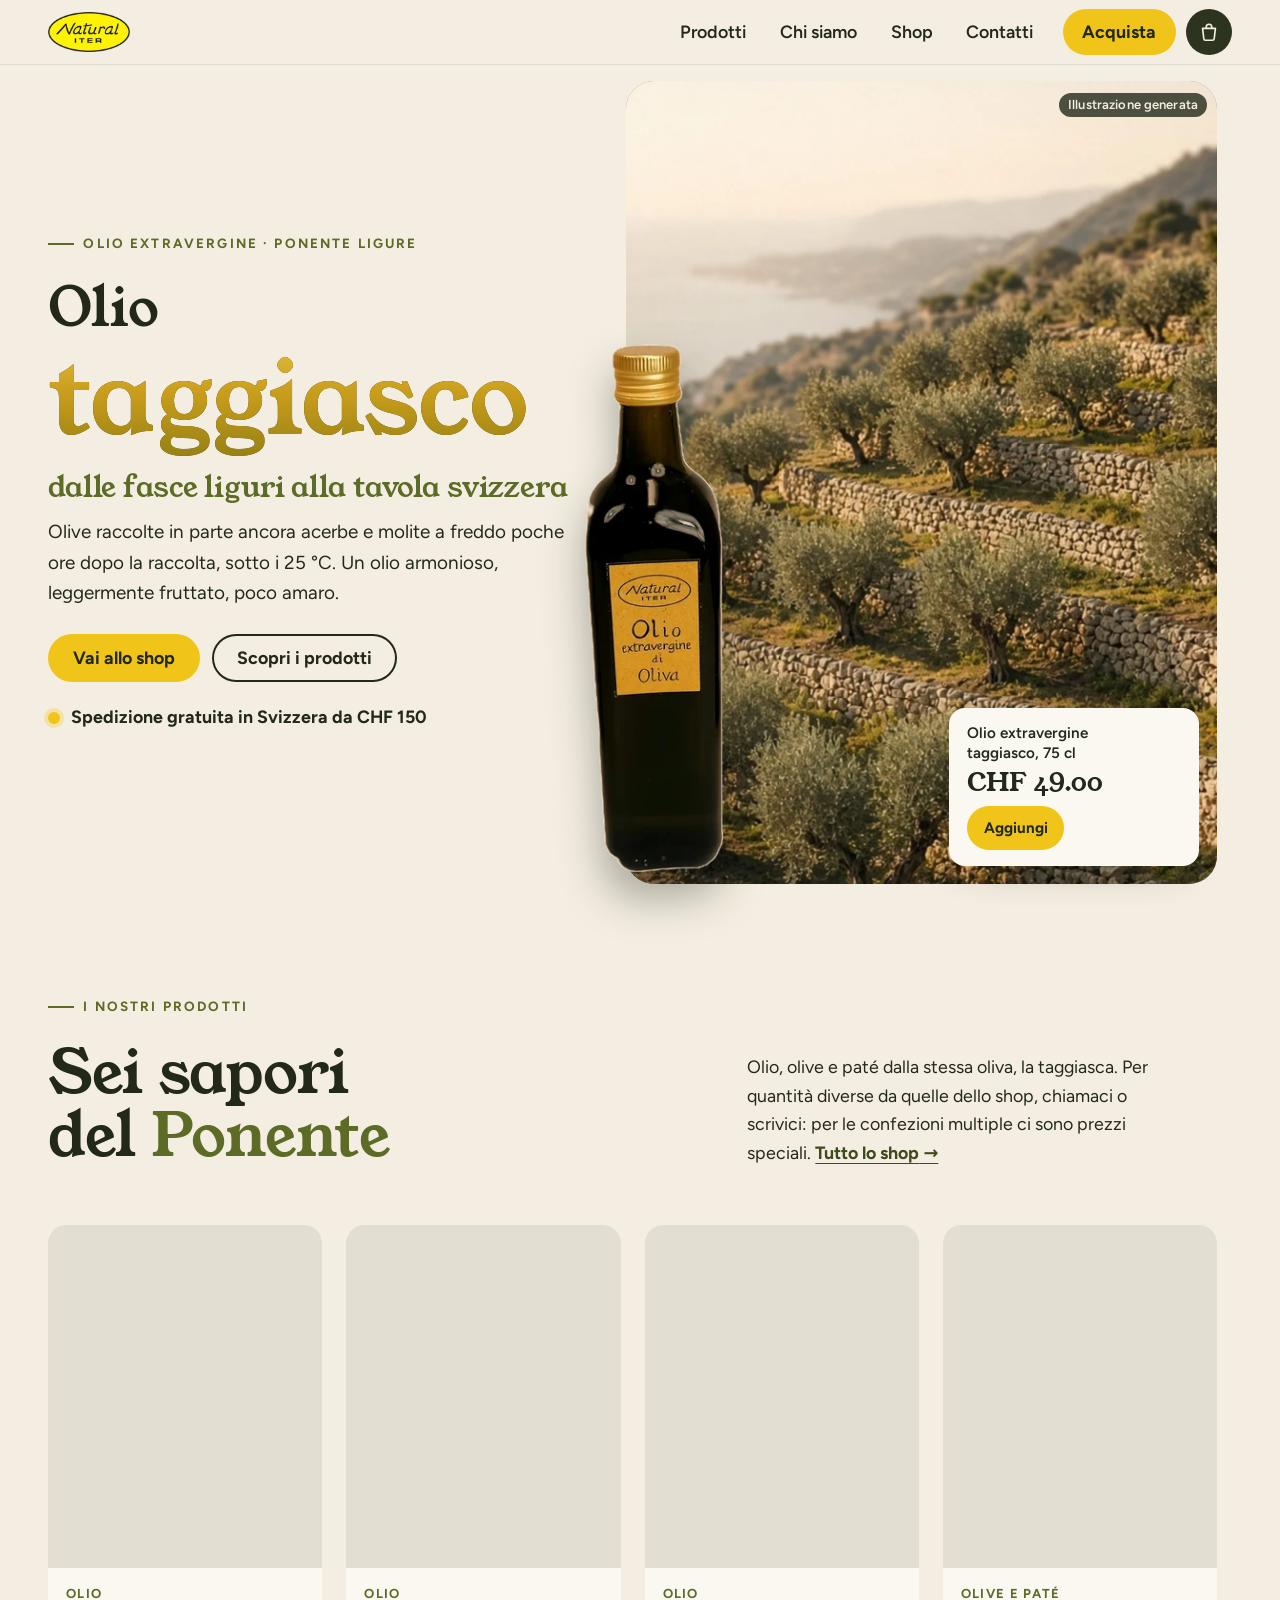
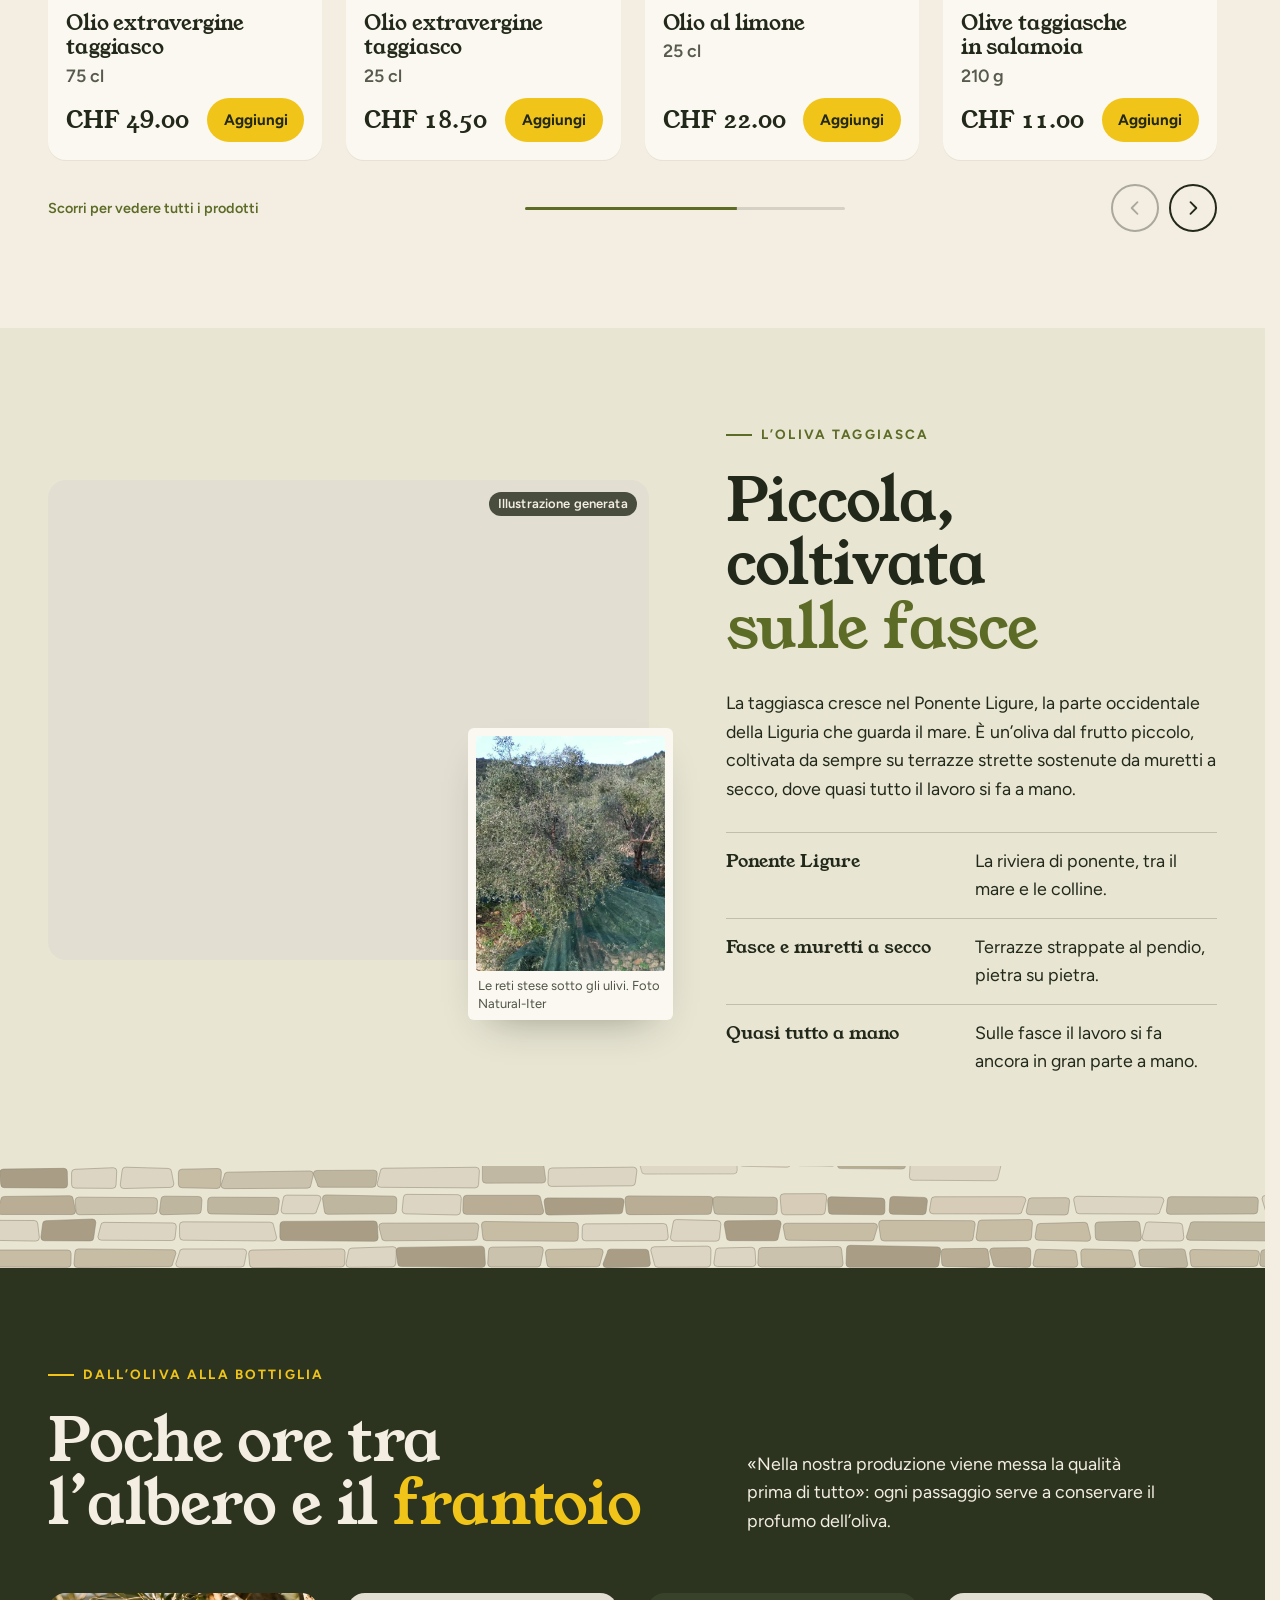
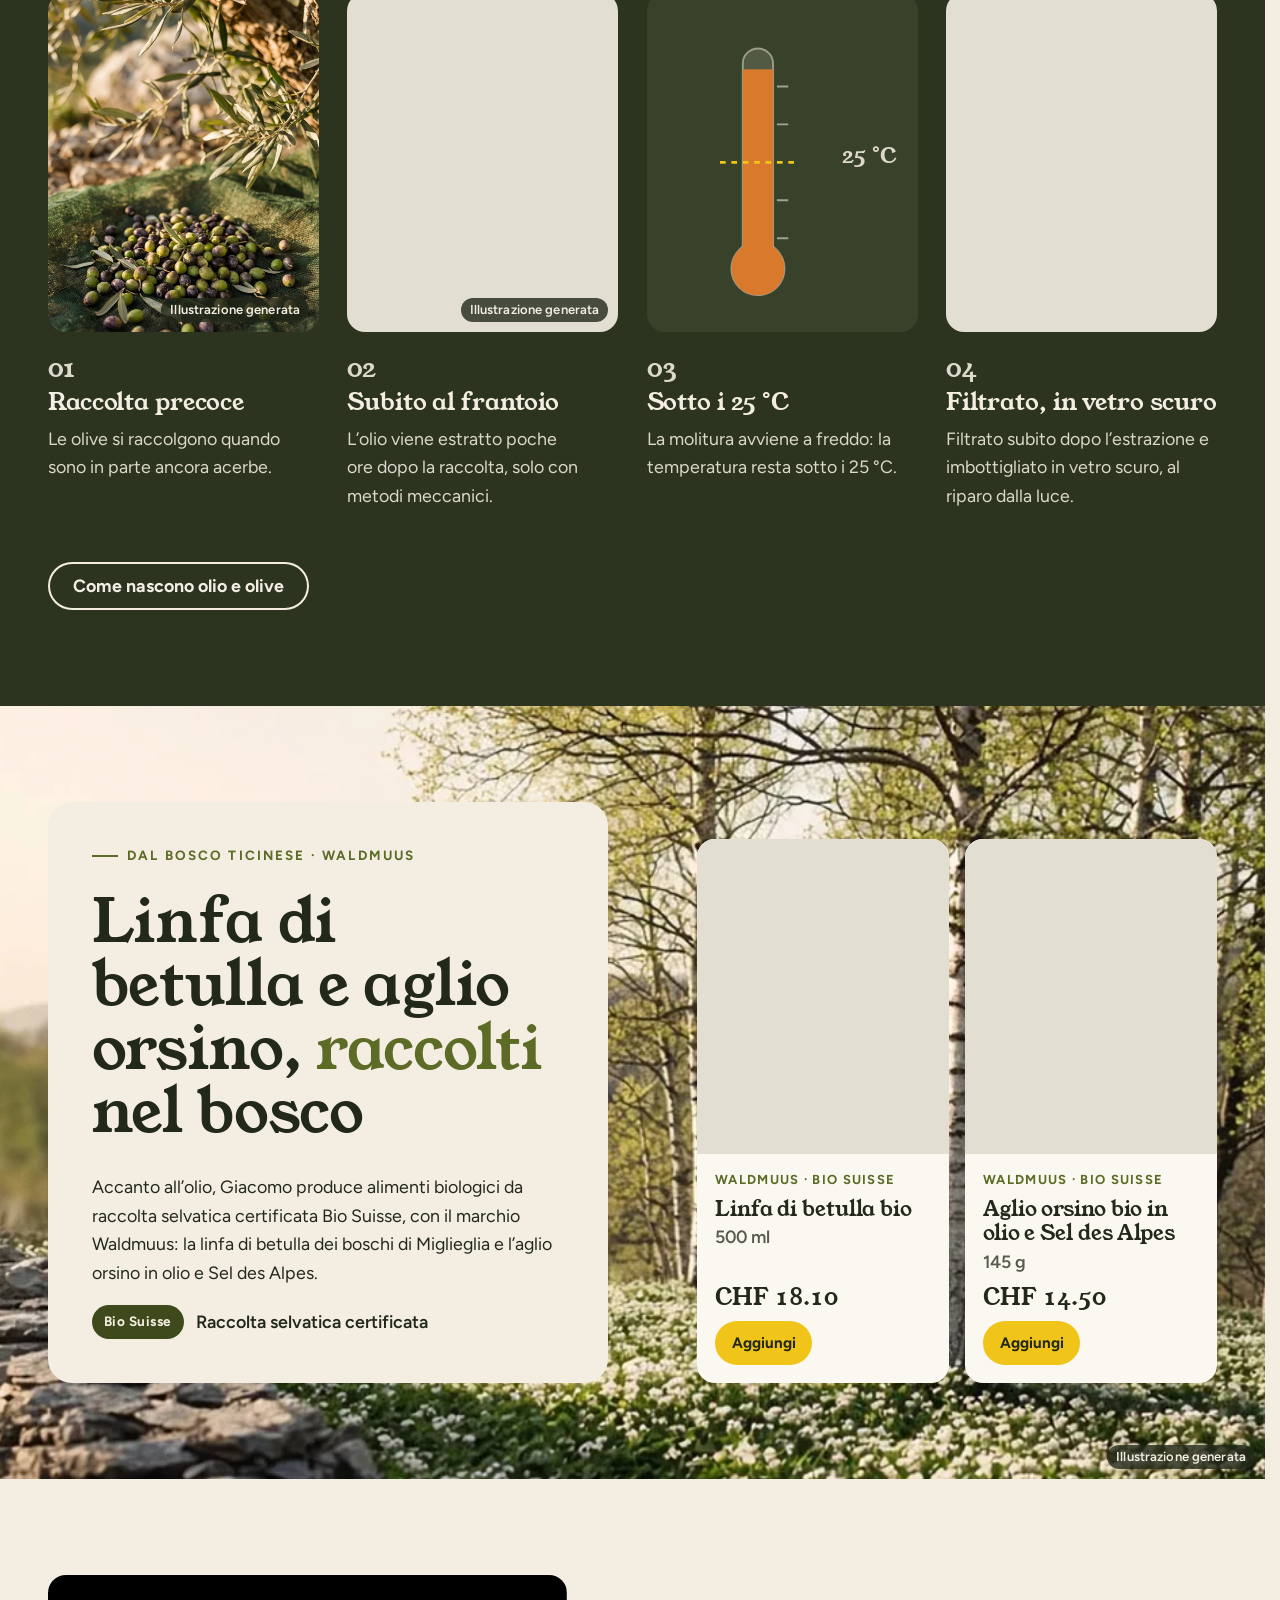
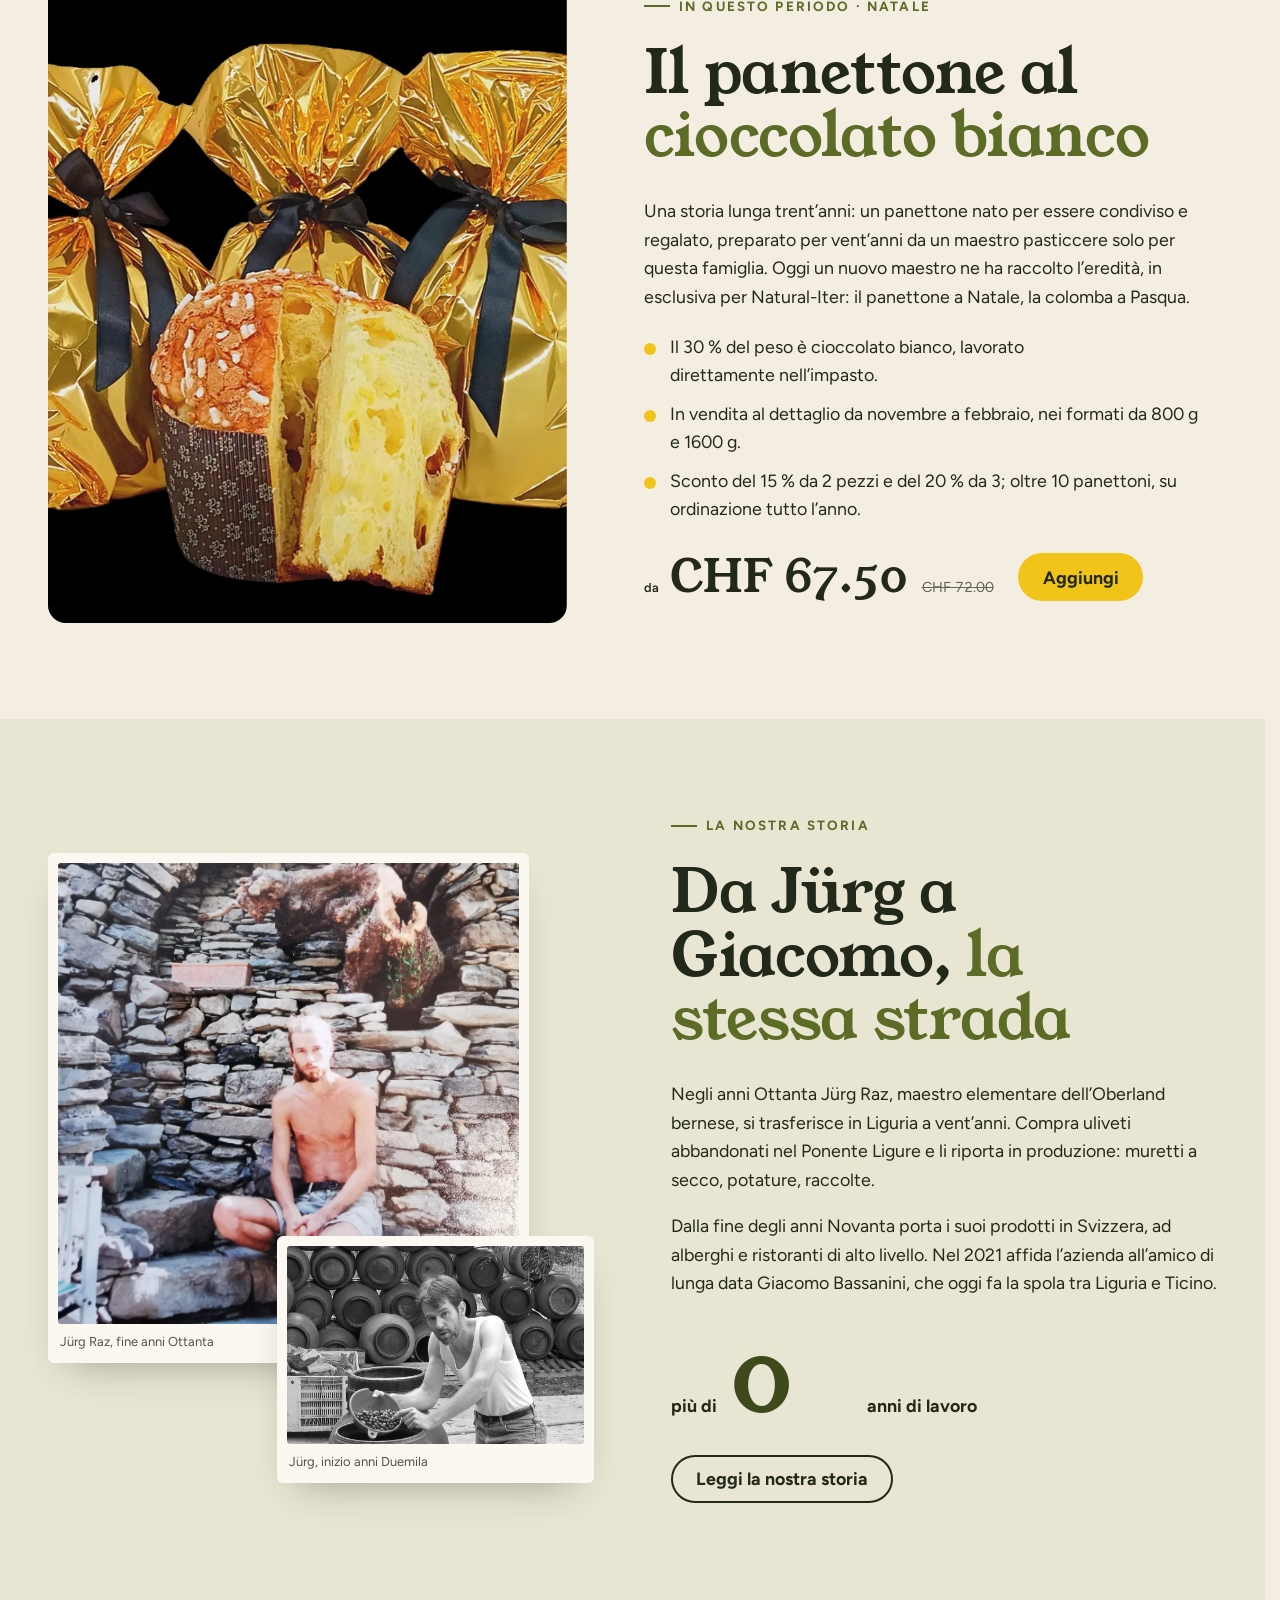
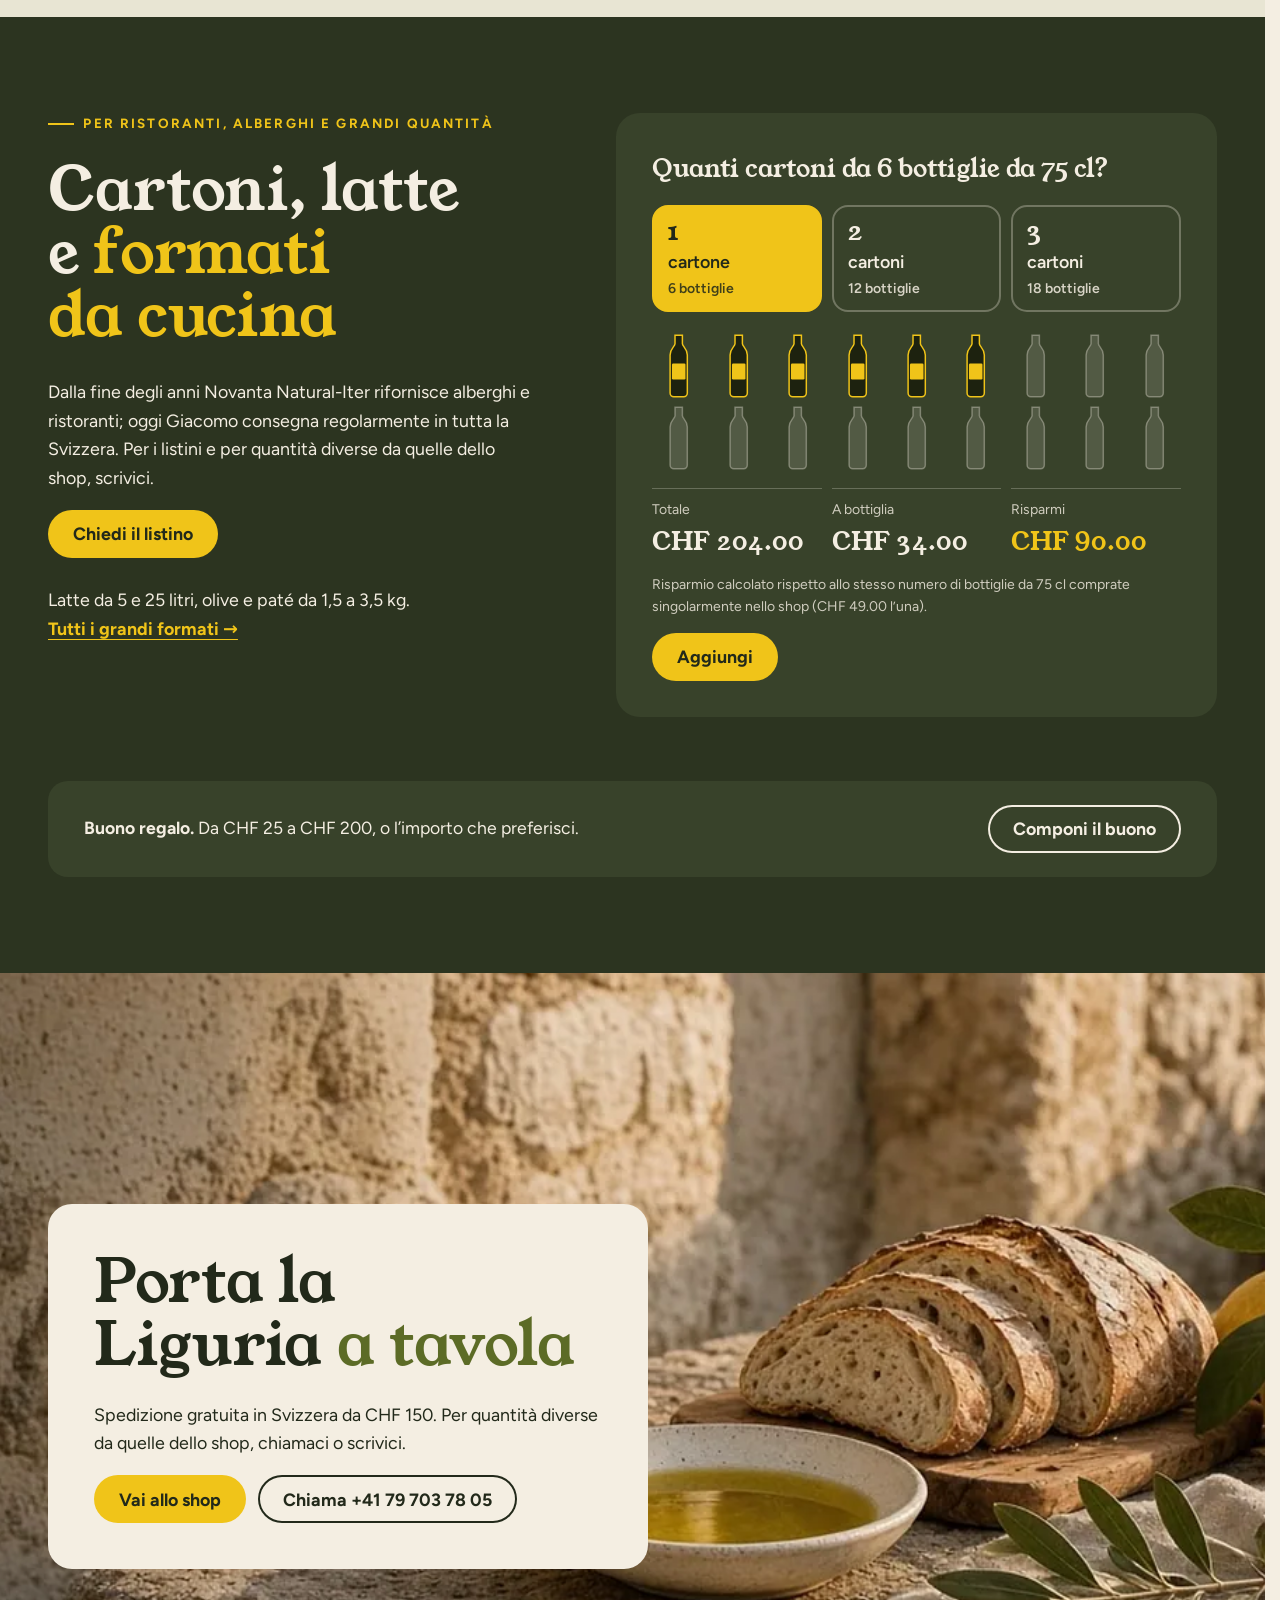
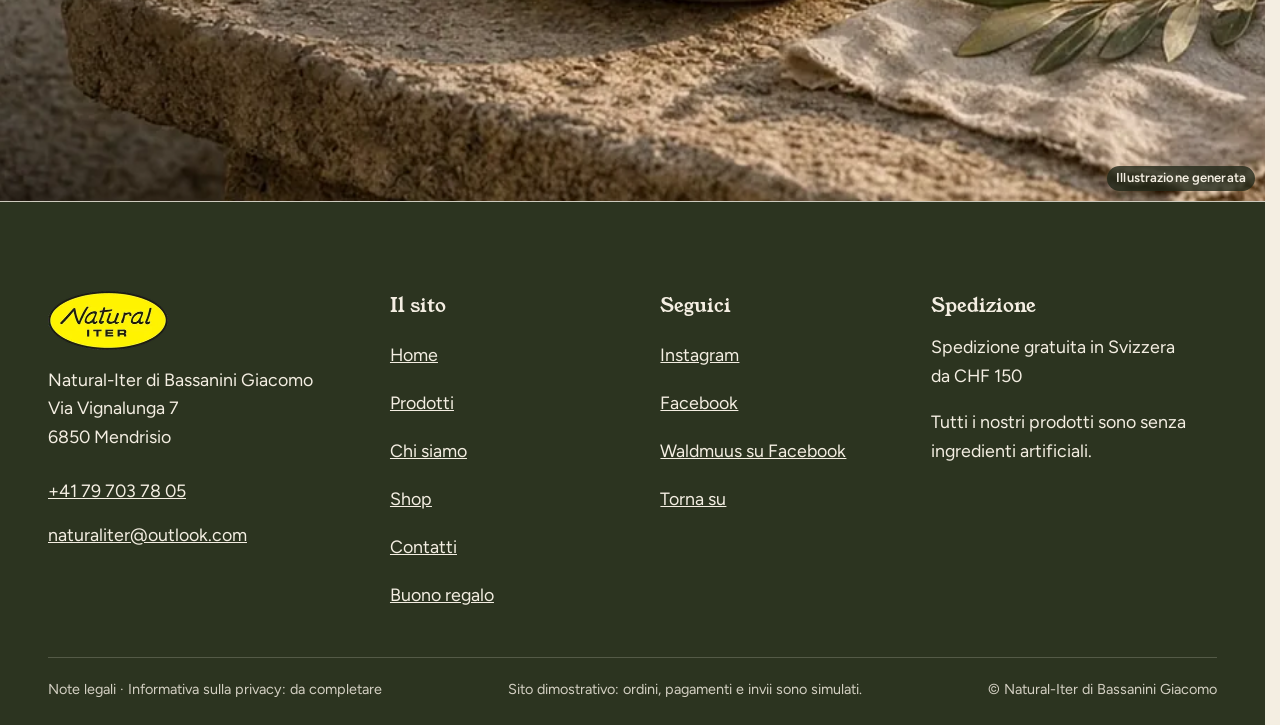
<file: index.html>
<!doctype html>
<html lang="it" data-v="2" data-pagina="accueil">
<head>
<meta charset="utf-8">
<meta name="viewport" content="width=device-width, initial-scale=1, viewport-fit=cover">
<title>Natural-Iter · Olio extravergine e olive taggiasche, Mendrisio</title>
<meta name="description" content="Olio extravergine taggiasco del Ponente Ligure, olive, paté e prodotti bio del bosco ticinese. Spedizione gratuita in Svizzera da CHF 150.">
<meta name="robots" content="noindex, nofollow">
<link rel="canonical" href="https://natural-iter-maquette.vercel.app/">
<style>:root{--fond:#f4eee2;--texte:#22291a;--voile-fond:#2c3420;--ouverture-fond:#2c3420;--menu-fond:#2c3420}:root { --entete-h: 72px; --barres-h: 0px; } html { background: var(--fond); color: var(--texte); scrollbar-gutter: stable; } body { margin: 0; background: var(--fond); } html.js:not(.secours):not([data-arrivee="retour"]) [data-anime] { opacity: 0; } html.js:not(.secours):not([data-arrivee="retour"]) [data-anime].vu { opacity: 1; } [data-voile] { position: fixed; inset: 0; z-index: 900; background: var(--voile-fond); transform: translateY(100%); visibility: hidden; pointer-events: none; } html[data-arrivee="voile"]:not(.voile-leve):not(.secours) [data-voile] { transform: none; visibility: visible; } html.secours [data-voile] { visibility: hidden !important; } .ouverture-panneau { position: fixed; inset: 0; z-index: 850; display: none; place-content: center; justify-items: center; background: var(--ouverture-fond, var(--voile-fond)); color: var(--fond); text-align: center; } html.js[data-arrivee="intro"]:not(.secours):not(.intro-finie) .ouverture-panneau { display: grid; } html.defilement-bloque, html.defilement-bloque body, html.js[data-arrivee="intro"]:not(.secours):not(.intro-finie), html.js[data-arrivee="intro"]:not(.secours):not(.intro-finie) body, html[data-arrivee="voile"]:not(.voile-leve):not(.secours), html[data-arrivee="voile"]:not(.voile-leve):not(.secours) body { overflow: hidden; } html.js[data-arrivee="intro"]:not(.secours):not(.intro-finie) { background-color: var(--ouverture-fond, var(--voile-fond)); } html[data-arrivee="voile"]:not(.voile-leve):not(.secours) { background-color: var(--voile-fond); }</style>
<script>(function () {
var d = document.documentElement, ss = null, ls = null;
try { ss = window.sessionStorage; ls = window.localStorage; } catch (e) {}
d.classList.add('js');
var nav = performance.getEntriesByType ? performance.getEntriesByType('navigation')[0] : null;
var type = nav ? nav.type : 'navigate';
var depart = null;
try { depart = JSON.parse(ss.getItem('socle:depart') || 'null'); ss.removeItem('socle:depart'); } catch (e) {}
if (depart && !(Date.now() - depart.t < 15000)) depart = null;
var mode = type === 'back_forward' ? 'retour' : type === 'reload' ? 'intro' : depart ? 'voile' : 'intro';
d.setAttribute('data-arrivee', mode);
if (mode === 'voile' && depart.couleur) d.style.setProperty('--voile-fond', depart.couleur);
if (type === 'reload' && 'scrollRestoration' in history) {
history.scrollRestoration = 'manual';
}
try {
var choisie = ls && ls.getItem('socle:langue');
var langue = (d.lang || '').slice(0, 2);
if (choisie && choisie !== langue && type === 'navigate' && !depart) {
var alt = document.querySelector('link[rel="alternate"][hreflang="' + choisie + '"]');
if (alt) location.replace(new URL(alt.href).pathname + location.search + location.hash);
}
} catch (e) {}
setTimeout(function () { if (!d.classList.contains('demarre')) d.classList.add('secours'); }, 2000);
})();</script>
<link rel="preload" href="/assets/fonts/young-serif-400.woff2" as="font" type="font/woff2" crossorigin>
<link rel="preload" href="/assets/fonts/figtree-400.woff2" as="font" type="font/woff2" crossorigin>
<link rel="stylesheet" href="/assets/css/socle.css?v=2">
<link rel="stylesheet" href="/assets/css/modules.css?v=2">
<link rel="stylesheet" href="/assets/css/site.css?v=2">
<link rel="modulepreload" href="/assets/js/site.js?v=2">
<link rel="modulepreload" href="/assets/js/socle/index.js?v=2">
<script src="/assets/vendor/gsap.min.js" defer></script>
<script src="/assets/vendor/ScrollTrigger.min.js" defer></script>
<script src="/assets/vendor/SplitText.min.js" defer></script>
<script type="module" src="/assets/js/site.js?v=2"></script>
<meta name="theme-color" content="#f4eee2">
<link rel="icon" href="/assets/images/favicon.png" type="image/png">
<link rel="apple-touch-icon" href="/assets/images/apple-touch-icon.png">
<meta property="og:type" content="website">
<meta property="og:site_name" content="Natural-Iter">
<meta property="og:locale" content="it_CH">
<meta property="og:title" content="Natural-Iter · Olio extravergine e olive taggiasche, Mendrisio">
<meta property="og:description" content="Olio extravergine taggiasco del Ponente Ligure, olive, paté e prodotti bio del bosco ticinese. Spedizione gratuita in Svizzera da CHF 150.">
<meta property="og:url" content="https://natural-iter-maquette.vercel.app/">
<meta property="og:image" content="https://natural-iter-maquette.vercel.app/assets/partage/accueil-it.jpg">
<meta property="og:image:width" content="1200">
<meta property="og:image:height" content="630">
<meta property="og:image:alt" content="Natural-Iter, olio taggiasco dalle fasce liguri alla tavola svizzera">
<meta name="twitter:card" content="summary_large_image">
<script type="application/ld+json">{"@context":"https://schema.org","@type":"Store","name":"Natural-Iter di Bassanini Giacomo","url":"https://natural-iter-maquette.vercel.app/","telephone":"+41797037805","email":"naturaliter@outlook.com","address":{"@type":"PostalAddress","streetAddress":"Via Vignalunga 7","postalCode":"6850","addressLocality":"Mendrisio","addressRegion":"TI","addressCountry":"CH"},"founder":"Jürg Raz","employee":{"@type":"Person","name":"Giacomo Bassanini"},"sameAs":["https://www.instagram.com/natural_iter/","https://www.facebook.com/profile.php?id=61551024487038"],"description":"Olio extravergine e olive taggiasche del Ponente Ligure; linfa di betulla e aglio orsino bio da raccolta selvatica certificata Bio Suisse (Waldmuus)."}</script>
</head>
<body id="haut">
<div data-voile data-forme="vague" aria-hidden="true"><svg class="voile-vague voile-vague--haut" viewBox="0 0 1440 120" preserveAspectRatio="none" aria-hidden="true"><path d="M0 120 C 240 20 480 20 720 70 S 1200 130 1440 40 V 120 H 0 Z"/></svg><svg class="voile-vague voile-vague--bas" viewBox="0 0 1440 120" preserveAspectRatio="none" aria-hidden="true"><path d="M0 0 C 240 100 480 100 720 50 S 1200 -10 1440 80 V 0 H 0 Z"/></svg><div class="voile-contenu"><img src="/assets/images/logo-240.webp" alt="" width="100" height="49"><span data-voile-libelle>Home</span></div></div>
<div class="ouverture-panneau" data-ouverture aria-hidden="true">
  <img class="ouverture-logo" src="/assets/images/logo-480.webp" alt="" width="180" height="88">
  <p class="ouverture-ligne">Olio e olive taggiasche · Mendrisio</p>
  <span class="goccia" data-ouverture-objet></span>
</div>
<a class="evitement" href="#contenu">Vai al contenuto</a>
<header data-entete>
  <div class="entete-rangee">
    <a class="entete-logo" href="/" data-libelle="Home" aria-label="Natural-Iter, Home" aria-current="page">
      <img src="/assets/images/logo-240.webp" alt="" width="82" height="40">
    </a>
    <nav data-nav aria-label="Navigazione principale">
      <ul><li><a href="/prodotti" data-libelle="Prodotti">Prodotti</a></li><li><a href="/chi-siamo" data-libelle="Chi siamo">Chi siamo</a></li><li><a href="/shop" data-libelle="Shop">Shop</a></li><li><a href="/contatti" data-libelle="Contatti">Contatti</a></li></ul>
    </nav>
    <div class="entete-actions">
      <a class="bouton bouton--entete" href="/shop" data-libelle="Shop">Acquista</a>
      <button type="button" class="carrello-bottone" data-panier-ouvrir data-envol-cible aria-label="Carrello"><span class="carrello-vaso" aria-hidden="true"><span class="carrello-olio"></span></span><svg viewBox="0 0 24 24" aria-hidden="true"><path d="M5 8h14l-1.3 11.1a2 2 0 0 1-2 1.9H8.3a2 2 0 0 1-2-1.9Z"/><path d="M9 8V6.5a3 3 0 0 1 6 0V8"/></svg><span class="pet-compte est-vide" data-panier-compte>0</span></button>
      <button type="button" data-menu-bouton aria-controls="menu" aria-expanded="false" data-libelle-ouvrir="Menu" data-libelle-fermer="Chiudi"><span data-libelle-bouton>Menu</span></button>
      <a class="menu-sansjs" href="#menu" data-menu-lien>Menu</a>
    </div>
  </div>
</header>
<script>/* Avant le premier affichage : rangées de la navigation (même règle que ajusterNav dans assets/js/socle/entete.js)
   et hauteur réelle de l'en-tête, pour que rien ne saute quand le JavaScript du site prend la main. */
(function () {
  var h = document.documentElement, u = document.querySelector('[data-nav] ul'), e = document.querySelector('[data-entete]');
  if (u) {
    var deborde = function () { return u.scrollWidth > u.clientWidth + 1; }, c = deborde();
    if (c && window.matchMedia('(min-width: 900px)').matches) {
      h.classList.add('nav-deux-rangees'); c = deborde();
      if (c) { h.classList.add('nav-deux-lignes'); var a = u.querySelector('a'); c = !a || u.getBoundingClientRect().height > a.getBoundingClientRect().height * 2.5; }
      if (c) h.classList.remove('nav-deux-rangees', 'nav-deux-lignes');
    }
    if (c) h.classList.add('nav-compacte');
  }
  if (e) h.style.setProperty('--entete-h', Math.round(e.getBoundingClientRect().height) + 'px');
})();</script>
<span id="menu-ferme" aria-hidden="true"></span>
<div id="menu" data-menu role="dialog" aria-modal="true" aria-label="Menu">
  <p class="menu-sansjs-fermer"><a href="#menu-ferme">Chiudi</a></p>
  <ul><li style="--i:0"><a href="/" class="menu-lien" data-libelle="Home" aria-current="page">Home</a></li><li style="--i:1"><a href="/prodotti" class="menu-lien" data-libelle="Prodotti">Prodotti</a></li><li style="--i:2"><a href="/chi-siamo" class="menu-lien" data-libelle="Chi siamo">Chi siamo</a></li><li style="--i:3"><a href="/shop" class="menu-lien" data-libelle="Shop">Shop</a></li><li style="--i:4"><a href="/contatti" class="menu-lien" data-libelle="Contatti">Contatti</a></li><li style="--i:5"><a href="/shop#buono-regalo" class="menu-lien menu-lien--piccolo" data-libelle="Shop">Buono regalo</a></li></ul>
  <p class="menu-contatti"><a class="bouton" href="tel:+41797037805">Chiama +41 79 703 78 05</a></p>
  <p class="menu-nota">Spedizione gratuita in Svizzera da CHF 150</p>
</div>
<main id="contenu" tabindex="-1">
<section class="apertura" id="inizio">
  <div class="apertura-testo">
    <p class="sopra" data-anime="gsap">Olio extravergine · Ponente Ligure</p>
    <h1 class="apertura-titolo">
      <span class="apertura-riga">Olio</span>
      <span class="olio-parola" data-iris-centre data-effet="olio-titolo" data-grille="typo fil" data-testo="taggiasco">taggiasco</span>
      <span class="apertura-sotto">dalle fasce liguri alla tavola svizzera</span>
    </h1>
    <p class="apertura-intro" data-anime="gsap">Olive raccolte in parte ancora acerbe e molite a freddo poche ore dopo la raccolta, sotto i 25 °C. Un olio armonioso, leggermente fruttato, poco amaro.</p>
    <div class="apertura-azioni" data-anime="gsap">
      <a href="/shop" class="bouton" data-libelle="Shop" data-action-principale data-survol="magnetique">Vai allo shop</a>
      <a href="/prodotti" class="bouton bouton--contour" data-libelle="Prodotti">Scopri i prodotti</a>
    </div>
    <p class="apertura-info" data-info-cle data-anime="gsap"><span class="punto-giallo" aria-hidden="true"></span>Spedizione gratuita in Svizzera da CHF 150</p>
  </div>
  <div class="apertura-scena">
    <figure class="media apertura-media" data-grok data-fx="parallaxe" data-fx-force="8" style="--cadrage:50% 50%">
  <picture><source media="(max-width: 760px) and (orientation: portrait)" srcset="/assets/images/grok/fasce-mobile-640.webp 640w, /assets/images/grok/fasce-mobile-1080.webp 1080w" sizes="(max-width: 760px) 100vw, 52vw">
    <img src="/assets/images/grok/fasce-1280.webp" srcset="/assets/images/grok/fasce-640.webp 640w, /assets/images/grok/fasce-1280.webp 1280w, /assets/images/grok/fasce-1920.webp 1920w" sizes="(max-width: 760px) 100vw, 52vw" alt="Fasce di ulivi sostenute da muretti a secco nel Ponente Ligure, il mare sullo sfondo" width="1280" height="1600" fetchpriority="high" loading="eager" decoding="async">
  </picture><figcaption class="mention-ia">Illustrazione generata</figcaption>
</figure>
    <figure class="apertura-bottiglia" data-superpose data-anime="gsap">
      <img src="/assets/images/bottiglia-75-900.webp" srcset="/assets/images/bottiglia-75-560.webp 243w, /assets/images/bottiglia-75-900.webp 389w, /assets/images/bottiglia-75-1300.webp 562w" sizes="(max-width: 760px) 30vw, 13vw" alt="Bottiglia da 75 cl di olio extravergine Natural-Iter" width="389" height="1440" fetchpriority="high" decoding="async">
    </figure>
    <div class="cartellino" data-superpose data-anime="gsap" data-panier-produit>
      <p class="cartellino-nome">Olio extravergine taggiasco, 75 cl</p>
      <p class="cartellino-prezzo" data-prix>CHF 49.00</p>
      <button type="button" class="bouton bouton--piccolo" data-panier-ajouter="olio-75" data-nom="Olio extravergine taggiasco 75 cl" data-prix="49" data-image="/assets/images/olio-75-800.webp" aria-label="Aggiungi Olio extravergine taggiasco 75 cl">Aggiungi</button>
    </div>
  </div>
</section>
<section class="sezione vetrina" id="prodotti">
  <div class="conteneur sezione-testa">
    <div>
      <p class="sopra" data-anime>I nostri prodotti</p>
      <h2 data-anime="lignes">Sei sapori del <em>Ponente</em></h2>
    </div>
    <p class="sezione-testa-lato" data-anime>Olio, olive e paté dalla stessa oliva, la taggiasca. Per quantità diverse da quelle dello shop, chiamaci o scrivici: per le confezioni multiple ci sono prezzi speciali. <a href="/shop" class="freccia" data-libelle="Shop">Tutto lo shop</a></p>
  </div>
  <div class="conteneur vetrina-griglia" data-anime="cascade" data-scorri data-vetrina tabindex="0" role="region" aria-label="Prodotti in evidenza, scorrimento orizzontale">
    <article class="prodotto " id="p-olio-75" data-panier-produit data-categoria="olio" data-prezzo="49" data-nome="Olio extravergine taggiasco 75 cl">
  <figure class="media prodotto-media" style="--cadrage:50% 50%">
  <picture>
    <img src="/assets/images/olio-75-1600.webp" srcset="/assets/images/olio-75-800.webp 800w, /assets/images/olio-75-1600.webp 1600w" sizes="(max-width: 760px) 76vw, 24vw" alt="Bottiglia di olio extravergine taggiasco da 75 cl" width="1600" height="2001" loading="lazy" decoding="async">
  </picture>
</figure>
  <div class="prodotto-testo">
    <p class="prodotto-sopra"><span>Olio</span></p>
    <h3 class="prodotto-nome">Olio extravergine taggiasco</h3>
    <p class="prodotto-formato">75 cl</p>
    <div class="prodotto-riga">
      <p class="prodotto-prezzo" data-prix>CHF 49.00</p>
      <button type="button" class="bouton bouton--aggiungi" data-panier-ajouter="olio-75" data-nom="Olio extravergine taggiasco 75 cl" data-prix="49" aria-label="Aggiungi Olio extravergine taggiasco 75 cl">Aggiungi</button>
    </div>
  </div>
</article><article class="prodotto " id="p-olio-25" data-panier-produit data-categoria="olio" data-prezzo="18.5" data-nome="Olio extravergine taggiasco 25 cl">
  <figure class="media prodotto-media" style="--cadrage:50% 50%">
  <picture>
    <img src="/assets/images/olio-25-1600.webp" srcset="/assets/images/olio-25-800.webp 800w, /assets/images/olio-25-1600.webp 1600w" sizes="(max-width: 760px) 76vw, 24vw" alt="Bottiglia di olio extravergine taggiasco da 25 cl" width="1600" height="2001" loading="lazy" decoding="async">
  </picture>
</figure>
  <div class="prodotto-testo">
    <p class="prodotto-sopra"><span>Olio</span></p>
    <h3 class="prodotto-nome">Olio extravergine taggiasco</h3>
    <p class="prodotto-formato">25 cl</p>
    <div class="prodotto-riga">
      <p class="prodotto-prezzo" data-prix>CHF 18.50</p>
      <button type="button" class="bouton bouton--aggiungi" data-panier-ajouter="olio-25" data-nom="Olio extravergine taggiasco 25 cl" data-prix="18.5" aria-label="Aggiungi Olio extravergine taggiasco 25 cl">Aggiungi</button>
    </div>
  </div>
</article><article class="prodotto " id="p-olio-limone" data-panier-produit data-categoria="olio" data-prezzo="22" data-nome="Olio al limone 25 cl">
  <figure class="media prodotto-media" style="--cadrage:50% 50%">
  <picture>
    <img src="/assets/images/olio-limone-800.webp" srcset="/assets/images/olio-limone-800.webp 800w" sizes="(max-width: 760px) 76vw, 24vw" alt="Olio al limone da 25 cl con limoni freschi" width="800" height="1000" loading="lazy" decoding="async">
  </picture>
</figure>
  <div class="prodotto-testo">
    <p class="prodotto-sopra"><span>Olio</span></p>
    <h3 class="prodotto-nome">Olio al limone</h3>
    <p class="prodotto-formato">25 cl</p>
    <div class="prodotto-riga">
      <p class="prodotto-prezzo" data-prix>CHF 22.00</p>
      <button type="button" class="bouton bouton--aggiungi" data-panier-ajouter="olio-limone" data-nom="Olio al limone 25 cl" data-prix="22" aria-label="Aggiungi Olio al limone 25 cl">Aggiungi</button>
    </div>
  </div>
</article><article class="prodotto " id="p-olive-salamoia" data-panier-produit data-categoria="olive" data-prezzo="11" data-nome="Olive taggiasche in salamoia 210 g">
  <figure class="media prodotto-media" style="--cadrage:50% 50%">
  <picture>
    <img src="/assets/images/olive-salamoia-800.webp" srcset="/assets/images/olive-salamoia-800.webp 800w" sizes="(max-width: 760px) 76vw, 24vw" alt="Vasetto di olive taggiasche in salamoia" width="800" height="1000" loading="lazy" decoding="async">
  </picture>
</figure>
  <div class="prodotto-testo">
    <p class="prodotto-sopra"><span>Olive e paté</span></p>
    <h3 class="prodotto-nome">Olive taggiasche in salamoia</h3>
    <p class="prodotto-formato">210 g</p>
    <div class="prodotto-riga">
      <p class="prodotto-prezzo" data-prix>CHF 11.00</p>
      <button type="button" class="bouton bouton--aggiungi" data-panier-ajouter="olive-salamoia" data-nom="Olive taggiasche in salamoia 210 g" data-prix="11" aria-label="Aggiungi Olive taggiasche in salamoia 210 g">Aggiungi</button>
    </div>
  </div>
</article><article class="prodotto " id="p-olive-snocciolate" data-panier-produit data-categoria="olive" data-prezzo="15" data-nome="Olive taggiasche snocciolate in olio 180 g">
  <figure class="media prodotto-media" style="--cadrage:50% 50%">
  <picture>
    <img src="/assets/images/olive-snocciolate-800.webp" srcset="/assets/images/olive-snocciolate-800.webp 800w" sizes="(max-width: 760px) 76vw, 24vw" alt="Vasetto di olive taggiasche snocciolate in olio" width="800" height="1000" loading="lazy" decoding="async">
  </picture>
</figure>
  <div class="prodotto-testo">
    <p class="prodotto-sopra"><span>Olive e paté</span></p>
    <h3 class="prodotto-nome">Olive taggiasche snocciolate in olio</h3>
    <p class="prodotto-formato">180 g</p>
    <div class="prodotto-riga">
      <p class="prodotto-prezzo" data-prix>CHF 15.00</p>
      <button type="button" class="bouton bouton--aggiungi" data-panier-ajouter="olive-snocciolate" data-nom="Olive taggiasche snocciolate in olio 180 g" data-prix="15" aria-label="Aggiungi Olive taggiasche snocciolate in olio 180 g">Aggiungi</button>
    </div>
  </div>
</article><article class="prodotto " id="p-pate" data-panier-produit data-categoria="olive" data-prezzo="8.5" data-nome="Paté di olive taggiasche 90 g">
  <figure class="media prodotto-media" style="--cadrage:50% 50%">
  <picture>
    <img src="/assets/images/pate-800.webp" srcset="/assets/images/pate-800.webp 800w" sizes="(max-width: 760px) 76vw, 24vw" alt="Paté di olive taggiasche spalmato sul pane" width="800" height="1000" loading="lazy" decoding="async">
  </picture>
</figure>
  <div class="prodotto-testo">
    <p class="prodotto-sopra"><span>Olive e paté</span></p>
    <h3 class="prodotto-nome">Paté di olive taggiasche</h3>
    <p class="prodotto-formato">90 g</p>
    <div class="prodotto-riga">
      <p class="prodotto-prezzo" data-prix>CHF 8.50</p>
      <button type="button" class="bouton bouton--aggiungi" data-panier-ajouter="pate" data-nom="Paté di olive taggiasche 90 g" data-prix="8.5" aria-label="Aggiungi Paté di olive taggiasche 90 g">Aggiungi</button>
    </div>
  </div>
</article>
  </div>
  <div class="conteneur vetrina-comandi">
    <p class="scorri-nota" aria-hidden="true">Scorri per vedere tutti i prodotti</p>
    <div class="vetrina-avanzamento" aria-hidden="true"><span></span></div>
    <div class="vetrina-frecce">
      <button type="button" data-vetrina-prec aria-label="Prodotti precedenti"><svg viewBox="0 0 24 24" aria-hidden="true"><path d="M15 5l-7 7 7 7"/></svg></button>
      <button type="button" data-vetrina-succ aria-label="Prodotti successivi"><svg viewBox="0 0 24 24" aria-hidden="true"><path d="M9 5l7 7-7 7"/></svg></button>
    </div>
  </div>
</section>
<section class="sezione taggiasca fondo-salvia" id="taggiasca">
  <div class="conteneur taggiasca-griglia">
    <div class="taggiasca-immagini">
      <figure class="media taggiasca-media" data-grok data-fx="zoom" style="--cadrage:50% 50%">
  <picture><source media="(max-width: 760px) and (orientation: portrait)" srcset="/assets/images/grok/muretto-mobile-640.webp 640w, /assets/images/grok/muretto-mobile-1080.webp 1080w" sizes="(max-width: 760px) 100vw, 55vw">
    <img src="/assets/images/grok/muretto-1280.webp" srcset="/assets/images/grok/muretto-640.webp 640w, /assets/images/grok/muretto-1280.webp 1280w, /assets/images/grok/muretto-1920.webp 1920w" sizes="(max-width: 760px) 100vw, 55vw" alt="Muretto a secco e vecchio ulivo su una fascia ligure" width="1280" height="720" loading="lazy" decoding="async">
  </picture><figcaption class="mention-ia">Illustrazione generata</figcaption>
</figure>
      <figure class="media taggiasca-reale" data-superpose data-fx="vitesse" data-fx-force="2" style="--cadrage:50% 50%">
  <picture>
    <img src="/assets/images/uliveto-reti-800.webp" srcset="/assets/images/uliveto-reti-640.webp 640w, /assets/images/uliveto-reti-800.webp 800w" sizes="(max-width: 760px) 40vw, 16vw" alt="Uliveto con le reti di raccolta stese sotto gli alberi" width="800" height="1000" loading="lazy" decoding="async">
  </picture><figcaption class="media-legende">Le reti stese sotto gli ulivi. Foto Natural-Iter</figcaption>
</figure>
    </div>
    <div class="taggiasca-testo">
      <p class="sopra" data-anime>L’oliva taggiasca</p>
      <h2 data-anime="lignes">Piccola, coltivata <em>sulle fasce</em></h2>
      <p data-anime>La taggiasca cresce nel Ponente Ligure, la parte occidentale della Liguria che guarda il mare. È un’oliva dal frutto piccolo, coltivata da sempre su terrazze strette sostenute da muretti a secco, dove quasi tutto il lavoro si fa a mano.</p>
      <ul class="fatti" data-anime="cascade">
        <li><strong>Ponente Ligure</strong><span>La riviera di ponente, tra il mare e le colline.</span></li>
        <li><strong>Fasce e muretti a secco</strong><span>Terrazze strappate al pendio, pietra su pietra.</span></li>
        <li><strong>Quasi tutto a mano</strong><span>Sulle fasce il lavoro si fa ancora in gran parte a mano.</span></li>
      </ul>
    </div>
  </div>
  <div class="muretto-fascia" data-effet="muretto"><svg class="muretto" viewBox="0 0 1440 120" preserveAspectRatio="xMidYMax slice" aria-hidden="true" focusable="false"><path class="pietra" d="M3.7 7.0 L72.6 6.1 Q76.6 6.1 76.6 10.1 L76.9 24.5 Q76.9 28.5 72.9 28.5 L4.9 28.1 Q0.9 28.1 0.9 24.1 L-0.3 11.0 Q-0.3 7.0 3.7 7.0 Z" fill="#a99e85" style="--x:0.027;--r:3"/><path class="pietra" d="M85.5 7.2 L128.9 5.4 Q132.9 5.4 132.9 9.4 L132.1 24.9 Q132.1 28.9 128.1 28.9 L85.5 28.6 Q81.5 28.6 81.5 24.6 L81.5 11.2 Q81.5 7.2 85.5 7.2 Z" fill="#ddd5c3" style="--x:0.074;--r:3"/><path class="pietra" d="M143.0 4.8 L191.3 6.2 Q195.3 6.2 195.3 10.2 L197.9 23.8 Q197.9 27.8 193.9 27.8 L140.9 29.1 Q136.9 29.1 136.9 25.1 L139.0 8.8 Q139.0 4.8 143.0 4.8 Z" fill="#ddd5c3" style="--x:0.116;--r:3"/><path class="pietra" d="M207.1 7.1 L248.0 6.3 Q252.0 6.3 252.0 10.3 L251.1 25.0 Q251.1 29.0 247.1 29.0 L207.1 28.2 Q203.1 28.2 203.1 24.2 L203.1 11.1 Q203.1 7.1 207.1 7.1 Z" fill="#c7bca4" style="--x:0.157;--r:3"/><path class="pietra" d="M259.2 10.5 L352.7 9.1 Q356.7 9.1 356.7 13.1 L354.0 24.7 Q354.0 28.7 350.0 28.7 L255.6 29.2 Q251.6 29.2 251.6 25.2 L255.2 14.5 Q255.2 10.5 259.2 10.5 Z" fill="#cbc2ad" style="--x:0.212;--r:3"/><path class="pietra" d="M360.7 9.3 L425.5 9.0 Q429.5 9.0 429.5 13.0 L428.1 24.5 Q428.1 28.5 424.1 28.5 L365.0 28.4 Q361.0 28.4 361.0 24.4 L356.7 13.3 Q356.7 9.3 360.7 9.3 Z" fill="#bfb6a0" style="--x:0.273;--r:3"/><path class="pietra" d="M436.8 6.6 L541.7 5.5 Q545.7 5.5 545.7 9.5 L544.8 25.0 Q544.8 29.0 540.8 29.0 L433.3 28.3 Q429.3 28.3 429.3 24.3 L432.8 10.6 Q432.8 6.6 436.8 6.6 Z" fill="#ddd5c3" style="--x:0.340;--r:3"/><path class="pietra" d="M553.1 6.6 L615.3 7.0 Q619.3 7.0 619.3 11.0 L621.2 25.1 Q621.2 29.1 617.2 29.1 L553.1 29.2 Q549.1 29.2 549.1 25.2 L549.1 10.6 Q549.1 6.6 553.1 6.6 Z" fill="#bfb6a0" style="--x:0.407;--r:3"/><path class="pietra" d="M628.3 8.2 L721.0 7.3 Q725.0 7.3 725.0 11.3 L723.3 24.5 Q723.3 28.5 719.3 28.5 L627.7 29.2 Q623.7 29.2 623.7 25.2 L624.3 12.2 Q624.3 8.2 628.3 8.2 Z" fill="#ddd5c3" style="--x:0.468;--r:3"/><path class="pietra" d="M730.5 6.4 L834.6 4.7 Q838.6 4.7 838.6 8.7 L839.2 24.3 Q839.2 28.3 835.2 28.3 L734.1 28.5 Q730.1 28.5 730.1 24.5 L726.5 10.4 Q726.5 6.4 730.5 6.4 Z" fill="#ddd5c3" style="--x:0.544;--r:3"/><path class="pietra" d="M847.1 5.9 L895.5 5.6 Q899.5 5.6 899.5 9.6 L899.9 25.0 Q899.9 29.0 895.9 29.0 L845.3 27.8 Q841.3 27.8 841.3 23.8 L843.1 9.9 Q843.1 5.9 847.1 5.9 Z" fill="#d6ccb7" style="--x:0.605;--r:3"/><path class="pietra" d="M907.7 8.1 L944.2 7.6 Q948.2 7.6 948.2 11.6 L951.6 24.5 Q951.6 28.5 947.6 28.5 L910.0 28.0 Q906.0 28.0 906.0 24.0 L903.7 12.1 Q903.7 8.1 907.7 8.1 Z" fill="#a99e85" style="--x:0.644;--r:3"/><path class="pietra" d="M956.0 5.7 L1028.4 5.6 Q1032.4 5.6 1032.4 9.6 L1030.8 24.5 Q1030.8 28.5 1026.8 28.5 L957.2 27.9 Q953.2 27.9 953.2 23.9 L952.0 9.7 Q952.0 5.7 956.0 5.7 Z" fill="#a99e85" style="--x:0.689;--r:3"/><path class="pietra" d="M1040.1 6.3 L1135.6 6.7 Q1139.6 6.7 1139.6 10.7 L1136.2 24.6 Q1136.2 28.6 1132.2 28.6 L1039.2 28.0 Q1035.2 28.0 1035.2 24.0 L1036.1 10.3 Q1036.1 6.3 1040.1 6.3 Z" fill="#ddd5c3" style="--x:0.755;--r:3"/><path class="pietra" d="M1144.5 7.3 L1250.1 7.0 Q1254.1 7.0 1254.1 11.0 L1251.1 24.2 Q1251.1 28.2 1247.1 28.2 L1144.9 28.2 Q1140.9 28.2 1140.9 24.2 L1140.5 11.3 Q1140.5 7.3 1144.5 7.3 Z" fill="#bfb6a0" style="--x:0.831;--r:3"/><path class="pietra" d="M1260.0 7.3 L1345.3 7.9 Q1349.3 7.9 1349.3 11.9 L1347.1 24.9 Q1347.1 28.9 1343.1 28.9 L1261.8 27.8 Q1257.8 27.8 1257.8 23.8 L1256.0 11.3 Q1256.0 7.3 1260.0 7.3 Z" fill="#cbc2ad" style="--x:0.905;--r:3"/><path class="pietra" d="M1355.1 8.4 L1429.9 8.6 Q1433.9 8.6 1433.9 12.6 L1430.3 24.0 Q1430.3 28.0 1426.3 28.0 L1356.9 28.5 Q1352.9 28.5 1352.9 24.5 L1351.1 12.4 Q1351.1 8.4 1355.1 8.4 Z" fill="#bfb6a0" style="--x:0.967;--r:3"/><path class="pietra" d="M1438.0 7.0 L1529.7 8.1 Q1533.7 8.1 1533.7 12.1 L1532.2 23.9 Q1532.2 27.9 1528.2 27.9 L1439.4 29.2 Q1435.4 29.2 1435.4 25.2 L1434.0 11.0 Q1434.0 7.0 1438.0 7.0 Z" fill="#cbc2ad" style="--x:1.031;--r:3"/><path class="pietra" d="M4.9 38.1 L79.3 37.3 Q83.3 37.3 83.3 41.3 L86.0 54.7 Q86.0 58.7 82.0 58.7 L1.3 58.6 Q-2.7 58.6 -2.7 54.6 L0.9 42.1 Q0.9 38.1 4.9 38.1 Z" fill="#b9ae95" style="--x:0.029;--r:2"/><path class="pietra" d="M89.6 38.9 L175.3 39.5 Q179.3 39.5 179.3 43.5 L178.8 54.0 Q178.8 58.0 174.8 58.0 L90.5 58.9 Q86.5 58.9 86.5 54.9 L85.6 42.9 Q85.6 38.9 89.6 38.9 Z" fill="#cbc2ad" style="--x:0.092;--r:2"/><path class="pietra" d="M187.2 37.8 L225.9 38.1 Q229.9 38.1 229.9 42.1 L229.1 53.9 Q229.1 57.9 225.1 57.9 L185.6 58.9 Q181.6 58.9 181.6 54.9 L183.2 41.8 Q183.2 37.8 187.2 37.8 Z" fill="#bfb6a0" style="--x:0.143;--r:2"/><path class="pietra" d="M240.5 38.9 L314.0 39.2 Q318.0 39.2 318.0 43.2 L316.7 54.8 Q316.7 58.8 312.7 58.8 L240.3 58.0 Q236.3 58.0 236.3 54.0 L236.5 42.9 Q236.5 38.9 240.5 38.9 Z" fill="#bfb6a0" style="--x:0.191;--r:2"/><path class="pietra" d="M326.4 36.6 L361.4 36.8 Q365.4 36.8 365.4 40.8 L360.7 53.8 Q360.7 57.8 356.7 57.8 L324.0 57.8 Q320.0 57.8 320.0 53.8 L322.4 40.6 Q322.4 36.6 326.4 36.6 Z" fill="#ddd5c3" style="--x:0.237;--r:2"/><path class="pietra" d="M371.1 36.4 L447.7 37.8 Q451.7 37.8 451.7 41.8 L451.3 53.8 Q451.3 57.8 447.3 57.8 L373.2 58.4 Q369.2 58.4 369.2 54.4 L367.1 40.4 Q367.1 36.4 371.1 36.4 Z" fill="#bfb6a0" style="--x:0.285;--r:2"/><path class="pietra" d="M463.2 35.7 L521.1 36.1 Q525.1 36.1 525.1 40.1 L524.2 55.2 Q524.2 59.2 520.2 59.2 L461.8 57.9 Q457.8 57.9 457.8 53.9 L459.2 39.7 Q459.2 35.7 463.2 35.7 Z" fill="#ddd5c3" style="--x:0.341;--r:2"/><path class="pietra" d="M531.3 36.8 L611.5 36.8 Q615.5 36.8 615.5 40.8 L618.9 54.8 Q618.9 58.8 614.9 58.8 L530.9 58.5 Q526.9 58.5 526.9 54.5 L527.3 40.8 Q527.3 36.8 531.3 36.8 Z" fill="#b9ae95" style="--x:0.398;--r:2"/><path class="pietra" d="M623.4 39.8 L706.4 40.1 Q710.4 40.1 710.4 44.1 L708.9 53.9 Q708.9 57.9 704.9 57.9 L624.9 59.2 Q620.9 59.2 620.9 55.2 L619.4 43.8 Q619.4 39.8 623.4 39.8 Z" fill="#a99e85" style="--x:0.462;--r:2"/><path class="pietra" d="M715.5 37.5 L807.8 38.1 Q811.8 38.1 811.8 42.1 L809.9 54.5 Q809.9 58.5 805.9 58.5 L716.6 58.8 Q712.6 58.8 712.6 54.8 L711.5 41.5 Q711.5 37.5 715.5 37.5 Z" fill="#b9ae95" style="--x:0.528;--r:2"/><path class="pietra" d="M815.5 38.4 L880.9 39.0 Q884.9 39.0 884.9 43.0 L884.6 54.9 Q884.6 58.9 880.6 58.9 L816.7 58.4 Q812.7 58.4 812.7 54.4 L811.5 42.4 Q811.5 38.4 815.5 38.4 Z" fill="#bfb6a0" style="--x:0.589;--r:2"/><path class="pietra" d="M892.1 35.1 L937.1 34.9 Q941.1 34.9 941.1 38.9 L939.4 54.8 Q939.4 58.8 935.4 58.8 L893.4 59.0 Q889.4 59.0 889.4 55.0 L888.1 39.1 Q888.1 35.1 892.1 35.1 Z" fill="#d6ccb7" style="--x:0.635;--r:2"/><path class="pietra" d="M946.2 38.5 L1003.3 40.0 Q1007.3 40.0 1007.3 44.0 L1007.3 54.9 Q1007.3 58.9 1003.3 58.9 L947.0 58.4 Q943.0 58.4 943.0 54.4 L942.2 42.5 Q942.2 38.5 946.2 38.5 Z" fill="#a99e85" style="--x:0.678;--r:2"/><path class="pietra" d="M1016.9 38.1 L1051.7 39.2 Q1055.7 39.2 1055.7 43.2 L1054.3 54.8 Q1054.3 58.8 1050.3 58.8 L1016.3 58.4 Q1012.3 58.4 1012.3 54.4 L1012.9 42.1 Q1012.9 38.1 1016.9 38.1 Z" fill="#a99e85" style="--x:0.719;--r:2"/><path class="pietra" d="M1063.9 38.5 L1163.8 38.4 Q1167.8 38.4 1167.8 42.4 L1163.6 54.0 Q1163.6 58.0 1159.6 58.0 L1062.1 57.9 Q1058.1 57.9 1058.1 53.9 L1059.9 42.5 Q1059.9 38.5 1063.9 38.5 Z" fill="#d6ccb7" style="--x:0.773;--r:2"/><path class="pietra" d="M1174.4 39.7 L1213.6 39.5 Q1217.6 39.5 1217.6 43.5 L1216.2 55.2 Q1216.2 59.2 1212.2 59.2 L1172.2 58.9 Q1168.2 58.9 1168.2 54.9 L1170.4 43.7 Q1170.4 39.7 1174.4 39.7 Z" fill="#cbc2ad" style="--x:0.829;--r:2"/><path class="pietra" d="M1226.2 37.9 L1320.9 38.9 Q1324.9 38.9 1324.9 42.9 L1320.7 54.2 Q1320.7 58.2 1316.7 58.2 L1228.6 57.8 Q1224.6 57.8 1224.6 53.8 L1222.2 41.9 Q1222.2 37.9 1226.2 37.9 Z" fill="#ddd5c3" style="--x:0.884;--r:2"/><path class="pietra" d="M1333.0 38.8 L1428.4 39.2 Q1432.4 39.2 1432.4 43.2 L1431.7 54.4 Q1431.7 58.4 1427.7 58.4 L1331.8 58.9 Q1327.8 58.9 1327.8 54.9 L1329.0 42.8 Q1329.0 38.8 1333.0 38.8 Z" fill="#bfb6a0" style="--x:0.959;--r:2"/><path class="pietra" d="M1440.6 37.4 L1495.9 37.1 Q1499.9 37.1 1499.9 41.1 L1503.2 53.9 Q1503.2 57.9 1499.2 57.9 L1444.3 57.9 Q1440.3 57.9 1440.3 53.9 L1436.6 41.4 Q1436.6 37.4 1440.6 37.4 Z" fill="#ddd5c3" style="--x:1.020;--r:2"/><path class="pietra" d="M-1.1 65.3 L39.0 65.5 Q43.0 65.5 43.0 69.5 L44.8 84.9 Q44.8 88.9 40.8 88.9 L0.1 88.2 Q-3.9 88.2 -3.9 84.2 L-5.1 69.3 Q-5.1 65.3 -1.1 65.3 Z" fill="#ddd5c3" style="--x:0.013;--r:1"/><path class="pietra" d="M52.5 65.7 L105.1 63.8 Q109.1 63.8 109.1 67.8 L106.7 84.7 Q106.7 88.7 102.7 88.7 L50.6 88.5 Q46.6 88.5 46.6 84.5 L48.5 69.7 Q48.5 65.7 52.5 65.7 Z" fill="#a99e85" style="--x:0.054;--r:1"/><path class="pietra" d="M118.6 67.6 L196.7 68.3 Q200.7 68.3 200.7 72.3 L199.4 84.3 Q199.4 88.3 195.4 88.3 L115.5 87.9 Q111.5 87.9 111.5 83.9 L114.6 71.6 Q114.6 67.6 118.6 67.6 Z" fill="#ddd5c3" style="--x:0.109;--r:1"/><path class="pietra" d="M208.3 67.0 L307.5 67.4 Q311.5 67.4 311.5 71.4 L314.9 84.8 Q314.9 88.8 310.9 88.8 L208.5 87.9 Q204.5 87.9 204.5 83.9 L204.3 71.0 Q204.3 67.0 208.3 67.0 Z" fill="#ddd5c3" style="--x:0.180;--r:1"/><path class="pietra" d="M322.7 66.5 L425.5 66.0 Q429.5 66.0 429.5 70.0 L430.4 85.1 Q430.4 89.1 426.4 89.1 L322.6 88.3 Q318.6 88.3 318.6 84.3 L318.7 70.5 Q318.7 66.5 322.7 66.5 Z" fill="#a99e85" style="--x:0.259;--r:1"/><path class="pietra" d="M435.3 68.5 L541.0 68.4 Q545.0 68.4 545.0 72.4 L543.5 83.9 Q543.5 87.9 539.5 87.9 L438.3 88.6 Q434.3 88.6 434.3 84.6 L431.3 72.5 Q431.3 68.5 435.3 68.5 Z" fill="#cbc2ad" style="--x:0.340;--r:1"/><path class="pietra" d="M552.1 66.6 L654.4 67.8 Q658.4 67.8 658.4 71.8 L658.2 85.1 Q658.2 89.1 654.2 89.1 L553.6 88.4 Q549.6 88.4 549.6 84.4 L548.1 70.6 Q548.1 66.6 552.1 66.6 Z" fill="#c7bca4" style="--x:0.420;--r:1"/><path class="pietra" d="M666.9 69.3 L755.4 69.0 Q759.4 69.0 759.4 73.0 L760.7 84.2 Q760.7 88.2 756.7 88.2 L666.6 88.6 Q662.6 88.6 662.6 84.6 L662.9 73.3 Q662.9 69.3 666.9 69.3 Z" fill="#ddd5c3" style="--x:0.494;--r:1"/><path class="pietra" d="M770.2 64.4 L816.6 65.6 Q820.6 65.6 820.6 69.6 L819.1 85.0 Q819.1 89.0 815.1 89.0 L767.2 88.9 Q763.2 88.9 763.2 84.9 L766.2 68.4 Q766.2 64.4 770.2 64.4 Z" fill="#ddd5c3" style="--x:0.551;--r:1"/><path class="pietra" d="M828.4 65.9 L885.2 65.3 Q889.2 65.3 889.2 69.3 L886.0 84.5 Q886.0 88.5 882.0 88.5 L830.9 88.4 Q826.9 88.4 826.9 84.4 L824.4 69.9 Q824.4 65.9 828.4 65.9 Z" fill="#a99e85" style="--x:0.595;--r:1"/><path class="pietra" d="M895.5 68.6 L994.9 68.7 Q998.9 68.7 998.9 72.7 L995.3 84.7 Q995.3 88.7 991.3 88.7 L897.6 88.0 Q893.6 88.0 893.6 84.0 L891.5 72.6 Q891.5 68.6 895.5 68.6 Z" fill="#c7bca4" style="--x:0.656;--r:1"/><path class="pietra" d="M1004.2 65.3 L1106.1 65.7 Q1110.1 65.7 1110.1 69.7 L1107.9 84.9 Q1107.9 88.9 1103.9 88.9 L1006.4 88.8 Q1002.4 88.8 1002.4 84.8 L1000.2 69.3 Q1000.2 65.3 1004.2 65.3 Z" fill="#c7bca4" style="--x:0.733;--r:1"/><path class="pietra" d="M1117.4 65.0 L1171.3 64.4 Q1175.3 64.4 1175.3 68.4 L1174.1 84.3 Q1174.1 88.3 1170.1 88.3 L1115.1 88.8 Q1111.1 88.8 1111.1 84.8 L1113.4 69.0 Q1113.4 65.0 1117.4 65.0 Z" fill="#c7bca4" style="--x:0.794;--r:1"/><path class="pietra" d="M1184.0 68.9 L1234.4 67.6 Q1238.4 67.6 1238.4 71.6 L1241.6 85.1 Q1241.6 89.1 1237.6 89.1 L1182.3 88.0 Q1178.3 88.0 1178.3 84.0 L1180.0 72.9 Q1180.0 68.9 1184.0 68.9 Z" fill="#c7bca4" style="--x:0.840;--r:1"/><path class="pietra" d="M1250.5 67.2 L1293.6 66.4 Q1297.6 66.4 1297.6 70.4 L1299.2 85.0 Q1299.2 89.0 1295.2 89.0 L1250.9 88.1 Q1246.9 88.1 1246.9 84.1 L1246.5 71.2 Q1246.5 67.2 1250.5 67.2 Z" fill="#bfb6a0" style="--x:0.883;--r:1"/><path class="pietra" d="M1307.6 67.1 L1342.3 68.4 Q1346.3 68.4 1346.3 72.4 L1347.6 84.8 Q1347.6 88.8 1343.6 88.8 L1304.1 88.6 Q1300.1 88.6 1300.1 84.6 L1303.6 71.1 Q1303.6 67.1 1307.6 67.1 Z" fill="#ddd5c3" style="--x:0.920;--r:1"/><path class="pietra" d="M1358.5 66.9 L1447.4 67.3 Q1451.4 67.3 1451.4 71.3 L1449.0 84.7 Q1449.0 88.7 1445.0 88.7 L1354.5 88.0 Q1350.5 88.0 1350.5 84.0 L1354.5 70.9 Q1354.5 66.9 1358.5 66.9 Z" fill="#bfb6a0" style="--x:0.973;--r:1"/><path class="pietra" d="M-19.0 99.1 L76.9 99.1 Q80.9 99.1 80.9 103.1 L80.8 114.8 Q80.8 118.8 76.8 118.8 L-20.3 118.4 Q-24.3 118.4 -24.3 114.4 L-23.0 103.1 Q-23.0 99.1 -19.0 99.1 Z" fill="#c7bca4" style="--x:0.020;--r:0"/><path class="pietra" d="M89.3 97.8 L196.3 98.8 Q200.3 98.8 200.3 102.8 L196.7 114.1 Q196.7 118.1 192.7 118.1 L88.2 118.9 Q84.2 118.9 84.2 114.9 L85.3 101.8 Q85.3 97.8 89.3 97.8 Z" fill="#c7bca4" style="--x:0.098;--r:0"/><path class="pietra" d="M208.3 97.9 L276.7 97.9 Q280.7 97.9 280.7 101.9 L278.3 114.5 Q278.3 118.5 274.3 118.5 L204.1 118.7 Q200.1 118.7 200.1 114.7 L204.3 101.9 Q204.3 97.9 208.3 97.9 Z" fill="#ddd5c3" style="--x:0.167;--r:0"/><path class="pietra" d="M287.1 99.1 L388.8 97.8 Q392.8 97.8 392.8 101.8 L392.3 114.4 Q392.3 118.4 388.3 118.4 L288.1 119.2 Q284.1 119.2 284.1 115.2 L283.1 103.1 Q283.1 99.1 287.1 99.1 Z" fill="#d6ccb7" style="--x:0.235;--r:0"/><path class="pietra" d="M400.6 96.9 L447.4 95.3 Q451.4 95.3 451.4 99.3 L450.4 114.3 Q450.4 118.3 446.4 118.3 L397.8 118.8 Q393.8 118.8 393.8 114.8 L396.6 100.9 Q396.6 96.9 400.6 96.9 Z" fill="#ddd5c3" style="--x:0.293;--r:0"/><path class="pietra" d="M454.9 96.1 L547.6 94.7 Q551.6 94.7 551.6 98.7 L552.5 114.8 Q552.5 118.8 548.5 118.8 L456.7 117.9 Q452.7 117.9 452.7 113.9 L450.9 100.1 Q450.9 96.1 454.9 96.1 Z" fill="#a99e85" style="--x:0.349;--r:0"/><path class="pietra" d="M560.2 95.8 L614.5 95.2 Q618.5 95.2 618.5 99.2 L615.6 114.4 Q615.6 118.4 611.6 118.4 L559.2 118.4 Q555.2 118.4 555.2 114.4 L556.2 99.8 Q556.2 95.8 560.2 95.8 Z" fill="#cbc2ad" style="--x:0.408;--r:0"/><path class="pietra" d="M624.8 98.4 L682.6 97.5 Q686.6 97.5 686.6 101.5 L683.2 114.1 Q683.2 118.1 679.2 118.1 L626.6 118.6 Q622.6 118.6 622.6 114.6 L620.8 102.4 Q620.8 98.4 624.8 98.4 Z" fill="#c7bca4" style="--x:0.454;--r:0"/><path class="pietra" d="M695.2 98.1 L734.6 98.3 Q738.6 98.3 738.6 102.3 L740.3 114.2 Q740.3 118.2 736.3 118.2 L690.4 119.0 Q686.4 119.0 686.4 115.0 L691.2 102.1 Q691.2 98.1 695.2 98.1 Z" fill="#a99e85" style="--x:0.496;--r:0"/><path class="pietra" d="M744.8 95.4 L805.3 94.7 Q809.3 94.7 809.3 98.7 L809.0 114.5 Q809.0 118.5 805.0 118.5 L748.9 118.7 Q744.9 118.7 744.9 114.7 L740.8 99.4 Q740.8 95.4 744.8 95.4 Z" fill="#ddd5c3" style="--x:0.539;--r:0"/><path class="pietra" d="M818.4 96.8 L855.5 96.0 Q859.5 96.0 859.5 100.0 L860.4 114.0 Q860.4 118.0 856.4 118.0 L816.6 117.9 Q812.6 117.9 812.6 113.9 L814.4 100.8 Q814.4 96.8 818.4 96.8 Z" fill="#ddd5c3" style="--x:0.581;--r:0"/><path class="pietra" d="M867.4 96.3 L954.1 95.1 Q958.1 95.1 958.1 99.1 L959.7 114.5 Q959.7 118.5 955.7 118.5 L866.7 118.2 Q862.7 118.2 862.7 114.2 L863.4 100.3 Q863.4 96.3 867.4 96.3 Z" fill="#cbc2ad" style="--x:0.633;--r:0"/><path class="pietra" d="M967.7 93.7 L1066.9 95.6 Q1070.9 95.6 1070.9 99.6 L1068.8 114.6 Q1068.8 118.6 1064.8 118.6 L967.1 118.6 Q963.1 118.6 963.1 114.6 L963.7 97.7 Q963.7 93.7 967.7 93.7 Z" fill="#a99e85" style="--x:0.706;--r:0"/><path class="pietra" d="M1075.4 97.7 L1120.9 97.2 Q1124.9 97.2 1124.9 101.2 L1126.7 114.9 Q1126.7 118.9 1122.7 118.9 L1076.0 117.8 Q1072.0 117.8 1072.0 113.8 L1071.4 101.7 Q1071.4 97.7 1075.4 97.7 Z" fill="#b9ae95" style="--x:0.763;--r:0"/><path class="pietra" d="M1130.6 96.7 L1169.3 96.4 Q1173.3 96.4 1173.3 100.4 L1173.3 114.8 Q1173.3 118.8 1169.3 118.8 L1134.3 118.0 Q1130.3 118.0 1130.3 114.0 L1126.6 100.7 Q1126.6 96.7 1130.6 96.7 Z" fill="#b9ae95" style="--x:0.799;--r:0"/><path class="pietra" d="M1182.4 98.2 L1221.4 99.3 Q1225.4 99.3 1225.4 103.3 L1226.9 114.7 Q1226.9 118.7 1222.9 118.7 L1179.9 118.3 Q1175.9 118.3 1175.9 114.3 L1178.4 102.2 Q1178.4 98.2 1182.4 98.2 Z" fill="#c7bca4" style="--x:0.834;--r:0"/><path class="pietra" d="M1234.3 97.9 L1285.1 99.0 Q1289.1 99.0 1289.1 103.0 L1292.8 114.9 Q1292.8 118.9 1288.8 118.9 L1234.9 118.7 Q1230.9 118.7 1230.9 114.7 L1230.3 101.9 Q1230.3 97.9 1234.3 97.9 Z" fill="#c7bca4" style="--x:0.876;--r:0"/><path class="pietra" d="M1300.2 98.2 L1345.5 97.8 Q1349.5 97.8 1349.5 101.8 L1352.0 115.2 Q1352.0 119.2 1348.0 119.2 L1301.3 117.9 Q1297.3 117.9 1297.3 113.9 L1296.2 102.2 Q1296.2 98.2 1300.2 98.2 Z" fill="#bfb6a0" style="--x:0.919;--r:0"/><path class="pietra" d="M1358.2 98.5 L1429.7 99.5 Q1433.7 99.5 1433.7 103.5 L1431.9 113.8 Q1431.9 117.8 1427.9 117.8 L1359.5 118.4 Q1355.5 118.4 1355.5 114.4 L1354.2 102.5 Q1354.2 98.5 1358.2 98.5 Z" fill="#c7bca4" style="--x:0.968;--r:0"/><path class="pietra" d="M1439.2 98.7 L1542.3 97.8 Q1546.3 97.8 1546.3 101.8 L1547.8 114.8 Q1547.8 118.8 1543.8 118.8 L1437.9 118.0 Q1433.9 118.0 1433.9 114.0 L1435.2 102.7 Q1435.2 98.7 1439.2 98.7 Z" fill="#bfb6a0" style="--x:1.036;--r:0"/></svg></div>
</section>
<section class="sezione filiera fondo-oliva" id="filiera">
  <div class="conteneur sezione-testa">
    <div>
      <p class="sopra" data-anime>Dall’oliva alla bottiglia</p>
      <h2 data-anime="lignes">Poche ore tra l’albero e il <em>frantoio</em></h2>
    </div>
    <p class="sezione-testa-lato" data-anime>«Nella nostra produzione viene messa la qualità prima di tutto»: ogni passaggio serve a conservare il profumo dell’oliva.</p>
  </div>
  <ol class="conteneur passi" data-anime="cascade" tabindex="0" aria-label="Dall’oliva alla bottiglia">
    <li class="passo">
      <figure class="media passo-media" data-grok style="--cadrage:50% 50%">
  <picture>
    <img src="/assets/images/grok/raccolta-1600.webp" srcset="/assets/images/grok/raccolta-1024.webp 1024w, /assets/images/grok/raccolta-1168.webp 1168w, /assets/images/grok/raccolta-1600.webp 1600w" sizes="(max-width: 760px) 80vw, 24vw" alt="Olive taggiasche appena cadute sulla rete di raccolta" width="1600" height="2000" loading="lazy" decoding="async">
  </picture><figcaption class="mention-ia">Illustrazione generata</figcaption>
</figure>
      <p class="passo-numero">01</p><h3>Raccolta precoce</h3><p>Le olive si raccolgono quando sono in parte ancora acerbe.</p>
    </li>
    <li class="passo">
      <figure class="media passo-media" data-grok style="--cadrage:50% 50%">
  <picture>
    <img src="/assets/images/grok/frantoio-1600.webp" srcset="/assets/images/grok/frantoio-1024.webp 1024w, /assets/images/grok/frantoio-1168.webp 1168w, /assets/images/grok/frantoio-1600.webp 1600w" sizes="(max-width: 760px) 80vw, 24vw" alt="Olio appena estratto che scende in una vasca d’acciaio" width="1600" height="2000" loading="lazy" decoding="async">
  </picture><figcaption class="mention-ia">Illustrazione generata</figcaption>
</figure>
      <p class="passo-numero">02</p><h3>Subito al frantoio</h3><p>L’olio viene estratto poche ore dopo la raccolta, solo con metodi meccanici.</p>
    </li>
    <li class="passo passo--termometro">
      <div class="passo-media passo-disegno" data-visuel data-effet="termometro"><svg class="termometro" viewBox="0 0 120 300" aria-hidden="true" focusable="false">
  <defs><clipPath id="tubo"><rect x="44" y="30" width="32" height="225" rx="16"/><circle cx="60" cy="262" r="28"/></clipPath></defs>
  <rect class="termometro-vetro" x="44" y="30" width="32" height="225" rx="16"/>
  <circle class="termometro-vetro" cx="60" cy="262" r="28"/>
  <g clip-path="url(#tubo)">
    <rect class="termometro-colonna" x="40" y="60" width="40" height="240"/>
    <circle class="termometro-colonna" cx="60" cy="262" r="30"/>
  </g>
  <g class="termometro-scala">
    <line x1="80" y1="70" x2="92" y2="70"/><line x1="80" y1="110" x2="92" y2="110"/>
    <line class="termometro-soglia" x1="20" y1="150" x2="100" y2="150"/>
    <line x1="80" y1="190" x2="92" y2="190"/><line x1="80" y1="230" x2="92" y2="230"/>
  </g>
</svg><p class="termometro-etichetta">25 °C</p></div>
      <p class="passo-numero">03</p><h3>Sotto i 25 °C</h3><p>La molitura avviene a freddo: la temperatura resta sotto i 25 °C.</p>
    </li>
    <li class="passo">
      <figure class="media passo-media" style="--cadrage:50% 50%">
  <picture>
    <img src="/assets/images/olio-25-1600.webp" srcset="/assets/images/olio-25-800.webp 800w, /assets/images/olio-25-1600.webp 1600w" sizes="(max-width: 760px) 80vw, 24vw" alt="Bottiglia da 25 cl di olio extravergine taggiasco" width="1600" height="2001" loading="lazy" decoding="async">
  </picture>
</figure>
      <p class="passo-numero">04</p><h3>Filtrato, in vetro scuro</h3><p>Filtrato subito dopo l’estrazione e imbottigliato in vetro scuro, al riparo dalla luce.</p>
    </li>
  </ol>
  <p class="conteneur filiera-link" data-anime><a href="/prodotti" class="bouton bouton--contour-chiaro" data-libelle="Prodotti">Come nascono olio e olive</a></p>
</section>
<section class="sezione bosco" id="bosco">
  <figure class="media bosco-fondo" data-grok data-fx="parallaxe" data-fx-force="12" style="--cadrage:50% 50%">
  <picture><source media="(max-width: 760px) and (orientation: portrait)" srcset="/assets/images/grok/bosco-mobile-640.webp 640w, /assets/images/grok/bosco-mobile-1080.webp 1080w" sizes="100vw">
    <img src="/assets/images/grok/bosco-1280.webp" srcset="/assets/images/grok/bosco-640.webp 640w, /assets/images/grok/bosco-1280.webp 1280w, /assets/images/grok/bosco-1920.webp 1920w" sizes="100vw" alt="Bosco di betulle in Ticino all’inizio della primavera, aglio orsino in fiore" width="1280" height="720" loading="lazy" decoding="async">
  </picture><figcaption class="mention-ia">Illustrazione generata</figcaption>
</figure>
  <div class="conteneur bosco-griglia">
    <div class="bosco-pannello">
      <p class="sopra" data-anime>Dal bosco ticinese · Waldmuus</p>
      <h2 data-anime="lignes">Linfa di betulla e aglio orsino, <em>raccolti</em> nel bosco</h2>
      <p data-anime>Accanto all’olio, Giacomo produce alimenti biologici da raccolta selvatica certificata Bio Suisse, con il marchio Waldmuus: la linfa di betulla dei boschi di Miglieglia e l’aglio orsino in olio e Sel des Alpes.</p>
      <p class="bio-bollino" data-anime><span>Bio Suisse</span>Raccolta selvatica certificata</p>
    </div>
    <div class="bosco-prodotti" data-anime="cascade">
      <article class="prodotto prodotto--chiaro" id="p-linfa" data-panier-produit data-categoria="bosco" data-prezzo="18.1" data-nome="Linfa di betulla bio 500 ml">
  <figure class="media prodotto-media" style="--cadrage:50% 50%">
  <picture>
    <img src="/assets/images/linfa-1600.webp" srcset="/assets/images/linfa-800.webp 800w, /assets/images/linfa-1600.webp 1600w" sizes="(max-width: 760px) 72vw, 30vw" alt="Bottiglia di linfa di betulla bio in un bosco di betulle" width="1600" height="2000" loading="lazy" decoding="async">
  </picture>
</figure>
  <div class="prodotto-testo">
    <p class="prodotto-sopra"><span class="prodotto-marchio">Waldmuus · Bio Suisse</span></p>
    <h3 class="prodotto-nome">Linfa di betulla bio</h3>
    <p class="prodotto-formato">500 ml</p>
    <div class="prodotto-riga">
      <p class="prodotto-prezzo" data-prix>CHF 18.10</p>
      <button type="button" class="bouton bouton--aggiungi" data-panier-ajouter="linfa" data-nom="Linfa di betulla bio 500 ml" data-prix="18.1" aria-label="Aggiungi Linfa di betulla bio 500 ml">Aggiungi</button>
    </div>
  </div>
</article>
      <article class="prodotto prodotto--chiaro" id="p-aglio-orsino" data-panier-produit data-categoria="bosco" data-prezzo="14.5" data-nome="Aglio orsino bio in olio e Sel des Alpes 145 g">
  <figure class="media prodotto-media" style="--cadrage:50% 50%">
  <picture>
    <img src="/assets/images/aglio-orsino-1600.webp" srcset="/assets/images/aglio-orsino-800.webp 800w, /assets/images/aglio-orsino-1600.webp 1600w" sizes="(max-width: 760px) 72vw, 30vw" alt="Vasetto di aglio orsino bio in olio" width="1600" height="2001" loading="lazy" decoding="async">
  </picture>
</figure>
  <div class="prodotto-testo">
    <p class="prodotto-sopra"><span class="prodotto-marchio">Waldmuus · Bio Suisse</span></p>
    <h3 class="prodotto-nome">Aglio orsino bio in olio e Sel des Alpes</h3>
    <p class="prodotto-formato">145 g</p>
    <div class="prodotto-riga">
      <p class="prodotto-prezzo" data-prix>CHF 14.50</p>
      <button type="button" class="bouton bouton--aggiungi" data-panier-ajouter="aglio-orsino" data-nom="Aglio orsino bio in olio e Sel des Alpes 145 g" data-prix="14.5" aria-label="Aggiungi Aglio orsino bio in olio e Sel des Alpes 145 g">Aggiungi</button>
    </div>
  </div>
</article>
    </div>
  </div>
</section>
<section class="sezione stagione" id="panettone">
  <div class="conteneur stagione-griglia">
    <figure class="media stagione-media" data-anime="rideau" style="--cadrage:50% 50%">
  <picture>
    <img src="/assets/images/panettone-1600.webp" srcset="/assets/images/panettone-800.webp 800w, /assets/images/panettone-1600.webp 1600w" sizes="(max-width: 760px) 100vw, 44vw" alt="Panettone al cioccolato bianco tagliato, con le confezioni dorate" width="1600" height="2000" loading="lazy" decoding="async">
  </picture>
</figure>
    <div class="stagione-testo" data-panier-produit>
      <p class="sopra" data-anime>In questo periodo · Natale</p>
      <h2 data-anime="lignes">Il panettone al <em>cioccolato bianco</em></h2>
      <p data-anime>Una storia lunga trent’anni: un panettone nato per essere condiviso e regalato, preparato per vent’anni da un maestro pasticcere solo per questa famiglia. Oggi un nuovo maestro ne ha raccolto l’eredità, in esclusiva per Natural-Iter: il panettone a Natale, la colomba a Pasqua.</p>
      <ul class="stagione-punti" data-anime="cascade">
        <li>Il 30 % del peso è cioccolato bianco, lavorato direttamente nell’impasto.</li>
        <li>In vendita al dettaglio da novembre a febbraio, nei formati da 800 g e 1600 g.</li>
        <li>Sconto del 15 % da 2 pezzi e del 20 % da 3; oltre 10 panettoni, su ordinazione tutto l’anno.</li>
      </ul>
      <div class="stagione-acquisto" data-anime>
        <p class="prodotto-prezzo prodotto-prezzo--grande" data-prix><small>da</small> CHF 67.50 <s aria-label="invece di CHF 72.00">CHF 72.00</s></p>
        <button type="button" class="bouton" data-panier-ajouter="panettone" data-nom="Panettone al cioccolato bianco 30 %" data-prix="67.50" data-image="/assets/images/panettone-800.webp" aria-label="Aggiungi Panettone al cioccolato bianco 30 %">Aggiungi</button>
      </div>
    </div>
  </div>
</section>
<section class="sezione storia fondo-salvia" id="storia">
  <div class="conteneur storia-griglia">
    <div class="storia-foto">
      <figure class="media storia-foto-1" data-fx="vitesse" data-fx-force="3" style="--cadrage:50% 50%">
  <picture>
    <img src="/assets/images/jurg-anni-80-1600.webp" srcset="/assets/images/jurg-anni-80-1024.webp 1024w, /assets/images/jurg-anni-80-1168.webp 1168w, /assets/images/jurg-anni-80-1600.webp 1600w" sizes="(max-width: 760px) 62vw, 26vw" alt="Jürg Raz alla fine degli anni Ottanta, seduto davanti a un muretto a secco" width="1600" height="1600" loading="lazy" decoding="async">
  </picture><figcaption class="media-legende">Jürg Raz, fine anni Ottanta</figcaption>
</figure>
      <figure class="media storia-foto-2" data-superpose data-fx="vitesse" data-fx-force="4" style="--cadrage:50% 50%">
  <picture>
    <img src="/assets/images/jurg-2000-1600.webp" srcset="/assets/images/jurg-2000-1024.webp 1024w, /assets/images/jurg-2000-1168.webp 1168w, /assets/images/jurg-2000-1600.webp 1600w" sizes="(max-width: 760px) 56vw, 22vw" alt="Jürg all’inizio degli anni Duemila, accanto ai fusti" width="1600" height="1067" loading="lazy" decoding="async">
  </picture><figcaption class="media-legende">Jürg, inizio anni Duemila</figcaption>
</figure>
    </div>
    <div class="storia-testo">
      <p class="sopra" data-anime>La nostra storia</p>
      <h2 data-anime="lignes">Da Jürg a Giacomo, <em>la stessa strada</em></h2>
      <p data-anime>Negli anni Ottanta Jürg Raz, maestro elementare dell’Oberland bernese, si trasferisce in Liguria a vent’anni. Compra uliveti abbandonati nel Ponente Ligure e li riporta in produzione: muretti a secco, potature, raccolte.</p>
      <p data-anime>Dalla fine degli anni Novanta porta i suoi prodotti in Svizzera, ad alberghi e ristoranti di alto livello. Nel 2021 affida l’azienda all’amico di lunga data Giacomo Bassanini, che oggi fa la spola tra Liguria e Ticino.</p>
      <p class="numero-grande" data-anime><span>più di</span><strong data-compteur="40">40</strong><span>anni di lavoro</span></p>
      <p data-anime><a href="/chi-siamo" class="bouton bouton--contour" data-libelle="Chi siamo">Leggi la nostra storia</a></p>
    </div>
  </div>
</section>
<section class="sezione pro fondo-oliva" id="professionisti">
  <div class="conteneur pro-griglia">
    <div class="pro-testo">
      <p class="sopra" data-anime>Per ristoranti, alberghi e grandi quantità</p>
      <h2 data-anime="lignes">Cartoni, latte e <em>formati da cucina</em></h2>
      <p data-anime>Dalla fine degli anni Novanta Natural-Iter rifornisce alberghi e ristoranti; oggi Giacomo consegna regolarmente in tutta la Svizzera. Per i listini e per quantità diverse da quelle dello shop, scrivici.</p>
      <p data-anime><a href="/contatti?sujet=professionisti#scrivici" class="bouton" data-libelle="Contatti">Chiedi il listino</a></p>
      <p class="pro-altri" data-anime>Latte da 5 e 25 litri, olive e paté da 1,5 a 3,5 kg. <a href="/shop?categoria=grandi#catalogo" class="freccia freccia--chiara" data-libelle="Shop">Tutti i grandi formati</a></p>
    </div>
    <div class="calcolo" data-cartoni data-singola="49" data-grille="manipuler" data-panier-produit>
      <p class="calcolo-domanda" id="calcolo-domanda">Quanti cartoni da 6 bottiglie da 75 cl?</p>
      <div class="calcolo-scelte" role="group" aria-labelledby="calcolo-domanda">
        <button type="button" class="calcolo-scelta" data-cartoni-scelta data-id="cartone-6" data-bottiglie="6" data-prezzo="204" data-nome="Cartone di olio taggiasco 6 × 75 cl" aria-pressed="true"><strong>1</strong> cartone<small>6 bottiglie</small></button><button type="button" class="calcolo-scelta" data-cartoni-scelta data-id="cartone-12" data-bottiglie="12" data-prezzo="396" data-nome="Due cartoni di olio taggiasco 12 × 75 cl" aria-pressed="false"><strong>2</strong> cartoni<small>12 bottiglie</small></button><button type="button" class="calcolo-scelta" data-cartoni-scelta data-id="cartone-18" data-bottiglie="18" data-prezzo="576" data-nome="Tre cartoni di olio taggiasco 18 × 75 cl" aria-pressed="false"><strong>3</strong> cartoni<small>18 bottiglie</small></button>
      </div>
      <div class="calcolo-bottiglie" data-effet="cartoni" data-visuel aria-hidden="true">
        <span class="calcolo-bottiglia accesa"><svg viewBox="0 0 20 52"><path d="M7 1h6v7c0 2 4 4 4 9v31a3 3 0 0 1-3 3H6a3 3 0 0 1-3-3V17c0-5 4-7 4-9Z"/><rect x="4.5" y="24" width="11" height="13" rx="1"/></svg></span><span class="calcolo-bottiglia accesa"><svg viewBox="0 0 20 52"><path d="M7 1h6v7c0 2 4 4 4 9v31a3 3 0 0 1-3 3H6a3 3 0 0 1-3-3V17c0-5 4-7 4-9Z"/><rect x="4.5" y="24" width="11" height="13" rx="1"/></svg></span><span class="calcolo-bottiglia accesa"><svg viewBox="0 0 20 52"><path d="M7 1h6v7c0 2 4 4 4 9v31a3 3 0 0 1-3 3H6a3 3 0 0 1-3-3V17c0-5 4-7 4-9Z"/><rect x="4.5" y="24" width="11" height="13" rx="1"/></svg></span><span class="calcolo-bottiglia accesa"><svg viewBox="0 0 20 52"><path d="M7 1h6v7c0 2 4 4 4 9v31a3 3 0 0 1-3 3H6a3 3 0 0 1-3-3V17c0-5 4-7 4-9Z"/><rect x="4.5" y="24" width="11" height="13" rx="1"/></svg></span><span class="calcolo-bottiglia accesa"><svg viewBox="0 0 20 52"><path d="M7 1h6v7c0 2 4 4 4 9v31a3 3 0 0 1-3 3H6a3 3 0 0 1-3-3V17c0-5 4-7 4-9Z"/><rect x="4.5" y="24" width="11" height="13" rx="1"/></svg></span><span class="calcolo-bottiglia accesa"><svg viewBox="0 0 20 52"><path d="M7 1h6v7c0 2 4 4 4 9v31a3 3 0 0 1-3 3H6a3 3 0 0 1-3-3V17c0-5 4-7 4-9Z"/><rect x="4.5" y="24" width="11" height="13" rx="1"/></svg></span><span class="calcolo-bottiglia"><svg viewBox="0 0 20 52"><path d="M7 1h6v7c0 2 4 4 4 9v31a3 3 0 0 1-3 3H6a3 3 0 0 1-3-3V17c0-5 4-7 4-9Z"/><rect x="4.5" y="24" width="11" height="13" rx="1"/></svg></span><span class="calcolo-bottiglia"><svg viewBox="0 0 20 52"><path d="M7 1h6v7c0 2 4 4 4 9v31a3 3 0 0 1-3 3H6a3 3 0 0 1-3-3V17c0-5 4-7 4-9Z"/><rect x="4.5" y="24" width="11" height="13" rx="1"/></svg></span><span class="calcolo-bottiglia"><svg viewBox="0 0 20 52"><path d="M7 1h6v7c0 2 4 4 4 9v31a3 3 0 0 1-3 3H6a3 3 0 0 1-3-3V17c0-5 4-7 4-9Z"/><rect x="4.5" y="24" width="11" height="13" rx="1"/></svg></span><span class="calcolo-bottiglia"><svg viewBox="0 0 20 52"><path d="M7 1h6v7c0 2 4 4 4 9v31a3 3 0 0 1-3 3H6a3 3 0 0 1-3-3V17c0-5 4-7 4-9Z"/><rect x="4.5" y="24" width="11" height="13" rx="1"/></svg></span><span class="calcolo-bottiglia"><svg viewBox="0 0 20 52"><path d="M7 1h6v7c0 2 4 4 4 9v31a3 3 0 0 1-3 3H6a3 3 0 0 1-3-3V17c0-5 4-7 4-9Z"/><rect x="4.5" y="24" width="11" height="13" rx="1"/></svg></span><span class="calcolo-bottiglia"><svg viewBox="0 0 20 52"><path d="M7 1h6v7c0 2 4 4 4 9v31a3 3 0 0 1-3 3H6a3 3 0 0 1-3-3V17c0-5 4-7 4-9Z"/><rect x="4.5" y="24" width="11" height="13" rx="1"/></svg></span><span class="calcolo-bottiglia"><svg viewBox="0 0 20 52"><path d="M7 1h6v7c0 2 4 4 4 9v31a3 3 0 0 1-3 3H6a3 3 0 0 1-3-3V17c0-5 4-7 4-9Z"/><rect x="4.5" y="24" width="11" height="13" rx="1"/></svg></span><span class="calcolo-bottiglia"><svg viewBox="0 0 20 52"><path d="M7 1h6v7c0 2 4 4 4 9v31a3 3 0 0 1-3 3H6a3 3 0 0 1-3-3V17c0-5 4-7 4-9Z"/><rect x="4.5" y="24" width="11" height="13" rx="1"/></svg></span><span class="calcolo-bottiglia"><svg viewBox="0 0 20 52"><path d="M7 1h6v7c0 2 4 4 4 9v31a3 3 0 0 1-3 3H6a3 3 0 0 1-3-3V17c0-5 4-7 4-9Z"/><rect x="4.5" y="24" width="11" height="13" rx="1"/></svg></span><span class="calcolo-bottiglia"><svg viewBox="0 0 20 52"><path d="M7 1h6v7c0 2 4 4 4 9v31a3 3 0 0 1-3 3H6a3 3 0 0 1-3-3V17c0-5 4-7 4-9Z"/><rect x="4.5" y="24" width="11" height="13" rx="1"/></svg></span><span class="calcolo-bottiglia"><svg viewBox="0 0 20 52"><path d="M7 1h6v7c0 2 4 4 4 9v31a3 3 0 0 1-3 3H6a3 3 0 0 1-3-3V17c0-5 4-7 4-9Z"/><rect x="4.5" y="24" width="11" height="13" rx="1"/></svg></span><span class="calcolo-bottiglia"><svg viewBox="0 0 20 52"><path d="M7 1h6v7c0 2 4 4 4 9v31a3 3 0 0 1-3 3H6a3 3 0 0 1-3-3V17c0-5 4-7 4-9Z"/><rect x="4.5" y="24" width="11" height="13" rx="1"/></svg></span>
      </div>
      <dl class="calcolo-risultato" aria-live="polite">
        <div><dt>Totale</dt><dd data-cartoni-prezzo data-prix>CHF 204.00</dd></div>
        <div><dt>A bottiglia</dt><dd data-cartoni-unita>CHF 34.00</dd></div>
        <div><dt>Risparmi</dt><dd data-cartoni-risparmio>CHF 90.00</dd></div>
      </dl>
      <p class="calcolo-nota">Risparmio calcolato rispetto allo stesso numero di bottiglie da 75 cl comprate singolarmente nello shop (CHF 49.00 l’una).</p>
      <button type="button" class="bouton" data-panier-ajouter="cartone-6" data-nom="Cartone di olio taggiasco 6 × 75 cl" data-prix="204" data-image="/assets/images/cartone-6-800.webp" data-grille="retour" aria-label="Aggiungi Cartone di olio taggiasco 6 × 75 cl">Aggiungi</button>
    </div>
  </div>
  <div class="conteneur buono-striscia" data-anime>
    <p><strong>Buono regalo.</strong> Da CHF 25 a CHF 200, o l’importo che preferisci.</p>
    <a href="/shop#buono-regalo" class="bouton bouton--contour-chiaro" data-libelle="Shop">Componi il buono</a>
  </div>
</section>
<section class="sezione finale" id="finale">
  <figure class="media finale-fondo" data-grok data-fx="parallaxe" data-fx-force="10" style="--cadrage:50% 50%">
  <picture><source media="(max-width: 760px) and (orientation: portrait)" srcset="/assets/images/grok/tavola-mobile-640.webp 640w, /assets/images/grok/tavola-mobile-1080.webp 1080w" sizes="100vw">
    <img src="/assets/images/grok/tavola-1280.webp" srcset="/assets/images/grok/tavola-640.webp 640w, /assets/images/grok/tavola-1280.webp 1280w, /assets/images/grok/tavola-1920.webp 1920w" sizes="100vw" alt="Tavola in pietra con pane, una ciotola d’olio e limoni" width="1280" height="720" loading="lazy" decoding="async">
  </picture><figcaption class="mention-ia">Illustrazione generata</figcaption>
</figure>
  <div class="conteneur finale-pannello"><div class="finale-carta">
    <h2 data-anime="lignes">Porta la Liguria <em>a tavola</em></h2>
    <p data-anime>Spedizione gratuita in Svizzera da CHF 150. Per quantità diverse da quelle dello shop, chiamaci o scrivici.</p>
    <p class="finale-azioni" data-anime>
      <a href="/shop" class="bouton" data-libelle="Shop" data-survol="magnetique">Vai allo shop</a>
      <a class="bouton bouton--contour" href="tel:+41797037805">Chiama +41 79 703 78 05</a>
    </p>
  </div></div>
</section>
</main>
<footer class="pied" id="pied">
  <div class="conteneur pied-grille">
    <div class="pied-marca">
      <img src="/assets/images/logo-240.webp" alt="Natural-Iter" width="123" height="60" loading="lazy">
      <p>Natural-Iter di Bassanini Giacomo<br>Via Vignalunga 7<br>6850 Mendrisio</p>
      <p><a href="tel:+41797037805">+41 79 703 78 05</a><br><a href="mailto:naturaliter@outlook.com">naturaliter@outlook.com</a></p>
    </div>
    <nav aria-label="Il sito">
      <p class="pied-titolo">Il sito</p>
      <ul><li><a href="/" data-libelle="Home" aria-current="page">Home</a></li><li><a href="/prodotti" data-libelle="Prodotti">Prodotti</a></li><li><a href="/chi-siamo" data-libelle="Chi siamo">Chi siamo</a></li><li><a href="/shop" data-libelle="Shop">Shop</a></li><li><a href="/contatti" data-libelle="Contatti">Contatti</a></li><li><a href="/shop#buono-regalo" data-libelle="Shop">Buono regalo</a></li></ul>
    </nav>
    <div>
      <p class="pied-titolo">Seguici</p>
      <ul>
        <li><a href="https://www.instagram.com/natural_iter/" target="_blank" rel="noopener">Instagram</a></li>
        <li><a href="https://www.facebook.com/profile.php?id=61551024487038" target="_blank" rel="noopener">Facebook</a></li>
        <li><a href="https://www.facebook.com/Linfa-di-betulla-Waldmuus-2101944556770735/" target="_blank" rel="noopener">Waldmuus su Facebook</a></li>
        <li><a href="#haut" data-sans-transition>Torna su</a></li>
      </ul>
    </div>
    <div>
      <p class="pied-titolo">Spedizione</p>
      <p>Spedizione gratuita in Svizzera da CHF 150</p>
      <p>Tutti i nostri prodotti sono senza ingredienti artificiali.</p>
    </div>
  </div>
  <div class="conteneur pied-bas"><p>Note legali · Informativa sulla privacy: da completare</p><p>Sito dimostrativo: ordini, pagamenti e invii sono simulati.</p><p>© Natural-Iter di Bassanini Giacomo</p></div>
</footer>
<div data-barre-fixe>
  <a class="bouton bouton--contour" href="tel:+41797037805">Chiama</a>
  <a class="bouton" href="/shop" data-libelle="Shop">Shop</a>
</div>
<div data-module="panier-en-tiroir" data-panier-tiroir>
  <script type="application/json" data-panier-reglages>{"devise":"CHF","seuil_livraison":150,"frais_livraison":null,"tva":null,"cle":"natural-iter-carrello","prefixe":"NI"}</script>
</div>
</body>
</html>
</file>
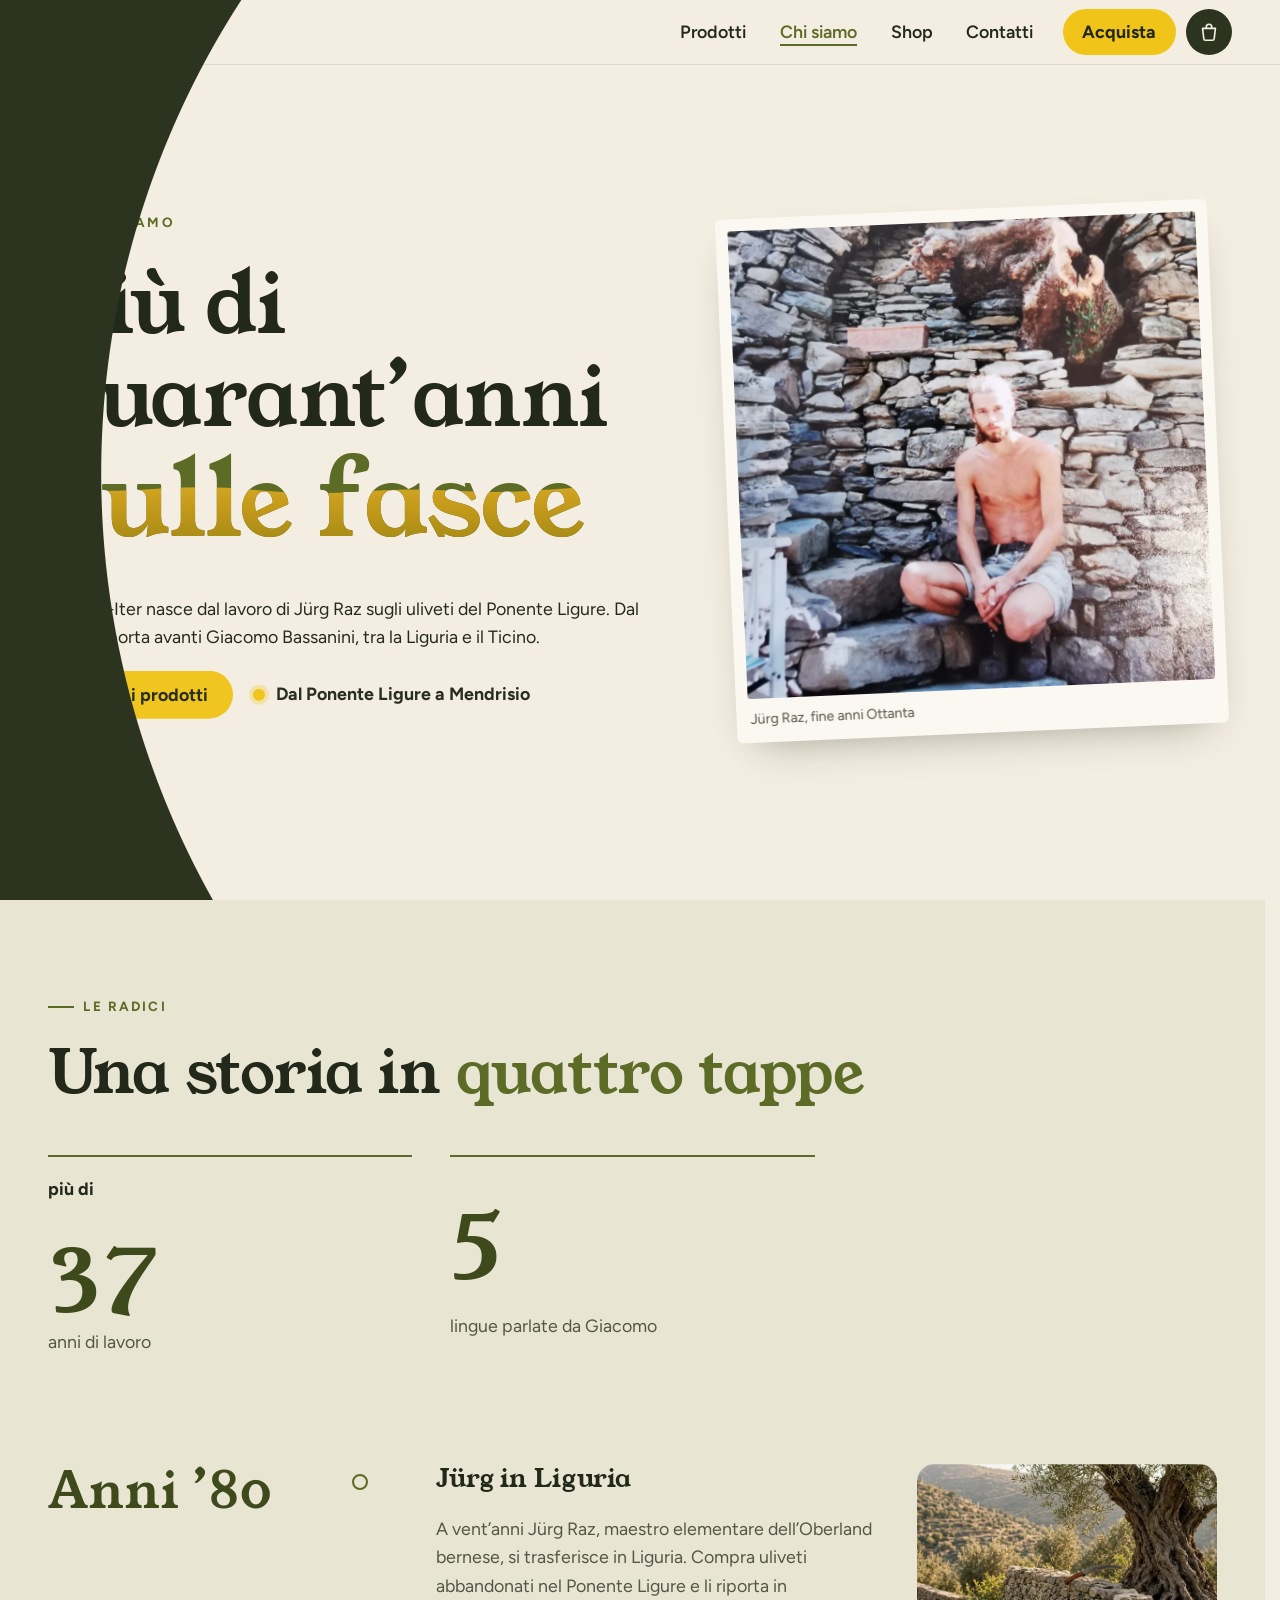
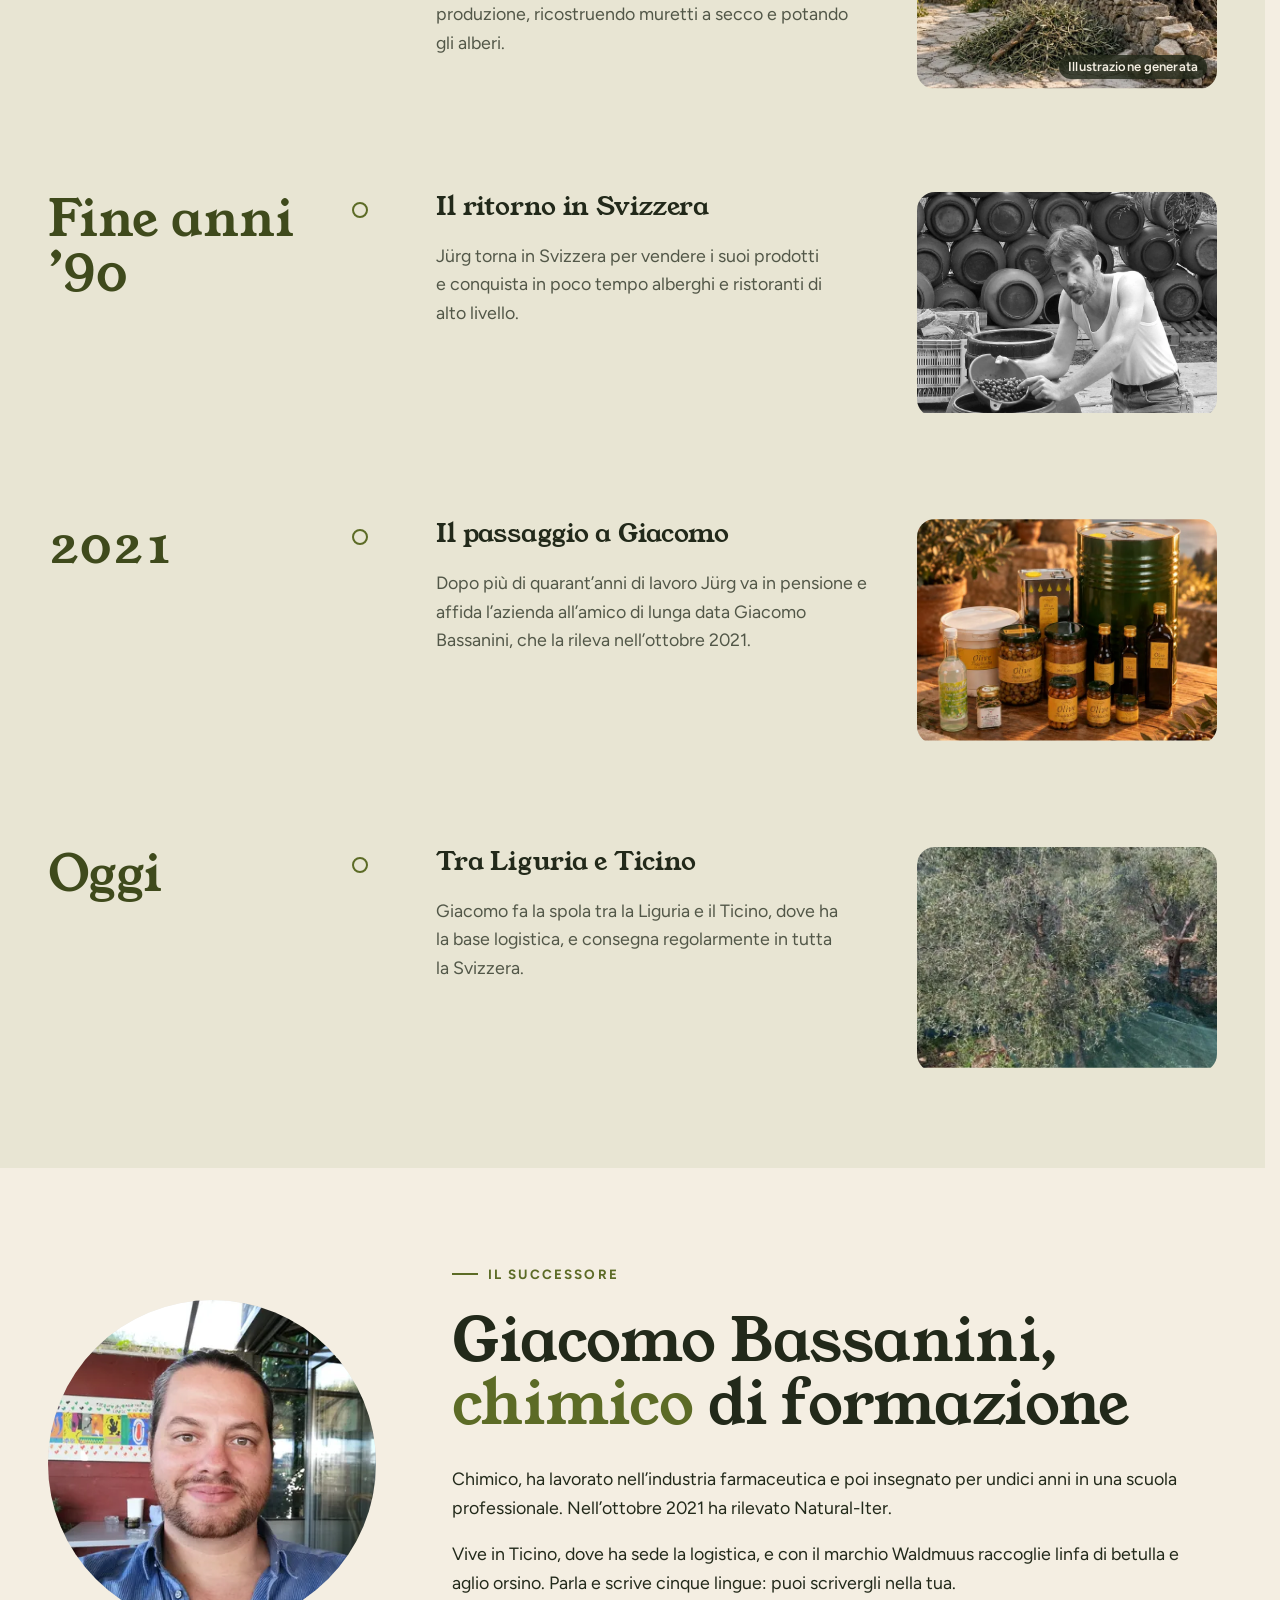
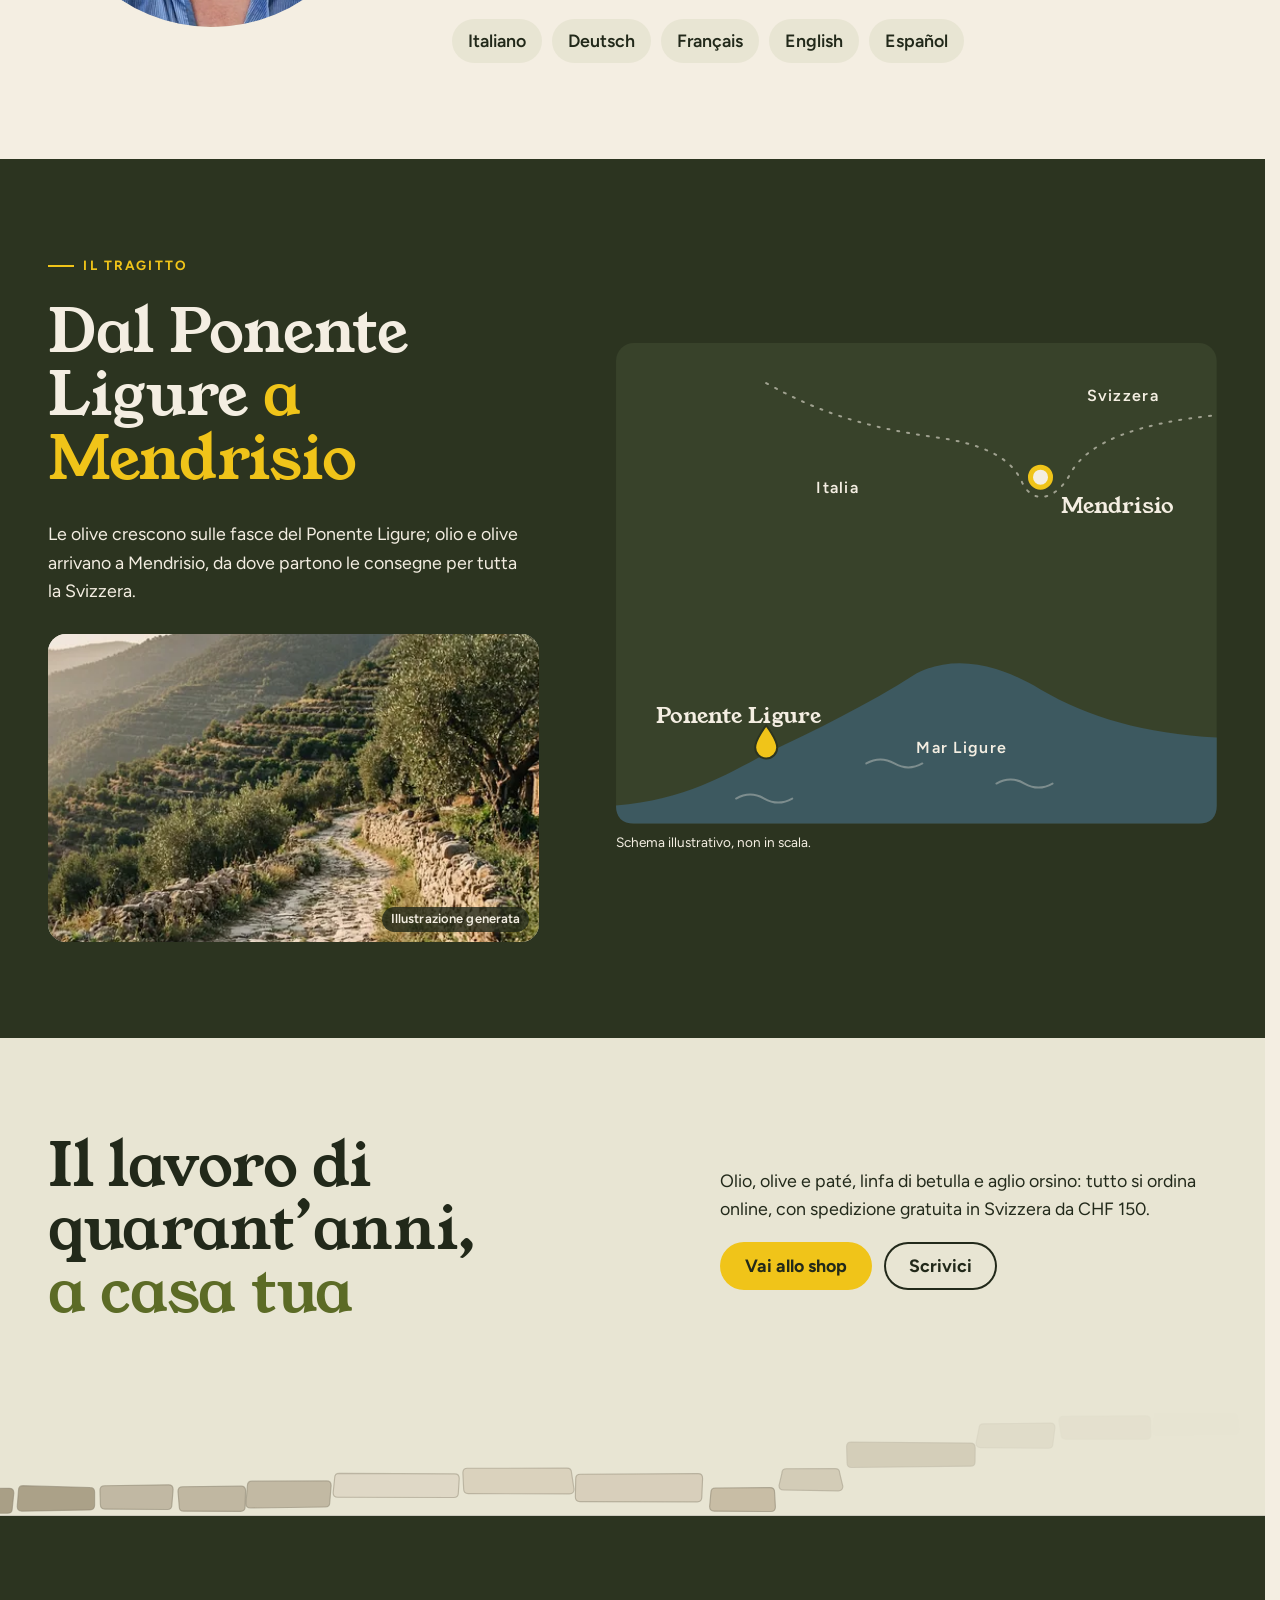
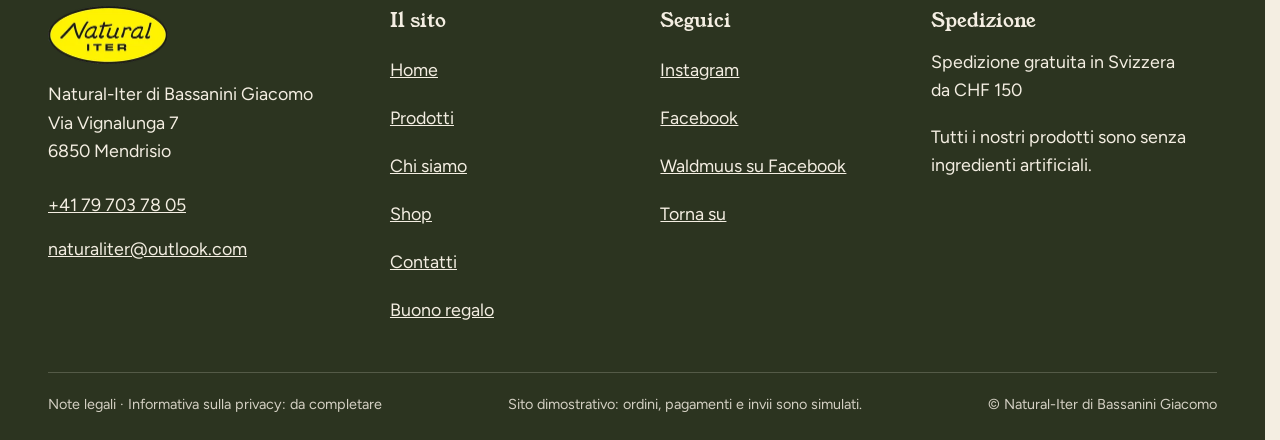
<file: chi-siamo.html>
<!doctype html>
<html lang="it" data-v="2" data-pagina="chi-siamo">
<head>
<meta charset="utf-8">
<meta name="viewport" content="width=device-width, initial-scale=1, viewport-fit=cover">
<title>Chi siamo · Natural-Iter</title>
<meta name="description" content="Da Jürg Raz, che negli anni Ottanta riportò in vita uliveti abbandonati in Liguria, a Giacomo Bassanini, tra Liguria e Ticino.">
<meta name="robots" content="noindex, nofollow">
<link rel="canonical" href="https://natural-iter-maquette.vercel.app/chi-siamo">
<style>:root{--fond:#f4eee2;--texte:#22291a;--voile-fond:#2c3420;--ouverture-fond:#2c3420;--menu-fond:#2c3420}:root { --entete-h: 72px; --barres-h: 0px; } html { background: var(--fond); color: var(--texte); scrollbar-gutter: stable; } body { margin: 0; background: var(--fond); } html.js:not(.secours):not([data-arrivee="retour"]) [data-anime] { opacity: 0; } html.js:not(.secours):not([data-arrivee="retour"]) [data-anime].vu { opacity: 1; } [data-voile] { position: fixed; inset: 0; z-index: 900; background: var(--voile-fond); transform: translateY(100%); visibility: hidden; pointer-events: none; } html[data-arrivee="voile"]:not(.voile-leve):not(.secours) [data-voile] { transform: none; visibility: visible; } html.secours [data-voile] { visibility: hidden !important; } .ouverture-panneau { position: fixed; inset: 0; z-index: 850; display: none; place-content: center; justify-items: center; background: var(--ouverture-fond, var(--voile-fond)); color: var(--fond); text-align: center; } html.js[data-arrivee="intro"]:not(.secours):not(.intro-finie) .ouverture-panneau { display: grid; } html.defilement-bloque, html.defilement-bloque body, html.js[data-arrivee="intro"]:not(.secours):not(.intro-finie), html.js[data-arrivee="intro"]:not(.secours):not(.intro-finie) body, html[data-arrivee="voile"]:not(.voile-leve):not(.secours), html[data-arrivee="voile"]:not(.voile-leve):not(.secours) body { overflow: hidden; } html.js[data-arrivee="intro"]:not(.secours):not(.intro-finie) { background-color: var(--ouverture-fond, var(--voile-fond)); } html[data-arrivee="voile"]:not(.voile-leve):not(.secours) { background-color: var(--voile-fond); }</style>
<script>(function () {
var d = document.documentElement, ss = null, ls = null;
try { ss = window.sessionStorage; ls = window.localStorage; } catch (e) {}
d.classList.add('js');
var nav = performance.getEntriesByType ? performance.getEntriesByType('navigation')[0] : null;
var type = nav ? nav.type : 'navigate';
var depart = null;
try { depart = JSON.parse(ss.getItem('socle:depart') || 'null'); ss.removeItem('socle:depart'); } catch (e) {}
if (depart && !(Date.now() - depart.t < 15000)) depart = null;
var mode = type === 'back_forward' ? 'retour' : type === 'reload' ? 'intro' : depart ? 'voile' : 'intro';
d.setAttribute('data-arrivee', mode);
if (mode === 'voile' && depart.couleur) d.style.setProperty('--voile-fond', depart.couleur);
if (type === 'reload' && 'scrollRestoration' in history) {
history.scrollRestoration = 'manual';
}
try {
var choisie = ls && ls.getItem('socle:langue');
var langue = (d.lang || '').slice(0, 2);
if (choisie && choisie !== langue && type === 'navigate' && !depart) {
var alt = document.querySelector('link[rel="alternate"][hreflang="' + choisie + '"]');
if (alt) location.replace(new URL(alt.href).pathname + location.search + location.hash);
}
} catch (e) {}
setTimeout(function () { if (!d.classList.contains('demarre')) d.classList.add('secours'); }, 2000);
})();</script>
<link rel="preload" href="/assets/fonts/young-serif-400.woff2" as="font" type="font/woff2" crossorigin>
<link rel="preload" href="/assets/fonts/figtree-400.woff2" as="font" type="font/woff2" crossorigin>
<link rel="stylesheet" href="/assets/css/socle.css?v=2">
<link rel="stylesheet" href="/assets/css/modules.css?v=2">
<link rel="stylesheet" href="/assets/css/site.css?v=2">
<link rel="modulepreload" href="/assets/js/site.js?v=2">
<link rel="modulepreload" href="/assets/js/socle/index.js?v=2">
<script src="/assets/vendor/gsap.min.js" defer></script>
<script src="/assets/vendor/ScrollTrigger.min.js" defer></script>
<script src="/assets/vendor/SplitText.min.js" defer></script>
<script type="module" src="/assets/js/site.js?v=2"></script>
<meta name="theme-color" content="#f4eee2">
<link rel="icon" href="/assets/images/favicon.png" type="image/png">
<link rel="apple-touch-icon" href="/assets/images/apple-touch-icon.png">
<meta property="og:type" content="website">
<meta property="og:site_name" content="Natural-Iter">
<meta property="og:locale" content="it_CH">
<meta property="og:title" content="Chi siamo · Natural-Iter">
<meta property="og:description" content="Da Jürg Raz, che negli anni Ottanta riportò in vita uliveti abbandonati in Liguria, a Giacomo Bassanini, tra Liguria e Ticino.">
<meta property="og:url" content="https://natural-iter-maquette.vercel.app/chi-siamo">
<meta property="og:image" content="https://natural-iter-maquette.vercel.app/assets/partage/chi-siamo-it.jpg">
<meta property="og:image:width" content="1200">
<meta property="og:image:height" content="630">
<meta property="og:image:alt" content="Jürg Raz alla fine degli anni Ottanta davanti a un muretto a secco">
<meta name="twitter:card" content="summary_large_image">
<script type="application/ld+json">{"@context":"https://schema.org","@type":"Store","name":"Natural-Iter di Bassanini Giacomo","url":"https://natural-iter-maquette.vercel.app/","telephone":"+41797037805","email":"naturaliter@outlook.com","address":{"@type":"PostalAddress","streetAddress":"Via Vignalunga 7","postalCode":"6850","addressLocality":"Mendrisio","addressRegion":"TI","addressCountry":"CH"},"founder":"Jürg Raz","employee":{"@type":"Person","name":"Giacomo Bassanini"},"sameAs":["https://www.instagram.com/natural_iter/","https://www.facebook.com/profile.php?id=61551024487038"],"description":"Olio extravergine e olive taggiasche del Ponente Ligure; linfa di betulla e aglio orsino bio da raccolta selvatica certificata Bio Suisse (Waldmuus)."}</script>
</head>
<body id="haut">
<div data-voile data-forme="vague" aria-hidden="true"><svg class="voile-vague voile-vague--haut" viewBox="0 0 1440 120" preserveAspectRatio="none" aria-hidden="true"><path d="M0 120 C 240 20 480 20 720 70 S 1200 130 1440 40 V 120 H 0 Z"/></svg><svg class="voile-vague voile-vague--bas" viewBox="0 0 1440 120" preserveAspectRatio="none" aria-hidden="true"><path d="M0 0 C 240 100 480 100 720 50 S 1200 -10 1440 80 V 0 H 0 Z"/></svg><div class="voile-contenu"><img src="/assets/images/logo-240.webp" alt="" width="100" height="49"><span data-voile-libelle>Chi siamo</span></div></div>
<div class="ouverture-panneau" data-ouverture aria-hidden="true">
  <img class="ouverture-logo" src="/assets/images/logo-480.webp" alt="" width="180" height="88">
  <p class="ouverture-ligne">Olio e olive taggiasche · Mendrisio</p>
  <span class="goccia" data-ouverture-objet></span>
</div>
<a class="evitement" href="#contenu">Vai al contenuto</a>
<header data-entete>
  <div class="entete-rangee">
    <a class="entete-logo" href="/" data-libelle="Home" aria-label="Natural-Iter, Home">
      <img src="/assets/images/logo-240.webp" alt="" width="82" height="40">
    </a>
    <nav data-nav aria-label="Navigazione principale">
      <ul><li><a href="/prodotti" data-libelle="Prodotti">Prodotti</a></li><li><a href="/chi-siamo" data-libelle="Chi siamo" aria-current="page">Chi siamo</a></li><li><a href="/shop" data-libelle="Shop">Shop</a></li><li><a href="/contatti" data-libelle="Contatti">Contatti</a></li></ul>
    </nav>
    <div class="entete-actions">
      <a class="bouton bouton--entete" href="/shop" data-libelle="Shop">Acquista</a>
      <button type="button" class="carrello-bottone" data-panier-ouvrir data-envol-cible aria-label="Carrello"><span class="carrello-vaso" aria-hidden="true"><span class="carrello-olio"></span></span><svg viewBox="0 0 24 24" aria-hidden="true"><path d="M5 8h14l-1.3 11.1a2 2 0 0 1-2 1.9H8.3a2 2 0 0 1-2-1.9Z"/><path d="M9 8V6.5a3 3 0 0 1 6 0V8"/></svg><span class="pet-compte est-vide" data-panier-compte>0</span></button>
      <button type="button" data-menu-bouton aria-controls="menu" aria-expanded="false" data-libelle-ouvrir="Menu" data-libelle-fermer="Chiudi"><span data-libelle-bouton>Menu</span></button>
      <a class="menu-sansjs" href="#menu" data-menu-lien>Menu</a>
    </div>
  </div>
</header>
<script>/* Avant le premier affichage : rangées de la navigation (même règle que ajusterNav dans assets/js/socle/entete.js)
   et hauteur réelle de l'en-tête, pour que rien ne saute quand le JavaScript du site prend la main. */
(function () {
  var h = document.documentElement, u = document.querySelector('[data-nav] ul'), e = document.querySelector('[data-entete]');
  if (u) {
    var deborde = function () { return u.scrollWidth > u.clientWidth + 1; }, c = deborde();
    if (c && window.matchMedia('(min-width: 900px)').matches) {
      h.classList.add('nav-deux-rangees'); c = deborde();
      if (c) { h.classList.add('nav-deux-lignes'); var a = u.querySelector('a'); c = !a || u.getBoundingClientRect().height > a.getBoundingClientRect().height * 2.5; }
      if (c) h.classList.remove('nav-deux-rangees', 'nav-deux-lignes');
    }
    if (c) h.classList.add('nav-compacte');
  }
  if (e) h.style.setProperty('--entete-h', Math.round(e.getBoundingClientRect().height) + 'px');
})();</script>
<span id="menu-ferme" aria-hidden="true"></span>
<div id="menu" data-menu role="dialog" aria-modal="true" aria-label="Menu">
  <p class="menu-sansjs-fermer"><a href="#menu-ferme">Chiudi</a></p>
  <ul><li style="--i:0"><a href="/" class="menu-lien" data-libelle="Home">Home</a></li><li style="--i:1"><a href="/prodotti" class="menu-lien" data-libelle="Prodotti">Prodotti</a></li><li style="--i:2"><a href="/chi-siamo" class="menu-lien" data-libelle="Chi siamo" aria-current="page">Chi siamo</a></li><li style="--i:3"><a href="/shop" class="menu-lien" data-libelle="Shop">Shop</a></li><li style="--i:4"><a href="/contatti" class="menu-lien" data-libelle="Contatti">Contatti</a></li><li style="--i:5"><a href="/shop#buono-regalo" class="menu-lien menu-lien--piccolo" data-libelle="Shop">Buono regalo</a></li></ul>
  <p class="menu-contatti"><a class="bouton" href="tel:+41797037805">Chiama +41 79 703 78 05</a></p>
  <p class="menu-nota">Spedizione gratuita in Svizzera da CHF 150</p>
</div>
<main id="contenu" tabindex="-1">
<section class="apertura-archivio" id="inizio">
  <div class="conteneur archivio-griglia">
    <div class="archivio-testo">
      <p class="sopra" data-anime="gsap">Chi siamo</p>
      <h1 class="archivio-titolo" data-anime="gsap" data-grille="typo fil">Più di quarant’anni <em>sulle fasce</em></h1>
      <p data-anime="gsap">Natural-Iter nasce dal lavoro di Jürg Raz sugli uliveti del Ponente Ligure. Dal 2021 la porta avanti Giacomo Bassanini, tra la Liguria e il Ticino.</p>
      <p class="archivio-azioni" data-anime="gsap"><a href="/prodotti" class="bouton" data-libelle="Prodotti" data-action-principale>Scopri i prodotti</a><span class="apertura-info" data-info-cle><span class="punto-giallo" aria-hidden="true"></span>Dal Ponente Ligure a Mendrisio</span></p>
    </div>
    <div class="archivio-foto" data-iris-centre data-effet="archivio">
      <figure class="media archivio-media" data-anime="gsap" style="--cadrage:50% 50%">
  <picture>
    <img src="/assets/images/jurg-anni-80-1600.webp" srcset="/assets/images/jurg-anni-80-1024.webp 1024w, /assets/images/jurg-anni-80-1168.webp 1168w, /assets/images/jurg-anni-80-1600.webp 1600w" sizes="(max-width: 760px) 86vw, 40vw" alt="Jürg Raz alla fine degli anni Ottanta, seduto davanti a un muretto a secco" width="1600" height="1600" fetchpriority="high" loading="eager" decoding="async">
  </picture><figcaption class="media-legende">Jürg Raz, fine anni Ottanta</figcaption>
</figure>
    </div>
  </div>
</section>
<section class="sezione frt fondo-salvia" id="radici" data-module="frise-tracee">
  <div class="conteneur frt__testa">
    <p class="sopra" data-anime>Le radici</p>
    <h2 data-anime="lignes">Una storia in <em>quattro tappe</em></h2>
    <div class="frt__chiffres">
      <p class="frt__chiffre"><span class="frt__prima">più di</span><span class="frt__n" data-compte="40">40</span><span class="frt__l">anni di lavoro</span></p>
      <p class="frt__chiffre"><span class="frt__n" data-compte="5">5</span><span class="frt__l">lingue parlate da Giacomo</span></p>
    </div>
  </div>
  <ol class="conteneur frt__frise">
    <svg class="frt__trait" viewBox="0 0 4 100" preserveAspectRatio="none" aria-hidden="true"><path d="M2 0 L2 100"/></svg>
    <li class="frt__etape">
      <p class="frt__annee">Anni ’80</p>
      <div class="frt__corps"><h3>Jürg in Liguria</h3><p>A vent’anni Jürg Raz, maestro elementare dell’Oberland bernese, si trasferisce in Liguria. Compra uliveti abbandonati nel Ponente Ligure e li riporta in produzione, ricostruendo muretti a secco e potando gli alberi.</p></div>
      <div class="frt__visuel"><figure class="media frt__media" data-grok style="--cadrage:50% 50%">
  <picture>
    <img src="/assets/images/grok/potatura-800.webp" srcset="/assets/images/grok/potatura-640.webp 640w, /assets/images/grok/potatura-800.webp 800w" sizes="(max-width: 760px) 80vw, 24vw" alt="Rami potati ai piedi di un vecchio ulivo, un muretto in ricostruzione" width="800" height="600" loading="lazy" decoding="async">
  </picture><figcaption class="mention-ia">Illustrazione generata</figcaption>
</figure></div>
    </li><li class="frt__etape">
      <p class="frt__annee">Fine anni ’90</p>
      <div class="frt__corps"><h3>Il ritorno in Svizzera</h3><p>Jürg torna in Svizzera per vendere i suoi prodotti e conquista in poco tempo alberghi e ristoranti di alto livello.</p></div>
      <div class="frt__visuel"><figure class="media frt__media" style="--cadrage:50% 50%">
  <picture>
    <img src="/assets/images/jurg-2000-1600.webp" srcset="/assets/images/jurg-2000-1024.webp 1024w, /assets/images/jurg-2000-1168.webp 1168w, /assets/images/jurg-2000-1600.webp 1600w" sizes="(max-width: 760px) 80vw, 24vw" alt="Jürg all’inizio degli anni Duemila, accanto ai fusti" width="1600" height="1067" loading="lazy" decoding="async">
  </picture>
</figure></div>
    </li><li class="frt__etape">
      <p class="frt__annee">2021</p>
      <div class="frt__corps"><h3>Il passaggio a Giacomo</h3><p>Dopo più di quarant’anni di lavoro Jürg va in pensione e affida l’azienda all’amico di lunga data Giacomo Bassanini, che la rileva nell’ottobre 2021.</p></div>
      <div class="frt__visuel"><figure class="media frt__media" style="--cadrage:50% 50%">
  <picture>
    <img src="/assets/images/gamma-800.webp" srcset="/assets/images/gamma-640.webp 640w, /assets/images/gamma-800.webp 800w" sizes="(max-width: 760px) 80vw, 24vw" alt="La gamma Natural-Iter su un tavolo al tramonto" width="800" height="600" loading="lazy" decoding="async">
  </picture>
</figure></div>
    </li><li class="frt__etape">
      <p class="frt__annee">Oggi</p>
      <div class="frt__corps"><h3>Tra Liguria e Ticino</h3><p>Giacomo fa la spola tra la Liguria e il Ticino, dove ha la base logistica, e consegna regolarmente in tutta la Svizzera.</p></div>
      <div class="frt__visuel"><figure class="media frt__media" style="--cadrage:50% 50%">
  <picture>
    <img src="/assets/images/uliveto-reti-800.webp" srcset="/assets/images/uliveto-reti-640.webp 640w, /assets/images/uliveto-reti-800.webp 800w" sizes="(max-width: 760px) 80vw, 24vw" alt="Uliveto con le reti di raccolta stese, foto Natural-Iter" width="800" height="1000" loading="lazy" decoding="async">
  </picture>
</figure></div>
    </li>
  </ol>
</section>
<section class="sezione giacomo" id="giacomo">
  <div class="conteneur giacomo-griglia">
    <div class="giacomo-ritratto">
      <figure class="media giacomo-media" data-fx="zoom" style="--cadrage:50% 50%">
  <picture>
    <img src="/assets/images/giacomo-480.webp" srcset="/assets/images/giacomo-480.webp 480w" sizes="(max-width: 760px) 50vw, 20vw" alt="Giacomo Bassanini" width="480" height="480" loading="lazy" decoding="async">
  </picture>
</figure>
    </div>
    <div class="giacomo-testo">
      <p class="sopra" data-anime>Il successore</p>
      <h2 data-anime="lignes">Giacomo Bassanini, <em>chimico</em> di formazione</h2>
      <p data-anime>Chimico, ha lavorato nell’industria farmaceutica e poi insegnato per undici anni in una scuola professionale. Nell’ottobre 2021 ha rilevato Natural-Iter.</p>
      <p data-anime>Vive in Ticino, dove ha sede la logistica, e con il marchio Waldmuus raccoglie linfa di betulla e aglio orsino. Parla e scrive cinque lingue: puoi scrivergli nella tua.</p>
      <ul class="lingue" data-anime="cascade" aria-label="Lingue parlate da Giacomo">
        <li lang="it">Italiano</li><li lang="de">Deutsch</li><li lang="fr">Français</li><li lang="en">English</li><li lang="es">Español</li>
      </ul>
    </div>
  </div>
</section>
<section class="sezione tragitto fondo-oliva" id="tragitto">
  <div class="conteneur tragitto-griglia">
    <div class="tragitto-testo">
      <p class="sopra" data-anime>Il tragitto</p>
      <h2 data-anime="lignes">Dal Ponente Ligure <em>a Mendrisio</em></h2>
      <p data-anime>Le olive crescono sulle fasce del Ponente Ligure; olio e olive arrivano a Mendrisio, da dove partono le consegne per tutta la Svizzera.</p>
      <figure class="media tragitto-media" data-grok data-fx="parallaxe" style="--cadrage:50% 50%">
  <picture><source media="(max-width: 760px) and (orientation: portrait)" srcset="/assets/images/grok/mulattiera-mobile-640.webp 640w, /assets/images/grok/mulattiera-mobile-1080.webp 1080w" sizes="(max-width: 760px) 100vw, 34vw">
    <img src="/assets/images/grok/mulattiera-1280.webp" srcset="/assets/images/grok/mulattiera-640.webp 640w, /assets/images/grok/mulattiera-1280.webp 1280w, /assets/images/grok/mulattiera-1920.webp 1920w" sizes="(max-width: 760px) 100vw, 34vw" alt="Una mulattiera in pietra che sale tra le fasce di ulivi" width="1280" height="720" loading="lazy" decoding="async">
  </picture><figcaption class="mention-ia">Illustrazione generata</figcaption>
</figure>
    </div>
    <figure class="tragitto-mappa">
      <svg class="mappa" viewBox="0 0 600 480" role="img" aria-label="Schema del tragitto dal Ponente Ligure a Mendrisio e delle consegne in Svizzera" data-fx="trace">
  <rect class="mappa-terra" x="0" y="0" width="600" height="480" rx="18"/>
  <path class="mappa-mare" d="M0 462 C 70 456 112 430 150 410 C 200 386 250 362 300 330 C 340 310 384 322 424 346 C 472 374 528 390 600 394 L600 462 Q600 480 582 480 L18 480 Q0 480 0 462 Z"/>
  <g class="mappa-onde"><path d="M250 420 q14 -8 28 0 t28 0"/><path d="M380 440 q14 -8 28 0 t28 0"/><path d="M120 455 q14 -8 28 0 t28 0"/></g>
  <path class="mappa-confine" d="M150 40 C 210 74 262 86 318 94 C 362 100 394 112 406 140 C 418 164 442 154 454 130 C 472 98 522 80 600 72"/>
  <path class="mappa-percorso" data-fx-trait d="M150 404 C 186 344 248 292 298 246 C 348 200 392 168 422 138"/>
  <g class="mappa-consegne">
    <path data-fx-trait d="M428 122 C 418 92 398 62 368 34"/><path data-fx-trait d="M436 120 C 462 84 502 56 548 36"/><path data-fx-trait d="M422 126 C 378 104 318 84 258 64"/>
  </g>
  <circle class="mappa-punto" cx="150" cy="404" r="9"/><circle class="mappa-punto mappa-punto--casa" cx="424" cy="134" r="10"/>
  <g class="mappa-goccia" transform="translate(150 404)"><path d="M0 -22 C 0 -22 -11 -8 -11 0 a11 11 0 0 0 22 0 C 11 -8 0 -22 0 -22 Z"/></g>
  <text class="mappa-testo" x="40" y="380">Ponente Ligure</text>
  <text class="mappa-testo mappa-testo--piccolo mappa-testo--mare" x="300" y="410">Mar Ligure</text>
  <text class="mappa-testo" x="444" y="170">Mendrisio</text>
  <text class="mappa-testo mappa-testo--piccolo" x="470" y="58">Svizzera</text>
  <text class="mappa-testo mappa-testo--piccolo" x="200" y="150">Italia</text>
</svg>
      <figcaption>Schema illustrativo, non in scala.</figcaption>
    </figure>
  </div>
</section>
<section class="sezione fine-pagina" id="fine">
  <div class="conteneur fine-griglia">
    <h2 data-anime="lignes">Il lavoro di quarant’anni, <em>a casa tua</em></h2>
    <div>
      <p data-anime>Olio, olive e paté, linfa di betulla e aglio orsino: tutto si ordina online, con spedizione gratuita in Svizzera da CHF 150.</p>
      <p class="finale-azioni" data-anime><a href="/shop" class="bouton" data-libelle="Shop">Vai allo shop</a><a href="/contatti" class="bouton bouton--contour" data-libelle="Contatti">Scrivici</a></p>
    </div>
  </div>
  <div class="muretto-fascia muretto-fascia--fine" data-effet="muretto"><svg class="muretto" viewBox="0 0 1440 90" preserveAspectRatio="xMidYMax slice" aria-hidden="true" focusable="false"><path class="pietra" d="M6.2 5.8 L39.6 5.3 Q43.6 5.3 43.6 9.3 L46.4 24.7 Q46.4 28.7 42.4 28.7 L6.0 29.0 Q2.0 29.0 2.0 25.0 L2.2 9.8 Q2.2 5.8 6.2 5.8 Z" fill="#bfb6a0" style="--x:0.017;--r:2"/><path class="pietra" d="M52.5 7.7 L95.9 7.7 Q99.9 7.7 99.9 11.7 L101.8 24.6 Q101.8 28.6 97.8 28.6 L54.4 28.9 Q50.4 28.9 50.4 24.9 L48.5 11.7 Q48.5 7.7 52.5 7.7 Z" fill="#ddd5c3" style="--x:0.052;--r:2"/><path class="pietra" d="M106.3 5.8 L169.5 7.0 Q173.5 7.0 173.5 11.0 L173.9 25.2 Q173.9 29.2 169.9 29.2 L108.3 27.8 Q104.3 27.8 104.3 23.8 L102.3 9.8 Q102.3 5.8 106.3 5.8 Z" fill="#d6ccb7" style="--x:0.097;--r:2"/><path class="pietra" d="M184.0 7.0 L288.1 7.0 Q292.1 7.0 292.1 11.0 L291.5 24.6 Q291.5 28.6 287.5 28.6 L184.4 28.2 Q180.4 28.2 180.4 24.2 L180.0 11.0 Q180.0 7.0 184.0 7.0 Z" fill="#bfb6a0" style="--x:0.163;--r:2"/><path class="pietra" d="M297.8 6.6 L380.0 7.5 Q384.0 7.5 384.0 11.5 L388.7 24.5 Q388.7 28.5 384.7 28.5 L297.7 28.1 Q293.7 28.1 293.7 24.1 L293.8 10.6 Q293.8 6.6 297.8 6.6 Z" fill="#cbc2ad" style="--x:0.236;--r:2"/><path class="pietra" d="M396.4 7.5 L443.9 8.0 Q447.9 8.0 447.9 12.0 L448.2 24.3 Q448.2 28.3 444.2 28.3 L395.3 28.3 Q391.3 28.3 391.3 24.3 L392.4 11.5 Q392.4 7.5 396.4 7.5 Z" fill="#d6ccb7" style="--x:0.291;--r:2"/><path class="pietra" d="M455.3 8.5 L496.5 8.2 Q500.5 8.2 500.5 12.2 L496.4 24.0 Q496.4 28.0 492.4 28.0 L455.3 28.7 Q451.3 28.7 451.3 24.7 L451.3 12.5 Q451.3 8.5 455.3 8.5 Z" fill="#c7bca4" style="--x:0.330;--r:2"/><path class="pietra" d="M504.5 9.0 L578.2 8.9 Q582.2 8.9 582.2 12.9 L585.2 24.5 Q585.2 28.5 581.2 28.5 L508.9 28.8 Q504.9 28.8 504.9 24.8 L500.5 13.0 Q500.5 9.0 504.5 9.0 Z" fill="#bfb6a0" style="--x:0.377;--r:2"/><path class="pietra" d="M588.6 5.3 L658.8 6.6 Q662.8 6.6 662.8 10.6 L661.0 24.5 Q661.0 28.5 657.0 28.5 L590.2 28.0 Q586.2 28.0 586.2 24.0 L584.6 9.3 Q584.6 5.3 588.6 5.3 Z" fill="#ddd5c3" style="--x:0.433;--r:2"/><path class="pietra" d="M669.8 7.3 L729.9 7.4 Q733.9 7.4 733.9 11.4 L733.5 24.9 Q733.5 28.9 729.5 28.9 L668.2 28.4 Q664.2 28.4 664.2 24.4 L665.8 11.3 Q665.8 7.3 669.8 7.3 Z" fill="#bfb6a0" style="--x:0.486;--r:2"/><path class="pietra" d="M741.7 8.0 L790.6 8.7 Q794.6 8.7 794.6 12.7 L797.3 24.4 Q797.3 28.4 793.3 28.4 L744.2 27.9 Q740.2 27.9 740.2 23.9 L737.7 12.0 Q737.7 8.0 741.7 8.0 Z" fill="#b9ae95" style="--x:0.532;--r:2"/><path class="pietra" d="M803.9 6.7 L842.8 7.2 Q846.8 7.2 846.8 11.2 L844.7 24.2 Q844.7 28.2 840.7 28.2 L802.8 29.2 Q798.8 29.2 798.8 25.2 L799.9 10.7 Q799.9 6.7 803.9 6.7 Z" fill="#ddd5c3" style="--x:0.571;--r:2"/><path class="pietra" d="M856.5 8.9 L937.5 8.9 Q941.5 8.9 941.5 12.9 L941.8 24.6 Q941.8 28.6 937.8 28.6 L856.8 28.9 Q852.8 28.9 852.8 24.9 L852.5 12.9 Q852.5 8.9 856.5 8.9 Z" fill="#b9ae95" style="--x:0.622;--r:2"/><path class="pietra" d="M948.9 7.7 L1031.2 5.8 Q1035.2 5.8 1035.2 9.8 L1034.5 23.9 Q1034.5 27.9 1030.5 27.9 L952.1 28.6 Q948.1 28.6 948.1 24.6 L944.9 11.7 Q944.9 7.7 948.9 7.7 Z" fill="#b9ae95" style="--x:0.687;--r:2"/><path class="pietra" d="M1044.1 8.6 L1110.5 9.6 Q1114.5 9.6 1114.5 13.6 L1117.0 25.2 Q1117.0 29.2 1113.0 29.2 L1042.5 28.7 Q1038.5 28.7 1038.5 24.7 L1040.1 12.6 Q1040.1 8.6 1044.1 8.6 Z" fill="#cbc2ad" style="--x:0.747;--r:2"/><path class="pietra" d="M1124.1 5.7 L1214.2 5.5 Q1218.2 5.5 1218.2 9.5 L1218.7 24.8 Q1218.7 28.8 1214.7 28.8 L1123.3 28.4 Q1119.3 28.4 1119.3 24.4 L1120.1 9.7 Q1120.1 5.7 1124.1 5.7 Z" fill="#cbc2ad" style="--x:0.812;--r:2"/><path class="pietra" d="M1228.4 3.4 L1270.0 4.8 Q1274.0 4.8 1274.0 8.8 L1274.2 25.2 Q1274.2 29.2 1270.2 29.2 L1230.8 28.7 Q1226.8 28.7 1226.8 24.7 L1224.4 7.4 Q1224.4 3.4 1228.4 3.4 Z" fill="#bfb6a0" style="--x:0.868;--r:2"/><path class="pietra" d="M1284.2 8.8 L1373.8 9.3 Q1377.8 9.3 1377.8 13.3 L1375.7 24.7 Q1375.7 28.7 1371.7 28.7 L1284.4 28.6 Q1280.4 28.6 1280.4 24.6 L1280.2 12.8 Q1280.2 8.8 1284.2 8.8 Z" fill="#d6ccb7" style="--x:0.922;--r:2"/><path class="pietra" d="M1382.5 9.2 L1492.1 8.9 Q1496.1 8.9 1496.1 12.9 L1494.6 24.3 Q1494.6 28.3 1490.6 28.3 L1385.9 28.3 Q1381.9 28.3 1381.9 24.3 L1378.5 13.2 Q1378.5 9.2 1382.5 9.2 Z" fill="#ddd5c3" style="--x:0.998;--r:2"/><path class="pietra" d="M-3.2 36.3 L41.1 34.9 Q45.1 34.9 45.1 38.9 L44.1 53.8 Q44.1 57.8 40.1 57.8 L-4.9 58.3 Q-8.9 58.3 -8.9 54.3 L-7.2 40.3 Q-7.2 36.3 -3.2 36.3 Z" fill="#d6ccb7" style="--x:0.013;--r:1"/><path class="pietra" d="M52.9 36.4 L135.2 37.5 Q139.2 37.5 139.2 41.5 L140.4 53.9 Q140.4 57.9 136.4 57.9 L55.4 58.5 Q51.4 58.5 51.4 54.5 L48.9 40.4 Q48.9 36.4 52.9 36.4 Z" fill="#ddd5c3" style="--x:0.066;--r:1"/><path class="pietra" d="M149.2 37.4 L195.6 35.7 Q199.6 35.7 199.6 39.7 L202.5 54.2 Q202.5 58.2 198.5 58.2 L146.0 58.9 Q142.0 58.9 142.0 54.9 L145.2 41.4 Q145.2 37.4 149.2 37.4 Z" fill="#ddd5c3" style="--x:0.120;--r:1"/><path class="pietra" d="M211.2 38.9 L272.3 38.0 Q276.3 38.0 276.3 42.0 L273.9 53.8 Q273.9 57.8 269.9 57.8 L210.3 58.8 Q206.3 58.8 206.3 54.8 L207.2 42.9 Q207.2 38.9 211.2 38.9 Z" fill="#b9ae95" style="--x:0.167;--r:1"/><path class="pietra" d="M285.1 38.5 L362.0 37.5 Q366.0 37.5 366.0 41.5 L365.1 54.0 Q365.1 58.0 361.1 58.0 L286.2 58.6 Q282.2 58.6 282.2 54.6 L281.1 42.5 Q281.1 38.5 285.1 38.5 Z" fill="#ddd5c3" style="--x:0.225;--r:1"/><path class="pietra" d="M377.1 40.2 L479.3 39.8 Q483.3 39.8 483.3 43.8 L483.6 54.0 Q483.6 58.0 479.6 58.0 L377.4 58.5 Q373.4 58.5 373.4 54.5 L373.1 44.2 Q373.1 40.2 377.1 40.2 Z" fill="#bfb6a0" style="--x:0.296;--r:1"/><path class="pietra" d="M489.2 38.0 L524.2 37.9 Q528.2 37.9 528.2 41.9 L530.0 54.7 Q530.0 58.7 526.0 58.7 L491.0 58.0 Q487.0 58.0 487.0 54.0 L485.2 42.0 Q485.2 38.0 489.2 38.0 Z" fill="#c7bca4" style="--x:0.352;--r:1"/><path class="pietra" d="M535.2 35.2 L633.4 35.9 Q637.4 35.9 637.4 39.9 L635.7 54.3 Q635.7 58.3 631.7 58.3 L535.1 58.6 Q531.1 58.6 531.1 54.6 L531.2 39.2 Q531.2 35.2 535.2 35.2 Z" fill="#d6ccb7" style="--x:0.406;--r:1"/><path class="pietra" d="M643.4 34.3 L699.4 34.1 Q703.4 34.1 703.4 38.1 L704.3 54.1 Q704.3 58.1 700.3 58.1 L643.5 57.9 Q639.5 57.9 639.5 53.9 L639.4 38.3 Q639.4 34.3 643.4 34.3 Z" fill="#a99e85" style="--x:0.466;--r:1"/><path class="pietra" d="M712.2 35.1 L785.3 34.2 Q789.3 34.2 789.3 38.2 L787.9 54.8 Q787.9 58.8 783.9 58.8 L709.3 58.9 Q705.3 58.9 705.3 54.9 L708.2 39.1 Q708.2 35.1 712.2 35.1 Z" fill="#a99e85" style="--x:0.519;--r:1"/><path class="pietra" d="M795.8 38.5 L888.9 38.6 Q892.9 38.6 892.9 42.6 L894.8 55.1 Q894.8 59.1 890.8 59.1 L799.0 59.2 Q795.0 59.2 795.0 55.2 L791.8 42.5 Q791.8 38.5 795.8 38.5 Z" fill="#ddd5c3" style="--x:0.586;--r:1"/><path class="pietra" d="M904.9 36.9 L939.2 36.6 Q943.2 36.6 943.2 40.6 L943.6 55.0 Q943.6 59.0 939.6 59.0 L902.4 58.6 Q898.4 58.6 898.4 54.6 L900.9 40.9 Q900.9 36.9 904.9 36.9 Z" fill="#cbc2ad" style="--x:0.640;--r:1"/><path class="pietra" d="M952.7 37.6 L1042.3 37.1 Q1046.3 37.1 1046.3 41.1 L1046.1 55.1 Q1046.1 59.1 1042.1 59.1 L950.1 58.1 Q946.1 58.1 946.1 54.1 L948.7 41.6 Q948.7 37.6 952.7 37.6 Z" fill="#bfb6a0" style="--x:0.692;--r:1"/><path class="pietra" d="M1053.2 37.8 L1138.5 35.6 Q1142.5 35.6 1142.5 39.6 L1140.5 54.3 Q1140.5 58.3 1136.5 58.3 L1052.7 58.9 Q1048.7 58.9 1048.7 54.9 L1049.2 41.8 Q1049.2 37.8 1053.2 37.8 Z" fill="#ddd5c3" style="--x:0.761;--r:1"/><path class="pietra" d="M1149.7 35.6 L1192.4 36.3 Q1196.4 36.3 1196.4 40.3 L1196.8 54.9 Q1196.8 58.9 1192.8 58.9 L1150.7 58.8 Q1146.7 58.8 1146.7 54.8 L1145.7 39.6 Q1145.7 35.6 1149.7 35.6 Z" fill="#c7bca4" style="--x:0.814;--r:1"/><path class="pietra" d="M1204.3 34.2 L1261.1 33.5 Q1265.1 33.5 1265.1 37.5 L1263.2 54.3 Q1263.2 58.3 1259.2 58.3 L1207.0 57.9 Q1203.0 57.9 1203.0 53.9 L1200.3 38.2 Q1200.3 34.2 1204.3 34.2 Z" fill="#b9ae95" style="--x:0.856;--r:1"/><path class="pietra" d="M1273.0 37.0 L1366.0 37.1 Q1370.0 37.1 1370.0 41.1 L1369.8 54.4 Q1369.8 58.4 1365.8 58.4 L1273.7 58.6 Q1269.7 58.6 1269.7 54.6 L1269.0 41.0 Q1269.0 37.0 1273.0 37.0 Z" fill="#ddd5c3" style="--x:0.916;--r:1"/><path class="pietra" d="M1381.5 39.1 L1483.2 38.9 Q1487.2 38.9 1487.2 42.9 L1488.4 54.4 Q1488.4 58.4 1484.4 58.4 L1380.9 58.6 Q1376.9 58.6 1376.9 54.6 L1377.5 43.1 Q1377.5 39.1 1381.5 39.1 Z" fill="#cbc2ad" style="--x:0.995;--r:1"/><path class="pietra" d="M5.7 67.3 L51.1 65.9 Q55.1 65.9 55.1 69.9 L57.9 84.8 Q57.9 88.8 53.9 88.8 L4.1 89.0 Q0.1 89.0 0.1 85.0 L1.7 71.3 Q1.7 67.3 5.7 67.3 Z" fill="#c7bca4" style="--x:0.020;--r:0"/><path class="pietra" d="M67.5 66.5 L172.2 67.3 Q176.2 67.3 176.2 71.3 L174.8 85.2 Q174.8 89.2 170.8 89.2 L64.2 88.8 Q60.2 88.8 60.2 84.8 L63.5 70.5 Q63.5 66.5 67.5 66.5 Z" fill="#a99e85" style="--x:0.083;--r:0"/><path class="pietra" d="M184.3 66.8 L243.2 68.4 Q247.2 68.4 247.2 72.4 L247.2 84.1 Q247.2 88.1 243.2 88.1 L183.2 89.2 Q179.2 89.2 179.2 85.2 L180.3 70.8 Q180.3 66.8 184.3 66.8 Z" fill="#a99e85" style="--x:0.148;--r:0"/><path class="pietra" d="M255.9 68.3 L312.2 67.5 Q316.2 67.5 316.2 71.5 L315.1 85.2 Q315.1 89.2 311.1 89.2 L256.3 88.8 Q252.3 88.8 252.3 84.8 L251.9 72.3 Q251.9 68.3 255.9 68.3 Z" fill="#bfb6a0" style="--x:0.197;--r:0"/><path class="pietra" d="M324.5 67.0 L375.9 66.5 Q379.9 66.5 379.9 70.5 L379.5 84.7 Q379.5 88.7 375.5 88.7 L325.6 88.5 Q321.6 88.5 321.6 84.5 L320.5 71.0 Q320.5 67.0 324.5 67.0 Z" fill="#bfb6a0" style="--x:0.243;--r:0"/><path class="pietra" d="M385.5 65.3 L451.1 65.1 Q455.1 65.1 455.1 69.1 L453.9 84.0 Q453.9 88.0 449.9 88.0 L384.2 88.9 Q380.2 88.9 380.2 84.9 L381.5 69.3 Q381.5 65.3 385.5 65.3 Z" fill="#bfb6a0" style="--x:0.290;--r:0"/><path class="pietra" d="M462.2 67.9 L563.7 68.3 Q567.7 68.3 567.7 72.3 L566.9 85.0 Q566.9 89.0 562.9 89.0 L460.9 88.8 Q456.9 88.8 456.9 84.8 L458.2 71.9 Q458.2 67.9 462.2 67.9 Z" fill="#ddd5c3" style="--x:0.355;--r:0"/><path class="pietra" d="M574.9 65.9 L662.4 65.7 Q666.4 65.7 666.4 69.7 L668.6 84.4 Q668.6 88.4 664.6 88.4 L575.6 88.2 Q571.6 88.2 571.6 84.2 L570.9 69.9 Q570.9 65.9 574.9 65.9 Z" fill="#d6ccb7" style="--x:0.430;--r:0"/><path class="pietra" d="M674.1 64.7 L777.6 64.2 Q781.6 64.2 781.6 68.2 L780.9 85.0 Q780.9 89.0 776.9 89.0 L673.8 88.8 Q669.8 88.8 669.8 84.8 L670.1 68.7 Q670.1 64.7 674.1 64.7 Z" fill="#d6ccb7" style="--x:0.505;--r:0"/><path class="pietra" d="M792.9 68.0 L840.9 67.7 Q844.9 67.7 844.9 71.7 L845.6 84.7 Q845.6 88.7 841.6 88.7 L791.8 88.4 Q787.8 88.4 787.8 84.4 L788.9 72.0 Q788.9 68.0 792.9 68.0 Z" fill="#c7bca4" style="--x:0.567;--r:0"/><path class="pietra" d="M855.3 69.2 L898.1 69.1 Q902.1 69.1 902.1 73.1 L904.9 84.6 Q904.9 88.6 900.9 88.6 L852.8 87.9 Q848.8 87.9 848.8 83.9 L851.3 73.2 Q851.3 69.2 855.3 69.2 Z" fill="#cbc2ad" style="--x:0.609;--r:0"/><path class="pietra" d="M912.2 66.6 L1017.2 67.6 Q1021.2 67.6 1021.2 71.6 L1021.1 83.9 Q1021.1 87.9 1017.1 87.9 L912.6 89.1 Q908.6 89.1 908.6 85.1 L908.2 70.6 Q908.2 66.6 912.2 66.6 Z" fill="#b9ae95" style="--x:0.669;--r:0"/><path class="pietra" d="M1028.6 67.0 L1087.3 66.3 Q1091.3 66.3 1091.3 70.3 L1089.5 84.4 Q1089.5 88.4 1085.5 88.4 L1026.0 87.9 Q1022.0 87.9 1022.0 83.9 L1024.6 71.0 Q1024.6 67.0 1028.6 67.0 Z" fill="#bfb6a0" style="--x:0.734;--r:0"/><path class="pietra" d="M1098.8 68.9 L1171.3 68.5 Q1175.3 68.5 1175.3 72.5 L1175.6 85.1 Q1175.6 89.1 1171.6 89.1 L1100.7 89.0 Q1096.7 89.0 1096.7 85.0 L1094.8 72.9 Q1094.8 68.9 1098.8 68.9 Z" fill="#a99e85" style="--x:0.789;--r:0"/><path class="pietra" d="M1183.2 68.5 L1247.6 70.3 Q1251.6 70.3 1251.6 74.3 L1252.7 84.3 Q1252.7 88.3 1248.7 88.3 L1181.3 89.0 Q1177.3 89.0 1177.3 85.0 L1179.2 72.5 Q1179.2 68.5 1183.2 68.5 Z" fill="#bfb6a0" style="--x:0.844;--r:0"/><path class="pietra" d="M1259.1 65.8 L1334.5 65.3 Q1338.5 65.3 1338.5 69.3 L1339.6 84.9 Q1339.6 88.9 1335.6 88.9 L1259.1 88.0 Q1255.1 88.0 1255.1 84.0 L1255.1 69.8 Q1255.1 65.8 1259.1 65.8 Z" fill="#d6ccb7" style="--x:0.902;--r:0"/><path class="pietra" d="M1350.8 69.4 L1405.0 69.5 Q1409.0 69.5 1409.0 73.5 L1410.3 84.8 Q1410.3 88.8 1406.3 88.8 L1351.1 88.0 Q1347.1 88.0 1347.1 84.0 L1346.8 73.4 Q1346.8 69.4 1350.8 69.4 Z" fill="#a99e85" style="--x:0.956;--r:0"/><path class="pietra" d="M1417.4 65.6 L1496.2 66.8 Q1500.2 66.8 1500.2 70.8 L1498.6 84.4 Q1498.6 88.4 1494.6 88.4 L1419.4 88.3 Q1415.4 88.3 1415.4 84.3 L1413.4 69.6 Q1413.4 65.6 1417.4 65.6 Z" fill="#d6ccb7" style="--x:1.011;--r:0"/></svg></div>
</section>
</main>
<footer class="pied" id="pied">
  <div class="conteneur pied-grille">
    <div class="pied-marca">
      <img src="/assets/images/logo-240.webp" alt="Natural-Iter" width="123" height="60" loading="lazy">
      <p>Natural-Iter di Bassanini Giacomo<br>Via Vignalunga 7<br>6850 Mendrisio</p>
      <p><a href="tel:+41797037805">+41 79 703 78 05</a><br><a href="mailto:naturaliter@outlook.com">naturaliter@outlook.com</a></p>
    </div>
    <nav aria-label="Il sito">
      <p class="pied-titolo">Il sito</p>
      <ul><li><a href="/" data-libelle="Home">Home</a></li><li><a href="/prodotti" data-libelle="Prodotti">Prodotti</a></li><li><a href="/chi-siamo" data-libelle="Chi siamo" aria-current="page">Chi siamo</a></li><li><a href="/shop" data-libelle="Shop">Shop</a></li><li><a href="/contatti" data-libelle="Contatti">Contatti</a></li><li><a href="/shop#buono-regalo" data-libelle="Shop">Buono regalo</a></li></ul>
    </nav>
    <div>
      <p class="pied-titolo">Seguici</p>
      <ul>
        <li><a href="https://www.instagram.com/natural_iter/" target="_blank" rel="noopener">Instagram</a></li>
        <li><a href="https://www.facebook.com/profile.php?id=61551024487038" target="_blank" rel="noopener">Facebook</a></li>
        <li><a href="https://www.facebook.com/Linfa-di-betulla-Waldmuus-2101944556770735/" target="_blank" rel="noopener">Waldmuus su Facebook</a></li>
        <li><a href="#haut" data-sans-transition>Torna su</a></li>
      </ul>
    </div>
    <div>
      <p class="pied-titolo">Spedizione</p>
      <p>Spedizione gratuita in Svizzera da CHF 150</p>
      <p>Tutti i nostri prodotti sono senza ingredienti artificiali.</p>
    </div>
  </div>
  <div class="conteneur pied-bas"><p>Note legali · Informativa sulla privacy: da completare</p><p>Sito dimostrativo: ordini, pagamenti e invii sono simulati.</p><p>© Natural-Iter di Bassanini Giacomo</p></div>
</footer>
<div data-barre-fixe>
  <a class="bouton bouton--contour" href="tel:+41797037805">Chiama</a>
  <a class="bouton" href="/shop" data-libelle="Shop">Shop</a>
</div>
<div data-module="panier-en-tiroir" data-panier-tiroir>
  <script type="application/json" data-panier-reglages>{"devise":"CHF","seuil_livraison":150,"frais_livraison":null,"tva":null,"cle":"natural-iter-carrello","prefixe":"NI"}</script>
</div>
</body>
</html>
</file>
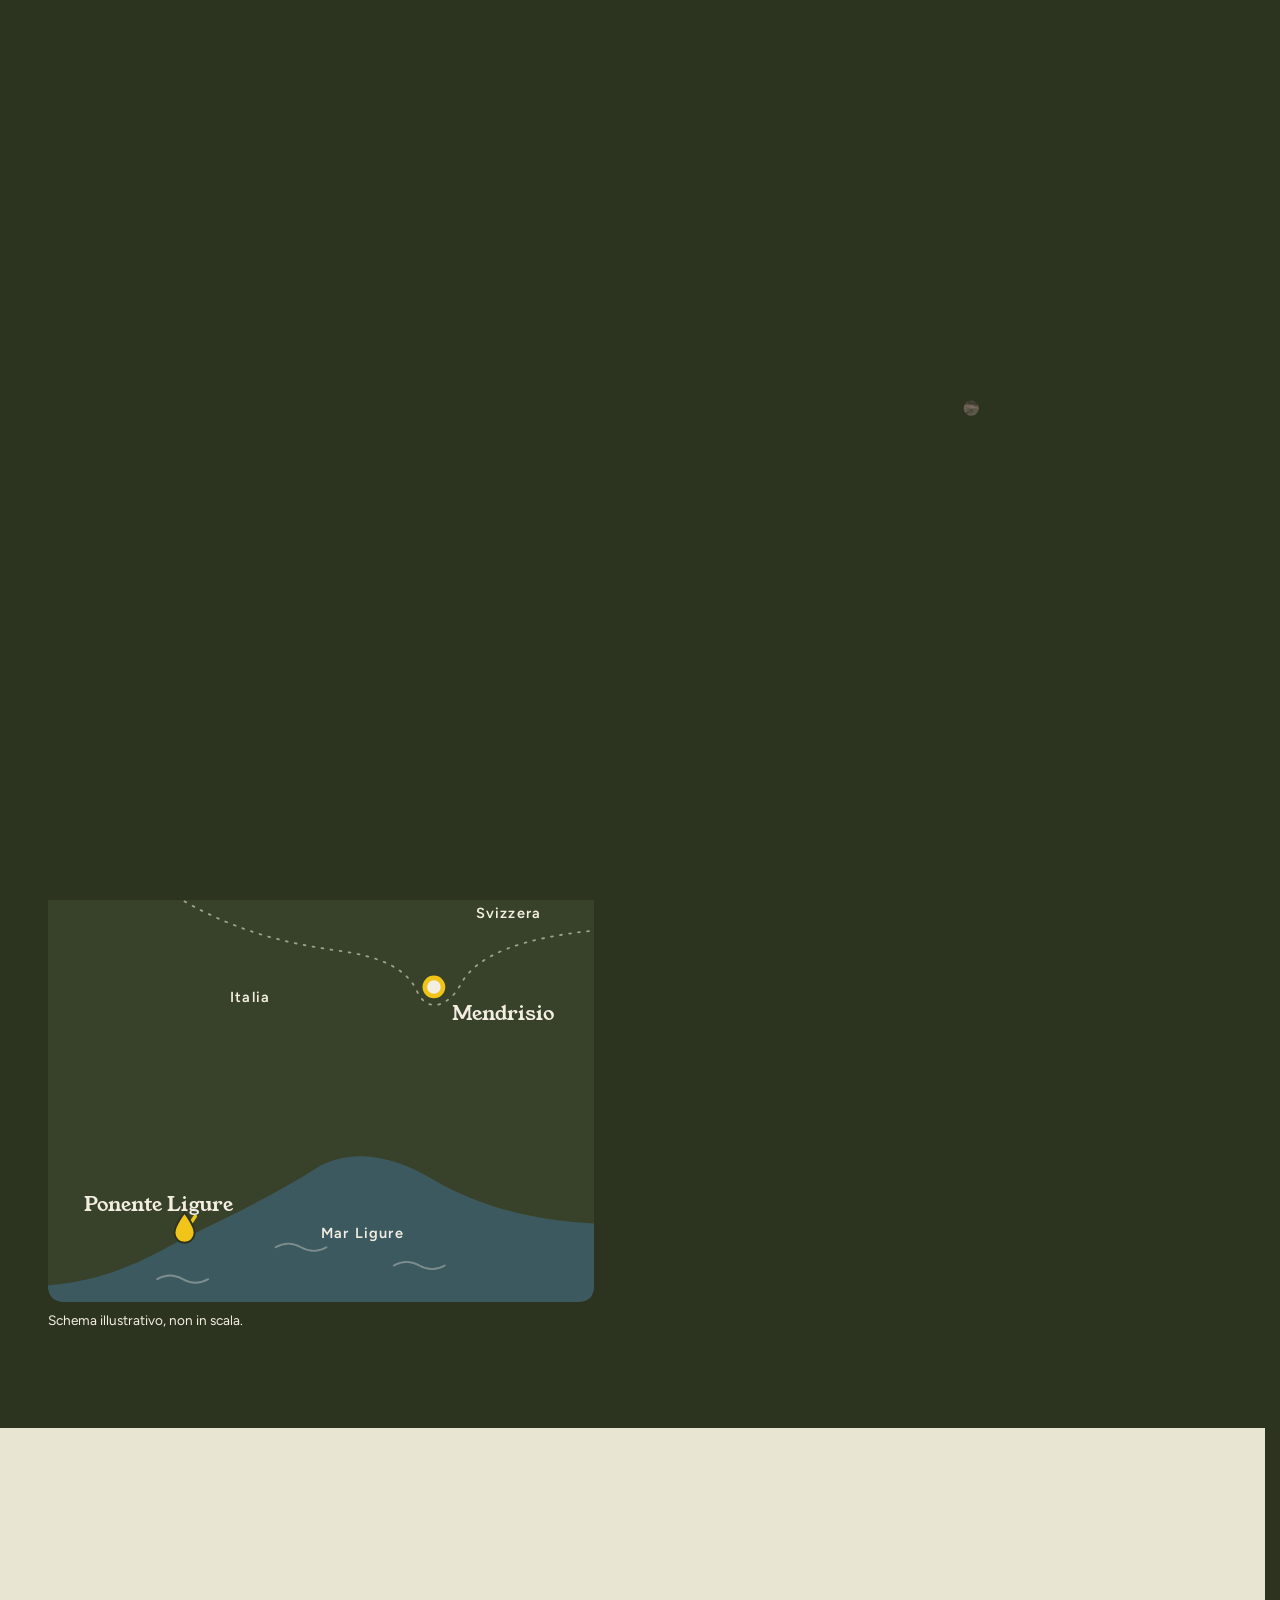
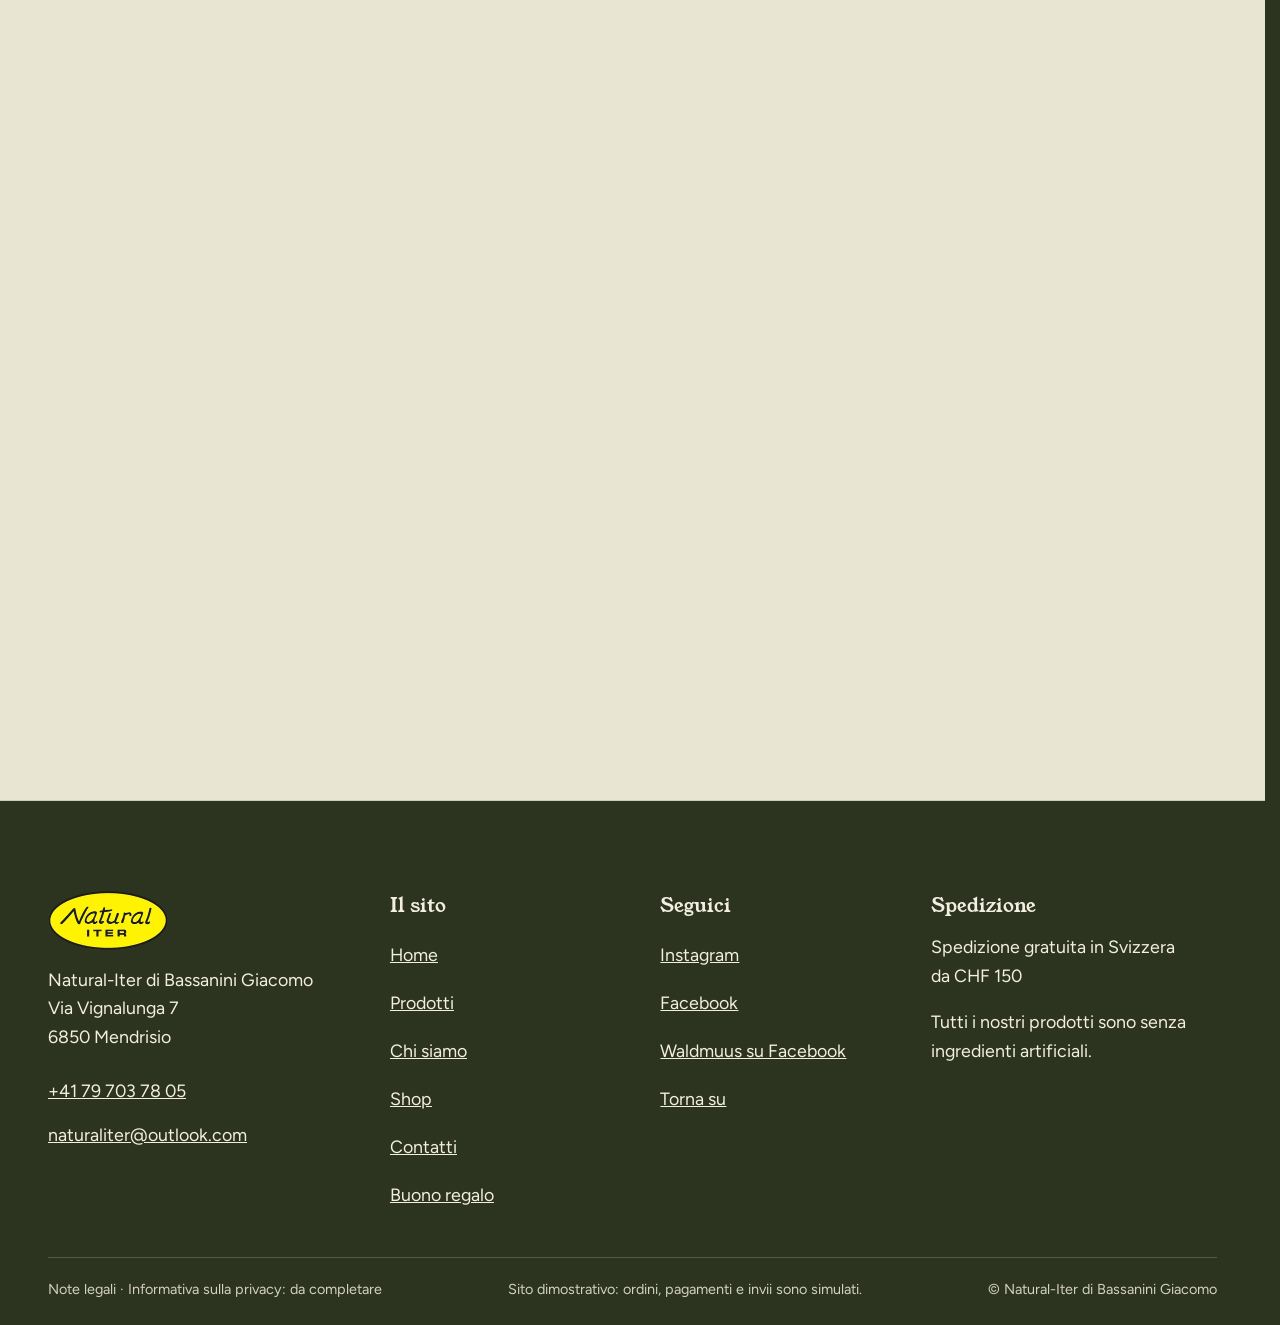
<file: contatti.html>
<!doctype html>
<html lang="it" data-v="2" data-pagina="contatti">
<head>
<meta charset="utf-8">
<meta name="viewport" content="width=device-width, initial-scale=1, viewport-fit=cover">
<title>Contatti · Natural-Iter, Mendrisio</title>
<meta name="description" content="Telefono, e-mail e indirizzo di Natural-Iter a Mendrisio. Listini per ristoranti e alberghi, quantità speciali, buoni regalo.">
<meta name="robots" content="noindex, nofollow">
<link rel="canonical" href="https://natural-iter-maquette.vercel.app/contatti">
<style>:root{--fond:#f4eee2;--texte:#22291a;--voile-fond:#2c3420;--ouverture-fond:#2c3420;--menu-fond:#2c3420}:root { --entete-h: 72px; --barres-h: 0px; } html { background: var(--fond); color: var(--texte); scrollbar-gutter: stable; } body { margin: 0; background: var(--fond); } html.js:not(.secours):not([data-arrivee="retour"]) [data-anime] { opacity: 0; } html.js:not(.secours):not([data-arrivee="retour"]) [data-anime].vu { opacity: 1; } [data-voile] { position: fixed; inset: 0; z-index: 900; background: var(--voile-fond); transform: translateY(100%); visibility: hidden; pointer-events: none; } html[data-arrivee="voile"]:not(.voile-leve):not(.secours) [data-voile] { transform: none; visibility: visible; } html.secours [data-voile] { visibility: hidden !important; } .ouverture-panneau { position: fixed; inset: 0; z-index: 850; display: none; place-content: center; justify-items: center; background: var(--ouverture-fond, var(--voile-fond)); color: var(--fond); text-align: center; } html.js[data-arrivee="intro"]:not(.secours):not(.intro-finie) .ouverture-panneau { display: grid; } html.defilement-bloque, html.defilement-bloque body, html.js[data-arrivee="intro"]:not(.secours):not(.intro-finie), html.js[data-arrivee="intro"]:not(.secours):not(.intro-finie) body, html[data-arrivee="voile"]:not(.voile-leve):not(.secours), html[data-arrivee="voile"]:not(.voile-leve):not(.secours) body { overflow: hidden; } html.js[data-arrivee="intro"]:not(.secours):not(.intro-finie) { background-color: var(--ouverture-fond, var(--voile-fond)); } html[data-arrivee="voile"]:not(.voile-leve):not(.secours) { background-color: var(--voile-fond); }</style>
<script>(function () {
var d = document.documentElement, ss = null, ls = null;
try { ss = window.sessionStorage; ls = window.localStorage; } catch (e) {}
d.classList.add('js');
var nav = performance.getEntriesByType ? performance.getEntriesByType('navigation')[0] : null;
var type = nav ? nav.type : 'navigate';
var depart = null;
try { depart = JSON.parse(ss.getItem('socle:depart') || 'null'); ss.removeItem('socle:depart'); } catch (e) {}
if (depart && !(Date.now() - depart.t < 15000)) depart = null;
var mode = type === 'back_forward' ? 'retour' : type === 'reload' ? 'intro' : depart ? 'voile' : 'intro';
d.setAttribute('data-arrivee', mode);
if (mode === 'voile' && depart.couleur) d.style.setProperty('--voile-fond', depart.couleur);
if (type === 'reload' && 'scrollRestoration' in history) {
history.scrollRestoration = 'manual';
}
try {
var choisie = ls && ls.getItem('socle:langue');
var langue = (d.lang || '').slice(0, 2);
if (choisie && choisie !== langue && type === 'navigate' && !depart) {
var alt = document.querySelector('link[rel="alternate"][hreflang="' + choisie + '"]');
if (alt) location.replace(new URL(alt.href).pathname + location.search + location.hash);
}
} catch (e) {}
setTimeout(function () { if (!d.classList.contains('demarre')) d.classList.add('secours'); }, 2000);
})();</script>
<link rel="preload" href="/assets/fonts/young-serif-400.woff2" as="font" type="font/woff2" crossorigin>
<link rel="preload" href="/assets/fonts/figtree-400.woff2" as="font" type="font/woff2" crossorigin>
<link rel="stylesheet" href="/assets/css/socle.css?v=2">
<link rel="stylesheet" href="/assets/css/modules.css?v=2">
<link rel="stylesheet" href="/assets/css/site.css?v=2">
<link rel="modulepreload" href="/assets/js/site.js?v=2">
<link rel="modulepreload" href="/assets/js/socle/index.js?v=2">
<script src="/assets/vendor/gsap.min.js" defer></script>
<script src="/assets/vendor/ScrollTrigger.min.js" defer></script>
<script src="/assets/vendor/SplitText.min.js" defer></script>
<script type="module" src="/assets/js/site.js?v=2"></script>
<meta name="theme-color" content="#f4eee2">
<link rel="icon" href="/assets/images/favicon.png" type="image/png">
<link rel="apple-touch-icon" href="/assets/images/apple-touch-icon.png">
<meta property="og:type" content="website">
<meta property="og:site_name" content="Natural-Iter">
<meta property="og:locale" content="it_CH">
<meta property="og:title" content="Contatti · Natural-Iter, Mendrisio">
<meta property="og:description" content="Telefono, e-mail e indirizzo di Natural-Iter a Mendrisio. Listini per ristoranti e alberghi, quantità speciali, buoni regalo.">
<meta property="og:url" content="https://natural-iter-maquette.vercel.app/contatti">
<meta property="og:image" content="https://natural-iter-maquette.vercel.app/assets/partage/contatti-it.jpg">
<meta property="og:image:width" content="1200">
<meta property="og:image:height" content="630">
<meta property="og:image:alt" content="Colline del Mendrisiotto al tramonto">
<meta name="twitter:card" content="summary_large_image">
<script type="application/ld+json">{"@context":"https://schema.org","@type":"Store","name":"Natural-Iter di Bassanini Giacomo","url":"https://natural-iter-maquette.vercel.app/","telephone":"+41797037805","email":"naturaliter@outlook.com","address":{"@type":"PostalAddress","streetAddress":"Via Vignalunga 7","postalCode":"6850","addressLocality":"Mendrisio","addressRegion":"TI","addressCountry":"CH"},"founder":"Jürg Raz","employee":{"@type":"Person","name":"Giacomo Bassanini"},"sameAs":["https://www.instagram.com/natural_iter/","https://www.facebook.com/profile.php?id=61551024487038"],"description":"Olio extravergine e olive taggiasche del Ponente Ligure; linfa di betulla e aglio orsino bio da raccolta selvatica certificata Bio Suisse (Waldmuus)."}</script>
</head>
<body id="haut">
<div data-voile data-forme="vague" aria-hidden="true"><svg class="voile-vague voile-vague--haut" viewBox="0 0 1440 120" preserveAspectRatio="none" aria-hidden="true"><path d="M0 120 C 240 20 480 20 720 70 S 1200 130 1440 40 V 120 H 0 Z"/></svg><svg class="voile-vague voile-vague--bas" viewBox="0 0 1440 120" preserveAspectRatio="none" aria-hidden="true"><path d="M0 0 C 240 100 480 100 720 50 S 1200 -10 1440 80 V 0 H 0 Z"/></svg><div class="voile-contenu"><img src="/assets/images/logo-240.webp" alt="" width="100" height="49"><span data-voile-libelle>Contatti</span></div></div>
<div class="ouverture-panneau" data-ouverture aria-hidden="true">
  <img class="ouverture-logo" src="/assets/images/logo-480.webp" alt="" width="180" height="88">
  <p class="ouverture-ligne">Olio e olive taggiasche · Mendrisio</p>
  <span class="goccia" data-ouverture-objet></span>
</div>
<a class="evitement" href="#contenu">Vai al contenuto</a>
<header data-entete>
  <div class="entete-rangee">
    <a class="entete-logo" href="/" data-libelle="Home" aria-label="Natural-Iter, Home">
      <img src="/assets/images/logo-240.webp" alt="" width="82" height="40">
    </a>
    <nav data-nav aria-label="Navigazione principale">
      <ul><li><a href="/prodotti" data-libelle="Prodotti">Prodotti</a></li><li><a href="/chi-siamo" data-libelle="Chi siamo">Chi siamo</a></li><li><a href="/shop" data-libelle="Shop">Shop</a></li><li><a href="/contatti" data-libelle="Contatti" aria-current="page">Contatti</a></li></ul>
    </nav>
    <div class="entete-actions">
      <a class="bouton bouton--entete" href="/shop" data-libelle="Shop">Acquista</a>
      <button type="button" class="carrello-bottone" data-panier-ouvrir data-envol-cible aria-label="Carrello"><span class="carrello-vaso" aria-hidden="true"><span class="carrello-olio"></span></span><svg viewBox="0 0 24 24" aria-hidden="true"><path d="M5 8h14l-1.3 11.1a2 2 0 0 1-2 1.9H8.3a2 2 0 0 1-2-1.9Z"/><path d="M9 8V6.5a3 3 0 0 1 6 0V8"/></svg><span class="pet-compte est-vide" data-panier-compte>0</span></button>
      <button type="button" data-menu-bouton aria-controls="menu" aria-expanded="false" data-libelle-ouvrir="Menu" data-libelle-fermer="Chiudi"><span data-libelle-bouton>Menu</span></button>
      <a class="menu-sansjs" href="#menu" data-menu-lien>Menu</a>
    </div>
  </div>
</header>
<script>/* Avant le premier affichage : rangées de la navigation (même règle que ajusterNav dans assets/js/socle/entete.js)
   et hauteur réelle de l'en-tête, pour que rien ne saute quand le JavaScript du site prend la main. */
(function () {
  var h = document.documentElement, u = document.querySelector('[data-nav] ul'), e = document.querySelector('[data-entete]');
  if (u) {
    var deborde = function () { return u.scrollWidth > u.clientWidth + 1; }, c = deborde();
    if (c && window.matchMedia('(min-width: 900px)').matches) {
      h.classList.add('nav-deux-rangees'); c = deborde();
      if (c) { h.classList.add('nav-deux-lignes'); var a = u.querySelector('a'); c = !a || u.getBoundingClientRect().height > a.getBoundingClientRect().height * 2.5; }
      if (c) h.classList.remove('nav-deux-rangees', 'nav-deux-lignes');
    }
    if (c) h.classList.add('nav-compacte');
  }
  if (e) h.style.setProperty('--entete-h', Math.round(e.getBoundingClientRect().height) + 'px');
})();</script>
<span id="menu-ferme" aria-hidden="true"></span>
<div id="menu" data-menu role="dialog" aria-modal="true" aria-label="Menu">
  <p class="menu-sansjs-fermer"><a href="#menu-ferme">Chiudi</a></p>
  <ul><li style="--i:0"><a href="/" class="menu-lien" data-libelle="Home">Home</a></li><li style="--i:1"><a href="/prodotti" class="menu-lien" data-libelle="Prodotti">Prodotti</a></li><li style="--i:2"><a href="/chi-siamo" class="menu-lien" data-libelle="Chi siamo">Chi siamo</a></li><li style="--i:3"><a href="/shop" class="menu-lien" data-libelle="Shop">Shop</a></li><li style="--i:4"><a href="/contatti" class="menu-lien" data-libelle="Contatti" aria-current="page">Contatti</a></li><li style="--i:5"><a href="/shop#buono-regalo" class="menu-lien menu-lien--piccolo" data-libelle="Shop">Buono regalo</a></li></ul>
  <p class="menu-contatti"><a class="bouton" href="tel:+41797037805">Chiama +41 79 703 78 05</a></p>
  <p class="menu-nota">Spedizione gratuita in Svizzera da CHF 150</p>
</div>
<main id="contenu" tabindex="-1">
<section class="apertura-contatti" id="inizio">
  <div class="conteneur contatti-griglia">
    <div class="contatti-testo">
      <p class="sopra" data-anime="gsap">Contatti</p>
      <h1 class="contatti-titolo" data-anime="gsap" data-grille="typo fil">Scrivici o <em>chiamaci</em></h1>
      <p data-anime="gsap">Per un ordine, una quantità speciale, un listino per la ristorazione o una semplice domanda.</p>
      <dl class="recapiti" data-anime="gsap">
        <div data-info-cle><dt>Telefono</dt><dd><a href="tel:+41797037805" data-action-principale>+41 79 703 78 05</a></dd></div>
        <div><dt>E-mail</dt><dd><a href="mailto:naturaliter@outlook.com">naturaliter@outlook.com</a></dd></div>
        <div><dt>Indirizzo</dt><dd>Natural-Iter di Bassanini Giacomo<br>Via Vignalunga 7, 6850 Mendrisio</dd></div>
      </dl>
    </div>
    <figure class="media contatti-media" data-grok data-iris-centre data-fx="parallaxe" data-fx-force="8" style="--cadrage:50% 50%">
  <picture><source media="(max-width: 760px) and (orientation: portrait)" srcset="/assets/images/grok/mendrisiotto-mobile-640.webp 640w, /assets/images/grok/mendrisiotto-mobile-1080.webp 1080w" sizes="(max-width: 760px) 100vw, 42vw">
    <img src="/assets/images/grok/mendrisiotto-1280.webp" srcset="/assets/images/grok/mendrisiotto-640.webp 640w, /assets/images/grok/mendrisiotto-1280.webp 1280w, /assets/images/grok/mendrisiotto-1920.webp 1920w" sizes="(max-width: 760px) 100vw, 42vw" alt="Colline del Mendrisiotto al tramonto" width="1280" height="1600" fetchpriority="high" loading="eager" decoding="async">
  </picture><figcaption class="mention-ia">Illustrazione generata</figcaption>
</figure>
  </div>
</section>
<section class="sezione dove" id="dove">
  <div class="conteneur dove-griglia">
    <figure class="dove-mappa">
      <svg class="mappa mappa--compatta" viewBox="0 0 600 480" role="img" aria-label="Schema del tragitto dal Ponente Ligure a Mendrisio e delle consegne in Svizzera" data-fx="trace">
  <rect class="mappa-terra" x="0" y="0" width="600" height="480" rx="18"/>
  <path class="mappa-mare" d="M0 462 C 70 456 112 430 150 410 C 200 386 250 362 300 330 C 340 310 384 322 424 346 C 472 374 528 390 600 394 L600 462 Q600 480 582 480 L18 480 Q0 480 0 462 Z"/>
  <g class="mappa-onde"><path d="M250 420 q14 -8 28 0 t28 0"/><path d="M380 440 q14 -8 28 0 t28 0"/><path d="M120 455 q14 -8 28 0 t28 0"/></g>
  <path class="mappa-confine" d="M150 40 C 210 74 262 86 318 94 C 362 100 394 112 406 140 C 418 164 442 154 454 130 C 472 98 522 80 600 72"/>
  <path class="mappa-percorso" data-fx-trait d="M150 404 C 186 344 248 292 298 246 C 348 200 392 168 422 138"/>
  <g class="mappa-consegne">
    <path data-fx-trait d="M428 122 C 418 92 398 62 368 34"/><path data-fx-trait d="M436 120 C 462 84 502 56 548 36"/><path data-fx-trait d="M422 126 C 378 104 318 84 258 64"/>
  </g>
  <circle class="mappa-punto" cx="150" cy="404" r="9"/><circle class="mappa-punto mappa-punto--casa" cx="424" cy="134" r="10"/>
  <g class="mappa-goccia" transform="translate(150 404)"><path d="M0 -22 C 0 -22 -11 -8 -11 0 a11 11 0 0 0 22 0 C 11 -8 0 -22 0 -22 Z"/></g>
  <text class="mappa-testo" x="40" y="380">Ponente Ligure</text>
  <text class="mappa-testo mappa-testo--piccolo mappa-testo--mare" x="300" y="410">Mar Ligure</text>
  <text class="mappa-testo" x="444" y="170">Mendrisio</text>
  <text class="mappa-testo mappa-testo--piccolo" x="470" y="58">Svizzera</text>
  <text class="mappa-testo mappa-testo--piccolo" x="200" y="150">Italia</text>
</svg>
      <figcaption>Schema illustrativo, non in scala.</figcaption>
    </figure>
    <div class="dove-testo">
      <h2 data-anime="lignes">La base è <em>a Mendrisio</em></h2>
      <p data-anime>Da Mendrisio, dove ha sede la logistica, partono le spedizioni e le consegne regolari in tutta la Svizzera.</p>
      <p class="partner" data-anime><strong>Partner di marketing</strong><br>Biofair - Naturapart GmbH, Via Vignalunga 7, 6850 Mendrisio<br><a href="tel:+41919666487">091 966 64 87</a> · <a href="mailto:info@naturapart.com">info@naturapart.com</a></p>
    </div>
  </div>
</section>
<section class="sezione scrivici fondo-salvia" id="scrivici">
  <div class="conteneur scrivici-griglia">
    <div class="scrivici-testo">
      <h2 data-anime="lignes">Il tuo <em>messaggio</em></h2>
      <p data-anime>Compila il modulo, oppure chiamaci o mandaci un’e-mail.</p>
      <div class="risponde" data-anime>
        <figure class="media risponde-foto" style="--cadrage:50% 50%">
  <picture>
    <img src="/assets/images/giacomo-480.webp" srcset="/assets/images/giacomo-480.webp 480w" sizes="96px" alt="Giacomo Bassanini" width="480" height="480" loading="lazy" decoding="async">
  </picture>
</figure>
        <p><strong>Ti risponde Giacomo</strong><br>In italiano, tedesco, francese, inglese o spagnolo.</p>
      </div>
      <div class="pro-riquadro" data-anime>
        <h3>Per ristoranti e alberghi</h3>
        <p>Listini prezzi e ordini di grandi quantità su richiesta: cartoni da 6 bottiglie, latte da 5 e 25 litri, olive e paté in formato da cucina.</p>
      </div>
    </div>
    <form data-formulaire class="formulaire" action="#" novalidate data-anime>
      <div class="champ"><label for="f-nome">Nome e cognome</label><input id="f-nome" name="nome" autocomplete="name" required></div>
      <div class="champ-duo">
        <div class="champ"><label for="f-email">E-mail</label><input id="f-email" name="email" type="email" autocomplete="email" required></div>
        <div class="champ"><label for="f-tel">Telefono (facoltativo)</label><input id="f-tel" name="tel" type="tel" autocomplete="tel"></div>
      </div>
      <div class="champ"><label for="f-sujet">Di che cosa si tratta?</label>
        <select id="f-sujet" name="sujet"><option value="privato" selected>Un ordine o una domanda</option><option value="professionisti">Ristorante, albergo o rivenditore</option><option value="quantita">Quantità speciali</option><option value="buono">Buono regalo</option><option value="altro">Altro</option></select></div>
      <div class="champ"><label for="f-messaggio">Messaggio</label><textarea id="f-messaggio" name="messaggio" rows="5" required></textarea></div>
      <p class="mention-donnees">I dati servono solo a rispondere al tuo messaggio (nLPD). Informativa sulla privacy: da completare.</p>
      <button type="submit" class="bouton">Invia</button>
      <p data-message-envoi role="status" tabindex="-1" hidden></p>
    </form>
  </div>
</section>
</main>
<footer class="pied" id="pied">
  <div class="conteneur pied-grille">
    <div class="pied-marca">
      <img src="/assets/images/logo-240.webp" alt="Natural-Iter" width="123" height="60" loading="lazy">
      <p>Natural-Iter di Bassanini Giacomo<br>Via Vignalunga 7<br>6850 Mendrisio</p>
      <p><a href="tel:+41797037805">+41 79 703 78 05</a><br><a href="mailto:naturaliter@outlook.com">naturaliter@outlook.com</a></p>
    </div>
    <nav aria-label="Il sito">
      <p class="pied-titolo">Il sito</p>
      <ul><li><a href="/" data-libelle="Home">Home</a></li><li><a href="/prodotti" data-libelle="Prodotti">Prodotti</a></li><li><a href="/chi-siamo" data-libelle="Chi siamo">Chi siamo</a></li><li><a href="/shop" data-libelle="Shop">Shop</a></li><li><a href="/contatti" data-libelle="Contatti" aria-current="page">Contatti</a></li><li><a href="/shop#buono-regalo" data-libelle="Shop">Buono regalo</a></li></ul>
    </nav>
    <div>
      <p class="pied-titolo">Seguici</p>
      <ul>
        <li><a href="https://www.instagram.com/natural_iter/" target="_blank" rel="noopener">Instagram</a></li>
        <li><a href="https://www.facebook.com/profile.php?id=61551024487038" target="_blank" rel="noopener">Facebook</a></li>
        <li><a href="https://www.facebook.com/Linfa-di-betulla-Waldmuus-2101944556770735/" target="_blank" rel="noopener">Waldmuus su Facebook</a></li>
        <li><a href="#haut" data-sans-transition>Torna su</a></li>
      </ul>
    </div>
    <div>
      <p class="pied-titolo">Spedizione</p>
      <p>Spedizione gratuita in Svizzera da CHF 150</p>
      <p>Tutti i nostri prodotti sono senza ingredienti artificiali.</p>
    </div>
  </div>
  <div class="conteneur pied-bas"><p>Note legali · Informativa sulla privacy: da completare</p><p>Sito dimostrativo: ordini, pagamenti e invii sono simulati.</p><p>© Natural-Iter di Bassanini Giacomo</p></div>
</footer>
<div data-barre-fixe>
  <a class="bouton bouton--contour" href="tel:+41797037805">Chiama</a>
  <a class="bouton" href="/shop" data-libelle="Shop">Shop</a>
</div>
<div data-module="panier-en-tiroir" data-panier-tiroir>
  <script type="application/json" data-panier-reglages>{"devise":"CHF","seuil_livraison":150,"frais_livraison":null,"tva":null,"cle":"natural-iter-carrello","prefixe":"NI"}</script>
</div>
</body>
</html>
</file>
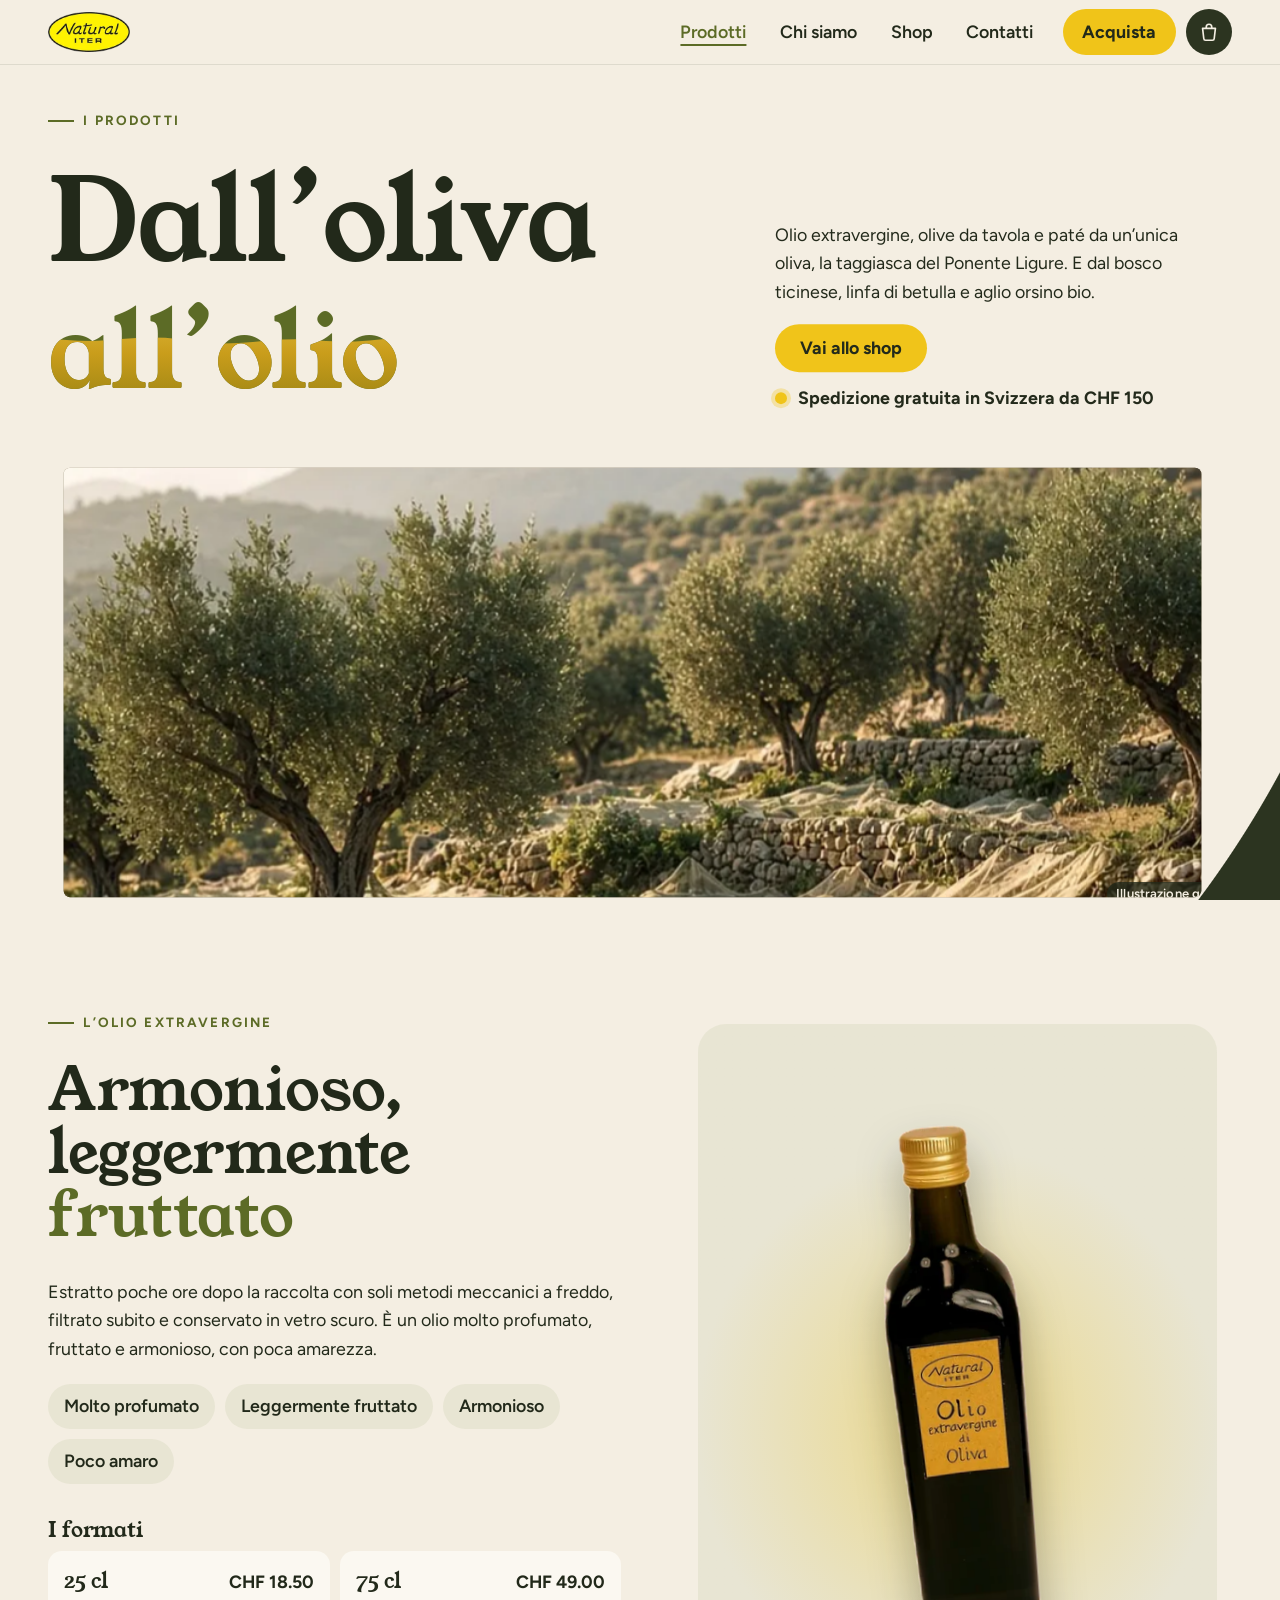
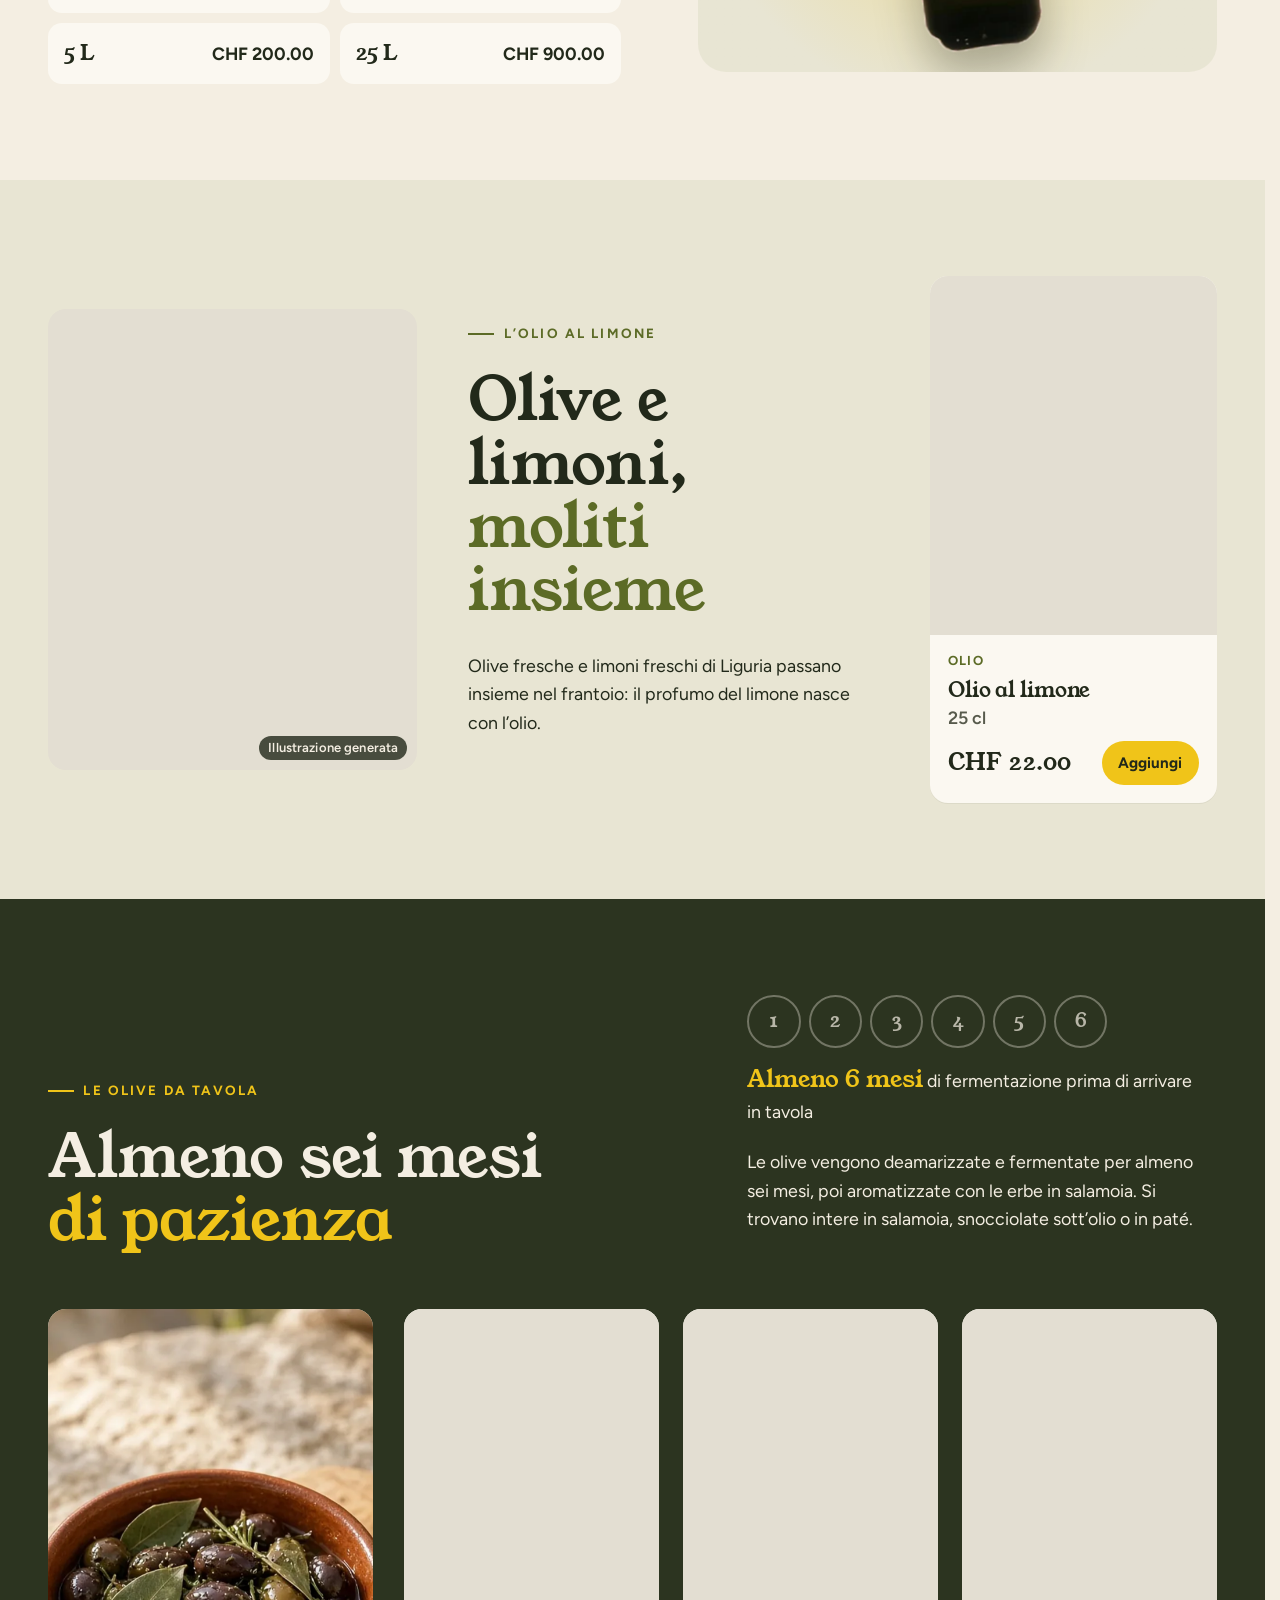
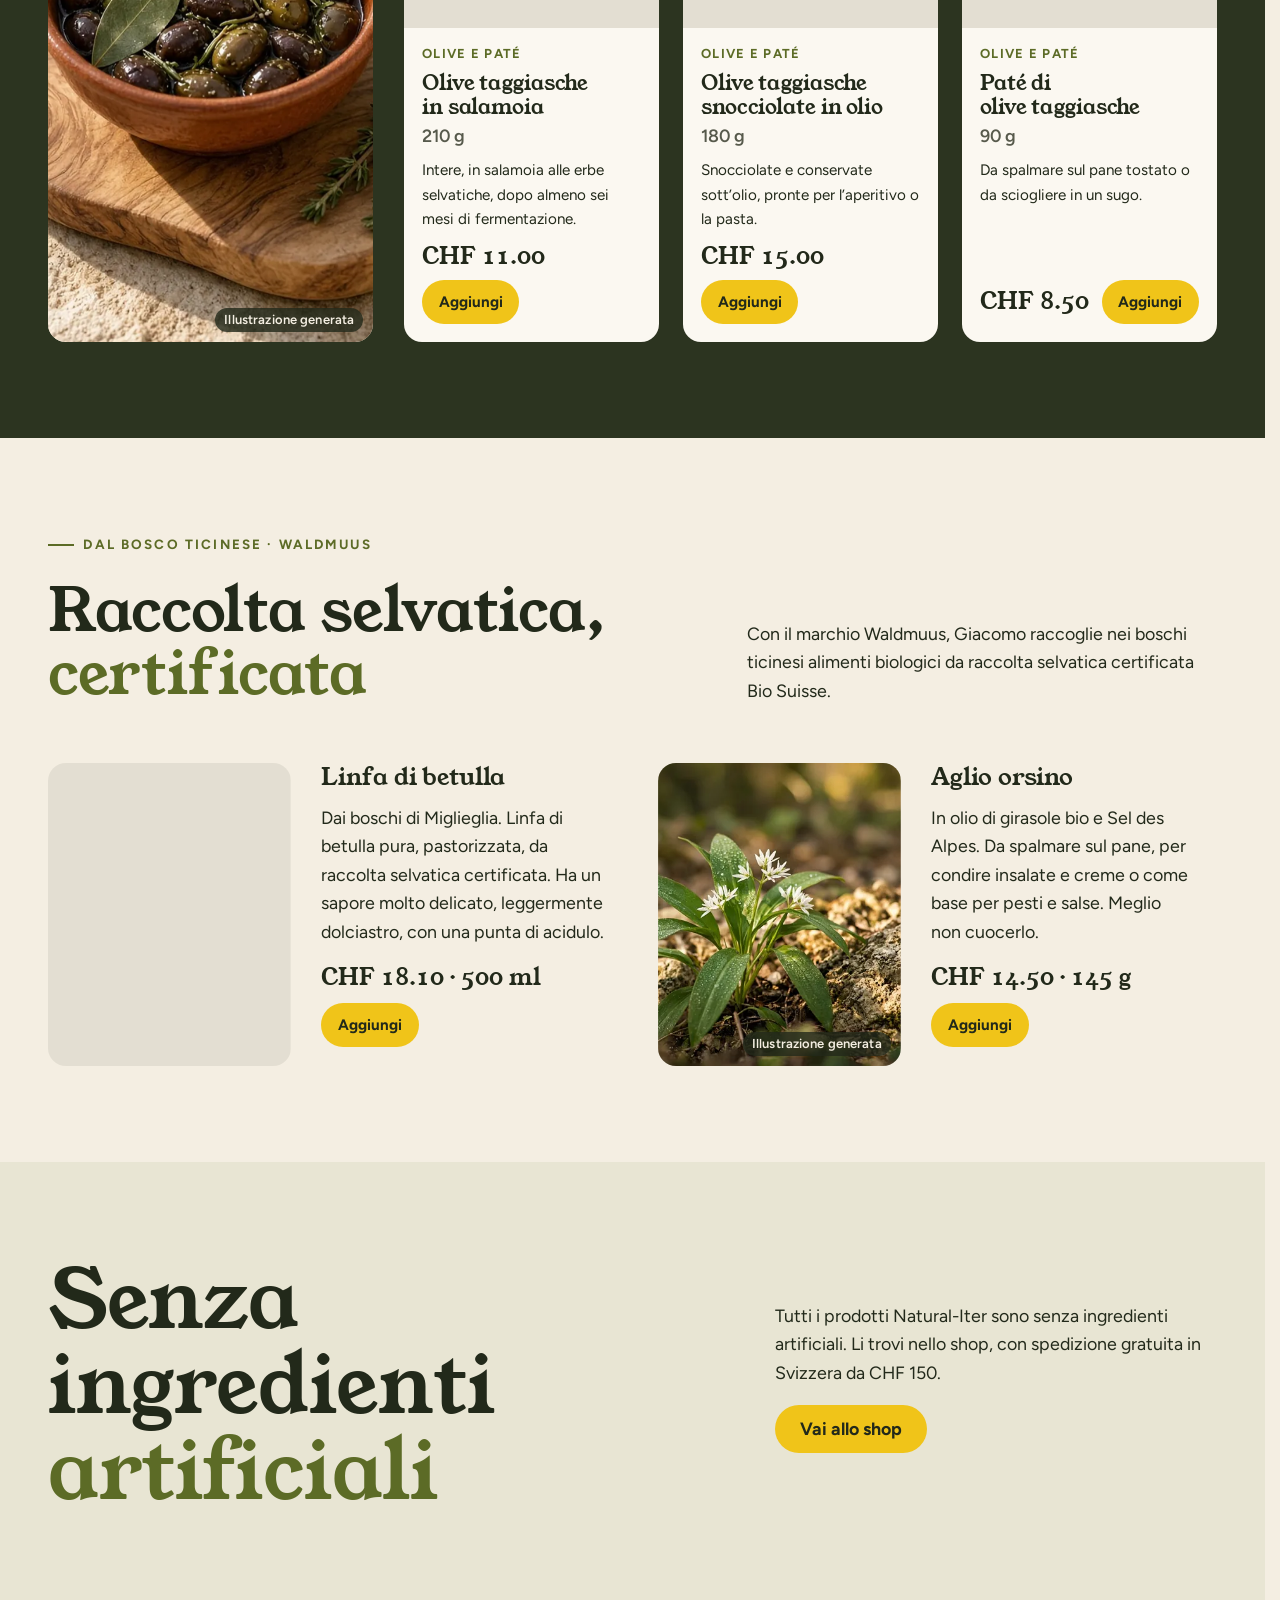
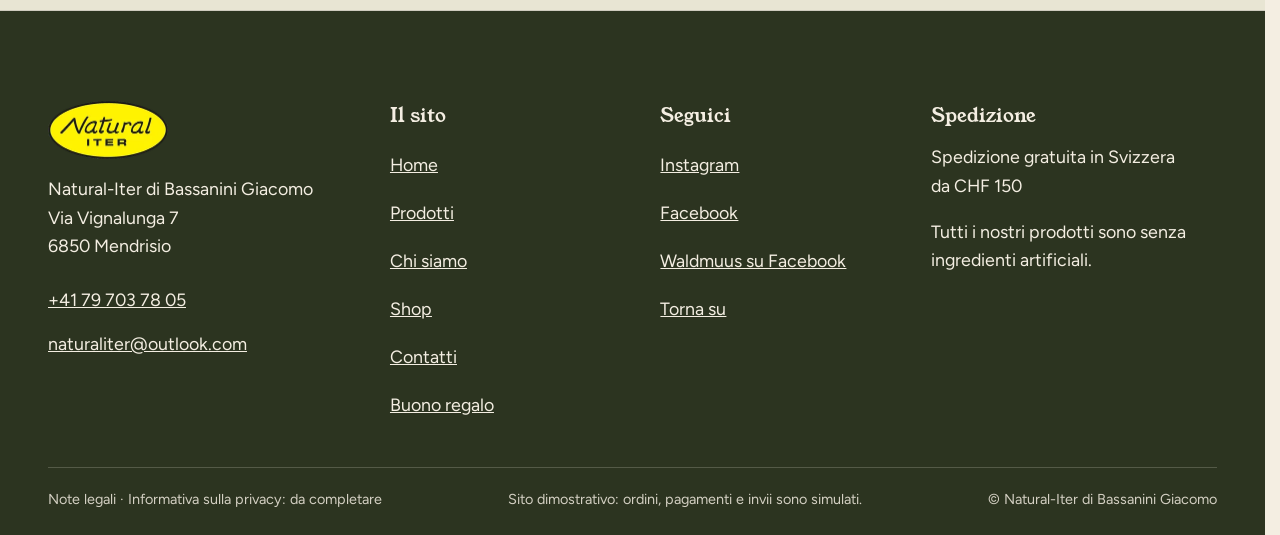
<file: prodotti.html>
<!doctype html>
<html lang="it" data-v="2" data-pagina="prodotti">
<head>
<meta charset="utf-8">
<meta name="viewport" content="width=device-width, initial-scale=1, viewport-fit=cover">
<title>I prodotti · Natural-Iter</title>
<meta name="description" content="Olio extravergine taggiasco, olio al limone, olive in salamoia, snocciolate e paté; linfa di betulla e aglio orsino bio Waldmuus.">
<meta name="robots" content="noindex, nofollow">
<link rel="canonical" href="https://natural-iter-maquette.vercel.app/prodotti">
<style>:root{--fond:#f4eee2;--texte:#22291a;--voile-fond:#2c3420;--ouverture-fond:#2c3420;--menu-fond:#2c3420}:root { --entete-h: 72px; --barres-h: 0px; } html { background: var(--fond); color: var(--texte); scrollbar-gutter: stable; } body { margin: 0; background: var(--fond); } html.js:not(.secours):not([data-arrivee="retour"]) [data-anime] { opacity: 0; } html.js:not(.secours):not([data-arrivee="retour"]) [data-anime].vu { opacity: 1; } [data-voile] { position: fixed; inset: 0; z-index: 900; background: var(--voile-fond); transform: translateY(100%); visibility: hidden; pointer-events: none; } html[data-arrivee="voile"]:not(.voile-leve):not(.secours) [data-voile] { transform: none; visibility: visible; } html.secours [data-voile] { visibility: hidden !important; } .ouverture-panneau { position: fixed; inset: 0; z-index: 850; display: none; place-content: center; justify-items: center; background: var(--ouverture-fond, var(--voile-fond)); color: var(--fond); text-align: center; } html.js[data-arrivee="intro"]:not(.secours):not(.intro-finie) .ouverture-panneau { display: grid; } html.defilement-bloque, html.defilement-bloque body, html.js[data-arrivee="intro"]:not(.secours):not(.intro-finie), html.js[data-arrivee="intro"]:not(.secours):not(.intro-finie) body, html[data-arrivee="voile"]:not(.voile-leve):not(.secours), html[data-arrivee="voile"]:not(.voile-leve):not(.secours) body { overflow: hidden; } html.js[data-arrivee="intro"]:not(.secours):not(.intro-finie) { background-color: var(--ouverture-fond, var(--voile-fond)); } html[data-arrivee="voile"]:not(.voile-leve):not(.secours) { background-color: var(--voile-fond); }</style>
<script>(function () {
var d = document.documentElement, ss = null, ls = null;
try { ss = window.sessionStorage; ls = window.localStorage; } catch (e) {}
d.classList.add('js');
var nav = performance.getEntriesByType ? performance.getEntriesByType('navigation')[0] : null;
var type = nav ? nav.type : 'navigate';
var depart = null;
try { depart = JSON.parse(ss.getItem('socle:depart') || 'null'); ss.removeItem('socle:depart'); } catch (e) {}
if (depart && !(Date.now() - depart.t < 15000)) depart = null;
var mode = type === 'back_forward' ? 'retour' : type === 'reload' ? 'intro' : depart ? 'voile' : 'intro';
d.setAttribute('data-arrivee', mode);
if (mode === 'voile' && depart.couleur) d.style.setProperty('--voile-fond', depart.couleur);
if (type === 'reload' && 'scrollRestoration' in history) {
history.scrollRestoration = 'manual';
}
try {
var choisie = ls && ls.getItem('socle:langue');
var langue = (d.lang || '').slice(0, 2);
if (choisie && choisie !== langue && type === 'navigate' && !depart) {
var alt = document.querySelector('link[rel="alternate"][hreflang="' + choisie + '"]');
if (alt) location.replace(new URL(alt.href).pathname + location.search + location.hash);
}
} catch (e) {}
setTimeout(function () { if (!d.classList.contains('demarre')) d.classList.add('secours'); }, 2000);
})();</script>
<link rel="preload" href="/assets/fonts/young-serif-400.woff2" as="font" type="font/woff2" crossorigin>
<link rel="preload" href="/assets/fonts/figtree-400.woff2" as="font" type="font/woff2" crossorigin>
<link rel="stylesheet" href="/assets/css/socle.css?v=2">
<link rel="stylesheet" href="/assets/css/modules.css?v=2">
<link rel="stylesheet" href="/assets/css/site.css?v=2">
<link rel="modulepreload" href="/assets/js/site.js?v=2">
<link rel="modulepreload" href="/assets/js/socle/index.js?v=2">
<script src="/assets/vendor/gsap.min.js" defer></script>
<script src="/assets/vendor/ScrollTrigger.min.js" defer></script>
<script src="/assets/vendor/SplitText.min.js" defer></script>
<script type="module" src="/assets/js/site.js?v=2"></script>
<meta name="theme-color" content="#f4eee2">
<link rel="icon" href="/assets/images/favicon.png" type="image/png">
<link rel="apple-touch-icon" href="/assets/images/apple-touch-icon.png">
<meta property="og:type" content="website">
<meta property="og:site_name" content="Natural-Iter">
<meta property="og:locale" content="it_CH">
<meta property="og:title" content="I prodotti · Natural-Iter">
<meta property="og:description" content="Olio extravergine taggiasco, olio al limone, olive in salamoia, snocciolate e paté; linfa di betulla e aglio orsino bio Waldmuus.">
<meta property="og:url" content="https://natural-iter-maquette.vercel.app/prodotti">
<meta property="og:image" content="https://natural-iter-maquette.vercel.app/assets/partage/prodotti-it.jpg">
<meta property="og:image:width" content="1200">
<meta property="og:image:height" content="630">
<meta property="og:image:alt" content="Reti di raccolta sotto gli ulivi del Ponente Ligure">
<meta name="twitter:card" content="summary_large_image">
<script type="application/ld+json">{"@context":"https://schema.org","@type":"Store","name":"Natural-Iter di Bassanini Giacomo","url":"https://natural-iter-maquette.vercel.app/","telephone":"+41797037805","email":"naturaliter@outlook.com","address":{"@type":"PostalAddress","streetAddress":"Via Vignalunga 7","postalCode":"6850","addressLocality":"Mendrisio","addressRegion":"TI","addressCountry":"CH"},"founder":"Jürg Raz","employee":{"@type":"Person","name":"Giacomo Bassanini"},"sameAs":["https://www.instagram.com/natural_iter/","https://www.facebook.com/profile.php?id=61551024487038"],"description":"Olio extravergine e olive taggiasche del Ponente Ligure; linfa di betulla e aglio orsino bio da raccolta selvatica certificata Bio Suisse (Waldmuus)."}</script>
</head>
<body id="haut">
<div data-voile data-forme="vague" aria-hidden="true"><svg class="voile-vague voile-vague--haut" viewBox="0 0 1440 120" preserveAspectRatio="none" aria-hidden="true"><path d="M0 120 C 240 20 480 20 720 70 S 1200 130 1440 40 V 120 H 0 Z"/></svg><svg class="voile-vague voile-vague--bas" viewBox="0 0 1440 120" preserveAspectRatio="none" aria-hidden="true"><path d="M0 0 C 240 100 480 100 720 50 S 1200 -10 1440 80 V 0 H 0 Z"/></svg><div class="voile-contenu"><img src="/assets/images/logo-240.webp" alt="" width="100" height="49"><span data-voile-libelle>Prodotti</span></div></div>
<div class="ouverture-panneau" data-ouverture aria-hidden="true">
  <img class="ouverture-logo" src="/assets/images/logo-480.webp" alt="" width="180" height="88">
  <p class="ouverture-ligne">Olio e olive taggiasche · Mendrisio</p>
  <span class="goccia" data-ouverture-objet></span>
</div>
<a class="evitement" href="#contenu">Vai al contenuto</a>
<header data-entete>
  <div class="entete-rangee">
    <a class="entete-logo" href="/" data-libelle="Home" aria-label="Natural-Iter, Home">
      <img src="/assets/images/logo-240.webp" alt="" width="82" height="40">
    </a>
    <nav data-nav aria-label="Navigazione principale">
      <ul><li><a href="/prodotti" data-libelle="Prodotti" aria-current="page">Prodotti</a></li><li><a href="/chi-siamo" data-libelle="Chi siamo">Chi siamo</a></li><li><a href="/shop" data-libelle="Shop">Shop</a></li><li><a href="/contatti" data-libelle="Contatti">Contatti</a></li></ul>
    </nav>
    <div class="entete-actions">
      <a class="bouton bouton--entete" href="/shop" data-libelle="Shop">Acquista</a>
      <button type="button" class="carrello-bottone" data-panier-ouvrir data-envol-cible aria-label="Carrello"><span class="carrello-vaso" aria-hidden="true"><span class="carrello-olio"></span></span><svg viewBox="0 0 24 24" aria-hidden="true"><path d="M5 8h14l-1.3 11.1a2 2 0 0 1-2 1.9H8.3a2 2 0 0 1-2-1.9Z"/><path d="M9 8V6.5a3 3 0 0 1 6 0V8"/></svg><span class="pet-compte est-vide" data-panier-compte>0</span></button>
      <button type="button" data-menu-bouton aria-controls="menu" aria-expanded="false" data-libelle-ouvrir="Menu" data-libelle-fermer="Chiudi"><span data-libelle-bouton>Menu</span></button>
      <a class="menu-sansjs" href="#menu" data-menu-lien>Menu</a>
    </div>
  </div>
</header>
<script>/* Avant le premier affichage : rangées de la navigation (même règle que ajusterNav dans assets/js/socle/entete.js)
   et hauteur réelle de l'en-tête, pour que rien ne saute quand le JavaScript du site prend la main. */
(function () {
  var h = document.documentElement, u = document.querySelector('[data-nav] ul'), e = document.querySelector('[data-entete]');
  if (u) {
    var deborde = function () { return u.scrollWidth > u.clientWidth + 1; }, c = deborde();
    if (c && window.matchMedia('(min-width: 900px)').matches) {
      h.classList.add('nav-deux-rangees'); c = deborde();
      if (c) { h.classList.add('nav-deux-lignes'); var a = u.querySelector('a'); c = !a || u.getBoundingClientRect().height > a.getBoundingClientRect().height * 2.5; }
      if (c) h.classList.remove('nav-deux-rangees', 'nav-deux-lignes');
    }
    if (c) h.classList.add('nav-compacte');
  }
  if (e) h.style.setProperty('--entete-h', Math.round(e.getBoundingClientRect().height) + 'px');
})();</script>
<span id="menu-ferme" aria-hidden="true"></span>
<div id="menu" data-menu role="dialog" aria-modal="true" aria-label="Menu">
  <p class="menu-sansjs-fermer"><a href="#menu-ferme">Chiudi</a></p>
  <ul><li style="--i:0"><a href="/" class="menu-lien" data-libelle="Home">Home</a></li><li style="--i:1"><a href="/prodotti" class="menu-lien" data-libelle="Prodotti" aria-current="page">Prodotti</a></li><li style="--i:2"><a href="/chi-siamo" class="menu-lien" data-libelle="Chi siamo">Chi siamo</a></li><li style="--i:3"><a href="/shop" class="menu-lien" data-libelle="Shop">Shop</a></li><li style="--i:4"><a href="/contatti" class="menu-lien" data-libelle="Contatti">Contatti</a></li><li style="--i:5"><a href="/shop#buono-regalo" class="menu-lien menu-lien--piccolo" data-libelle="Shop">Buono regalo</a></li></ul>
  <p class="menu-contatti"><a class="bouton" href="tel:+41797037805">Chiama +41 79 703 78 05</a></p>
  <p class="menu-nota">Spedizione gratuita in Svizzera da CHF 150</p>
</div>
<main id="contenu" tabindex="-1">
<section class="apertura-titolo-banda" id="inizio">
  <div class="conteneur banda-testa">
    <p class="sopra" data-anime="gsap">I prodotti</p>
    <h1 class="banda-titolo" data-anime="gsap" data-grille="typo fil"><span data-iris-centre>Dall’oliva <em>all’olio</em></span></h1>
    <div class="banda-lato" data-anime="gsap">
      <p>Olio extravergine, olive da tavola e paté da un’unica oliva, la taggiasca del Ponente Ligure. E dal bosco ticinese, linfa di betulla e aglio orsino bio.</p>
      <p class="banda-azioni"><a href="/shop" class="bouton" data-libelle="Shop" data-action-principale>Vai allo shop</a><span class="apertura-info" data-info-cle><span class="punto-giallo" aria-hidden="true"></span>Spedizione gratuita in Svizzera da CHF 150</span></p>
    </div>
  </div>
  <figure class="media banda-media" data-grok data-fx="parallaxe" data-fx-force="10" data-effet="banda" data-anime="gsap" style="--cadrage:50% 50%">
  <picture><source media="(max-width: 760px) and (orientation: portrait)" srcset="/assets/images/grok/reti-mobile-640.webp 640w, /assets/images/grok/reti-mobile-1080.webp 1080w" sizes="100vw">
    <img src="/assets/images/grok/reti-1280.webp" srcset="/assets/images/grok/reti-640.webp 640w, /assets/images/grok/reti-1280.webp 1280w, /assets/images/grok/reti-1920.webp 1920w" sizes="100vw" alt="Reti di raccolta stese sotto gli ulivi sulle fasce liguri" width="1280" height="549" fetchpriority="high" loading="eager" decoding="async">
  </picture><figcaption class="mention-ia">Illustrazione generata</figcaption>
</figure>
</section>
<section class="sezione olio-sezione" id="olio">
  <div class="conteneur olio-griglia">
    <div class="olio-testo">
      <p class="sopra" data-anime>L’olio extravergine</p>
      <h2 data-anime="lignes">Armonioso, leggermente <em>fruttato</em></h2>
      <p data-anime>Estratto poche ore dopo la raccolta con soli metodi meccanici a freddo, filtrato subito e conservato in vetro scuro. È un olio molto profumato, fruttato e armonioso, con poca amarezza.</p>
      <ul class="gusto" data-anime="cascade">
        <li>Molto profumato</li><li>Leggermente fruttato</li><li>Armonioso</li><li>Poco amaro</li>
      </ul>
      <h3 class="formati-titolo" data-anime>I formati</h3>
      <ul class="formati" data-anime="cascade">
        <li><span class="formati-f">25 cl</span><span class="formati-p">CHF 18.50</span></li><li><span class="formati-f">75 cl</span><span class="formati-p">CHF 49.00</span></li><li><span class="formati-f">5 L</span><span class="formati-p">CHF 200.00</span></li><li><span class="formati-f">25 L</span><span class="formati-p">CHF 900.00</span></li>
      </ul>
    </div>
    <div class="olio-foto">
      <figure class="olio-vetrina" data-effet="bottiglia-vetrina">
        <img src="/assets/images/bottiglia-75-1300.webp" srcset="/assets/images/bottiglia-75-560.webp 243w, /assets/images/bottiglia-75-900.webp 389w, /assets/images/bottiglia-75-1300.webp 562w" sizes="(max-width: 760px) 40vw, 16vw" alt="Bottiglia da 75 cl di olio extravergine taggiasco Natural-Iter" width="562" height="1300" loading="lazy" decoding="async">
      </figure>
    </div>
  </div>
</section>
<section class="sezione limone fondo-salvia" id="limone">
  <div class="conteneur limone-griglia">
    <figure class="media limone-media" data-grok data-anime="rideau" style="--cadrage:50% 50%">
  <picture>
    <img src="/assets/images/grok/limoni-1600.webp" srcset="/assets/images/grok/limoni-1024.webp 1024w, /assets/images/grok/limoni-1168.webp 1168w, /assets/images/grok/limoni-1600.webp 1600w" sizes="(max-width: 760px) 100vw, 36vw" alt="Limoni liguri freschi con foglie e rametti d’ulivo" width="1600" height="2000" loading="lazy" decoding="async">
  </picture><figcaption class="mention-ia">Illustrazione generata</figcaption>
</figure>
    <div class="limone-testo">
      <p class="sopra" data-anime>L’olio al limone</p>
      <h2 data-anime="lignes">Olive e limoni, <em>moliti insieme</em></h2>
      <p data-anime>Olive fresche e limoni freschi di Liguria passano insieme nel frantoio: il profumo del limone nasce con l’olio.</p>
    </div>
    <div data-anime="cascade" class="limone-prodotto"><article class="prodotto " id="p-olio-limone" data-panier-produit data-categoria="olio" data-prezzo="22" data-nome="Olio al limone 25 cl">
  <figure class="media prodotto-media" style="--cadrage:50% 50%">
  <picture>
    <img src="/assets/images/olio-limone-800.webp" srcset="/assets/images/olio-limone-800.webp 800w" sizes="(max-width: 760px) 72vw, 30vw" alt="Olio al limone da 25 cl con limoni freschi" width="800" height="1000" loading="lazy" decoding="async">
  </picture>
</figure>
  <div class="prodotto-testo">
    <p class="prodotto-sopra"><span>Olio</span></p>
    <h3 class="prodotto-nome">Olio al limone</h3>
    <p class="prodotto-formato">25 cl</p>
    <div class="prodotto-riga">
      <p class="prodotto-prezzo" data-prix>CHF 22.00</p>
      <button type="button" class="bouton bouton--aggiungi" data-panier-ajouter="olio-limone" data-nom="Olio al limone 25 cl" data-prix="22" aria-label="Aggiungi Olio al limone 25 cl">Aggiungi</button>
    </div>
  </div>
</article></div>
  </div>
</section>
<section class="sezione olive-sezione fondo-oliva" id="olive">
  <div class="conteneur sezione-testa">
    <div>
      <p class="sopra" data-anime>Le olive da tavola</p>
      <h2 data-anime="lignes">Almeno sei mesi <em>di pazienza</em></h2>
    </div>
    <div class="sezione-testa-lato">
      <div class="mesi" data-effet="mesi">
        <ol class="mesi-fila" aria-hidden="true"><li class="mese"><span>1</span></li><li class="mese"><span>2</span></li><li class="mese"><span>3</span></li><li class="mese"><span>4</span></li><li class="mese"><span>5</span></li><li class="mese"><span>6</span></li></ol>
        <p class="mesi-testo"><strong>Almeno 6 mesi</strong> di fermentazione prima di arrivare in tavola</p>
      </div>
      <p data-anime>Le olive vengono deamarizzate e fermentate per almeno sei mesi, poi aromatizzate con le erbe in salamoia. Si trovano intere in salamoia, snocciolate sott’olio o in paté.</p>
    </div>
  </div>
  <div class="conteneur olive-griglia">
    <figure class="media olive-media" data-grok data-fx="zoom" style="--cadrage:50% 50%">
  <picture>
    <img src="/assets/images/grok/salamoia-1600.webp" srcset="/assets/images/grok/salamoia-1024.webp 1024w, /assets/images/grok/salamoia-1168.webp 1168w, /assets/images/grok/salamoia-1600.webp 1600w" sizes="(max-width: 760px) 100vw, 30vw" alt="Olive taggiasche in salamoia con erbe selvatiche" width="1600" height="2000" loading="lazy" decoding="async">
  </picture><figcaption class="mention-ia">Illustrazione generata</figcaption>
</figure>
    <div class="olive-prodotti" data-anime="cascade" data-scorri>
      <article class="prodotto prodotto--chiaro" id="p-olive-salamoia" data-panier-produit data-categoria="olive" data-prezzo="11" data-nome="Olive taggiasche in salamoia 210 g">
  <figure class="media prodotto-media" style="--cadrage:50% 50%">
  <picture>
    <img src="/assets/images/olive-salamoia-800.webp" srcset="/assets/images/olive-salamoia-800.webp 800w" sizes="(max-width: 760px) 72vw, 20vw" alt="Vasetto di olive taggiasche in salamoia" width="800" height="1000" loading="lazy" decoding="async">
  </picture>
</figure>
  <div class="prodotto-testo">
    <p class="prodotto-sopra"><span>Olive e paté</span></p>
    <h3 class="prodotto-nome">Olive taggiasche in salamoia</h3>
    <p class="prodotto-formato">210 g</p>
    <p class="prodotto-descr">Intere, in salamoia alle erbe selvatiche, dopo almeno sei mesi di fermentazione.</p>
    <div class="prodotto-riga">
      <p class="prodotto-prezzo" data-prix>CHF 11.00</p>
      <button type="button" class="bouton bouton--aggiungi" data-panier-ajouter="olive-salamoia" data-nom="Olive taggiasche in salamoia 210 g" data-prix="11" aria-label="Aggiungi Olive taggiasche in salamoia 210 g">Aggiungi</button>
    </div>
  </div>
</article><article class="prodotto prodotto--chiaro" id="p-olive-snocciolate" data-panier-produit data-categoria="olive" data-prezzo="15" data-nome="Olive taggiasche snocciolate in olio 180 g">
  <figure class="media prodotto-media" style="--cadrage:50% 50%">
  <picture>
    <img src="/assets/images/olive-snocciolate-800.webp" srcset="/assets/images/olive-snocciolate-800.webp 800w" sizes="(max-width: 760px) 72vw, 20vw" alt="Vasetto di olive taggiasche snocciolate in olio" width="800" height="1000" loading="lazy" decoding="async">
  </picture>
</figure>
  <div class="prodotto-testo">
    <p class="prodotto-sopra"><span>Olive e paté</span></p>
    <h3 class="prodotto-nome">Olive taggiasche snocciolate in olio</h3>
    <p class="prodotto-formato">180 g</p>
    <p class="prodotto-descr">Snocciolate e conservate sott’olio, pronte per l’aperitivo o la pasta.</p>
    <div class="prodotto-riga">
      <p class="prodotto-prezzo" data-prix>CHF 15.00</p>
      <button type="button" class="bouton bouton--aggiungi" data-panier-ajouter="olive-snocciolate" data-nom="Olive taggiasche snocciolate in olio 180 g" data-prix="15" aria-label="Aggiungi Olive taggiasche snocciolate in olio 180 g">Aggiungi</button>
    </div>
  </div>
</article><article class="prodotto prodotto--chiaro" id="p-pate" data-panier-produit data-categoria="olive" data-prezzo="8.5" data-nome="Paté di olive taggiasche 90 g">
  <figure class="media prodotto-media" style="--cadrage:50% 50%">
  <picture>
    <img src="/assets/images/pate-800.webp" srcset="/assets/images/pate-800.webp 800w" sizes="(max-width: 760px) 72vw, 20vw" alt="Paté di olive taggiasche spalmato sul pane" width="800" height="1000" loading="lazy" decoding="async">
  </picture>
</figure>
  <div class="prodotto-testo">
    <p class="prodotto-sopra"><span>Olive e paté</span></p>
    <h3 class="prodotto-nome">Paté di olive taggiasche</h3>
    <p class="prodotto-formato">90 g</p>
    <p class="prodotto-descr">Da spalmare sul pane tostato o da sciogliere in un sugo.</p>
    <div class="prodotto-riga">
      <p class="prodotto-prezzo" data-prix>CHF 8.50</p>
      <button type="button" class="bouton bouton--aggiungi" data-panier-ajouter="pate" data-nom="Paté di olive taggiasche 90 g" data-prix="8.5" aria-label="Aggiungi Paté di olive taggiasche 90 g">Aggiungi</button>
    </div>
  </div>
</article>
    </div>
  </div>
</section>
<section class="sezione waldmuus" id="waldmuus">
  <div class="conteneur sezione-testa">
    <div>
      <p class="sopra" data-anime>Dal bosco ticinese · Waldmuus</p>
      <h2 data-anime="lignes">Raccolta selvatica, <em>certificata</em></h2>
    </div>
    <p class="sezione-testa-lato" data-anime>Con il marchio Waldmuus, Giacomo raccoglie nei boschi ticinesi alimenti biologici da raccolta selvatica certificata Bio Suisse.</p>
  </div>
  <div class="conteneur waldmuus-griglia">
    <article class="waldmuus-voce">
      <figure class="media waldmuus-media" data-anime="rideau" style="--cadrage:50% 50%">
  <picture>
    <img src="/assets/images/linfa-1600.webp" srcset="/assets/images/linfa-800.webp 800w, /assets/images/linfa-1600.webp 1600w" sizes="(max-width: 760px) 100vw, 26vw" alt="Bottiglia di linfa di betulla Waldmuus in un bosco di betulle" width="1600" height="2000" loading="lazy" decoding="async">
  </picture>
</figure>
      <div data-panier-produit>
        <h3 data-anime="lignes">Linfa di betulla</h3>
        <p data-anime>Dai boschi di Miglieglia. Linfa di betulla pura, pastorizzata, da raccolta selvatica certificata. Ha un sapore molto delicato, leggermente dolciastro, con una punta di acidulo.</p>
        <p class="waldmuus-acquisto" data-anime><span class="prodotto-prezzo" data-prix>CHF 18.10 · 500 ml</span> <button type="button" class="bouton bouton--aggiungi" data-panier-ajouter="linfa" data-nom="Linfa di betulla bio 500 ml" data-prix="18.10" data-image="/assets/images/linfa-800.webp" aria-label="Aggiungi Linfa di betulla bio 500 ml">Aggiungi</button></p>
      </div>
    </article>
    <article class="waldmuus-voce">
      <figure class="media waldmuus-media" data-grok data-anime="rideau" style="--cadrage:50% 50%">
  <picture>
    <img src="/assets/images/grok/aglio-bosco-800.webp" srcset="/assets/images/grok/aglio-bosco-640.webp 640w, /assets/images/grok/aglio-bosco-800.webp 800w" sizes="(max-width: 760px) 100vw, 26vw" alt="Foglie e fiori di aglio orsino nel bosco" width="800" height="600" loading="lazy" decoding="async">
  </picture><figcaption class="mention-ia">Illustrazione generata</figcaption>
</figure>
      <div data-panier-produit>
        <h3 data-anime="lignes">Aglio orsino</h3>
        <p data-anime>In olio di girasole bio e Sel des Alpes. Da spalmare sul pane, per condire insalate e creme o come base per pesti e salse. Meglio non cuocerlo.</p>
        <p class="waldmuus-acquisto" data-anime><span class="prodotto-prezzo" data-prix>CHF 14.50 · 145 g</span> <button type="button" class="bouton bouton--aggiungi" data-panier-ajouter="aglio-orsino" data-nom="Aglio orsino bio in olio e Sel des Alpes 145 g" data-prix="14.50" data-image="/assets/images/aglio-orsino-800.webp" aria-label="Aggiungi Aglio orsino bio 145 g">Aggiungi</button></p>
      </div>
    </article>
  </div>
</section>
<section class="sezione senza fondo-salvia" id="senza">
  <div class="conteneur senza-griglia">
    <h2 data-anime="lettres">Senza ingredienti <em>artificiali</em></h2>
    <div>
      <p data-anime>Tutti i prodotti Natural-Iter sono senza ingredienti artificiali. Li trovi nello shop, con spedizione gratuita in Svizzera da CHF 150.</p>
      <p data-anime><a href="/shop" class="bouton" data-libelle="Shop">Vai allo shop</a></p>
    </div>
  </div>
</section>
</main>
<footer class="pied" id="pied">
  <div class="conteneur pied-grille">
    <div class="pied-marca">
      <img src="/assets/images/logo-240.webp" alt="Natural-Iter" width="123" height="60" loading="lazy">
      <p>Natural-Iter di Bassanini Giacomo<br>Via Vignalunga 7<br>6850 Mendrisio</p>
      <p><a href="tel:+41797037805">+41 79 703 78 05</a><br><a href="mailto:naturaliter@outlook.com">naturaliter@outlook.com</a></p>
    </div>
    <nav aria-label="Il sito">
      <p class="pied-titolo">Il sito</p>
      <ul><li><a href="/" data-libelle="Home">Home</a></li><li><a href="/prodotti" data-libelle="Prodotti" aria-current="page">Prodotti</a></li><li><a href="/chi-siamo" data-libelle="Chi siamo">Chi siamo</a></li><li><a href="/shop" data-libelle="Shop">Shop</a></li><li><a href="/contatti" data-libelle="Contatti">Contatti</a></li><li><a href="/shop#buono-regalo" data-libelle="Shop">Buono regalo</a></li></ul>
    </nav>
    <div>
      <p class="pied-titolo">Seguici</p>
      <ul>
        <li><a href="https://www.instagram.com/natural_iter/" target="_blank" rel="noopener">Instagram</a></li>
        <li><a href="https://www.facebook.com/profile.php?id=61551024487038" target="_blank" rel="noopener">Facebook</a></li>
        <li><a href="https://www.facebook.com/Linfa-di-betulla-Waldmuus-2101944556770735/" target="_blank" rel="noopener">Waldmuus su Facebook</a></li>
        <li><a href="#haut" data-sans-transition>Torna su</a></li>
      </ul>
    </div>
    <div>
      <p class="pied-titolo">Spedizione</p>
      <p>Spedizione gratuita in Svizzera da CHF 150</p>
      <p>Tutti i nostri prodotti sono senza ingredienti artificiali.</p>
    </div>
  </div>
  <div class="conteneur pied-bas"><p>Note legali · Informativa sulla privacy: da completare</p><p>Sito dimostrativo: ordini, pagamenti e invii sono simulati.</p><p>© Natural-Iter di Bassanini Giacomo</p></div>
</footer>
<div data-barre-fixe>
  <a class="bouton bouton--contour" href="tel:+41797037805">Chiama</a>
  <a class="bouton" href="/shop" data-libelle="Shop">Shop</a>
</div>
<div data-module="panier-en-tiroir" data-panier-tiroir>
  <script type="application/json" data-panier-reglages>{"devise":"CHF","seuil_livraison":150,"frais_livraison":null,"tva":null,"cle":"natural-iter-carrello","prefixe":"NI"}</script>
</div>
</body>
</html>
</file>
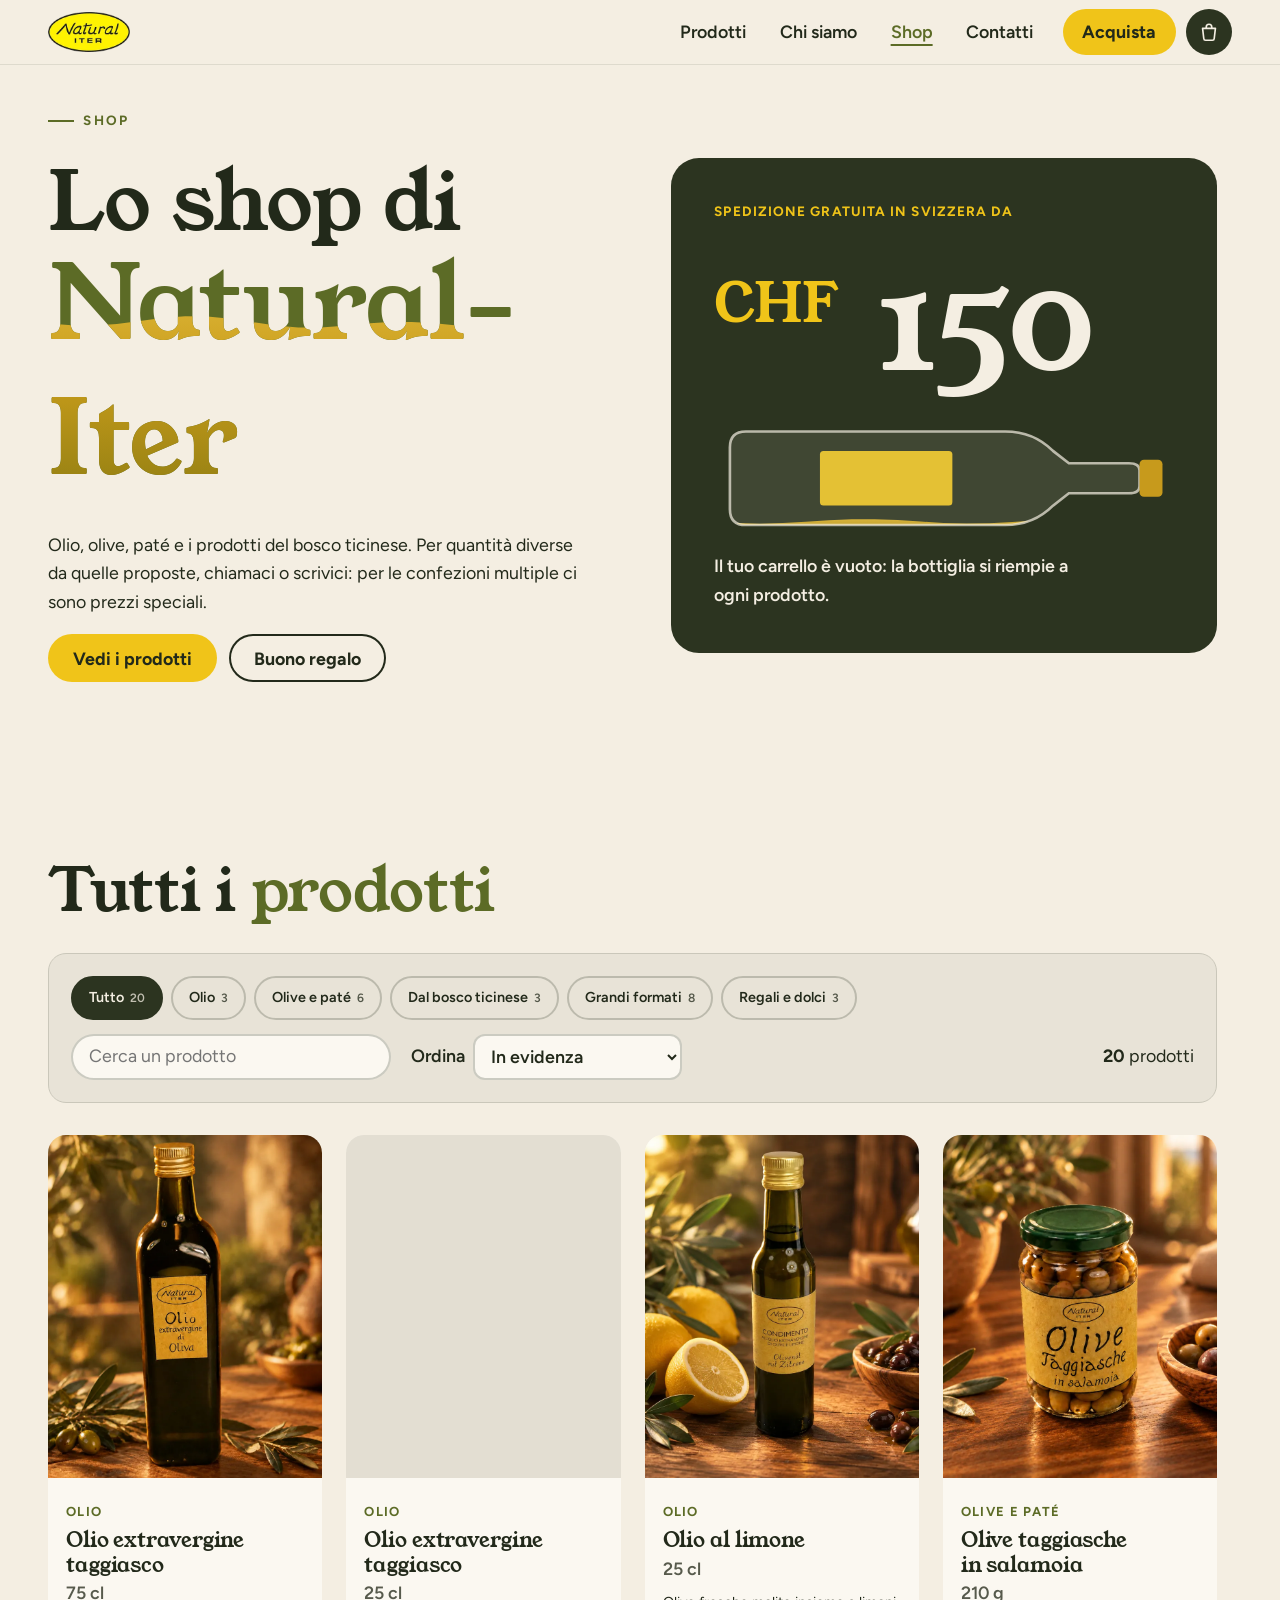
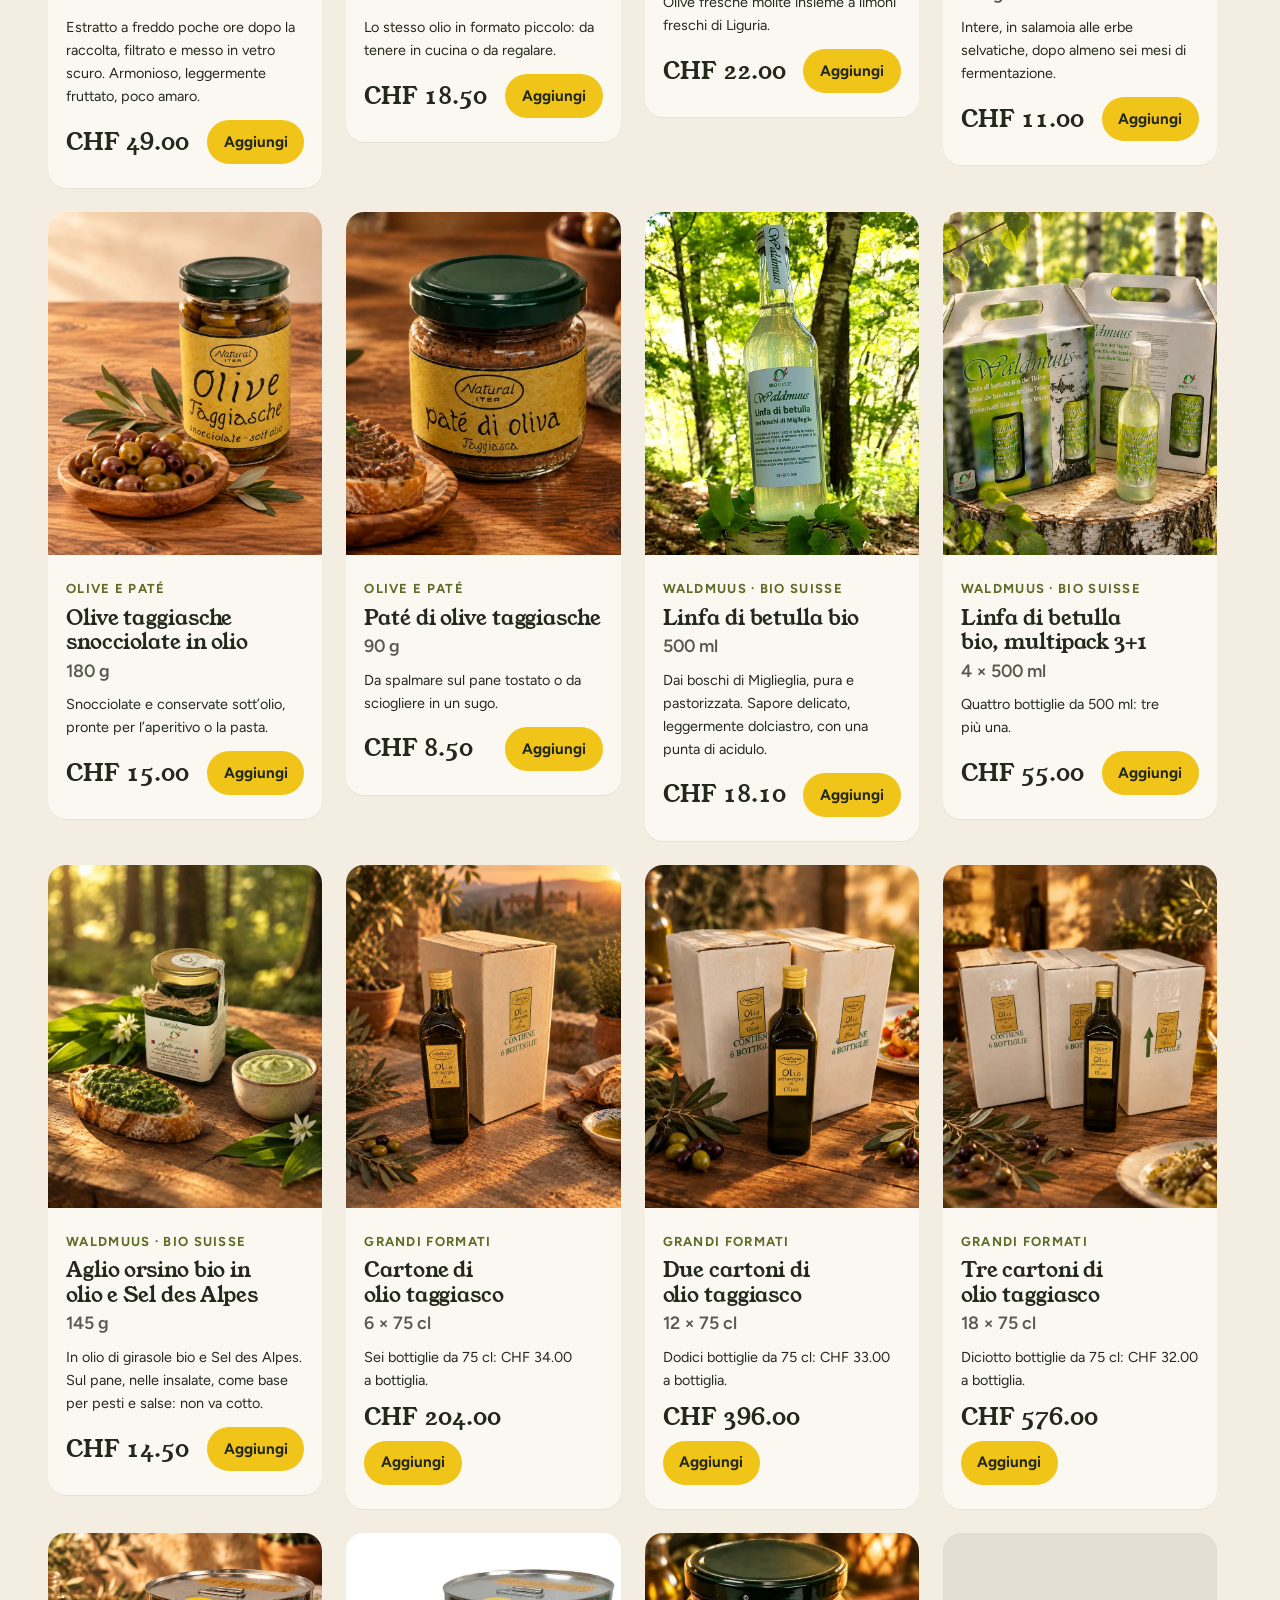
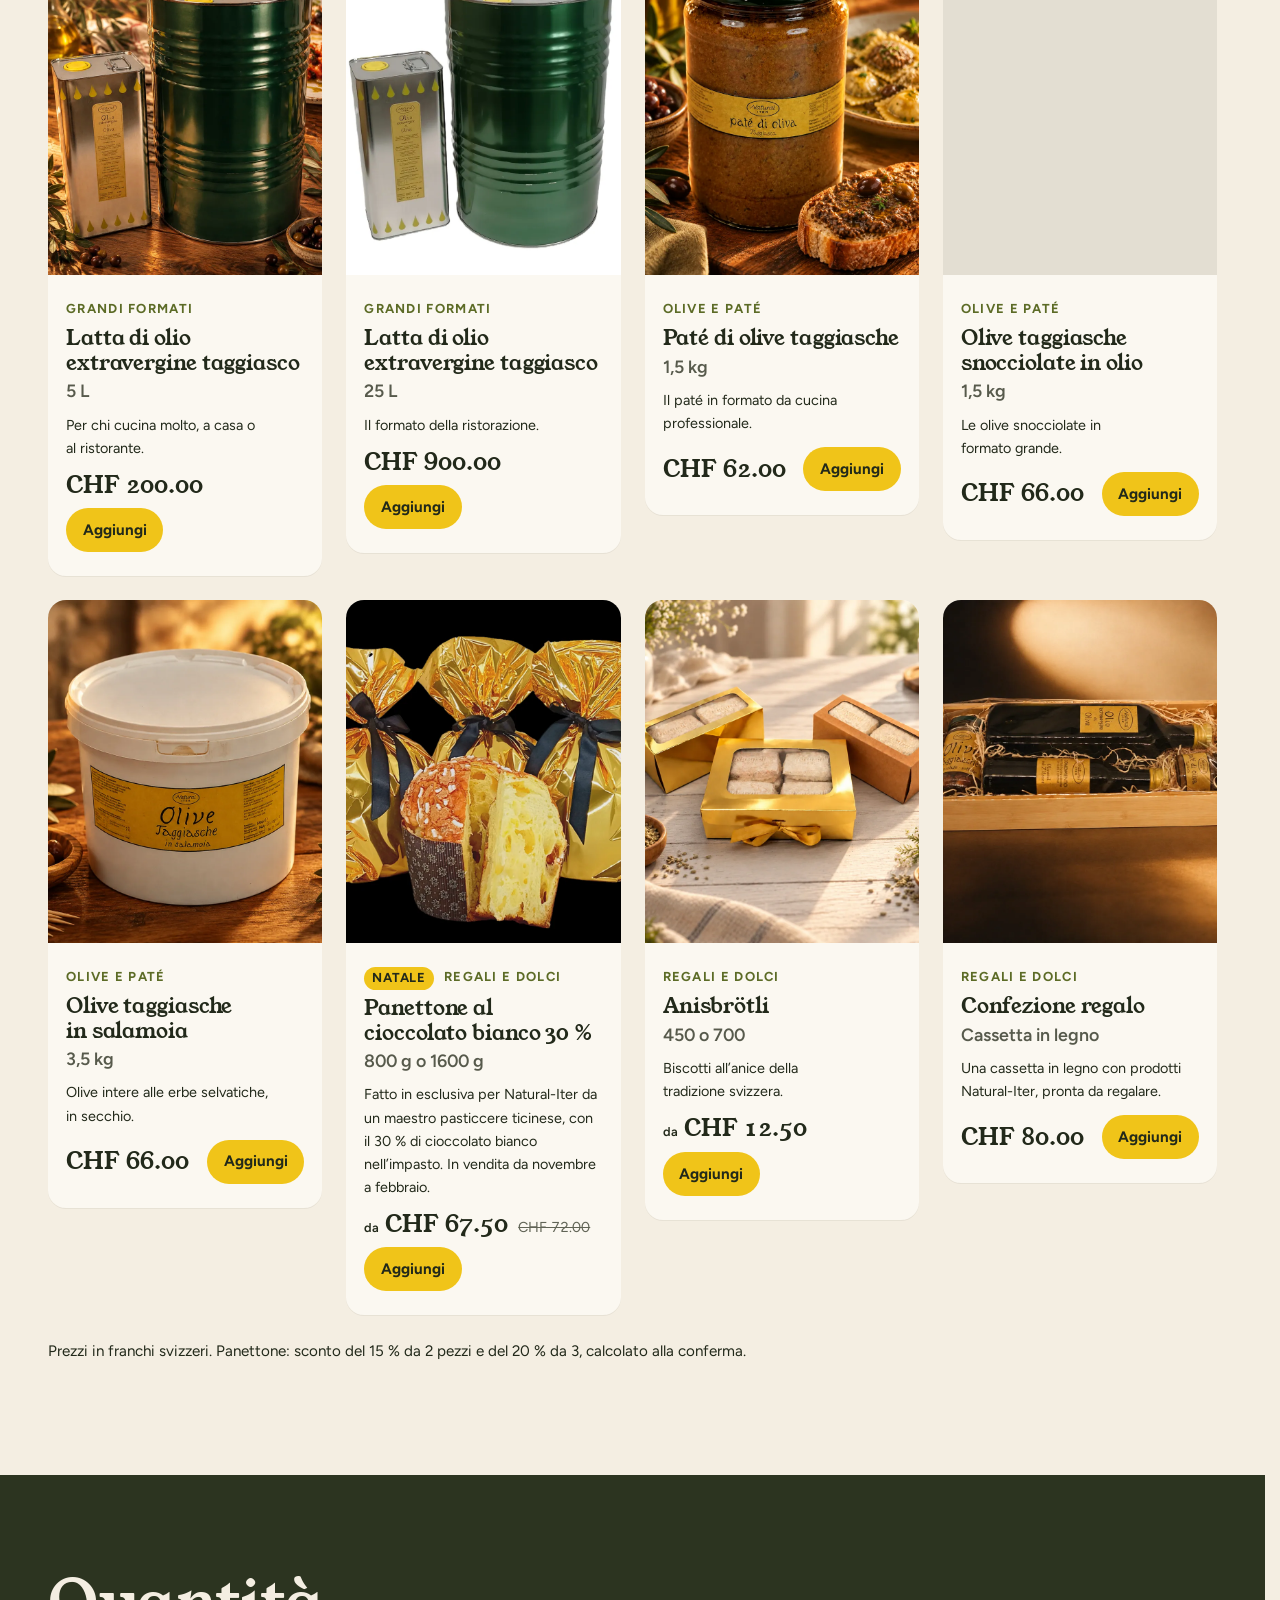
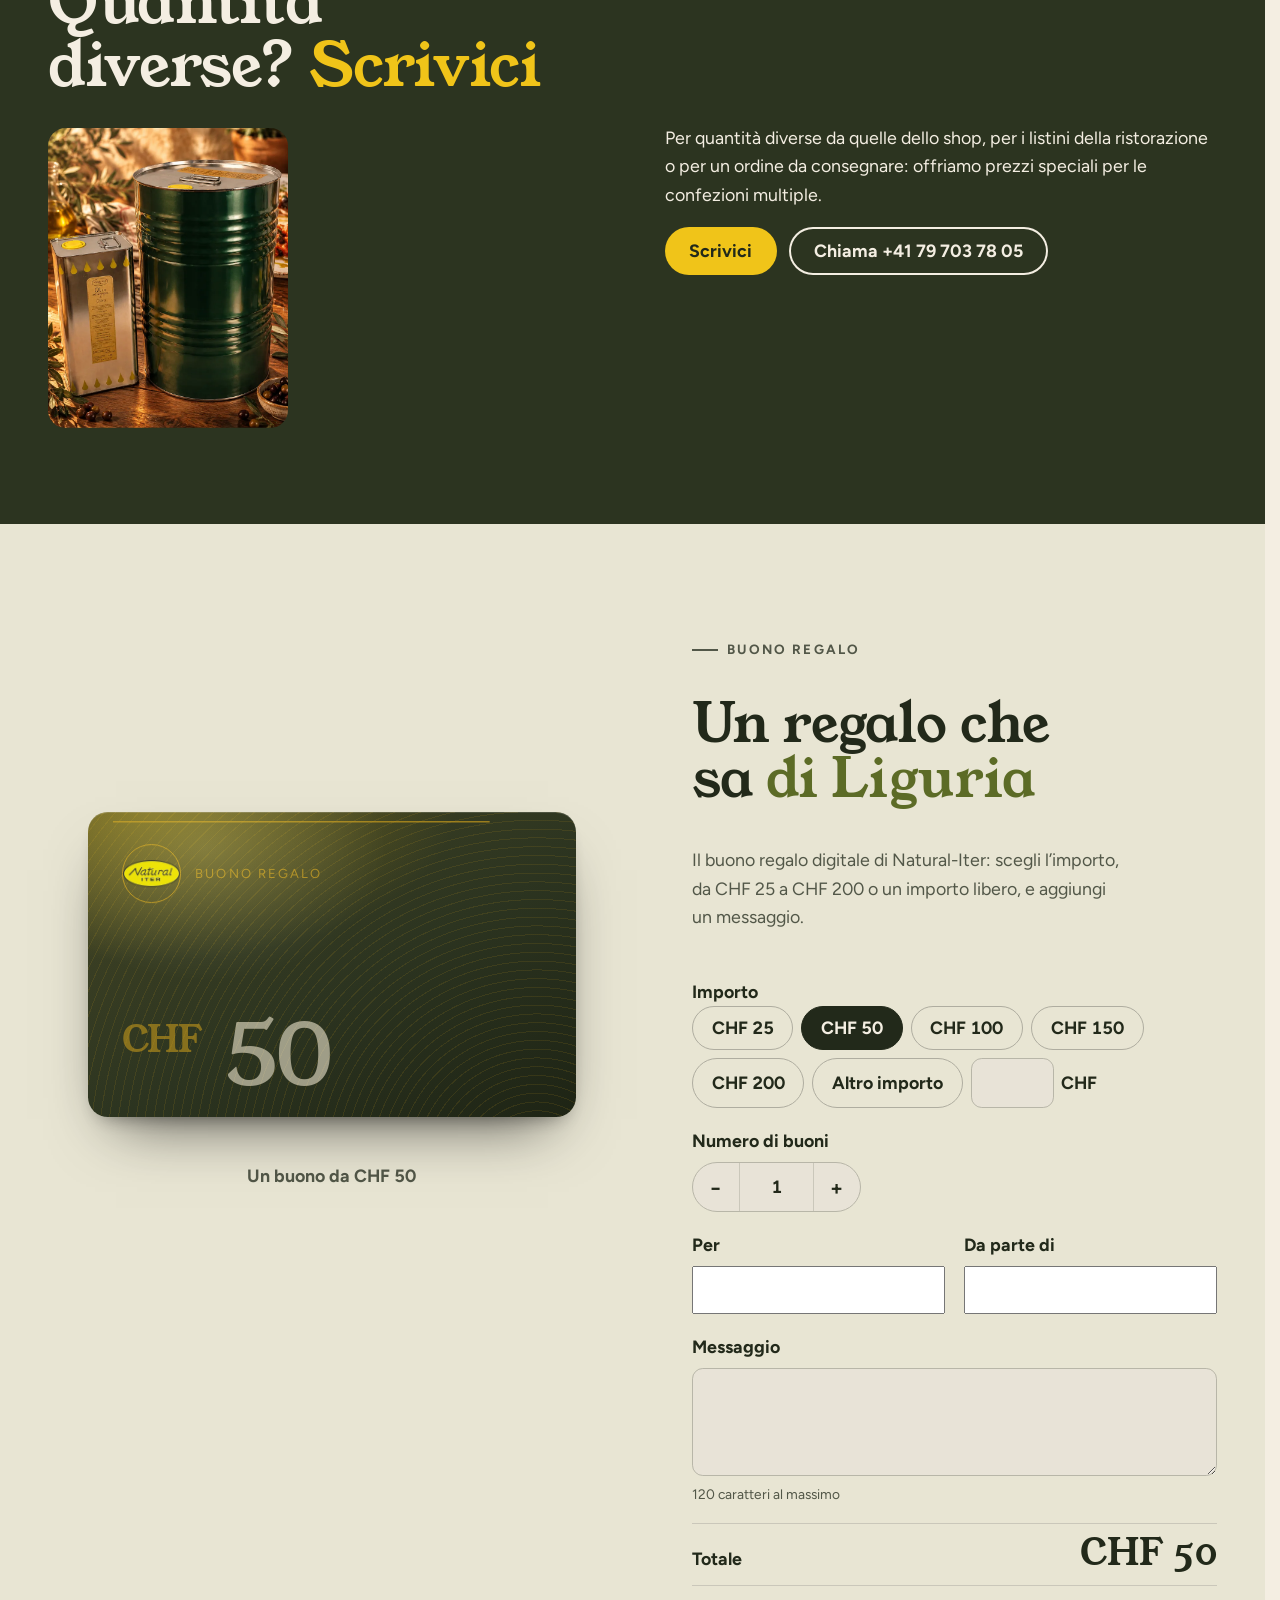
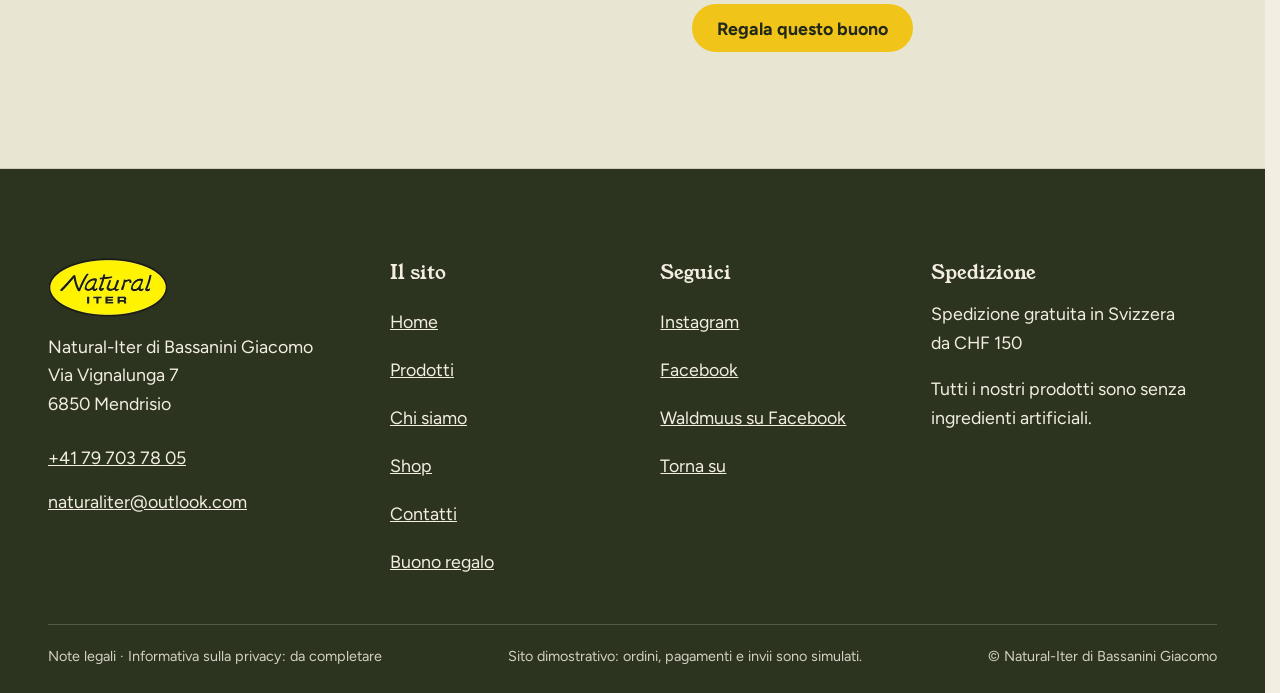
<file: shop.html>
<!doctype html>
<html lang="it" data-v="2" data-pagina="shop">
<head>
<meta charset="utf-8">
<meta name="viewport" content="width=device-width, initial-scale=1, viewport-fit=cover">
<title>Shop · Natural-Iter</title>
<meta name="description" content="Ordina olio taggiasco, olive, paté, linfa di betulla, aglio orsino, panettone e buoni regalo. Spedizione gratuita in Svizzera da CHF 150.">
<meta name="robots" content="noindex, nofollow">
<link rel="canonical" href="https://natural-iter-maquette.vercel.app/shop">
<style>:root{--fond:#f4eee2;--texte:#22291a;--voile-fond:#2c3420;--ouverture-fond:#2c3420;--menu-fond:#2c3420}:root { --entete-h: 72px; --barres-h: 0px; } html { background: var(--fond); color: var(--texte); scrollbar-gutter: stable; } body { margin: 0; background: var(--fond); } html.js:not(.secours):not([data-arrivee="retour"]) [data-anime] { opacity: 0; } html.js:not(.secours):not([data-arrivee="retour"]) [data-anime].vu { opacity: 1; } [data-voile] { position: fixed; inset: 0; z-index: 900; background: var(--voile-fond); transform: translateY(100%); visibility: hidden; pointer-events: none; } html[data-arrivee="voile"]:not(.voile-leve):not(.secours) [data-voile] { transform: none; visibility: visible; } html.secours [data-voile] { visibility: hidden !important; } .ouverture-panneau { position: fixed; inset: 0; z-index: 850; display: none; place-content: center; justify-items: center; background: var(--ouverture-fond, var(--voile-fond)); color: var(--fond); text-align: center; } html.js[data-arrivee="intro"]:not(.secours):not(.intro-finie) .ouverture-panneau { display: grid; } html.defilement-bloque, html.defilement-bloque body, html.js[data-arrivee="intro"]:not(.secours):not(.intro-finie), html.js[data-arrivee="intro"]:not(.secours):not(.intro-finie) body, html[data-arrivee="voile"]:not(.voile-leve):not(.secours), html[data-arrivee="voile"]:not(.voile-leve):not(.secours) body { overflow: hidden; } html.js[data-arrivee="intro"]:not(.secours):not(.intro-finie) { background-color: var(--ouverture-fond, var(--voile-fond)); } html[data-arrivee="voile"]:not(.voile-leve):not(.secours) { background-color: var(--voile-fond); }</style>
<script>(function () {
var d = document.documentElement, ss = null, ls = null;
try { ss = window.sessionStorage; ls = window.localStorage; } catch (e) {}
d.classList.add('js');
var nav = performance.getEntriesByType ? performance.getEntriesByType('navigation')[0] : null;
var type = nav ? nav.type : 'navigate';
var depart = null;
try { depart = JSON.parse(ss.getItem('socle:depart') || 'null'); ss.removeItem('socle:depart'); } catch (e) {}
if (depart && !(Date.now() - depart.t < 15000)) depart = null;
var mode = type === 'back_forward' ? 'retour' : type === 'reload' ? 'intro' : depart ? 'voile' : 'intro';
d.setAttribute('data-arrivee', mode);
if (mode === 'voile' && depart.couleur) d.style.setProperty('--voile-fond', depart.couleur);
if (type === 'reload' && 'scrollRestoration' in history) {
history.scrollRestoration = 'manual';
}
try {
var choisie = ls && ls.getItem('socle:langue');
var langue = (d.lang || '').slice(0, 2);
if (choisie && choisie !== langue && type === 'navigate' && !depart) {
var alt = document.querySelector('link[rel="alternate"][hreflang="' + choisie + '"]');
if (alt) location.replace(new URL(alt.href).pathname + location.search + location.hash);
}
} catch (e) {}
setTimeout(function () { if (!d.classList.contains('demarre')) d.classList.add('secours'); }, 2000);
})();</script>
<link rel="preload" href="/assets/fonts/young-serif-400.woff2" as="font" type="font/woff2" crossorigin>
<link rel="preload" href="/assets/fonts/figtree-400.woff2" as="font" type="font/woff2" crossorigin>
<link rel="stylesheet" href="/assets/css/socle.css?v=2">
<link rel="stylesheet" href="/assets/css/modules.css?v=2">
<link rel="stylesheet" href="/assets/css/site.css?v=2">
<link rel="modulepreload" href="/assets/js/site.js?v=2">
<link rel="modulepreload" href="/assets/js/socle/index.js?v=2">
<script src="/assets/vendor/gsap.min.js" defer></script>
<script src="/assets/vendor/ScrollTrigger.min.js" defer></script>
<script src="/assets/vendor/SplitText.min.js" defer></script>
<script type="module" src="/assets/js/site.js?v=2"></script>
<meta name="theme-color" content="#f4eee2">
<link rel="icon" href="/assets/images/favicon.png" type="image/png">
<link rel="apple-touch-icon" href="/assets/images/apple-touch-icon.png">
<meta property="og:type" content="website">
<meta property="og:site_name" content="Natural-Iter">
<meta property="og:locale" content="it_CH">
<meta property="og:title" content="Shop · Natural-Iter">
<meta property="og:description" content="Ordina olio taggiasco, olive, paté, linfa di betulla, aglio orsino, panettone e buoni regalo. Spedizione gratuita in Svizzera da CHF 150.">
<meta property="og:url" content="https://natural-iter-maquette.vercel.app/shop">
<meta property="og:image" content="https://natural-iter-maquette.vercel.app/assets/partage/shop-it.jpg">
<meta property="og:image:width" content="1200">
<meta property="og:image:height" content="630">
<meta property="og:image:alt" content="La gamma Natural-Iter su un tavolo al tramonto">
<meta name="twitter:card" content="summary_large_image">
<script type="application/ld+json">{"@context":"https://schema.org","@type":"Store","name":"Natural-Iter di Bassanini Giacomo","url":"https://natural-iter-maquette.vercel.app/","telephone":"+41797037805","email":"naturaliter@outlook.com","address":{"@type":"PostalAddress","streetAddress":"Via Vignalunga 7","postalCode":"6850","addressLocality":"Mendrisio","addressRegion":"TI","addressCountry":"CH"},"founder":"Jürg Raz","employee":{"@type":"Person","name":"Giacomo Bassanini"},"sameAs":["https://www.instagram.com/natural_iter/","https://www.facebook.com/profile.php?id=61551024487038"],"description":"Olio extravergine e olive taggiasche del Ponente Ligure; linfa di betulla e aglio orsino bio da raccolta selvatica certificata Bio Suisse (Waldmuus)."}</script>
</head>
<body id="haut">
<div data-voile data-forme="vague" aria-hidden="true"><svg class="voile-vague voile-vague--haut" viewBox="0 0 1440 120" preserveAspectRatio="none" aria-hidden="true"><path d="M0 120 C 240 20 480 20 720 70 S 1200 130 1440 40 V 120 H 0 Z"/></svg><svg class="voile-vague voile-vague--bas" viewBox="0 0 1440 120" preserveAspectRatio="none" aria-hidden="true"><path d="M0 0 C 240 100 480 100 720 50 S 1200 -10 1440 80 V 0 H 0 Z"/></svg><div class="voile-contenu"><img src="/assets/images/logo-240.webp" alt="" width="100" height="49"><span data-voile-libelle>Shop</span></div></div>
<div class="ouverture-panneau" data-ouverture aria-hidden="true">
  <img class="ouverture-logo" src="/assets/images/logo-480.webp" alt="" width="180" height="88">
  <p class="ouverture-ligne">Olio e olive taggiasche · Mendrisio</p>
  <span class="goccia" data-ouverture-objet></span>
</div>
<a class="evitement" href="#contenu">Vai al contenuto</a>
<header data-entete>
  <div class="entete-rangee">
    <a class="entete-logo" href="/" data-libelle="Home" aria-label="Natural-Iter, Home">
      <img src="/assets/images/logo-240.webp" alt="" width="82" height="40">
    </a>
    <nav data-nav aria-label="Navigazione principale">
      <ul><li><a href="/prodotti" data-libelle="Prodotti">Prodotti</a></li><li><a href="/chi-siamo" data-libelle="Chi siamo">Chi siamo</a></li><li><a href="/shop" data-libelle="Shop" aria-current="page">Shop</a></li><li><a href="/contatti" data-libelle="Contatti">Contatti</a></li></ul>
    </nav>
    <div class="entete-actions">
      <a class="bouton bouton--entete" href="/shop" data-libelle="Shop">Acquista</a>
      <button type="button" class="carrello-bottone" data-panier-ouvrir data-envol-cible aria-label="Carrello"><span class="carrello-vaso" aria-hidden="true"><span class="carrello-olio"></span></span><svg viewBox="0 0 24 24" aria-hidden="true"><path d="M5 8h14l-1.3 11.1a2 2 0 0 1-2 1.9H8.3a2 2 0 0 1-2-1.9Z"/><path d="M9 8V6.5a3 3 0 0 1 6 0V8"/></svg><span class="pet-compte est-vide" data-panier-compte>0</span></button>
      <button type="button" data-menu-bouton aria-controls="menu" aria-expanded="false" data-libelle-ouvrir="Menu" data-libelle-fermer="Chiudi"><span data-libelle-bouton>Menu</span></button>
      <a class="menu-sansjs" href="#menu" data-menu-lien>Menu</a>
    </div>
  </div>
</header>
<script>/* Avant le premier affichage : rangées de la navigation (même règle que ajusterNav dans assets/js/socle/entete.js)
   et hauteur réelle de l'en-tête, pour que rien ne saute quand le JavaScript du site prend la main. */
(function () {
  var h = document.documentElement, u = document.querySelector('[data-nav] ul'), e = document.querySelector('[data-entete]');
  if (u) {
    var deborde = function () { return u.scrollWidth > u.clientWidth + 1; }, c = deborde();
    if (c && window.matchMedia('(min-width: 900px)').matches) {
      h.classList.add('nav-deux-rangees'); c = deborde();
      if (c) { h.classList.add('nav-deux-lignes'); var a = u.querySelector('a'); c = !a || u.getBoundingClientRect().height > a.getBoundingClientRect().height * 2.5; }
      if (c) h.classList.remove('nav-deux-rangees', 'nav-deux-lignes');
    }
    if (c) h.classList.add('nav-compacte');
  }
  if (e) h.style.setProperty('--entete-h', Math.round(e.getBoundingClientRect().height) + 'px');
})();</script>
<span id="menu-ferme" aria-hidden="true"></span>
<div id="menu" data-menu role="dialog" aria-modal="true" aria-label="Menu">
  <p class="menu-sansjs-fermer"><a href="#menu-ferme">Chiudi</a></p>
  <ul><li style="--i:0"><a href="/" class="menu-lien" data-libelle="Home">Home</a></li><li style="--i:1"><a href="/prodotti" class="menu-lien" data-libelle="Prodotti">Prodotti</a></li><li style="--i:2"><a href="/chi-siamo" class="menu-lien" data-libelle="Chi siamo">Chi siamo</a></li><li style="--i:3"><a href="/shop" class="menu-lien" data-libelle="Shop" aria-current="page">Shop</a></li><li style="--i:4"><a href="/contatti" class="menu-lien" data-libelle="Contatti">Contatti</a></li><li style="--i:5"><a href="/shop#buono-regalo" class="menu-lien menu-lien--piccolo" data-libelle="Shop">Buono regalo</a></li></ul>
  <p class="menu-contatti"><a class="bouton" href="tel:+41797037805">Chiama +41 79 703 78 05</a></p>
  <p class="menu-nota">Spedizione gratuita in Svizzera da CHF 150</p>
</div>
<main id="contenu" tabindex="-1">
<section class="apertura-shop" id="inizio">
  <div class="conteneur shop-griglia">
    <div class="shop-testo">
      <p class="sopra" data-anime="gsap">Shop</p>
      <h1 class="shop-titolo" data-anime="gsap" data-grille="typo fil">Lo shop di <em>Natural-Iter</em></h1>
      <p data-anime="gsap">Olio, olive, paté e i prodotti del bosco ticinese. Per quantità diverse da quelle proposte, chiamaci o scrivici: per le confezioni multiple ci sono prezzi speciali.</p>
      <p class="shop-azioni" data-anime="gsap"><a class="bouton" href="#catalogo" data-action-principale data-sans-transition>Vedi i prodotti</a><a href="/shop#buono-regalo" class="bouton bouton--contour" data-libelle="Shop">Buono regalo</a></p>
    </div>
    <div class="soglia" data-anime="gsap">
      <p class="soglia-sopra">Spedizione gratuita in Svizzera da</p>
      <p class="soglia-cifra" data-info-cle><span class="soglia-valuta">CHF</span> 150</p>
      <div class="soglia-bottiglia" data-iris-centre data-effet="bottiglia-soglia" data-visuel role="img" aria-label="Bottiglia che si riempie con il totale del carrello, fino alla spedizione gratuita">
        <svg viewBox="0 0 520 150" aria-hidden="true" focusable="false">
          <defs>
            <clipPath id="sagoma"><path d="M18 40 Q18 22 36 22 L330 22 Q362 22 384 44 L402 58 L470 58 Q482 58 482 66 L482 84 Q482 92 470 92 L402 92 L384 106 Q362 128 330 128 L36 128 Q18 128 18 110 Z"/></clipPath>
            <linearGradient id="olio-g" x1="0" y1="0" x2="0" y2="1"><stop offset="0" stop-color="#d8b23a"/><stop offset="1" stop-color="#8a7a14"/></linearGradient>
          </defs>
          <g clip-path="url(#sagoma)">
            <rect class="soglia-vetro" x="0" y="0" width="520" height="150"/>
            <path class="soglia-olio" d="M0 150 L0 150 L520 150 L520 150 Z" fill="url(#olio-g)"/>
          </g>
          <path class="soglia-contorno" d="M18 40 Q18 22 36 22 L330 22 Q362 22 384 44 L402 58 L470 58 Q482 58 482 66 L482 84 Q482 92 470 92 L402 92 L384 106 Q362 128 330 128 L36 128 Q18 128 18 110 Z"/>
          <rect class="soglia-tappo" x="482" y="54" width="26" height="42" rx="5"/>
          <rect class="soglia-etichetta" x="120" y="44" width="150" height="62" rx="4"/>
        </svg>
      </div>
      <p class="soglia-stato" data-soglia-stato aria-live="polite">Il tuo carrello è vuoto: la bottiglia si riempie a ogni prodotto.</p>
    </div>
  </div>
</section>
<section class="sezione catalogo cff" id="catalogo" data-module="catalogue-filtres-flip">
  <div class="conteneur catalogo-testa">
    <h2 data-anime="lignes">Tutti i <em>prodotti</em></h2>
    <div class="cff__filtres">
      <div class="cff__groupe" role="group" aria-label="Categorie" data-filtre-groupe="categoria">
        <button type="button" data-valeur="tout" aria-pressed="true">Tutto</button>
        <button type="button" data-valeur="olio" aria-pressed="false">Olio</button><button type="button" data-valeur="olive" aria-pressed="false">Olive e paté</button><button type="button" data-valeur="bosco" aria-pressed="false">Dal bosco ticinese</button><button type="button" data-valeur="grandi" aria-pressed="false">Grandi formati</button><button type="button" data-valeur="regali" aria-pressed="false">Regali e dolci</button>
      </div>
      <div class="catalogo-strumenti">
        <label class="catalogo-cerca"><span class="visuellement-cache">Cerca un prodotto</span><input type="search" data-cerca placeholder="Cerca un prodotto" autocomplete="off"></label>
        <label class="catalogo-tri"><span>Ordina</span>
          <select data-tri><option value="ordre">In evidenza</option><option value="prezzo-asc">Prezzo crescente</option><option value="prezzo-desc">Prezzo decrescente</option></select></label>
        <p class="catalogo-conta" aria-live="polite"><b data-compte>20</b> <span data-compte-mot>prodotti</span></p>
      </div>
    </div>
  </div>
  <div class="conteneur cff__grille catalogo-griglia" data-grille>
    <article class="prodotto cff__fiche" id="p-olio-75" data-panier-produit data-categoria="olio" data-prezzo="49" data-nome="Olio extravergine taggiasco 75 cl">
  <figure class="media prodotto-media" style="--cadrage:50% 50%">
  <picture>
    <img src="/assets/images/olio-75-1600.webp" srcset="/assets/images/olio-75-800.webp 800w, /assets/images/olio-75-1600.webp 1600w" sizes="(max-width: 760px) 46vw, 24vw" alt="Bottiglia di olio extravergine taggiasco da 75 cl" width="1600" height="2001" loading="lazy" decoding="async">
  </picture>
</figure>
  <div class="prodotto-testo">
    <p class="prodotto-sopra"><span>Olio</span></p>
    <h3 class="prodotto-nome">Olio extravergine taggiasco</h3>
    <p class="prodotto-formato">75 cl</p>
    <p class="prodotto-descr">Estratto a freddo poche ore dopo la raccolta, filtrato e messo in vetro scuro. Armonioso, leggermente fruttato, poco amaro.</p>
    <div class="prodotto-riga">
      <p class="prodotto-prezzo" data-prix>CHF 49.00</p>
      <button type="button" class="bouton bouton--aggiungi" data-panier-ajouter="olio-75" data-nom="Olio extravergine taggiasco 75 cl" data-prix="49" aria-label="Aggiungi Olio extravergine taggiasco 75 cl">Aggiungi</button>
    </div>
  </div>
</article><article class="prodotto cff__fiche" id="p-olio-25" data-panier-produit data-categoria="olio" data-prezzo="18.5" data-nome="Olio extravergine taggiasco 25 cl">
  <figure class="media prodotto-media" style="--cadrage:50% 50%">
  <picture>
    <img src="/assets/images/olio-25-1600.webp" srcset="/assets/images/olio-25-800.webp 800w, /assets/images/olio-25-1600.webp 1600w" sizes="(max-width: 760px) 46vw, 24vw" alt="Bottiglia di olio extravergine taggiasco da 25 cl" width="1600" height="2001" loading="lazy" decoding="async">
  </picture>
</figure>
  <div class="prodotto-testo">
    <p class="prodotto-sopra"><span>Olio</span></p>
    <h3 class="prodotto-nome">Olio extravergine taggiasco</h3>
    <p class="prodotto-formato">25 cl</p>
    <p class="prodotto-descr">Lo stesso olio in formato piccolo: da tenere in cucina o da regalare.</p>
    <div class="prodotto-riga">
      <p class="prodotto-prezzo" data-prix>CHF 18.50</p>
      <button type="button" class="bouton bouton--aggiungi" data-panier-ajouter="olio-25" data-nom="Olio extravergine taggiasco 25 cl" data-prix="18.5" aria-label="Aggiungi Olio extravergine taggiasco 25 cl">Aggiungi</button>
    </div>
  </div>
</article><article class="prodotto cff__fiche" id="p-olio-limone" data-panier-produit data-categoria="olio" data-prezzo="22" data-nome="Olio al limone 25 cl">
  <figure class="media prodotto-media" style="--cadrage:50% 50%">
  <picture>
    <img src="/assets/images/olio-limone-800.webp" srcset="/assets/images/olio-limone-800.webp 800w" sizes="(max-width: 760px) 46vw, 24vw" alt="Olio al limone da 25 cl con limoni freschi" width="800" height="1000" loading="lazy" decoding="async">
  </picture>
</figure>
  <div class="prodotto-testo">
    <p class="prodotto-sopra"><span>Olio</span></p>
    <h3 class="prodotto-nome">Olio al limone</h3>
    <p class="prodotto-formato">25 cl</p>
    <p class="prodotto-descr">Olive fresche molite insieme a limoni freschi di Liguria.</p>
    <div class="prodotto-riga">
      <p class="prodotto-prezzo" data-prix>CHF 22.00</p>
      <button type="button" class="bouton bouton--aggiungi" data-panier-ajouter="olio-limone" data-nom="Olio al limone 25 cl" data-prix="22" aria-label="Aggiungi Olio al limone 25 cl">Aggiungi</button>
    </div>
  </div>
</article><article class="prodotto cff__fiche" id="p-olive-salamoia" data-panier-produit data-categoria="olive" data-prezzo="11" data-nome="Olive taggiasche in salamoia 210 g">
  <figure class="media prodotto-media" style="--cadrage:50% 50%">
  <picture>
    <img src="/assets/images/olive-salamoia-800.webp" srcset="/assets/images/olive-salamoia-800.webp 800w" sizes="(max-width: 760px) 46vw, 24vw" alt="Vasetto di olive taggiasche in salamoia" width="800" height="1000" loading="lazy" decoding="async">
  </picture>
</figure>
  <div class="prodotto-testo">
    <p class="prodotto-sopra"><span>Olive e paté</span></p>
    <h3 class="prodotto-nome">Olive taggiasche in salamoia</h3>
    <p class="prodotto-formato">210 g</p>
    <p class="prodotto-descr">Intere, in salamoia alle erbe selvatiche, dopo almeno sei mesi di fermentazione.</p>
    <div class="prodotto-riga">
      <p class="prodotto-prezzo" data-prix>CHF 11.00</p>
      <button type="button" class="bouton bouton--aggiungi" data-panier-ajouter="olive-salamoia" data-nom="Olive taggiasche in salamoia 210 g" data-prix="11" aria-label="Aggiungi Olive taggiasche in salamoia 210 g">Aggiungi</button>
    </div>
  </div>
</article><article class="prodotto cff__fiche" id="p-olive-snocciolate" data-panier-produit data-categoria="olive" data-prezzo="15" data-nome="Olive taggiasche snocciolate in olio 180 g">
  <figure class="media prodotto-media" style="--cadrage:50% 50%">
  <picture>
    <img src="/assets/images/olive-snocciolate-800.webp" srcset="/assets/images/olive-snocciolate-800.webp 800w" sizes="(max-width: 760px) 46vw, 24vw" alt="Vasetto di olive taggiasche snocciolate in olio" width="800" height="1000" loading="lazy" decoding="async">
  </picture>
</figure>
  <div class="prodotto-testo">
    <p class="prodotto-sopra"><span>Olive e paté</span></p>
    <h3 class="prodotto-nome">Olive taggiasche snocciolate in olio</h3>
    <p class="prodotto-formato">180 g</p>
    <p class="prodotto-descr">Snocciolate e conservate sott’olio, pronte per l’aperitivo o la pasta.</p>
    <div class="prodotto-riga">
      <p class="prodotto-prezzo" data-prix>CHF 15.00</p>
      <button type="button" class="bouton bouton--aggiungi" data-panier-ajouter="olive-snocciolate" data-nom="Olive taggiasche snocciolate in olio 180 g" data-prix="15" aria-label="Aggiungi Olive taggiasche snocciolate in olio 180 g">Aggiungi</button>
    </div>
  </div>
</article><article class="prodotto cff__fiche" id="p-pate" data-panier-produit data-categoria="olive" data-prezzo="8.5" data-nome="Paté di olive taggiasche 90 g">
  <figure class="media prodotto-media" style="--cadrage:50% 50%">
  <picture>
    <img src="/assets/images/pate-800.webp" srcset="/assets/images/pate-800.webp 800w" sizes="(max-width: 760px) 46vw, 24vw" alt="Paté di olive taggiasche spalmato sul pane" width="800" height="1000" loading="lazy" decoding="async">
  </picture>
</figure>
  <div class="prodotto-testo">
    <p class="prodotto-sopra"><span>Olive e paté</span></p>
    <h3 class="prodotto-nome">Paté di olive taggiasche</h3>
    <p class="prodotto-formato">90 g</p>
    <p class="prodotto-descr">Da spalmare sul pane tostato o da sciogliere in un sugo.</p>
    <div class="prodotto-riga">
      <p class="prodotto-prezzo" data-prix>CHF 8.50</p>
      <button type="button" class="bouton bouton--aggiungi" data-panier-ajouter="pate" data-nom="Paté di olive taggiasche 90 g" data-prix="8.5" aria-label="Aggiungi Paté di olive taggiasche 90 g">Aggiungi</button>
    </div>
  </div>
</article><article class="prodotto cff__fiche" id="p-linfa" data-panier-produit data-categoria="bosco" data-prezzo="18.1" data-nome="Linfa di betulla bio 500 ml">
  <figure class="media prodotto-media" style="--cadrage:50% 50%">
  <picture>
    <img src="/assets/images/linfa-1600.webp" srcset="/assets/images/linfa-800.webp 800w, /assets/images/linfa-1600.webp 1600w" sizes="(max-width: 760px) 46vw, 24vw" alt="Bottiglia di linfa di betulla bio in un bosco di betulle" width="1600" height="2000" loading="lazy" decoding="async">
  </picture>
</figure>
  <div class="prodotto-testo">
    <p class="prodotto-sopra"><span class="prodotto-marchio">Waldmuus · Bio Suisse</span></p>
    <h3 class="prodotto-nome">Linfa di betulla bio</h3>
    <p class="prodotto-formato">500 ml</p>
    <p class="prodotto-descr">Dai boschi di Miglieglia, pura e pastorizzata. Sapore delicato, leggermente dolciastro, con una punta di acidulo.</p>
    <div class="prodotto-riga">
      <p class="prodotto-prezzo" data-prix>CHF 18.10</p>
      <button type="button" class="bouton bouton--aggiungi" data-panier-ajouter="linfa" data-nom="Linfa di betulla bio 500 ml" data-prix="18.1" aria-label="Aggiungi Linfa di betulla bio 500 ml">Aggiungi</button>
    </div>
  </div>
</article><article class="prodotto cff__fiche" id="p-linfa-multipack" data-panier-produit data-categoria="bosco" data-prezzo="55" data-nome="Linfa di betulla bio, multipack 3+1 4 × 500 ml">
  <figure class="media prodotto-media" style="--cadrage:50% 50%">
  <picture>
    <img src="/assets/images/linfa-multipack-800.webp" srcset="/assets/images/linfa-multipack-800.webp 800w" sizes="(max-width: 760px) 46vw, 24vw" alt="Multipack di linfa di betulla bio" width="800" height="1000" loading="lazy" decoding="async">
  </picture>
</figure>
  <div class="prodotto-testo">
    <p class="prodotto-sopra"><span class="prodotto-marchio">Waldmuus · Bio Suisse</span></p>
    <h3 class="prodotto-nome">Linfa di betulla bio, multipack 3+1</h3>
    <p class="prodotto-formato">4 × 500 ml</p>
    <p class="prodotto-descr">Quattro bottiglie da 500 ml: tre più una.</p>
    <div class="prodotto-riga">
      <p class="prodotto-prezzo" data-prix>CHF 55.00</p>
      <button type="button" class="bouton bouton--aggiungi" data-panier-ajouter="linfa-multipack" data-nom="Linfa di betulla bio, multipack 3+1 4 × 500 ml" data-prix="55" aria-label="Aggiungi Linfa di betulla bio, multipack 3+1 4 × 500 ml">Aggiungi</button>
    </div>
  </div>
</article><article class="prodotto cff__fiche" id="p-aglio-orsino" data-panier-produit data-categoria="bosco" data-prezzo="14.5" data-nome="Aglio orsino bio in olio e Sel des Alpes 145 g">
  <figure class="media prodotto-media" style="--cadrage:50% 50%">
  <picture>
    <img src="/assets/images/aglio-orsino-1600.webp" srcset="/assets/images/aglio-orsino-800.webp 800w, /assets/images/aglio-orsino-1600.webp 1600w" sizes="(max-width: 760px) 46vw, 24vw" alt="Vasetto di aglio orsino bio in olio" width="1600" height="2001" loading="lazy" decoding="async">
  </picture>
</figure>
  <div class="prodotto-testo">
    <p class="prodotto-sopra"><span class="prodotto-marchio">Waldmuus · Bio Suisse</span></p>
    <h3 class="prodotto-nome">Aglio orsino bio in olio e Sel des Alpes</h3>
    <p class="prodotto-formato">145 g</p>
    <p class="prodotto-descr">In olio di girasole bio e Sel des Alpes. Sul pane, nelle insalate, come base per pesti e salse: non va cotto.</p>
    <div class="prodotto-riga">
      <p class="prodotto-prezzo" data-prix>CHF 14.50</p>
      <button type="button" class="bouton bouton--aggiungi" data-panier-ajouter="aglio-orsino" data-nom="Aglio orsino bio in olio e Sel des Alpes 145 g" data-prix="14.5" aria-label="Aggiungi Aglio orsino bio in olio e Sel des Alpes 145 g">Aggiungi</button>
    </div>
  </div>
</article><article class="prodotto cff__fiche" id="p-cartone-6" data-panier-produit data-categoria="grandi" data-prezzo="204" data-nome="Cartone di olio taggiasco 6 × 75 cl">
  <figure class="media prodotto-media" style="--cadrage:50% 50%">
  <picture>
    <img src="/assets/images/cartone-6-1600.webp" srcset="/assets/images/cartone-6-800.webp 800w, /assets/images/cartone-6-1600.webp 1600w" sizes="(max-width: 760px) 46vw, 24vw" alt="Cartone da sei bottiglie da 75 cl" width="1600" height="2001" loading="lazy" decoding="async">
  </picture>
</figure>
  <div class="prodotto-testo">
    <p class="prodotto-sopra"><span>Grandi formati</span></p>
    <h3 class="prodotto-nome">Cartone di olio taggiasco</h3>
    <p class="prodotto-formato">6 × 75 cl</p>
    <p class="prodotto-descr">Sei bottiglie da 75 cl: CHF 34.00 a bottiglia.</p>
    <div class="prodotto-riga">
      <p class="prodotto-prezzo" data-prix>CHF 204.00</p>
      <button type="button" class="bouton bouton--aggiungi" data-panier-ajouter="cartone-6" data-nom="Cartone di olio taggiasco 6 × 75 cl" data-prix="204" aria-label="Aggiungi Cartone di olio taggiasco 6 × 75 cl">Aggiungi</button>
    </div>
  </div>
</article><article class="prodotto cff__fiche" id="p-cartone-12" data-panier-produit data-categoria="grandi" data-prezzo="396" data-nome="Due cartoni di olio taggiasco 12 × 75 cl">
  <figure class="media prodotto-media" style="--cadrage:50% 50%">
  <picture>
    <img src="/assets/images/cartone-12-1600.webp" srcset="/assets/images/cartone-12-800.webp 800w, /assets/images/cartone-12-1600.webp 1600w" sizes="(max-width: 760px) 46vw, 24vw" alt="Due cartoni da sei bottiglie" width="1600" height="2001" loading="lazy" decoding="async">
  </picture>
</figure>
  <div class="prodotto-testo">
    <p class="prodotto-sopra"><span>Grandi formati</span></p>
    <h3 class="prodotto-nome">Due cartoni di olio taggiasco</h3>
    <p class="prodotto-formato">12 × 75 cl</p>
    <p class="prodotto-descr">Dodici bottiglie da 75 cl: CHF 33.00 a bottiglia.</p>
    <div class="prodotto-riga">
      <p class="prodotto-prezzo" data-prix>CHF 396.00</p>
      <button type="button" class="bouton bouton--aggiungi" data-panier-ajouter="cartone-12" data-nom="Due cartoni di olio taggiasco 12 × 75 cl" data-prix="396" aria-label="Aggiungi Due cartoni di olio taggiasco 12 × 75 cl">Aggiungi</button>
    </div>
  </div>
</article><article class="prodotto cff__fiche" id="p-cartone-18" data-panier-produit data-categoria="grandi" data-prezzo="576" data-nome="Tre cartoni di olio taggiasco 18 × 75 cl">
  <figure class="media prodotto-media" style="--cadrage:50% 50%">
  <picture>
    <img src="/assets/images/cartone-18-1600.webp" srcset="/assets/images/cartone-18-800.webp 800w, /assets/images/cartone-18-1600.webp 1600w" sizes="(max-width: 760px) 46vw, 24vw" alt="Tre cartoni da sei bottiglie" width="1600" height="2001" loading="lazy" decoding="async">
  </picture>
</figure>
  <div class="prodotto-testo">
    <p class="prodotto-sopra"><span>Grandi formati</span></p>
    <h3 class="prodotto-nome">Tre cartoni di olio taggiasco</h3>
    <p class="prodotto-formato">18 × 75 cl</p>
    <p class="prodotto-descr">Diciotto bottiglie da 75 cl: CHF 32.00 a bottiglia.</p>
    <div class="prodotto-riga">
      <p class="prodotto-prezzo" data-prix>CHF 576.00</p>
      <button type="button" class="bouton bouton--aggiungi" data-panier-ajouter="cartone-18" data-nom="Tre cartoni di olio taggiasco 18 × 75 cl" data-prix="576" aria-label="Aggiungi Tre cartoni di olio taggiasco 18 × 75 cl">Aggiungi</button>
    </div>
  </div>
</article><article class="prodotto cff__fiche" id="p-latta-5" data-panier-produit data-categoria="grandi" data-prezzo="200" data-nome="Latta di olio extravergine taggiasco 5 L">
  <figure class="media prodotto-media" style="--cadrage:50% 50%">
  <picture>
    <img src="/assets/images/latta-5-1600.webp" srcset="/assets/images/latta-5-800.webp 800w, /assets/images/latta-5-1600.webp 1600w" sizes="(max-width: 760px) 46vw, 24vw" alt="Latta da 5 litri di olio extravergine taggiasco" width="1600" height="2001" loading="lazy" decoding="async">
  </picture>
</figure>
  <div class="prodotto-testo">
    <p class="prodotto-sopra"><span>Grandi formati</span></p>
    <h3 class="prodotto-nome">Latta di olio extravergine taggiasco</h3>
    <p class="prodotto-formato">5 L</p>
    <p class="prodotto-descr">Per chi cucina molto, a casa o al ristorante.</p>
    <div class="prodotto-riga">
      <p class="prodotto-prezzo" data-prix>CHF 200.00</p>
      <button type="button" class="bouton bouton--aggiungi" data-panier-ajouter="latta-5" data-nom="Latta di olio extravergine taggiasco 5 L" data-prix="200" aria-label="Aggiungi Latta di olio extravergine taggiasco 5 L">Aggiungi</button>
    </div>
  </div>
</article><article class="prodotto cff__fiche" id="p-latta-25" data-panier-produit data-categoria="grandi" data-prezzo="900" data-nome="Latta di olio extravergine taggiasco 25 L">
  <figure class="media prodotto-media" style="--cadrage:50% 50%">
  <picture>
    <img src="/assets/images/latta-25-1600.webp" srcset="/assets/images/latta-25-800.webp 800w, /assets/images/latta-25-1600.webp 1600w" sizes="(max-width: 760px) 46vw, 24vw" alt="Fusto da 25 litri e latta da 5 litri di olio extravergine" width="1600" height="2000" loading="lazy" decoding="async">
  </picture>
</figure>
  <div class="prodotto-testo">
    <p class="prodotto-sopra"><span>Grandi formati</span></p>
    <h3 class="prodotto-nome">Latta di olio extravergine taggiasco</h3>
    <p class="prodotto-formato">25 L</p>
    <p class="prodotto-descr">Il formato della ristorazione.</p>
    <div class="prodotto-riga">
      <p class="prodotto-prezzo" data-prix>CHF 900.00</p>
      <button type="button" class="bouton bouton--aggiungi" data-panier-ajouter="latta-25" data-nom="Latta di olio extravergine taggiasco 25 L" data-prix="900" aria-label="Aggiungi Latta di olio extravergine taggiasco 25 L">Aggiungi</button>
    </div>
  </div>
</article><article class="prodotto cff__fiche" id="p-pate-1500" data-panier-produit data-categoria="grandi olive" data-prezzo="62" data-nome="Paté di olive taggiasche 1,5 kg">
  <figure class="media prodotto-media" style="--cadrage:50% 50%">
  <picture>
    <img src="/assets/images/pate-1500-1600.webp" srcset="/assets/images/pate-1500-800.webp 800w, /assets/images/pate-1500-1600.webp 1600w" sizes="(max-width: 760px) 46vw, 24vw" alt="Vaso da 1,5 kg di paté di olive taggiasche" width="1600" height="2001" loading="lazy" decoding="async">
  </picture>
</figure>
  <div class="prodotto-testo">
    <p class="prodotto-sopra"><span>Olive e paté</span></p>
    <h3 class="prodotto-nome">Paté di olive taggiasche</h3>
    <p class="prodotto-formato">1,5 kg</p>
    <p class="prodotto-descr">Il paté in formato da cucina professionale.</p>
    <div class="prodotto-riga">
      <p class="prodotto-prezzo" data-prix>CHF 62.00</p>
      <button type="button" class="bouton bouton--aggiungi" data-panier-ajouter="pate-1500" data-nom="Paté di olive taggiasche 1,5 kg" data-prix="62" aria-label="Aggiungi Paté di olive taggiasche 1,5 kg">Aggiungi</button>
    </div>
  </div>
</article><article class="prodotto cff__fiche" id="p-snocciolate-1500" data-panier-produit data-categoria="grandi olive" data-prezzo="66" data-nome="Olive taggiasche snocciolate in olio 1,5 kg">
  <figure class="media prodotto-media" style="--cadrage:50% 50%">
  <picture>
    <img src="/assets/images/snocciolate-1500-1600.webp" srcset="/assets/images/snocciolate-1500-800.webp 800w, /assets/images/snocciolate-1500-1600.webp 1600w" sizes="(max-width: 760px) 46vw, 24vw" alt="Vaso da 1,5 kg di olive taggiasche snocciolate" width="1600" height="2001" loading="lazy" decoding="async">
  </picture>
</figure>
  <div class="prodotto-testo">
    <p class="prodotto-sopra"><span>Olive e paté</span></p>
    <h3 class="prodotto-nome">Olive taggiasche snocciolate in olio</h3>
    <p class="prodotto-formato">1,5 kg</p>
    <p class="prodotto-descr">Le olive snocciolate in formato grande.</p>
    <div class="prodotto-riga">
      <p class="prodotto-prezzo" data-prix>CHF 66.00</p>
      <button type="button" class="bouton bouton--aggiungi" data-panier-ajouter="snocciolate-1500" data-nom="Olive taggiasche snocciolate in olio 1,5 kg" data-prix="66" aria-label="Aggiungi Olive taggiasche snocciolate in olio 1,5 kg">Aggiungi</button>
    </div>
  </div>
</article><article class="prodotto cff__fiche" id="p-salamoia-3500" data-panier-produit data-categoria="grandi olive" data-prezzo="66" data-nome="Olive taggiasche in salamoia 3,5 kg">
  <figure class="media prodotto-media" style="--cadrage:50% 50%">
  <picture>
    <img src="/assets/images/salamoia-3500-800.webp" srcset="/assets/images/salamoia-3500-800.webp 800w" sizes="(max-width: 760px) 46vw, 24vw" alt="Secchio da 3,5 kg di olive taggiasche in salamoia" width="800" height="1000" loading="lazy" decoding="async">
  </picture>
</figure>
  <div class="prodotto-testo">
    <p class="prodotto-sopra"><span>Olive e paté</span></p>
    <h3 class="prodotto-nome">Olive taggiasche in salamoia</h3>
    <p class="prodotto-formato">3,5 kg</p>
    <p class="prodotto-descr">Olive intere alle erbe selvatiche, in secchio.</p>
    <div class="prodotto-riga">
      <p class="prodotto-prezzo" data-prix>CHF 66.00</p>
      <button type="button" class="bouton bouton--aggiungi" data-panier-ajouter="salamoia-3500" data-nom="Olive taggiasche in salamoia 3,5 kg" data-prix="66" aria-label="Aggiungi Olive taggiasche in salamoia 3,5 kg">Aggiungi</button>
    </div>
  </div>
</article><article class="prodotto cff__fiche" id="p-panettone" data-panier-produit data-categoria="regali" data-prezzo="67.5" data-nome="Panettone al cioccolato bianco 30 % 800 g o 1600 g">
  <figure class="media prodotto-media" style="--cadrage:50% 50%">
  <picture>
    <img src="/assets/images/panettone-1600.webp" srcset="/assets/images/panettone-800.webp 800w, /assets/images/panettone-1600.webp 1600w" sizes="(max-width: 760px) 46vw, 24vw" alt="Panettone al cioccolato bianco tagliato, con le confezioni dorate" width="1600" height="2000" loading="lazy" decoding="async">
  </picture>
</figure>
  <div class="prodotto-testo">
    <p class="prodotto-sopra"><span class="prodotto-etichetta">Natale</span><span>Regali e dolci</span></p>
    <h3 class="prodotto-nome">Panettone al cioccolato bianco 30 %</h3>
    <p class="prodotto-formato">800 g o 1600 g</p>
    <p class="prodotto-descr">Fatto in esclusiva per Natural-Iter da un maestro pasticcere ticinese, con il 30 % di cioccolato bianco nell’impasto. In vendita da novembre a febbraio.</p>
    <div class="prodotto-riga">
      <p class="prodotto-prezzo" data-prix><small>da</small> CHF 67.50 <s aria-label="invece di CHF 72.00">CHF 72.00</s></p>
      <button type="button" class="bouton bouton--aggiungi" data-panier-ajouter="panettone" data-nom="Panettone al cioccolato bianco 30 % 800 g o 1600 g" data-prix="67.5" aria-label="Aggiungi Panettone al cioccolato bianco 30 % 800 g o 1600 g">Aggiungi</button>
    </div>
  </div>
</article><article class="prodotto cff__fiche" id="p-anisbrotli" data-panier-produit data-categoria="regali" data-prezzo="12.5" data-nome="Anisbrötli 450 o 700">
  <figure class="media prodotto-media" style="--cadrage:50% 50%">
  <picture>
    <img src="/assets/images/anisbrotli-800.webp" srcset="/assets/images/anisbrotli-800.webp 800w" sizes="(max-width: 760px) 46vw, 24vw" alt="Anisbrötli in una scatola dorata" width="800" height="1000" loading="lazy" decoding="async">
  </picture>
</figure>
  <div class="prodotto-testo">
    <p class="prodotto-sopra"><span>Regali e dolci</span></p>
    <h3 class="prodotto-nome">Anisbrötli</h3>
    <p class="prodotto-formato">450 o 700</p>
    <p class="prodotto-descr">Biscotti all’anice della tradizione svizzera.</p>
    <div class="prodotto-riga">
      <p class="prodotto-prezzo" data-prix><small>da</small> CHF 12.50</p>
      <button type="button" class="bouton bouton--aggiungi" data-panier-ajouter="anisbrotli" data-nom="Anisbrötli 450 o 700" data-prix="12.5" aria-label="Aggiungi Anisbrötli 450 o 700">Aggiungi</button>
    </div>
  </div>
</article><article class="prodotto cff__fiche" id="p-confezione-regalo" data-panier-produit data-categoria="regali" data-prezzo="80" data-nome="Confezione regalo Cassetta in legno">
  <figure class="media prodotto-media" style="--cadrage:50% 50%">
  <picture>
    <img src="/assets/images/confezione-regalo-800.webp" srcset="/assets/images/confezione-regalo-800.webp 800w" sizes="(max-width: 760px) 46vw, 24vw" alt="Confezione regalo in legno con bottiglia e vasetti" width="800" height="1000" loading="lazy" decoding="async">
  </picture>
</figure>
  <div class="prodotto-testo">
    <p class="prodotto-sopra"><span>Regali e dolci</span></p>
    <h3 class="prodotto-nome">Confezione regalo</h3>
    <p class="prodotto-formato">Cassetta in legno</p>
    <p class="prodotto-descr">Una cassetta in legno con prodotti Natural-Iter, pronta da regalare.</p>
    <div class="prodotto-riga">
      <p class="prodotto-prezzo" data-prix>CHF 80.00</p>
      <button type="button" class="bouton bouton--aggiungi" data-panier-ajouter="confezione-regalo" data-nom="Confezione regalo Cassetta in legno" data-prix="80" aria-label="Aggiungi Confezione regalo Cassetta in legno">Aggiungi</button>
    </div>
  </div>
</article>
    <p class="cff__vide" data-vide hidden>Nessun prodotto corrisponde alla ricerca. <button type="button" class="bouton bouton--piccolo" data-reinit>Mostra tutto</button></p>
  </div>
  <p class="conteneur catalogo-nota" data-anime>Prezzi in franchi svizzeri. Panettone: sconto del 15 % da 2 pezzi e del 20 % da 3, calcolato alla conferma.</p>
</section>
<section class="sezione quantita fondo-oliva" id="quantita">
  <div class="conteneur quantita-griglia">
    <div class="quantita-testa">
      <h2 data-anime="lignes">Quantità diverse? <em>Scrivici</em></h2>
      <figure class="media quantita-media" data-anime="rideau" style="--cadrage:50% 50%">
  <picture>
    <img src="/assets/images/latta-5-1600.webp" srcset="/assets/images/latta-5-800.webp 800w, /assets/images/latta-5-1600.webp 1600w" sizes="(max-width: 760px) 60vw, 22vw" alt="Latta da 5 litri e fusto da 25 litri di olio extravergine taggiasco" width="1600" height="2001" loading="lazy" decoding="async">
  </picture>
</figure>
    </div>
    <div>
      <p data-anime>Per quantità diverse da quelle dello shop, per i listini della ristorazione o per un ordine da consegnare: offriamo prezzi speciali per le confezioni multiple.</p>
      <p class="finale-azioni" data-anime><a href="/contatti?sujet=quantita#scrivici" class="bouton" data-libelle="Contatti">Scrivici</a><a class="bouton bouton--contour-chiaro" href="tel:+41797037805">Chiama +41 79 703 78 05</a></p>
    </div>
  </div>
</section>
<section class="sezione ccq buono" id="buono-regalo" data-module="carte-cadeau-qui-se-compose" data-cachet="NI" aria-labelledby="ccq-titre">
  <div class="ccq__grille conteneur">
    <div class="ccq__tete">
      <p class="sopra" data-anime>Buono regalo</p>
      <h2 id="ccq-titre" data-anime="lignes">Un regalo che sa <em>di Liguria</em></h2>
      <p data-anime>Il buono regalo digitale di Natural-Iter: scegli l’importo, da CHF 25 a CHF 200 o un importo libero, e aggiungi un messaggio.</p>
    </div>
    <div class="ccq__scene" aria-hidden="true" data-effet="buono">
      <div class="ccq__plateau"><div class="ccq__paquet"><div class="ccq__carte">
        <svg class="ccq__cadre" viewBox="0 0 160 100" preserveAspectRatio="none"><rect x="3.2" y="3.2" width="153.6" height="93.6" rx="5" ry="5" pathLength="1"/></svg>
        <div class="ccq__carte-haut">
          <span class="ccq__logo"><img src="/assets/images/logo-240.webp" alt="" width="82" height="40"></span>
          <span class="ccq__noms"><span class="ccq__type">Buono regalo</span></span>
          <span class="ccq__quantite" data-ccq-quantite hidden>× 1</span>
        </div>
        <div class="ccq__carte-bas">
          <p class="ccq__montant"><span class="ccq__devise">CHF</span> <span data-ccq-montant>50</span></p>
          <div class="ccq__dedicace"><p class="ccq__pour" data-ccq-pour></p><p class="ccq__mot" data-ccq-mot></p><p class="ccq__de" data-ccq-de></p></div>
        </div>
        <span class="ccq__reflet"></span>
      </div></div></div>
      <p class="ccq__ticket" data-ccq-ticket>Un buono da CHF 50</p>
    </div>
    <form class="ccq__form" action="/contatti?sujet=buono#scrivici" method="get" novalidate>
      <fieldset class="ccq__champ"><legend class="ccq__libelle">Importo</legend>
        <div class="ccq__puces">
          <label class="ccq__puce"><input type="radio" name="montant" value="25"><span>CHF 25</span></label><label class="ccq__puce"><input type="radio" name="montant" value="50" checked><span>CHF 50</span></label><label class="ccq__puce"><input type="radio" name="montant" value="100"><span>CHF 100</span></label><label class="ccq__puce"><input type="radio" name="montant" value="150"><span>CHF 150</span></label><label class="ccq__puce"><input type="radio" name="montant" value="200"><span>CHF 200</span></label>
          <label class="ccq__puce"><input type="radio" name="montant" value="libre"><span>Altro importo</span></label>
          <span class="ccq__libre"><input type="number" name="montant_libre" min="10" max="1000" aria-label="Importo libero, in franchi (da 10 a 1000)" aria-describedby="ccq-erreur-montant"><span aria-hidden="true">CHF</span></span>
        </div>
        <p class="ccq__erreur" id="ccq-erreur-montant" data-ccq-erreur="montant" aria-live="polite"></p>
      </fieldset>
      <div class="ccq__champ"><label class="ccq__libelle" for="ccq-qte">Numero di buoni</label>
        <div class="ccq__qte"><button type="button" data-ccq-moins aria-label="Un buono in meno">−</button><input type="number" id="ccq-qte" name="quantite" value="1" min="1" max="10"><button type="button" data-ccq-plus aria-label="Un buono in più">+</button></div></div>
      <div class="ccq__deux">
        <div class="ccq__champ"><label class="ccq__libelle" for="ccq-pour">Per</label><input id="ccq-pour" name="pour" autocomplete="off" maxlength="30"></div>
        <div class="ccq__champ"><label class="ccq__libelle" for="ccq-de">Da parte di</label><input id="ccq-de" name="de" autocomplete="name" maxlength="30"></div>
      </div>
      <div class="ccq__champ"><label class="ccq__libelle" for="ccq-mot">Messaggio</label><textarea id="ccq-mot" name="mot" rows="3" maxlength="120"></textarea><p class="ccq__aide"><span data-ccq-reste>120</span> caratteri al massimo</p></div>
      <p class="ccq__total"><span>Totale</span><output data-ccq-total>CHF 50</output></p>
      <p class="socle-sr" aria-live="polite" data-ccq-annonce></p>
      <div class="ccq__actions"><button type="submit" class="bouton ccq__offrir">Regala questo buono</button>
        <button type="button" class="bouton bouton--contour" data-ccq-reprendre hidden>Componi un altro buono</button></div>
      <p class="ccq__statut" role="status" data-ccq-statut hidden></p>
    </form>
  </div>
</section>
</main>
<footer class="pied" id="pied">
  <div class="conteneur pied-grille">
    <div class="pied-marca">
      <img src="/assets/images/logo-240.webp" alt="Natural-Iter" width="123" height="60" loading="lazy">
      <p>Natural-Iter di Bassanini Giacomo<br>Via Vignalunga 7<br>6850 Mendrisio</p>
      <p><a href="tel:+41797037805">+41 79 703 78 05</a><br><a href="mailto:naturaliter@outlook.com">naturaliter@outlook.com</a></p>
    </div>
    <nav aria-label="Il sito">
      <p class="pied-titolo">Il sito</p>
      <ul><li><a href="/" data-libelle="Home">Home</a></li><li><a href="/prodotti" data-libelle="Prodotti">Prodotti</a></li><li><a href="/chi-siamo" data-libelle="Chi siamo">Chi siamo</a></li><li><a href="/shop" data-libelle="Shop" aria-current="page">Shop</a></li><li><a href="/contatti" data-libelle="Contatti">Contatti</a></li><li><a href="/shop#buono-regalo" data-libelle="Shop">Buono regalo</a></li></ul>
    </nav>
    <div>
      <p class="pied-titolo">Seguici</p>
      <ul>
        <li><a href="https://www.instagram.com/natural_iter/" target="_blank" rel="noopener">Instagram</a></li>
        <li><a href="https://www.facebook.com/profile.php?id=61551024487038" target="_blank" rel="noopener">Facebook</a></li>
        <li><a href="https://www.facebook.com/Linfa-di-betulla-Waldmuus-2101944556770735/" target="_blank" rel="noopener">Waldmuus su Facebook</a></li>
        <li><a href="#haut" data-sans-transition>Torna su</a></li>
      </ul>
    </div>
    <div>
      <p class="pied-titolo">Spedizione</p>
      <p>Spedizione gratuita in Svizzera da CHF 150</p>
      <p>Tutti i nostri prodotti sono senza ingredienti artificiali.</p>
    </div>
  </div>
  <div class="conteneur pied-bas"><p>Note legali · Informativa sulla privacy: da completare</p><p>Sito dimostrativo: ordini, pagamenti e invii sono simulati.</p><p>© Natural-Iter di Bassanini Giacomo</p></div>
</footer>
<div data-barre-fixe>
  <a class="bouton bouton--contour" href="tel:+41797037805">Chiama</a>
  <button type="button" class="bouton" data-panier-ouvrir>Carrello</button>
</div>
<div data-module="panier-en-tiroir" data-panier-tiroir>
  <script type="application/json" data-panier-reglages>{"devise":"CHF","seuil_livraison":150,"frais_livraison":null,"tva":null,"cle":"natural-iter-carrello","prefixe":"NI"}</script>
</div>
</body>
</html>
</file>
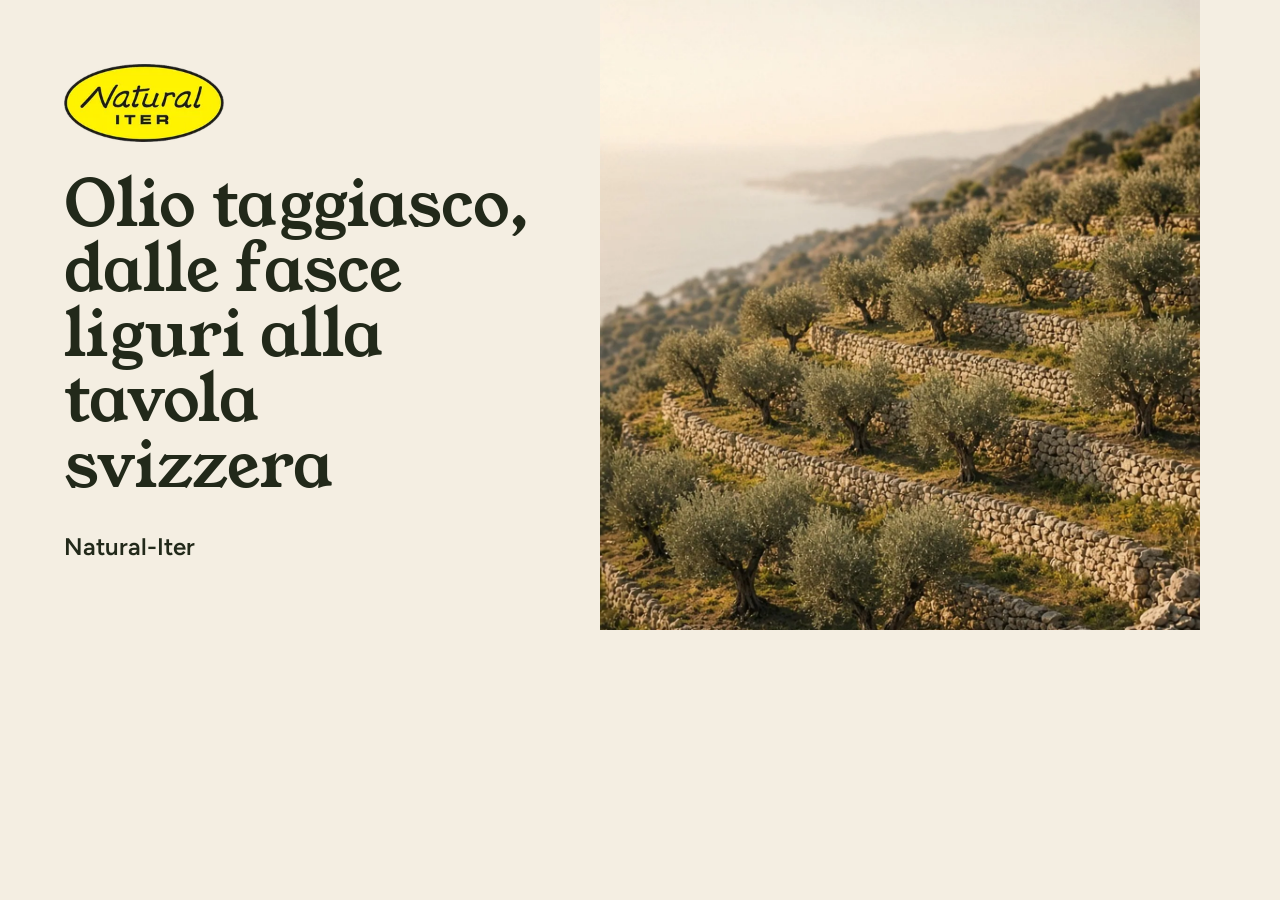
<file: _partage/accueil-it.html>
<!doctype html>
<html lang="it"><head><meta charset="utf-8">
<link rel="stylesheet" href="/assets/css/socle.css"><link rel="stylesheet" href="/assets/css/site.css">
<style>:root{--fond:#f4eee2;--texte:#22291a}
html,body{margin:0;width:1200px;height:630px;overflow:hidden;background:var(--fond);color:var(--texte)}
.carte{display:grid;grid-template-columns:1fr 1fr;width:1200px;height:630px}
.carte-texte{display:flex;flex-direction:column;justify-content:space-between;padding:64px}
.carte-texte img{width:160px;height:auto}
.carte-titre{font-family:var(--police-titres);font-size:64px;line-height:1.02;margin:0;text-wrap:balance}
.carte-nom{font-size:24px;font-weight:600;margin:0}
.carte-image{background:center/cover no-repeat}</style>
</head><body>
<div class="carte">
  <div class="carte-texte">
    <img src="/assets/images/logo-240.webp" alt="" style="width:160px;height:auto">
    <p class="carte-titre">Olio taggiasco, dalle fasce liguri alla tavola svizzera</p>
    <p class="carte-nom">Natural-Iter</p>
  </div>
  <div class="carte-image" style="background-image:url('/assets/images/grok/fasce-1280.webp')"></div>
</div>
</body></html>
</file>
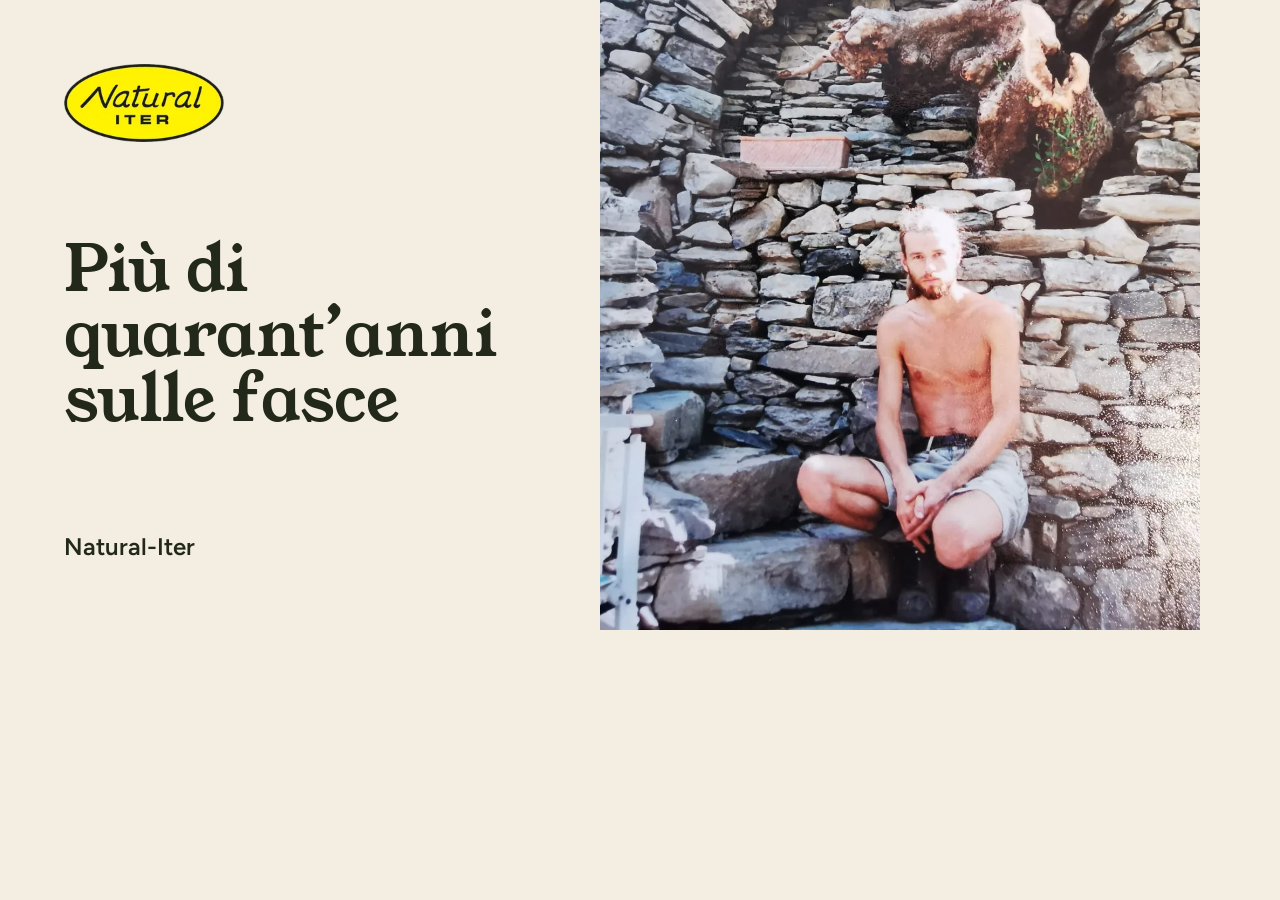
<file: _partage/chi-siamo-it.html>
<!doctype html>
<html lang="it"><head><meta charset="utf-8">
<link rel="stylesheet" href="/assets/css/socle.css"><link rel="stylesheet" href="/assets/css/site.css">
<style>:root{--fond:#f4eee2;--texte:#22291a}
html,body{margin:0;width:1200px;height:630px;overflow:hidden;background:var(--fond);color:var(--texte)}
.carte{display:grid;grid-template-columns:1fr 1fr;width:1200px;height:630px}
.carte-texte{display:flex;flex-direction:column;justify-content:space-between;padding:64px}
.carte-texte img{width:160px;height:auto}
.carte-titre{font-family:var(--police-titres);font-size:64px;line-height:1.02;margin:0;text-wrap:balance}
.carte-nom{font-size:24px;font-weight:600;margin:0}
.carte-image{background:center/cover no-repeat}</style>
</head><body>
<div class="carte">
  <div class="carte-texte">
    <img src="/assets/images/logo-240.webp" alt="" style="width:160px;height:auto">
    <p class="carte-titre">Più di quarant’anni sulle fasce</p>
    <p class="carte-nom">Natural-Iter</p>
  </div>
  <div class="carte-image" style="background-image:url('/assets/images/jurg-anni-80-1168.webp')"></div>
</div>
</body></html>
</file>
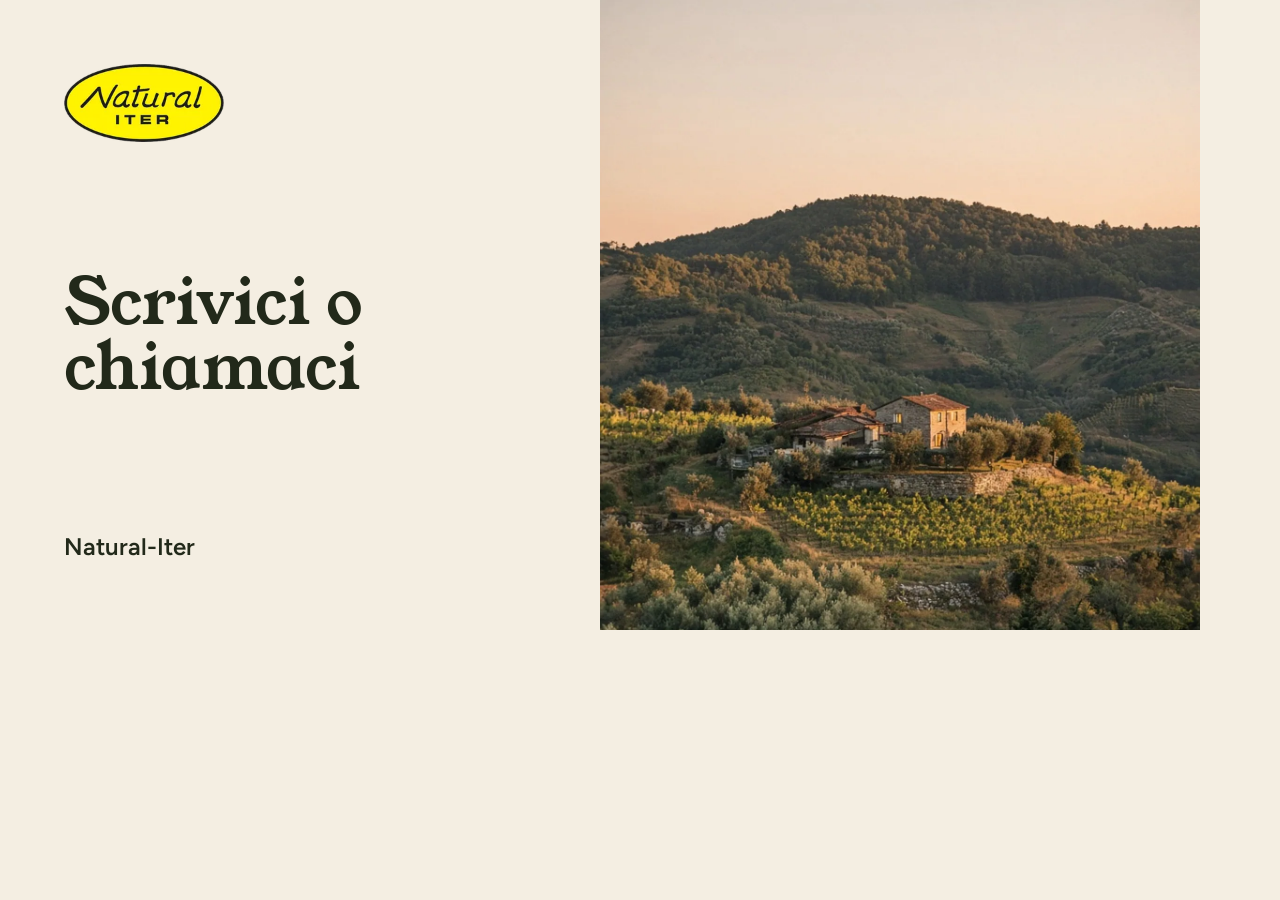
<file: _partage/contatti-it.html>
<!doctype html>
<html lang="it"><head><meta charset="utf-8">
<link rel="stylesheet" href="/assets/css/socle.css"><link rel="stylesheet" href="/assets/css/site.css">
<style>:root{--fond:#f4eee2;--texte:#22291a}
html,body{margin:0;width:1200px;height:630px;overflow:hidden;background:var(--fond);color:var(--texte)}
.carte{display:grid;grid-template-columns:1fr 1fr;width:1200px;height:630px}
.carte-texte{display:flex;flex-direction:column;justify-content:space-between;padding:64px}
.carte-texte img{width:160px;height:auto}
.carte-titre{font-family:var(--police-titres);font-size:64px;line-height:1.02;margin:0;text-wrap:balance}
.carte-nom{font-size:24px;font-weight:600;margin:0}
.carte-image{background:center/cover no-repeat}</style>
</head><body>
<div class="carte">
  <div class="carte-texte">
    <img src="/assets/images/logo-240.webp" alt="" style="width:160px;height:auto">
    <p class="carte-titre">Scrivici o chiamaci</p>
    <p class="carte-nom">Natural-Iter</p>
  </div>
  <div class="carte-image" style="background-image:url('/assets/images/grok/mendrisiotto-1280.webp')"></div>
</div>
</body></html>
</file>
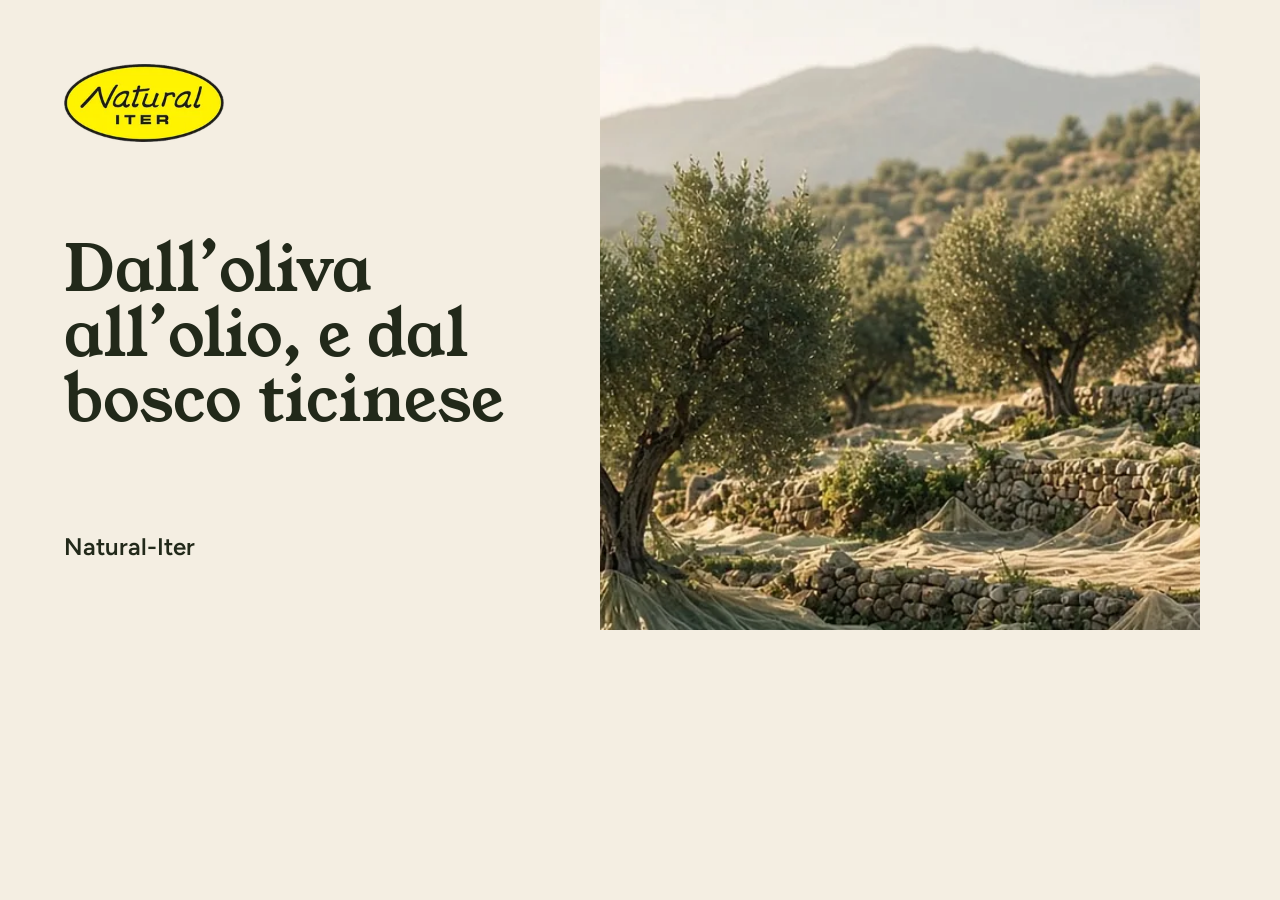
<file: _partage/prodotti-it.html>
<!doctype html>
<html lang="it"><head><meta charset="utf-8">
<link rel="stylesheet" href="/assets/css/socle.css"><link rel="stylesheet" href="/assets/css/site.css">
<style>:root{--fond:#f4eee2;--texte:#22291a}
html,body{margin:0;width:1200px;height:630px;overflow:hidden;background:var(--fond);color:var(--texte)}
.carte{display:grid;grid-template-columns:1fr 1fr;width:1200px;height:630px}
.carte-texte{display:flex;flex-direction:column;justify-content:space-between;padding:64px}
.carte-texte img{width:160px;height:auto}
.carte-titre{font-family:var(--police-titres);font-size:64px;line-height:1.02;margin:0;text-wrap:balance}
.carte-nom{font-size:24px;font-weight:600;margin:0}
.carte-image{background:center/cover no-repeat}</style>
</head><body>
<div class="carte">
  <div class="carte-texte">
    <img src="/assets/images/logo-240.webp" alt="" style="width:160px;height:auto">
    <p class="carte-titre">Dall’oliva all’olio, e dal bosco ticinese</p>
    <p class="carte-nom">Natural-Iter</p>
  </div>
  <div class="carte-image" style="background-image:url('/assets/images/grok/reti-1280.webp')"></div>
</div>
</body></html>
</file>
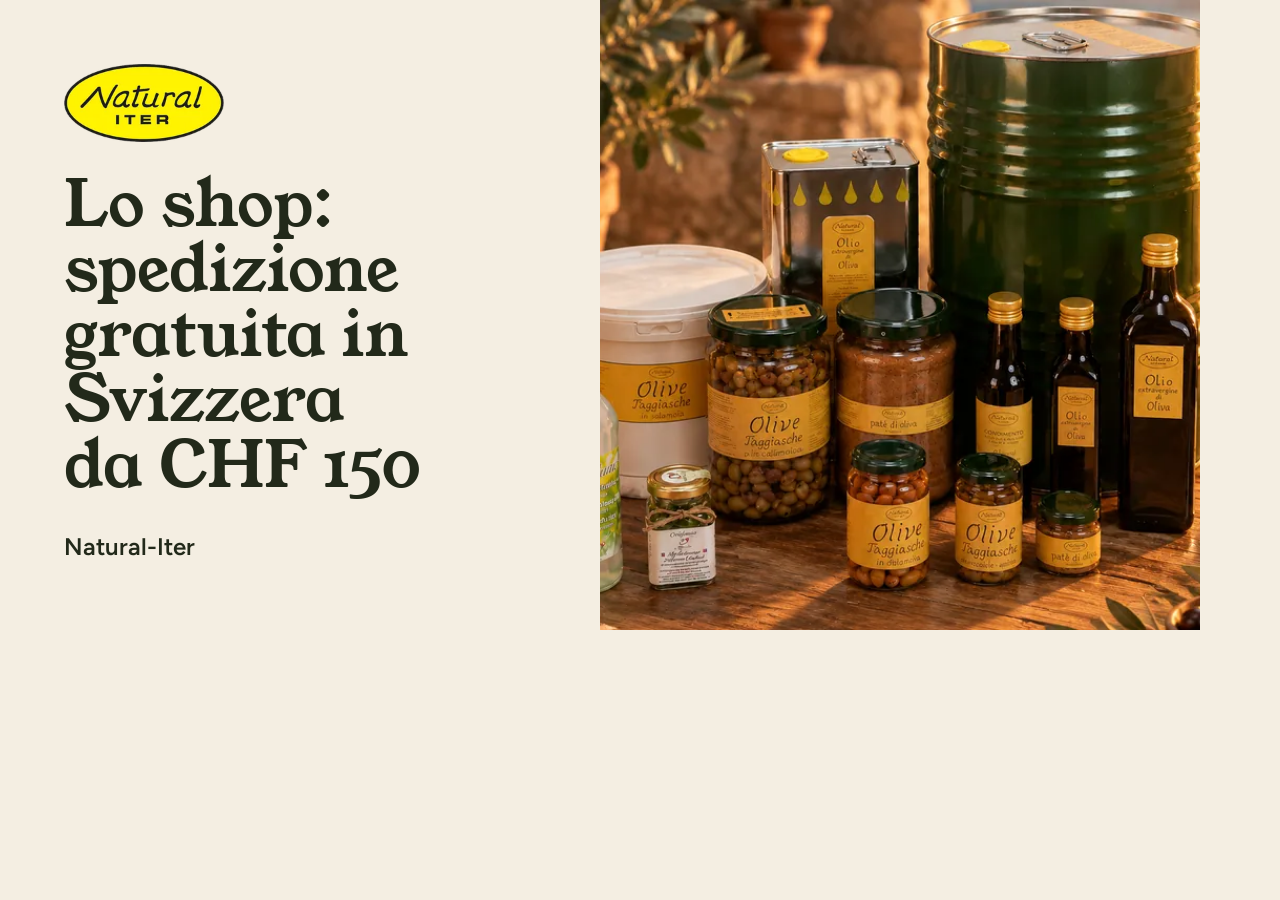
<file: _partage/shop-it.html>
<!doctype html>
<html lang="it"><head><meta charset="utf-8">
<link rel="stylesheet" href="/assets/css/socle.css"><link rel="stylesheet" href="/assets/css/site.css">
<style>:root{--fond:#f4eee2;--texte:#22291a}
html,body{margin:0;width:1200px;height:630px;overflow:hidden;background:var(--fond);color:var(--texte)}
.carte{display:grid;grid-template-columns:1fr 1fr;width:1200px;height:630px}
.carte-texte{display:flex;flex-direction:column;justify-content:space-between;padding:64px}
.carte-texte img{width:160px;height:auto}
.carte-titre{font-family:var(--police-titres);font-size:64px;line-height:1.02;margin:0;text-wrap:balance}
.carte-nom{font-size:24px;font-weight:600;margin:0}
.carte-image{background:center/cover no-repeat}</style>
</head><body>
<div class="carte">
  <div class="carte-texte">
    <img src="/assets/images/logo-240.webp" alt="" style="width:160px;height:auto">
    <p class="carte-titre">Lo shop: spedizione gratuita in Svizzera da CHF 150</p>
    <p class="carte-nom">Natural-Iter</p>
  </div>
  <div class="carte-image" style="background-image:url('/assets/images/gamma-800.webp')"></div>
</div>
</body></html>
</file>
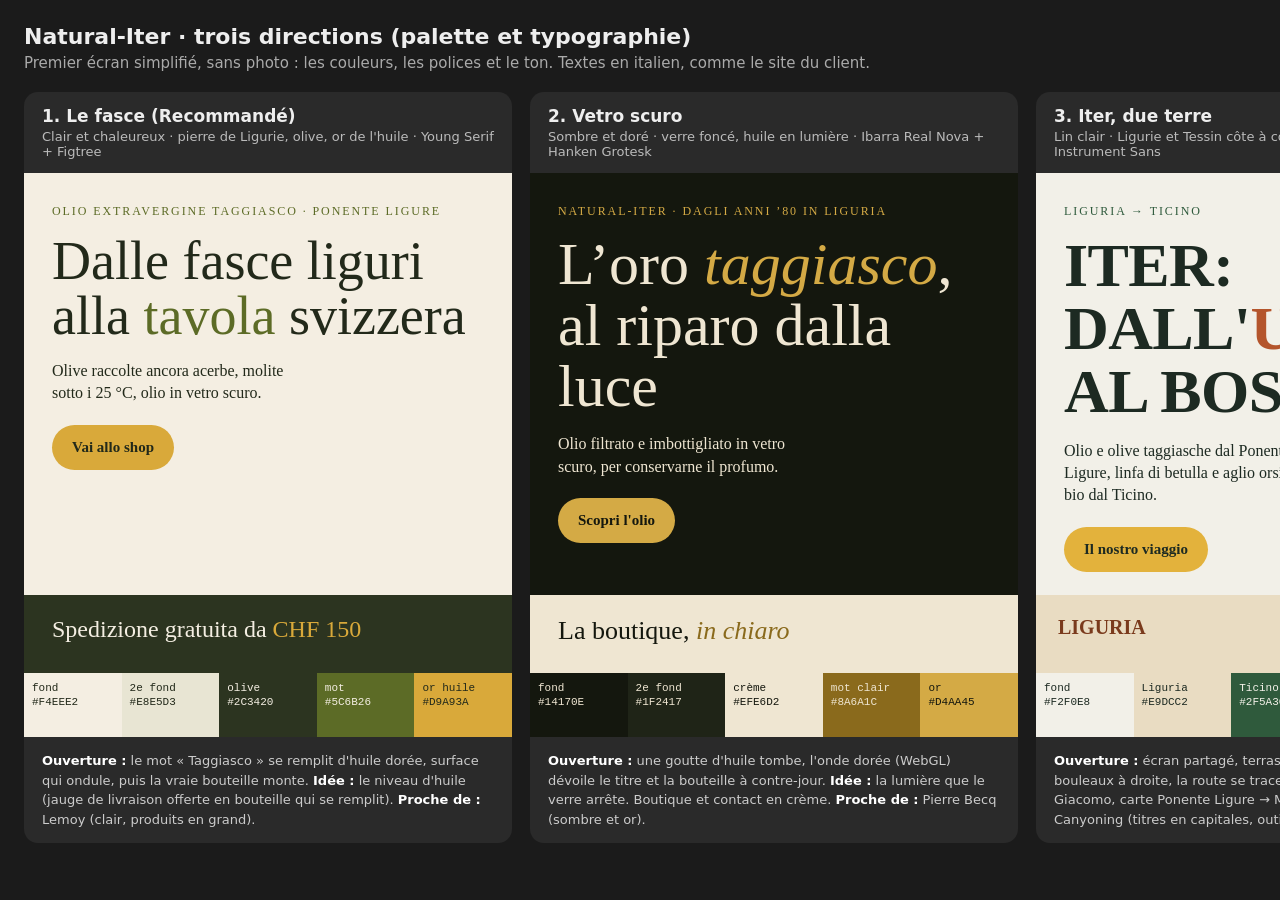
<file: _suivi/directions.html>
<!doctype html>
<html lang="fr">
<head>
<meta charset="utf-8">
<style>
@font-face{font-family:"Young Serif";src:url(file:///tmp/polices/fontsource-young-serif-5.3.0/package/files/young-serif-latin-400-normal.woff2)}
@font-face{font-family:"Figtree";font-weight:400;src:url(file:///tmp/polices/fontsource-figtree-5.3.0/package/files/figtree-latin-400-normal.woff2)}
@font-face{font-family:"Figtree";font-weight:600;src:url(file:///tmp/polices/fontsource-figtree-5.3.0/package/files/figtree-latin-600-normal.woff2)}
@font-face{font-family:"Ibarra";font-weight:500;src:url(file:///tmp/polices/fontsource-ibarra-real-nova-5.3.0/package/files/ibarra-real-nova-latin-500-normal.woff2)}
@font-face{font-family:"Ibarra";font-weight:500;font-style:italic;src:url(file:///tmp/polices/fontsource-ibarra-real-nova-5.3.0/package/files/ibarra-real-nova-latin-500-italic.woff2)}
@font-face{font-family:"Hanken";font-weight:400;src:url(file:///tmp/polices/fontsource-hanken-grotesk-5.3.0/package/files/hanken-grotesk-latin-400-normal.woff2)}
@font-face{font-family:"Hanken";font-weight:600;src:url(file:///tmp/polices/fontsource-hanken-grotesk-5.3.0/package/files/hanken-grotesk-latin-600-normal.woff2)}
@font-face{font-family:"Bricolage";font-weight:800;src:url(file:///tmp/polices/fontsource-bricolage-grotesque-5.3.0/package/files/bricolage-grotesque-latin-800-normal.woff2)}
@font-face{font-family:"Instrument Sans";font-weight:400;src:url(file:///tmp/polices/fontsource-instrument-sans-5.3.0/package/files/instrument-sans-latin-400-normal.woff2)}
@font-face{font-family:"Instrument Sans";font-weight:600;src:url(file:///tmp/polices/fontsource-instrument-sans-5.3.0/package/files/instrument-sans-latin-600-normal.woff2)}
*{box-sizing:border-box;margin:0}
body{width:1548px;background:#1b1b1b;color:#eee;font:15px/1.4 system-ui,sans-serif;padding:24px}
h1{font:600 22px system-ui;margin:0 0 4px}
.sous{color:#aaa;margin-bottom:18px}
.grille{display:grid;grid-template-columns:repeat(3,1fr);gap:18px}
.dir{border-radius:14px;overflow:hidden;background:#2a2a2a}
.tete{padding:14px 18px;font:600 17px system-ui}
.tete small{display:block;font-weight:400;color:#bbb;font-size:13px;margin-top:3px}
.ecran{height:500px;padding:30px 28px;position:relative;overflow:hidden}
.sur{font-size:12px;letter-spacing:.16em;text-transform:uppercase;margin-bottom:14px}
.titre{font-size:54px;line-height:1.02;margin-bottom:16px}
.texte{font-size:16px;max-width:30ch;margin-bottom:20px}
.btn{display:inline-block;padding:12px 20px;border-radius:999px;font-weight:600;font-size:15px}
.nuancier{display:flex}
.nuancier div{flex:1;height:64px;padding:8px;font:11px/1.3 ui-monospace,monospace}
.notes{padding:14px 18px;font-size:13px;color:#ccc;line-height:1.5}
.notes b{color:#fff}
/* D1 */
.d1 .ecran{background:#F4EEE2;color:#22291A;font-family:Figtree}
.d1 .titre{font-family:"Young Serif"} .d1 .titre em{font-style:normal;color:#5C6B26}
.d1 .sur{color:#5C6B26}
.d1 .btn{background:#D9A93A;color:#22291A}
.d1 .bande{position:absolute;left:0;right:0;bottom:0;height:78px;background:#2C3420;color:#F4EEE2;padding:18px 28px;font-family:"Young Serif";font-size:24px}
.d1 .bande span{color:#D9A93A}
/* D2 */
.d2 .ecran{background:#14170E;color:#EFE6D2;font-family:Hanken}
.d2 .titre{font-family:Ibarra;font-weight:500;font-size:60px} .d2 .titre em{color:#D4AA45}
.d2 .sur{color:#D4AA45}
.d2 .btn{background:#D4AA45;color:#14170E}
.d2 .bande{position:absolute;left:0;right:0;bottom:0;height:78px;background:#EFE6D2;color:#14170E;padding:18px 28px;font-family:Ibarra;font-size:26px}
.d2 .bande em{color:#8A6A1C}
/* D3 */
.d3 .ecran{background:#F2F0E8;color:#1D2A22;font-family:"Instrument Sans"}
.d3 .titre{font-family:Bricolage;font-weight:800;font-size:62px;text-transform:uppercase;letter-spacing:-.01em} .d3 .titre em{font-style:normal;color:#B4552C}
.d3 .sur{color:#2F5A3C}
.d3 .btn{background:#E3B23C;color:#1D2A22}
.d3 .bande{position:absolute;left:0;right:0;bottom:0;height:78px;display:grid;grid-template-columns:1fr 1fr;font-family:Bricolage;font-weight:800;font-size:20px;text-transform:uppercase}
.d3 .bande div{padding:18px 22px}
.d3 .bande div:first-child{background:#E9DCC2;color:#7A3A1C}
.d3 .bande div:last-child{background:#2F5A3C;color:#F2F0E8}
</style>
</head>
<body>
<h1>Natural-Iter · trois directions (palette et typographie)</h1>
<p class="sous">Premier écran simplifié, sans photo : les couleurs, les polices et le ton. Textes en italien, comme le site du client.</p>
<div class="grille">

<section class="dir d1">
  <div class="tete">1. Le fasce (Recommandé)<small>Clair et chaleureux · pierre de Ligurie, olive, or de l'huile · Young Serif + Figtree</small></div>
  <div class="ecran">
    <p class="sur">Olio extravergine taggiasco · Ponente Ligure</p>
    <p class="titre">Dalle fasce liguri alla <em>tavola</em> svizzera</p>
    <p class="texte">Olive raccolte ancora acerbe, molite sotto i 25 °C, olio in vetro scuro.</p>
    <span class="btn">Vai allo shop</span>
    <div class="bande">Spedizione gratuita da <span>CHF 150</span></div>
  </div>
  <div class="nuancier">
    <div style="background:#F4EEE2;color:#22291A">fond<br>#F4EEE2</div>
    <div style="background:#E8E5D3;color:#22291A">2e fond<br>#E8E5D3</div>
    <div style="background:#2C3420;color:#F4EEE2">olive<br>#2C3420</div>
    <div style="background:#5C6B26;color:#F4EEE2">mot<br>#5C6B26</div>
    <div style="background:#D9A93A;color:#22291A">or huile<br>#D9A93A</div>
  </div>
  <div class="notes"><b>Ouverture :</b> le mot « Taggiasco » se remplit d'huile dorée, surface qui ondule, puis la vraie bouteille monte. <b>Idée :</b> le niveau d'huile (jauge de livraison offerte en bouteille qui se remplit). <b>Proche de :</b> Lemoy (clair, produits en grand).</div>
</section>

<section class="dir d2">
  <div class="tete">2. Vetro scuro<small>Sombre et doré · verre foncé, huile en lumière · Ibarra Real Nova + Hanken Grotesk</small></div>
  <div class="ecran">
    <p class="sur">Natural-Iter · dagli anni ’80 in Liguria</p>
    <p class="titre">L’oro <em>taggiasco</em>, al riparo dalla luce</p>
    <p class="texte">Olio filtrato e imbottigliato in vetro scuro, per conservarne il profumo.</p>
    <span class="btn">Scopri l'olio</span>
    <div class="bande">La boutique, <em>in chiaro</em></div>
  </div>
  <div class="nuancier">
    <div style="background:#14170E;color:#EFE6D2">fond<br>#14170E</div>
    <div style="background:#1F2417;color:#EFE6D2">2e fond<br>#1F2417</div>
    <div style="background:#EFE6D2;color:#14170E">crème<br>#EFE6D2</div>
    <div style="background:#8A6A1C;color:#EFE6D2">mot clair<br>#8A6A1C</div>
    <div style="background:#D4AA45;color:#14170E">or<br>#D4AA45</div>
  </div>
  <div class="notes"><b>Ouverture :</b> une goutte d'huile tombe, l'onde dorée (WebGL) dévoile le titre et la bouteille à contre-jour. <b>Idée :</b> la lumière que le verre arrête. Boutique et contact en crème. <b>Proche de :</b> Pierre Becq (sombre et or).</div>
</section>

<section class="dir d3">
  <div class="tete">3. Iter, due terre<small>Lin clair · Ligurie et Tessin côte à côte · Bricolage Grotesque + Instrument Sans</small></div>
  <div class="ecran">
    <p class="sur">Liguria → Ticino</p>
    <p class="titre">Iter: dall'<em>uliveto</em> al bosco</p>
    <p class="texte">Olio e olive taggiasche dal Ponente Ligure, linfa di betulla e aglio orsino bio dal Ticino.</p>
    <span class="btn">Il nostro viaggio</span>
    <div class="bande"><div>Liguria</div><div>Ticino</div></div>
  </div>
  <div class="nuancier">
    <div style="background:#F2F0E8;color:#1D2A22">fond<br>#F2F0E8</div>
    <div style="background:#E9DCC2;color:#1D2A22">Liguria<br>#E9DCC2</div>
    <div style="background:#2F5A3C;color:#F2F0E8">Ticino<br>#2F5A3C</div>
    <div style="background:#B4552C;color:#F2F0E8">mot<br>#B4552C</div>
    <div style="background:#E3B23C;color:#1D2A22">jaune<br>#E3B23C</div>
  </div>
  <div class="notes"><b>Ouverture :</b> écran partagé, terrasses liguriennes à gauche, bois de bouleaux à droite, la route se trace entre les deux. <b>Idée :</b> le trajet de Giacomo, carte Ponente Ligure → Mendrisio. <b>Proche de :</b> Cool Canyoning (titres en capitales, outils).</div>
</section>

</div>
</body>
</html>
</file>
<file: assets/css/socle.css>
/* Socle : règles communes à toutes les maquettes. Le style du projet va dans site.css.
   Les couleurs et polices du projet se règlent par les variables ci-dessous (redéfinies dans site.css). */
:root {
  --police-titres: Georgia, 'Times New Roman', serif;
  --police-texte: system-ui, -apple-system, 'Segoe UI', Roboto, sans-serif;
  --accent: #b3361f;
  --texte-doux: color-mix(in srgb, var(--texte) 78%, var(--fond));
  --ligne: color-mix(in srgb, var(--texte) 18%, var(--fond));
  --gouttiere: clamp(16px, 4vw, 48px);
  --largeur: 1240px;
  --rayon: 6px;
  --duree: .7s;
  --courbe: cubic-bezier(.22, 1, .36, 1);
}

*, *::before, *::after { box-sizing: border-box; }
html { -webkit-text-size-adjust: 100%; text-size-adjust: 100%; }
body {
  font-family: var(--police-texte); font-size: clamp(1rem, .96rem + .2vw, 1.125rem); line-height: 1.6;
  padding-bottom: var(--barres-h); overflow-x: clip;
}
img, picture, video, canvas, svg { display: block; max-width: 100%; }
img, video { height: auto; }
h1, h2, h3, h4 { font-family: var(--police-titres); line-height: 1.08; margin: 0 0 .5em; text-wrap: balance; font-weight: 600; }
p, li, dd, figcaption { text-wrap: pretty; }
p { margin: 0 0 1em; }
a { color: inherit; }
a[href^="mailto:"] { overflow-wrap: anywhere; }
button, input, select, textarea { font: inherit; color: inherit; }
button { cursor: pointer; }
:where(a, button, input, select, textarea, summary, [tabindex]) { -webkit-tap-highlight-color: transparent; }
:focus { outline: none; }
:focus-visible { outline: 3px solid var(--accent); outline-offset: 3px; border-radius: 2px; }
[id] { scroll-margin-top: calc(var(--entete-h) + 12px); scroll-margin-bottom: calc(var(--barres-h) + 12px); }
/* Lien profond vers une scène qui cache l'en-tête : elle arrive tout en haut de l'écran (comme aller() du socle). */
html.js:not(.secours) :is([data-entete-cache], [data-entete-cache] [id], [data-fx="plein-ecran"], [data-fx="plein-ecran"] [id]) { scroll-margin-top: 0; }
[hidden] { display: none !important; }

.visuellement-cache {
  position: absolute !important; width: 1px; height: 1px; padding: 0; margin: -1px;
  overflow: hidden; clip: rect(0 0 0 0); white-space: nowrap; border: 0;
}
.evitement {
  position: fixed; left: 12px; top: 12px; z-index: 1000; padding: 12px 16px; background: var(--texte); color: var(--fond);
  transform: translateY(-160%); text-decoration: none;
}
.evitement:focus-visible { transform: none; }
.conteneur { width: min(100% - 2 * var(--gouttiere), var(--largeur)); margin-inline: auto; }
.chiffres { font-variant-numeric: tabular-nums; }

/* Boutons : zones tactiles d'au moins 44 px. */
.bouton {
  display: inline-flex; align-items: center; justify-content: center; gap: .5em;
  min-height: 48px; min-width: 44px; padding: .7em 1.4em; border-radius: 999px;
  background: var(--accent); color: var(--fond); text-decoration: none; font-weight: 600; border: 0;
  line-height: 1.2; text-align: center;
}
.bouton--contour { background: transparent; color: inherit; box-shadow: inset 0 0 0 2px currentColor; }
.bouton[disabled] { opacity: .55; cursor: not-allowed; }

/* Apparitions : cachées par le style critique jusqu'à .vu, jamais recachées. */
html.js:not(.secours):not([data-arrivee="retour"]) [data-anime]:not([data-anime="gsap"]) {
  transform: translate3d(0, 1.2rem, 0);
  transition: opacity var(--duree) var(--courbe) var(--delai, 0s), transform var(--duree) var(--courbe) var(--delai, 0s);
}
html.js:not(.secours):not([data-arrivee="retour"]) [data-anime]:not([data-anime="gsap"]).vu { transform: none; }

/* Bibliothèque d'effets (effets.js). Apparitions : le bloc lui-même ne glisse pas, ce sont ses parties qui arrivent.
   Mêmes conditions que les apparitions : en secours, au retour et sans JavaScript, état final direct.
   Les transitions ne valent que pendant l'arrivée (.fx-fini ensuite) : celles du projet reprennent la main. */
html.js:not(.secours):not([data-arrivee="retour"]) :is([data-anime="lignes"], [data-anime="mots"], [data-anime="lettres"], [data-anime="cascade"]):not([data-anime="gsap"]) {
  transform: none; transition: opacity .25s linear var(--delai, 0s);
}
/* Masques des lignes : découpe par clip-path, débordante en haut et sur les côtés (accents), un peu en bas (jambages),
   au lieu d'un overflow et de marges : la mise en page ne change pas d'un pixel pendant la découpe. La ligne part
   d'assez bas (135 %) pour rester invisible malgré le débord du bas. */
.fx-ligne-mask { overflow: visible !important; clip-path: inset(-.4em -.6em -.2em -.6em); }
html.js:not(.secours):not([data-arrivee="retour"]) [data-anime="lignes"] .fx-ligne {
  transform: translate3d(0, 135%, 0); transition: transform 1s var(--courbe) calc(var(--delai, 0s) + var(--i, 0) * 90ms);
}
html.js:not(.secours):not([data-arrivee="retour"]) [data-anime="lignes"].vu .fx-ligne { transform: none; }
html.js:not(.secours):not([data-arrivee="retour"]) [data-anime="mots"] .fx-mot {
  opacity: 0; transform: translate3d(0, .5em, 0);
  transition: opacity .6s var(--courbe) calc(var(--delai, 0s) + var(--i, 0) * 35ms), transform .7s var(--courbe) calc(var(--delai, 0s) + var(--i, 0) * 35ms);
}
html.js:not(.secours):not([data-arrivee="retour"]) [data-anime="mots"].vu .fx-mot { opacity: 1; transform: none; }
/* Lettres : chaque mot reste d'un bloc (jamais coupé en fin de ligne), les lettres basculent en place. */
[data-anime="lettres"] :is(.fx-mot-l, .fx-lettre) { display: inline-block; }
html.js:not(.secours):not([data-arrivee="retour"]) [data-anime="lettres"] .fx-lettre {
  opacity: 0; transform: translate3d(0, .55em, 0) rotate(12deg); transform-origin: 0 100%;
  transition: opacity .5s var(--courbe) calc(var(--delai, 0s) + var(--i, 0) * 18ms), transform .8s var(--courbe) calc(var(--delai, 0s) + var(--i, 0) * 18ms);
}
html.js:not(.secours):not([data-arrivee="retour"]) [data-anime="lettres"].vu .fx-lettre { opacity: 1; transform: none; }
html.js:not(.secours):not([data-arrivee="retour"]) [data-anime="cascade"] > * { opacity: 0; transform: translate3d(0, 1.8rem, 0); }
html.js:not(.secours):not([data-arrivee="retour"]) [data-anime="cascade"]:not(.fx-fini) > * {
  transition: opacity .7s var(--courbe) calc(var(--delai, 0s) + var(--i, 0) * 80ms), transform .9s var(--courbe) calc(var(--delai, 0s) + var(--i, 0) * 80ms);
}
html.js:not(.secours):not([data-arrivee="retour"]) [data-anime="cascade"].vu > * { opacity: 1; transform: none; }
/* Rideau : règle aussi précise que celle des apparitions (sinon sa transition de découpe serait écrasée). */
html.js:not(.secours):not([data-arrivee="retour"]) [data-anime="rideau"]:not([data-anime="gsap"]) {
  transform: none; clip-path: inset(0 0 100% 0);
}
html.js:not(.secours):not([data-arrivee="retour"]) [data-anime="rideau"]:not([data-anime="gsap"]):not(.fx-fini) {
  transition: opacity .25s linear var(--delai, 0s), clip-path 1.2s cubic-bezier(.77, 0, .18, 1) var(--delai, 0s);
}
html.js:not(.secours):not([data-arrivee="retour"]) [data-anime="rideau"]:not([data-anime="gsap"]).vu { clip-path: inset(0 0 0 0); }
html.js:not(.secours):not([data-arrivee="retour"]) [data-anime="rideau"]:not([data-fx]) > :is(picture, video) { transform: scale(1.14); }
html.js:not(.secours):not([data-arrivee="retour"]) [data-anime="rideau"]:not([data-fx]):not(.fx-fini) > :is(picture, video) { transition: transform 1.6s var(--courbe) var(--delai, 0s); }
html.js:not(.secours):not([data-arrivee="retour"]) [data-anime="rideau"].vu:not([data-fx]) > :is(picture, video) { transform: none; }
/* Effets liés au défilement : l'image déplacée par GSAP n'a aucune transition CSS (une seule source par propriété). */
[data-fx="parallaxe"] > :is(picture, video, img), [data-fx="zoom"] > :is(picture, video, img) { transition: none; }
/* WebGL « onde » : le canvas, calé sur l'image, n'est visible que pendant le mouvement ; au repos, l'image d'origine, nette. */
[data-fx="onde"] { position: relative; }
.fx-onde { position: absolute; left: 0; top: 0; width: 100%; height: 100%; pointer-events: none; opacity: 0; transition: opacity .3s linear; }
.fx-onde--actif { opacity: 1; transition-duration: .12s; }
/* Image qui s'ouvre en plein écran : section haute, cadre collant en haut de l'écran (sticky, pas d'épinglage GSAP).
   En secours et sans JavaScript : image entière dans une section normale (règles [data-collant]). */
html.js:not(.secours) [data-fx="plein-ecran"] { position: relative; height: var(--fx-longueur, 260svh); }
html.js:not(.secours) [data-fx="plein-ecran"] > [data-collant] { position: sticky; top: 0; height: 100vh; height: 100svh; overflow: hidden; }
[data-fx="plein-ecran"] > [data-collant] > .media, [data-fx="plein-ecran"] [data-fx-cible] { width: 100%; height: 100%; border-radius: 0; }
:is(html.secours, html:not(.js)) [data-fx="plein-ecran"] [data-fx-cible] { height: 100svh; }
/* Mots géants : la rangée garde sa largeur (mots répétés au besoin) et ne sort jamais de son bandeau.
   En secours et sans JavaScript, les mots passent à la ligne : rien n'est coupé. */
[data-fx="mots-geants"] { overflow: hidden; overflow: clip; }
[data-fx="mots-geants"] [data-fx-rangee] { width: max-content; white-space: nowrap; margin: 0; }
:is(html.secours, html:not(.js)) [data-fx="mots-geants"] { overflow: visible; }
:is(html.secours, html:not(.js)) [data-fx="mots-geants"] [data-fx-rangee] { width: auto; white-space: normal; line-height: 1.2; }
/* Inclinaison selon la vitesse : GSAP seul tient la transformation (pas de transition CSS sur transform). */
[data-fx="vitesse"], [data-fx="mots-geants"] [data-fx-rangee] { transition-property: opacity, color, background-color, border-color, box-shadow !important; }

/* Effets au survol : au premier survol, GSAP prend la main sur la transformation (classe fx-survol) :
   plus aucune transition CSS sur transform pour cet élément. */
.fx-survol { transition-property: opacity, color, background-color, border-color, box-shadow !important; }

[data-boucle-css].hors-ecran, [data-boucle-css].hors-ecran *, [data-boucle-css].en-pause, [data-boucle-css].en-pause * { animation-play-state: paused !important; }

/* En-tête : opaque, jamais coupé, se cache en descendant. */
[data-entete] {
  position: fixed; inset: 0 0 auto; z-index: 800; background: var(--fond);
  border-bottom: 1px solid var(--ligne); transition: transform .35s var(--courbe);
}
html.entete-cache [data-entete], html.scene-sans-entete:not(.menu-ouvert) [data-entete] { transform: translateY(-100%); }
.entete-rangee {
  display: flex; align-items: center; gap: clamp(8px, 2vw, 28px);
  min-height: 64px; padding: 8px var(--gouttiere); max-width: calc(var(--largeur) + 2 * var(--gouttiere)); margin-inline: auto;
}
.entete-logo { display: inline-flex; align-items: center; gap: .6em; min-height: 44px; text-decoration: none; font-weight: 700; flex: none; }
.entete-logo img { width: 36px; height: 36px; }
[data-nav] { flex: 1 1 auto; min-width: 0; display: flex; justify-content: flex-end; }
[data-nav] ul { display: flex; gap: clamp(12px, 2vw, 28px); list-style: none; margin: 0; padding: 0; min-width: 0; overflow: hidden; white-space: nowrap; }
/* Un lien de navigation ne passe jamais à la ligne : sinon il « tient » sur deux lignes et le relais
   (deuxième rangée, bouton Menu) ne se déclenche pas. */
[data-nav] a { display: inline-flex; align-items: center; min-height: 44px; text-decoration: none; white-space: nowrap; }
[data-nav] a[aria-current] { text-decoration: underline; text-underline-offset: .35em; text-decoration-thickness: 2px; }
.entete-actions { display: flex; align-items: center; gap: 8px; flex: none; }
.entete-actions .bouton { min-height: 44px; padding-inline: 1.1em; }
.entete-langue { display: inline-flex; align-items: center; justify-content: center; min-width: 44px; min-height: 44px; text-decoration: none; font-weight: 600; text-transform: uppercase; }
[data-menu-bouton] { display: none; min-height: 44px; min-width: 44px; padding: 0 14px; border: 0; border-radius: 999px; background: var(--texte); color: var(--fond); font-weight: 600; }
html.nav-compacte [data-nav] { display: none; }
html.nav-compacte [data-menu-bouton] { display: inline-flex; align-items: center; }
html.nav-compacte .entete-actions { margin-left: auto; }
/* Dès 900 px, les liens qui ne tiennent pas à côté du logo passent sur une deuxième rangée (entete.js) :
   jamais le bouton Menu seul sur ordinateur. L'en-tête est plus haut : --entete-h suit (mesures.js). */
html.nav-deux-rangees .entete-rangee { flex-wrap: wrap; row-gap: 0; }
html.nav-deux-rangees [data-nav] { order: 3; flex: 1 0 100%; justify-content: flex-start; border-top: 1px solid var(--ligne); }
html.nav-deux-rangees .entete-actions { margin-left: auto; }
html.nav-deux-lignes [data-nav] ul { flex-wrap: wrap; row-gap: 0; column-gap: clamp(12px, 1.6vw, 24px); }
@media (max-width: 520px) { .entete-actions .bouton { display: none; } }

/* Sans JavaScript : l'en-tête reste dans le flux (sa hauteur n'est pas mesurée, rien ne passe dessous).
   Dès 900 px, les liens passent à la ligne sous le logo ; en dessous, un lien Menu ouvre le menu plein écran
   par son ancre (#menu:target) et un lien Fermer le referme. */
.menu-sansjs, .menu-sansjs-fermer { display: none; }
html:not(.js) { --entete-h: 0px; }
html:not(.js) [data-entete] { position: relative; }
@media (min-width: 900px) {
  html:not(.js) .entete-rangee { flex-wrap: wrap; row-gap: 0; }
  html:not(.js) [data-nav] { order: 3; flex: 1 0 100%; justify-content: flex-start; }
  html:not(.js) [data-nav] ul { flex-wrap: wrap; column-gap: clamp(12px, 2vw, 28px); row-gap: 0; }
  html:not(.js) .entete-actions { margin-left: auto; }
}
@media (max-width: 899px) {
  html:not(.js) [data-nav] { display: none; }
  html:not(.js) .entete-actions { margin-left: auto; }
  html:not(.js) .menu-sansjs {
    display: inline-flex; align-items: center; min-height: 44px; min-width: 44px; padding: 0 14px; border-radius: 999px;
    background: var(--texte); color: var(--fond); font-weight: 600; text-decoration: none;
  }
}
html:not(.js) #menu:target { z-index: 810; visibility: visible; opacity: 1; transition: none; padding-top: 24px; }
html:not(.js) #menu:target li { opacity: 1; transform: none; transition: none; }
html:not(.js) #menu:target .menu-sansjs-fermer { display: block; margin: 0 0 16px; }
html:not(.js) .menu-sansjs-fermer a { display: inline-flex; align-items: center; min-height: 44px; font-weight: 600; }
/* Cible du lien Fermer : fixe, elle ne fait pas défiler la page quand le menu se referme. */
#menu-ferme { position: fixed; top: 0; left: 0; width: 1px; height: 1px; pointer-events: none; }
/* Sans JavaScript, la barre fixe du téléphone n'est pas mesurée : sa hauteur est réservée d'office. */
@media (max-width: 760px) { html:not(.js) { --barres-h: calc(65px + env(safe-area-inset-bottom)); } }

/* Menu : plein écran, liens qui arrivent l'un après l'autre. */
[data-menu] {
  position: fixed; inset: 0; z-index: 790; background: var(--menu-fond, var(--fond)); overflow-y: auto; overscroll-behavior: contain;
  padding: calc(var(--entete-h) + 24px) var(--gouttiere) calc(32px + var(--barres-h));
  visibility: hidden; opacity: 0; transition: opacity .3s var(--courbe), visibility 0s .3s;
}
html.menu-ouvert [data-menu] { visibility: visible; opacity: 1; transition: opacity .3s var(--courbe); }
html.menu-ouvert [data-entete] { transform: none; }
[data-menu] ul { list-style: none; margin: 0 0 32px; padding: 0; }
[data-menu] li { opacity: 0; transform: translateY(12px); transition: opacity .4s var(--courbe), transform .4s var(--courbe); transition-delay: calc(var(--i, 0) * 50ms + 80ms); }
html.menu-ouvert [data-menu] li { opacity: 1; transform: none; }
[data-menu] .menu-lien { display: flex; align-items: center; min-height: 52px; font-family: var(--police-titres); font-size: clamp(1.6rem, 7vw, 2.6rem); text-decoration: none; }
[data-menu] .menu-lien[aria-current] { color: var(--accent); }

/* Voile de transition (état de départ dans le style critique). */
[data-voile] { display: grid; place-items: center; color: var(--fond); }
.voile-contenu { display: grid; justify-items: center; gap: 12px; text-align: center; padding: var(--gouttiere); }
.voile-contenu img { width: 56px; height: 56px; }
[data-voile-libelle] { font-family: var(--police-titres); font-size: clamp(1.6rem, 5vw, 3rem); }
/* Forme « vague » : bords ondulés du voile (en haut à la montée, en bas au retrait), posés par le gabarit. */
[data-voile] .voile-vague { position: absolute; left: 0; width: 100%; height: clamp(60px, 12vh, 120px); fill: var(--voile-fond); pointer-events: none; }
[data-voile] .voile-vague--haut { bottom: calc(100% - 1px); transform-origin: 50% 100%; }
[data-voile] .voile-vague--bas { top: calc(100% - 1px); transform-origin: 50% 0; }
/* Trou qui s'ouvre dans le voile (forme « iris ») ou dans le panneau de l'intro (versObjet) :
   variables --cx, --cy (centre) et --trou (rayon), posées image par image par le socle. */
[data-voile].avec-trou, .ouverture-panneau.avec-trou {
  -webkit-mask: radial-gradient(circle at var(--cx, 50%) var(--cy, 50%), transparent var(--trou, -2px), #000 calc(var(--trou, -2px) + 1px));
          mask: radial-gradient(circle at var(--cx, 50%) var(--cy, 50%), transparent var(--trou, -2px), #000 calc(var(--trou, -2px) + 1px));
}

/* Barre fixe du téléphone : action principale et contact rapide. */
[data-barre-fixe] {
  position: fixed; inset: auto 0 0; z-index: 780; display: none; gap: 8px;
  padding: 8px var(--gouttiere) calc(8px + env(safe-area-inset-bottom)); background: var(--fond); border-top: 1px solid var(--ligne);
  transition: transform .3s var(--courbe);
}
[data-barre-fixe] .bouton { flex: 1; min-height: 48px; }
[data-barre-fixe].barre-masquee { transform: translateY(110%); }
@media (max-width: 760px) { [data-barre-fixe] { display: flex; } }

/* Écrans plein cadre et sections épinglées : tout tient dans la partie visible. */
.ecran {
  min-height: 100vh; min-height: 100svh; display: flex; flex-direction: column;
  padding-top: calc(var(--entete-h) + 16px); padding-bottom: calc(var(--barres-h) + 16px);
}
.ecran.epingle { height: 100vh; height: 100svh; min-height: 0; }
.ecran .piste { flex: 1 1 auto; min-height: 0; max-height: 820px; }

/* Scènes épinglées ou collantes du projet ([data-scene], .ecran.epingle) : en secours et sans
   JavaScript, plus rien n'est épinglé, la scène prend la hauteur de son contenu (au moins un écran) au lieu
   d'être coupée. Son cadre collant [data-collant] redevient un bloc normal. */
:is(html.secours, html:not(.js)) :is([data-scene], .ecran.epingle) { height: auto !important; min-height: 100svh; }
:is(html.secours, html:not(.js)) [data-collant] { position: relative !important; top: auto !important; height: auto !important; min-height: 100svh; }

/* Faces arrière d'un objet en 3D (verso d'une carte, dos d'un volet) : jamais visibles de dos ;
   en secours et sans JavaScript, l'objet est posé ouvert et son dos est retiré (sinon il recouvre le texte). */
[data-face="dos"] { backface-visibility: hidden; -webkit-backface-visibility: hidden; }
:is(html.secours, html:not(.js)) [data-face="dos"] { display: none !important; }

/* Écrans bas. 1366×768 et moins de 820 px de haut sur ordinateur : .masque-ecran-bas se retire (phrase
   d'introduction, surtitre, légende), pour que le premier écran et les scènes épinglées tiennent.
   Téléphone à l'horizontale et moins de 500 px de haut : .masque-ecran-tres-bas se retire aussi, et les
   écrans plein cadre se resserrent. Les tailles des titres d'ouverture se règlent dans site.css, dans les
   mêmes requêtes (@media (max-height: 820px) and (min-width: 761px), puis (max-height: 500px)). */
@media (max-height: 820px) and (min-width: 761px) { .masque-ecran-bas { display: none !important; } }
@media (max-height: 500px) {
  .masque-ecran-bas, .masque-ecran-tres-bas { display: none !important; }
  .ecran { padding-top: calc(var(--entete-h) + 8px); padding-bottom: calc(var(--barres-h) + 8px); }
}

/* Médias : cadrage réglé par --cadrage (object-position), mention des illustrations générées. */
.media { position: relative; margin: 0; overflow: hidden; border-radius: var(--rayon); background: color-mix(in srgb, var(--texte) 8%, var(--fond)); } /* jamais de case vide pendant le chargement */
.media picture { display: block; width: 100%; height: 100%; }
.media img, .media video { width: 100%; height: 100%; object-fit: cover; object-position: var(--cadrage, 50% 50%); }
@media (max-width: 760px) { .media img, .media video { object-position: var(--cadrage-mobile, var(--cadrage, 50% 50%)); } }
.mention-ia {
  position: absolute; right: 8px; bottom: 8px; z-index: 2; padding: 3px 8px; border-radius: 999px;
  background: rgba(0, 0, 0, .66); color: #fff; font: 600 12px/1.4 var(--police-texte); letter-spacing: .01em; pointer-events: none;
}

/* Formulaires. */
.champ { display: grid; gap: 6px; margin-bottom: 18px; }
.champ label { font-weight: 600; }
.champ input, .champ select, .champ textarea {
  min-height: 48px; padding: 10px 12px; border: 1px solid color-mix(in srgb, var(--texte) 45%, var(--fond)); border-radius: var(--rayon); background: var(--fond);
}
.champ [aria-invalid="true"] { border-color: #b00020; }
.champ-erreur { margin: 0; color: #b00020; font-size: .95rem; }
.mention-donnees { font-size: .9rem; color: var(--texte-doux); }
[data-message-envoi] { padding: 12px 16px; border-radius: var(--rayon); background: color-mix(in srgb, var(--accent) 12%, var(--fond)); }

/* Barre de lecture des pages longues. */
[data-barre-lecture] { position: fixed; left: 0; right: 0; top: var(--entete-h); height: 3px; z-index: 805; background: var(--accent); transform: scaleX(0); transform-origin: 0 50%; }
html.entete-cache [data-barre-lecture] { top: 0; }

/* Curseur personnalisé (souris uniquement, activé par data-curseur sur html). */
.curseur {
  position: fixed; left: -8px; top: -8px; z-index: 1001; width: 16px; height: 16px; border-radius: 50%;
  border: 2px solid var(--accent); pointer-events: none; opacity: 0; transition: opacity .2s, width .2s, height .2s, left .2s, top .2s;
}
html.curseur-actif .curseur { opacity: 1; }
.curseur.curseur-lien { width: 40px; height: 40px; left: -20px; top: -20px; }
.curseur.curseur-cache { opacity: 0 !important; }

/* Pied de page. */
.pied { padding: 56px 0 32px; border-top: 1px solid var(--ligne); }
.pied-grille { display: grid; gap: 32px; grid-template-columns: repeat(auto-fit, minmax(200px, 1fr)); }
.pied ul { list-style: none; margin: 0; padding: 0; }
.pied a, .pied button.lien { display: inline-flex; align-items: center; min-height: 44px; }
button.lien { background: none; border: 0; padding: 0; text-decoration: underline; text-underline-offset: .2em; }
.pied-bas { display: flex; flex-wrap: wrap; justify-content: space-between; gap: 12px; margin-top: 32px; font-size: .9rem; color: var(--texte-doux); }
</file>
<file: assets/css/modules.css>
/* Modules de la bibliothèque (panier en tiroir, envol, catalogue à filtres, carte cadeau, frise tracée),
   reliés à l'identité du site par leurs variables. Fichier assemblé à partir de assets/js/modules/<module>/module.css :
   corriger dans le module, puis réassembler (voir README). */
:root {
  --couleur-fond: var(--fond); --couleur-texte: var(--texte); --couleur-accent: var(--accent); --couleur-secondaire: var(--verde);
  --police-mono: var(--police-texte); --espace: var(--gouttiere);
  --couleur-texte-doux: color-mix(in oklab, var(--couleur-texte) 74%, var(--couleur-fond));
  --couleur-ligne: color-mix(in oklab, var(--couleur-texte) 18%, var(--couleur-fond));
  --couleur-surface: color-mix(in oklab, var(--couleur-texte) 5%, var(--couleur-fond));
  --couleur-sur-accent: var(--inchiostro, #22291a);
  --ecran-h: 100vh;
}
@supports (height: 100svh) { :root { --ecran-h: 100svh; } }
.socle-sr { position: absolute; width: 1px; height: 1px; padding: 0; margin: -1px; overflow: hidden; clip: rect(0 0 0 0); white-space: nowrap; border: 0; }
.socle-cadre { width: min(100% - 2 * var(--espace), 1320px); margin-inline: auto; }
.socle-bouton { display: inline-flex; align-items: center; justify-content: center; gap: .5em; min-height: 44px; padding: .7em 1.3em; border-radius: 999px; border: 1px solid currentColor; background: transparent; text-decoration: none; cursor: pointer; }
.socle-bouton--plein { background: var(--couleur-accent); color: var(--couleur-sur-accent); border-color: var(--couleur-accent); }

/* ===== envol-vers-le-panier ===== */
/* Envol vers le panier : la pastille qui vole et le rebond du bouton. */
.evp { position: fixed; z-index: 820; pointer-events: none; border-radius: 4px; background: var(--couleur-surface) center / cover no-repeat;
  box-shadow: 0 0 0 3px var(--couleur-accent), 0 14px 30px color-mix(in oklab, var(--couleur-fond) 55%, transparent); will-change: transform; }
.evp--sans-image { background: radial-gradient(circle, var(--couleur-accent) 0 22%, transparent 23%), var(--couleur-secondaire); }
.est-recu { animation: evp-rebond .5s cubic-bezier(.3, 1.6, .5, 1); }

@keyframes evp-rebond { 0% { transform: scale(1); } 35% { transform: scale(1.14); } 100% { transform: scale(1); } }

/* ===== panier-en-tiroir ===== */
/* Panier en tiroir. Identité uniquement par variables. Fermé, tout le tiroir est caché (visibility), donc hors du
   parcours clavier et des lecteurs d'écran ; sur téléphone, il monte du bas sur presque tout l'écran. */
html.pet-verrou { overflow: hidden; }
.pet__voile { position: fixed; inset: 0; z-index: 880; background: color-mix(in oklab, var(--couleur-texte) 46%, transparent); opacity: 0; visibility: hidden; transition: opacity .35s, visibility 0s .35s; }
.pet.est-ouvert .pet__voile { opacity: 1; visibility: visible; transition: opacity .35s; }

.pet__tiroir { position: fixed; top: 0; right: 0; bottom: 0; z-index: 890; display: flex; flex-direction: column; width: min(460px, 100vw); background: var(--couleur-fond); color: var(--couleur-texte);
  box-shadow: -24px 0 60px -30px color-mix(in oklab, var(--couleur-texte) 70%, transparent); transform: translateX(104%); visibility: hidden;
  transition: transform .5s cubic-bezier(.2, .8, .2, 1), visibility 0s .5s; padding-bottom: env(safe-area-inset-bottom, 0px); }
.pet.est-ouvert .pet__tiroir { transform: translateX(0); visibility: visible; transition: transform .5s cubic-bezier(.2, .8, .2, 1); }
.pet__poignee { display: none; }

.pet__tete { display: flex; align-items: center; justify-content: space-between; gap: 12px; padding: 18px 22px 10px; }
.pet__titre { font-size: clamp(1.5rem, 1.2rem + 1vw, 1.9rem); outline: none; } /* reçoit le focus à l'ouverture, sans être un contrôle */
.pet__fermer { display: grid; place-items: center; width: 44px; height: 44px; flex: none; border: 1px solid var(--couleur-ligne); border-radius: 50%; background: transparent; cursor: pointer; }
.pet__fermer svg, .pet__quantite svg { width: 18px; height: 18px; fill: none; stroke: currentColor; stroke-width: 2; stroke-linecap: round; }
.pet__fermer:hover { background: var(--couleur-texte); color: var(--couleur-fond); }

.pet__etapes { display: flex; gap: 6px; margin: 0; padding: 0 22px 12px; list-style: none; counter-reset: pet; font-size: max(12px, .8rem); color: var(--couleur-texte-doux); border-bottom: 1px solid var(--couleur-ligne); }
.pet__etapes li { counter-increment: pet; display: flex; align-items: center; gap: 6px; }
.pet__etapes li + li::before { content: ''; order: -2; width: 14px; height: 1px; background: var(--couleur-ligne); margin-right: 2px; }
.pet__etapes li::after { content: counter(pet); order: -1; display: grid; place-items: center; width: 20px; height: 20px; border-radius: 50%; border: 1px solid var(--couleur-ligne); font-size: max(12px, .7rem); }
.pet__etapes li[aria-current] { color: var(--couleur-texte); font-weight: 700; }
.pet__etapes li[aria-current]::after { background: var(--couleur-texte); color: var(--couleur-fond); border-color: var(--couleur-texte); }
.pet__etapes li.est-faite::after { content: '✓'; background: var(--couleur-secondaire); color: var(--couleur-fond); border-color: var(--couleur-secondaire); }

.pet__corps { flex: 1; min-height: 0; overflow: auto; overscroll-behavior: contain; padding: 14px 22px 18px; }
.pet__pied { display: grid; gap: 12px; padding: 14px 22px 18px; border-top: 1px solid var(--couleur-ligne); background: var(--couleur-surface); }

/* Jauge vers la livraison offerte */
.pet__livraison { display: grid; gap: 8px; padding: 2px 0 14px; }
.pet__jauge-texte { font-size: .95rem; }
.pet__jauge-texte b { color: var(--couleur-accent); }
.pet__jauge { height: 8px; border-radius: 999px; background: var(--couleur-ligne); overflow: hidden; }
.pet__jauge span { display: block; height: 100%; width: calc(var(--part) * 100%); border-radius: inherit; background: var(--couleur-accent); transition: width .6s cubic-bezier(.2, .8, .2, 1); }
.pet__jauge.est-pleine span { background: var(--couleur-secondaire); }

/* Lignes */
.pet__lignes { list-style: none; margin: 0; padding: 0; }
.pet__ligne { display: grid; grid-template-columns: 72px minmax(0, 1fr) auto; grid-template-areas: "img texte montant" "img qte suppr"; gap: 4px 14px; align-items: center; padding: 14px 0; border-top: 1px solid var(--couleur-ligne); }
.pet__vignette { grid-area: img; align-self: start; width: 72px; height: 72px; border-radius: calc(var(--rayon) * .6); object-fit: cover; background: var(--couleur-surface); }
.pet__ligne-texte { grid-area: texte; display: grid; gap: 2px; min-width: 0; }
.pet__nom { font-weight: 700; line-height: 1.25; }
.pet__options, .pet__unitaire { font-size: max(12px, .82rem); color: var(--couleur-texte-doux); }
.pet__montant { grid-area: montant; align-self: start; font-weight: 700; font-variant-numeric: tabular-nums; }
.pet__quantite { grid-area: qte; justify-self: start; display: inline-flex; align-items: center; border: 1px solid var(--couleur-ligne); border-radius: 999px; }
.pet__quantite button { display: grid; place-items: center; width: 44px; height: 44px; border: 0; border-radius: 50%; background: transparent; cursor: pointer; }
.pet__quantite button:hover { background: var(--couleur-surface); }
.pet__quantite output { min-width: 2ch; text-align: center; font-weight: 700; font-variant-numeric: tabular-nums; }
.pet__supprimer { grid-area: suppr; justify-self: end; }
.pet__lien { min-height: 44px; padding: 0 2px; border: 0; background: none; color: var(--couleur-texte-doux); text-decoration: underline; text-underline-offset: 3px; cursor: pointer; font-size: max(12px, .85rem); }
.pet__lien:hover { color: var(--couleur-texte); }
.pet__retire { display: flex; flex-wrap: wrap; align-items: center; gap: 4px 10px; margin-bottom: 10px; padding: 4px 4px 4px 14px; border-radius: var(--rayon); background: var(--couleur-surface); font-size: .92rem; }
.pet__retire .pet__lien { color: var(--couleur-accent); font-weight: 700; }
.pet__vide { display: grid; justify-items: start; gap: 16px; padding: 24px 0; color: var(--couleur-texte-doux); }

/* Choix (livraison ou retrait, paiement) */
.pet__mode { display: grid; gap: 8px; margin: 14px 0 0; padding: 0; border: 0; }
.pet__mode legend { margin-bottom: 8px; font-weight: 700; }
.pet__choix { display: flex; align-items: center; gap: 12px; min-height: 54px; padding: 8px 14px; border: 1px solid var(--couleur-ligne); border-radius: var(--rayon); cursor: pointer; transition: border-color .2s, background-color .2s; }
.pet__choix input { width: 22px; height: 22px; margin: 0; flex: none; accent-color: var(--couleur-accent); }
.pet__choix span { font-size: .95rem; color: var(--couleur-texte-doux); }
.pet__choix b { color: var(--couleur-texte); margin-right: 4px; }
.pet__choix:has(input:checked) { border-color: var(--couleur-texte); background: var(--couleur-surface); }

/* Totaux et boutons */
.pet__totaux { display: grid; gap: 4px; margin: 0; }
.pet__totaux div { display: flex; justify-content: space-between; gap: 12px; }
.pet__totaux dt { color: var(--couleur-texte-doux); }
.pet__totaux dd { margin: 0; font-variant-numeric: tabular-nums; }
.pet__total { padding-top: 6px; margin-top: 2px; border-top: 1px solid var(--couleur-ligne); font-size: 1.15rem; }
.pet__total dt, .pet__total dd { color: var(--couleur-texte); font-weight: 700; }
.pet__tva { font-size: max(12px, .8rem); }
.pet__bouton { display: inline-flex; align-items: center; justify-content: center; gap: .5em; width: 100%; min-height: 52px; padding: 0 22px; border: 1px solid var(--couleur-accent); border-radius: 999px; background: var(--couleur-accent); color: var(--couleur-sur-accent); font-weight: 700; font-size: 1.02rem; cursor: pointer; transition: filter .2s, background-color .2s; }
.pet__bouton:hover { filter: brightness(1.08); }
.pet__bouton--clair { background: transparent; color: var(--couleur-texte); border-color: var(--couleur-ligne); width: auto; }
.pet__bouton[aria-busy="true"] { cursor: progress; filter: saturate(.6); }
.pet__actions { display: flex; gap: 10px; }
.pet__actions .pet__bouton:last-child { flex: 1; }

/* Coordonnées */
.pet__form { display: grid; gap: 12px; }
.pet__duo { display: grid; grid-template-columns: 1fr 1fr; gap: 12px; }
.pet__duo--cp { grid-template-columns: 2fr 3fr; }
.pet__champ { display: grid; gap: 4px; }
.pet__champ label { font-size: .9rem; font-weight: 700; }
.pet__champ label span { font-weight: 400; color: var(--couleur-texte-doux); }
.pet__champ input { min-height: 48px; width: 100%; padding: 0 14px; border: 1px solid var(--couleur-ligne); border-radius: calc(var(--rayon) * .7); background: var(--couleur-fond); color: var(--couleur-texte); font: inherit; }
.pet__champ input:focus-visible { outline: 2px solid var(--couleur-accent); outline-offset: 1px; border-color: transparent; }
.pet__champ.est-invalide input { border-color: var(--couleur-accent); border-width: 2px; }
.pet__erreur { font-size: max(12px, .82rem); color: var(--couleur-accent); font-weight: 700; }
.pet__info { margin-top: 12px; padding: 12px 14px; border-radius: var(--rayon); background: var(--couleur-surface); font-size: .95rem; }
.pet__note { font-size: max(12px, .85rem); color: var(--couleur-texte-doux); margin-top: 12px; }
.pet__sous-titre { font-size: 1.1rem; margin: 18px 0 8px; }
.pet__resume { list-style: none; margin: 0; padding: 0; display: grid; gap: 6px; font-size: .95rem; }
.pet__resume li { display: flex; justify-content: space-between; gap: 12px; }
.pet__resume small { color: var(--couleur-texte-doux); font-size: max(12px, .8rem); }

/* Confirmation */
.pet__confirmation { display: grid; gap: 10px; padding-top: 6px; }
.pet__coche { width: 64px; height: 64px; fill: none; stroke: var(--couleur-secondaire); stroke-width: 2.5; stroke-linecap: round; stroke-linejoin: round; }
.pet__coche circle { stroke-dasharray: 151; stroke-dashoffset: 151; animation: pet-trace .7s .1s ease-out forwards; }
.pet__coche path { stroke-dasharray: 40; stroke-dashoffset: 40; animation: pet-trace .45s .6s ease-out forwards; }

@keyframes pet-trace { to { stroke-dashoffset: 0; } }
.pet__merci { font-family: var(--police-titres); font-size: 1.8rem; line-height: 1.1; }
.pet__reference { font-family: var(--police-mono); letter-spacing: .04em; }
.pet__total-final { display: flex; justify-content: space-between; padding-top: 10px; border-top: 1px solid var(--couleur-ligne); font-weight: 700; }

/* Annonce d'ajout (tiroir fermé) */
.pet__annonce { position: fixed; right: 20px; bottom: calc(var(--barres-h, 0px) + 20px); z-index: 870; display: flex; align-items: center; gap: 12px; max-width: calc(100vw - 40px); padding: 8px 8px 8px 8px; border-radius: 999px;
  background: var(--couleur-texte); color: var(--couleur-fond); box-shadow: 0 18px 40px -18px color-mix(in oklab, var(--couleur-texte) 80%, transparent);
  opacity: 0; transform: translateY(14px); visibility: hidden; transition: opacity .3s, transform .3s, visibility 0s .3s; }
.pet__annonce.est-visible { opacity: 1; transform: none; visibility: visible; transition: opacity .3s, transform .3s; }
.pet__annonce img { width: 44px; height: 44px; border-radius: 50%; object-fit: cover; }
.pet__annonce p { font-weight: 700; white-space: nowrap; overflow: hidden; text-overflow: ellipsis; }
.pet__voir { flex: none; min-height: 44px; padding: 0 18px; border: 0; border-radius: 999px; background: var(--couleur-fond); color: var(--couleur-texte); font-weight: 700; cursor: pointer; }

/* Le bouton du panier rebondit à l'ajout (sans envol) ; son compteur est une pastille. */
.pet-rebond { animation: pet-rebond .5s cubic-bezier(.3, 1.6, .5, 1); }

@keyframes pet-rebond { 0% { transform: scale(1); } 35% { transform: scale(1.14); } 100% { transform: scale(1); } }
.pet-compte { display: inline-grid; place-items: center; min-width: 1.7em; height: 1.7em; padding: 0 .35em; border-radius: 999px; background: var(--couleur-accent); color: var(--couleur-sur-accent); font-size: max(12px, .8rem); font-weight: 700; font-variant-numeric: tabular-nums; }
.pet-compte.est-vide { background: var(--couleur-ligne); color: var(--couleur-texte); }

/* Téléphone : le tiroir monte du bas, en grand ; on le referme en tirant la poignée vers le bas. */
@media (max-width: 700px) {
  .pet__tiroir { top: auto; left: 0; right: 0; width: auto; height: min(92svh, 92vh); border-radius: 20px 20px 0 0; transform: translateY(104%);
    box-shadow: 0 -20px 60px -30px color-mix(in oklab, var(--couleur-texte) 70%, transparent); }
  .pet.est-ouvert .pet__tiroir { transform: translateY(var(--tirage, 0px)); }
  .pet__tiroir.est-tire { transition: none; }
  .pet__poignee { display: grid; place-items: center; height: 22px; flex: none; touch-action: none; cursor: grab; }
  .pet__poignee span { width: 44px; height: 5px; border-radius: 999px; background: var(--couleur-ligne); }
  .pet__tete { padding: 2px 18px 10px; touch-action: none; }
  .pet__etapes, .pet__corps, .pet__pied { padding-inline: 18px; }
  .pet__annonce { left: 12px; right: 12px; bottom: calc(var(--barres-h, 0px) + 12px); }
  .pet__annonce p { flex: 1; }
  .pet__duo { grid-template-columns: 1fr; }
  /* Coordonnées et paiement : seul le total reste en pied, pour garder la place aux champs. */
  .pet__tiroir:is([data-etape="coordonnees"], [data-etape="paiement"]) .pet__totaux div:not(.pet__total) { display: none; }
  .pet__tiroir:is([data-etape="coordonnees"], [data-etape="paiement"]) .pet__total { border-top: 0; margin-top: 0; padding-top: 0; }
  .pet__duo--cp { grid-template-columns: 2fr 3fr; }
}

/* ===== catalogue-filtres-flip ===== */
/* Catalogue filtré avec Flip — identité uniquement par les variables du socle. */
.cff { padding-block: clamp(56px, 8vw, 120px); }
.cff__tete { display: grid; gap: 12px; margin-bottom: clamp(20px, 4vh, 36px); }
.cff__titre { font-size: clamp(2rem, 5vw, 4.2rem); line-height: 1.02; padding-block: .06em; }
.cff__texte { color: var(--couleur-texte-doux); max-width: 52ch; }

/* Filtres */
.cff__filtres { display: grid; gap: 14px; padding: clamp(14px, 2vw, 22px); border: 1px solid var(--couleur-ligne); border-radius: var(--rayon); background: var(--couleur-surface); margin-bottom: clamp(20px, 3vw, 32px); }
.cff__rang { display: flex; flex-wrap: wrap; align-items: center; gap: 10px 26px; }
.cff__groupe { display: flex; flex-wrap: wrap; align-items: center; gap: 6px; }
.cff__etiquette { font-family: var(--police-mono); font-size: max(12px, .72rem); letter-spacing: .14em; text-transform: uppercase; color: var(--couleur-texte-doux); margin-right: 4px; }
.cff__groupe button { min-height: 44px; padding: 0 16px; border-radius: 999px; border: 1px solid var(--couleur-ligne); background: var(--couleur-fond); color: var(--couleur-texte); cursor: pointer; font-size: max(12px, .9rem); transition: background-color .25s, border-color .25s, color .25s, opacity .25s; }
.cff__groupe button:hover { border-color: var(--couleur-texte-doux); }
.cff__groupe button[aria-pressed="true"] { background: var(--couleur-accent); border-color: var(--couleur-accent); color: var(--couleur-sur-accent); }
.cff__groupe button[aria-disabled="true"] { opacity: .45; cursor: not-allowed; text-decoration: line-through; text-decoration-thickness: 1px; }
.cff__groupe button .cff__nb { font-family: var(--police-mono); font-size: max(12px, .75rem); margin-left: 6px; opacity: .75; }
.cff__curseur { display: flex; flex-wrap: wrap; align-items: center; gap: 6px 10px; }
.cff__curseur b { font-variant-numeric: tabular-nums; min-width: 6ch; display: inline-block; }
.cff__curseur input { width: min(240px, 100%); min-height: 44px; accent-color: var(--couleur-accent); }
.cff__tri { display: flex; align-items: center; gap: 8px; }
.cff__tri select { min-height: 44px; padding: 0 12px; border-radius: var(--rayon); border: 1px solid var(--couleur-ligne); background: var(--couleur-fond); color: var(--couleur-texte); font: inherit; font-size: max(12px, .9rem); }
.cff__compte { margin-left: auto; font-size: max(12px, .9rem); }
.cff__compte b { font-variant-numeric: tabular-nums; }
.cff__reinit { min-height: 44px; padding: 0 4px; border: 0; background: none; color: inherit; text-decoration: underline; text-underline-offset: 3px; cursor: pointer; font-size: inherit; }

/* Grille */
.cff__grille { position: relative; display: grid; grid-template-columns: repeat(auto-fill, minmax(min(100%, 280px), 1fr)); gap: clamp(14px, 2vw, 26px); align-items: start; }
.cff__fiche { position: relative; display: grid; gap: 8px; padding-bottom: 6px; }
.cff__fiche[hidden] { display: none; }
.cff__visuel { aspect-ratio: 4 / 3; border-radius: var(--rayon); overflow: hidden; }
.cff__puces { position: absolute; top: 10px; left: 10px; display: flex; gap: 6px; }
.cff__puces span { padding: 3px 9px; border-radius: 999px; background: color-mix(in oklab, var(--couleur-fond) 90%, transparent); font-size: max(12px, .75rem); }
.cff__nom { font-size: clamp(1.25rem, 1.8vw, 1.6rem); margin-top: 6px; }
.cff__nom a { text-decoration: none; display: inline-flex; align-items: center; min-height: 44px; margin-block: -6px; }
.cff__nom a::after { content: ""; position: absolute; inset: 0; border-radius: var(--rayon); }
.cff__nom a:focus-visible { outline: none; }
.cff__nom a:focus-visible::after { outline: 2px solid var(--couleur-accent); outline-offset: 4px; }
.cff__fiche:hover .cff__visuel { outline: 2px solid var(--couleur-accent); outline-offset: -2px; }
.cff__ligne { color: var(--couleur-texte-doux); font-size: max(12px, .95rem); }
.cff__prix b { font-variant-numeric: tabular-nums; font-size: 1.1rem; }
.cff__prix span { font-size: max(12px, .8rem); color: var(--couleur-texte-doux); }
.cff__vide { grid-column: 1 / -1; padding: 32px; text-align: center; border: 1px dashed var(--couleur-ligne); border-radius: var(--rayon); color: var(--couleur-texte-doux); }

@media (max-width: 699px) {
  .cff__compte { margin-left: 0; }
  .cff__rang { gap: 12px; }
}

/* ===== carte-cadeau-qui-se-compose ===== */
/* Carte cadeau qui se compose — identité uniquement par les variables du socle.
   Scène (décorative, aria-hidden) : la carte dessinée en CSS, sa pile (quantité) et, ajoutée par module.js, l'enveloppe
   en trois calques (dos, rabat, poche) entre lesquels la carte glisse ; le rabat se ferme en 3D, un cachet le scelle.
   Formulaire : un vrai formulaire (boutons radio, champ libre, quantité, prénoms, mot), lisible et envoyable sans JavaScript.
   Réglages : --ccq-carte (fond de la carte), --ccq-encre (texte de la carte), --ccq-or (filets et monogramme),
   --ccq-papier (enveloppe), --ccq-cire (cachet), --ccq-main (police manuscrite du prénom et du mot). */
.ccq { padding-block: clamp(64px, 9vw, 130px);
  --ccq-carte: var(--couleur-secondaire);
  --ccq-encre: color-mix(in oklab, var(--couleur-fond) 90%, var(--couleur-accent));
  --ccq-or: color-mix(in oklab, var(--couleur-accent) 52%, var(--couleur-fond));
  --ccq-papier: color-mix(in oklab, color-mix(in oklab, var(--couleur-fond) 90%, var(--couleur-accent)) 94%, var(--couleur-secondaire));
  --ccq-cire: color-mix(in oklab, var(--couleur-accent) 84%, black); }
.ccq__grille { display: grid; grid-template-columns: minmax(0, 1fr); grid-template-areas: "tete" "scene" "form"; gap: clamp(22px, 4vw, 48px); align-items: center; }
@media (min-width: 900px) {
  .ccq__grille { grid-template-columns: minmax(0, 1.08fr) minmax(0, 1fr); grid-template-areas: "scene tete" "scene form"; column-gap: clamp(40px, 6vw, 96px); row-gap: 28px; align-items: start; }
  .ccq__scene { align-self: start; padding-top: clamp(64px, 8.4vw, 124px); }
}
/* Grand écran assez haut : la carte reste à côté du formulaire pendant qu'on le remplit. */
@media (min-width: 900px) and (min-height: 640px) { .ccq__scene { position: sticky; top: calc(var(--entete-h) + 12px); } }
.ccq__tete { grid-area: tete; display: grid; gap: .8rem; }
.ccq__tete h2 { font-size: clamp(2rem, 1.3rem + 2.6vw, 3.4rem); line-height: 1.02; }
.ccq__tete p:not(.socle-surtitre) { color: var(--couleur-texte-doux); max-width: 44ch; }

/* ---------- Scène ---------- */
.ccq__scene { grid-area: scene; position: relative; container-type: inline-size; display: grid; justify-items: center; gap: 14px; padding-block: clamp(40px, 13cqi, 64px) 0; }
/* --ccq-env-l : largeur de l'enveloppe ; le plateau prend sa hauteur pour qu'elle ne déborde pas sur le ticket. */
.ccq__plateau { --ccq-env-l: min(96cqi, 34.4rem); position: relative; display: grid; place-items: center; width: 100%; min-height: calc(var(--ccq-env-l) / 1.48); }
.ccq__paquet { grid-area: 1 / 1; position: relative; z-index: 2; width: min(86cqi, 31rem); aspect-ratio: 1.6; container-type: inline-size; }
.ccq__carte { position: absolute; inset: 0; z-index: 2; display: grid; grid-template-rows: auto 1fr; padding: 6.4cqi 7cqi 6cqi; overflow: hidden;
  border-radius: calc(var(--rayon) * 1.1); color: var(--ccq-encre); isolation: isolate;
  background:
    radial-gradient(90% 70% at 12% 0%, color-mix(in oklab, var(--couleur-accent) 34%, transparent), transparent 70%),
    repeating-radial-gradient(circle at 92% 118%, transparent 0 1.6cqi, color-mix(in oklab, var(--ccq-or) 13%, transparent) 1.6cqi calc(1.6cqi + 1px)),
    linear-gradient(150deg, color-mix(in oklab, var(--ccq-carte) 86%, var(--couleur-accent)), var(--ccq-carte) 55%, color-mix(in oklab, var(--ccq-carte) 80%, black));
  box-shadow: 0 1px 0 color-mix(in oklab, white 14%, transparent) inset, 0 30px 60px -28px color-mix(in oklab, black 70%, transparent), 0 10px 20px -12px color-mix(in oklab, black 45%, transparent); }
.ccq__cadre { position: absolute; inset: 0; width: 100%; height: 100%; z-index: -1; overflow: visible; }
.ccq__cadre rect { fill: none; stroke: var(--ccq-or); stroke-width: .42; stroke-dasharray: 1 1; stroke-dashoffset: var(--ccq-trace, 0); opacity: .7; }
.ccq__carte-haut { display: grid; grid-template-columns: auto minmax(0, 1fr) auto; gap: 3cqi; align-items: center; }
.ccq__monogramme, .ccq__logo { display: grid; place-items: center; width: 12cqi; aspect-ratio: 1; border-radius: 50%; border: 1px solid var(--ccq-or); color: var(--ccq-or);
  font-family: var(--police-titres); font-style: italic; font-size: 4.6cqi; letter-spacing: .02em; }
.ccq__logo img { width: 72%; height: 72%; object-fit: contain; }
.ccq__noms { display: grid; gap: .6cqi; min-width: 0; }
.ccq__type { font-family: var(--police-mono); font-size: max(12px, 2.6cqi); letter-spacing: .16em; text-transform: uppercase; color: var(--ccq-or); }
.ccq__maison { font-family: var(--police-titres); font-size: 4.6cqi; line-height: 1.1; white-space: nowrap; overflow: hidden; text-overflow: ellipsis; }
.ccq__quantite { align-self: start; padding: .6cqi 2.2cqi; border-radius: 999px; background: var(--ccq-or); color: var(--ccq-carte); font-weight: 800; font-size: max(12px, 3cqi); font-variant-numeric: tabular-nums; }
.ccq__carte-bas { display: grid; grid-template-columns: auto minmax(0, 1fr); gap: 4cqi; align-items: end; }
.ccq__montant { margin: 0; font-family: var(--police-titres); font-weight: 500; font-size: 17cqi; line-height: .82; letter-spacing: -.02em; font-variant-numeric: tabular-nums lining-nums; white-space: nowrap; }
.ccq__montant span:first-child { display: inline-block; }
.ccq__devise { font-size: .44em; margin-left: .14em; vertical-align: .9em; color: var(--ccq-or); }
.ccq__dedicace { display: grid; gap: .4cqi; justify-items: end; text-align: right; min-width: 0; padding-bottom: .6cqi; }
.ccq__pour, .ccq__mot, .ccq__de { margin: 0; max-width: 100%; font-family: var(--ccq-main, var(--police-titres)); font-weight: 600; overflow-wrap: anywhere; }
.ccq__pour { font-size: 6.6cqi; line-height: 1; }
.ccq__mot { font-size: 4.4cqi; line-height: 1.08; color: color-mix(in oklab, var(--ccq-encre) 86%, var(--ccq-carte)); display: -webkit-box; -webkit-line-clamp: 3; -webkit-box-orient: vertical; overflow: hidden; }
.ccq__de { font-size: 4cqi; color: var(--ccq-or); }
.ccq__pour:empty, .ccq__mot:empty, .ccq__de:empty { display: none; }
.ccq__reflet { position: absolute; inset: 0; z-index: 3; pointer-events: none; mix-blend-mode: soft-light; opacity: .9;
  background: radial-gradient(60% 70% at var(--mx, 24%) var(--my, 12%), color-mix(in oklab, white 55%, transparent), transparent 62%); }

/* Pile : une carte de plus derrière par carte commandée (trois au plus), posées par module.js. */
.ccq__pile { position: absolute; inset: 0; z-index: 1; pointer-events: none; }
.ccq__pile > span { position: absolute; inset: 0; border-radius: calc(var(--rayon) * 1.1); background: linear-gradient(150deg, color-mix(in oklab, var(--ccq-carte) 78%, var(--couleur-accent)), color-mix(in oklab, var(--ccq-carte) 92%, black));
  box-shadow: 0 0 0 1px color-mix(in oklab, var(--ccq-or) 30%, transparent) inset, 0 16px 30px -18px color-mix(in oklab, black 60%, transparent);
  transform: translate(calc(var(--i) * 3.2cqi), calc(var(--i) * -2.8cqi)) rotate(calc(var(--i) * 3.4deg)); }
.ccq__pile > span:nth-child(2) { background: linear-gradient(150deg, color-mix(in oklab, var(--ccq-carte) 68%, var(--couleur-accent)), color-mix(in oklab, var(--ccq-carte) 86%, black)); }

.ccq__ticket { margin: 0; font-variant-numeric: tabular-nums; font-weight: 700; color: var(--couleur-texte-doux); text-align: center; min-height: 1.6em; }

/* ---------- Enveloppe (ajoutée par module.js) : dos, rabat et poche, mêmes dimensions, centrés sur la carte ---------- */
.ccq__env { position: absolute; left: calc(50% - var(--ccq-env-l) / 2); top: calc(50% - var(--ccq-env-l) / 2.96); width: var(--ccq-env-l); aspect-ratio: 1.48; pointer-events: none; opacity: 0; }
.ccq__env--dos { z-index: 1; border-radius: calc(var(--rayon) * .7);
  background: linear-gradient(175deg, color-mix(in oklab, var(--ccq-papier) 72%, black), color-mix(in oklab, var(--ccq-papier) 86%, black) 40%, var(--ccq-papier));
  box-shadow: 0 36px 60px -30px color-mix(in oklab, black 65%, transparent), 0 0 0 1px color-mix(in oklab, black 10%, transparent) inset; }
.ccq__env--rabat { z-index: 1; }
.ccq__env--poche { z-index: 3; filter: drop-shadow(0 -1px 1px color-mix(in oklab, black 16%, transparent)); }
.ccq__poche { position: absolute; inset: 0; border-radius: calc(var(--rayon) * .7); }
.ccq__poche--g { clip-path: polygon(0 0, 53% 57%, 0 100%); background: linear-gradient(100deg, color-mix(in oklab, var(--ccq-papier) 94%, black), var(--ccq-papier)); }
.ccq__poche--d { clip-path: polygon(100% 0, 47% 57%, 100% 100%); background: linear-gradient(260deg, color-mix(in oklab, var(--ccq-papier) 90%, black), color-mix(in oklab, var(--ccq-papier) 97%, black)); }
.ccq__poche--b { clip-path: polygon(0 100%, 50% 45%, 100% 100%); background: linear-gradient(0deg, color-mix(in oklab, var(--ccq-papier) 96%, black), color-mix(in oklab, var(--ccq-papier) 90%, white)); }
.ccq__rabat { position: absolute; left: 0; right: 0; top: 0; height: 58%; transform-origin: 50% 0; transform-style: preserve-3d; transform: perspective(1100px) rotateX(125deg); }
.ccq__rabat > span { position: absolute; inset: 0; clip-path: polygon(0 0, 100% 0, 50% 100%); backface-visibility: hidden; -webkit-backface-visibility: hidden; border-radius: calc(var(--rayon) * .7) calc(var(--rayon) * .7) 0 0; }
.ccq__rabat-dehors { background: linear-gradient(180deg, color-mix(in oklab, var(--ccq-papier) 96%, white), color-mix(in oklab, var(--ccq-papier) 88%, black));
  box-shadow: inset 0 0 0 1px color-mix(in oklab, black 8%, transparent); }
.ccq__rabat > .ccq__rabat-dedans { transform: rotateX(180deg); clip-path: polygon(0 100%, 100% 100%, 50% 0);
  background: repeating-linear-gradient(135deg, color-mix(in oklab, var(--couleur-accent) 78%, var(--ccq-papier)) 0 7px, color-mix(in oklab, var(--couleur-accent) 52%, var(--ccq-papier)) 7px 14px); }
.ccq__cachet { --l: min(17cqi, 92px); position: absolute; left: calc(50% - var(--l) / 2); top: calc(58% - var(--l) / 2); width: var(--l); aspect-ratio: 1; opacity: 0; color: var(--ccq-cire);
  filter: drop-shadow(0 3px 3px color-mix(in oklab, black 38%, transparent)); }
.ccq__cachet svg { width: 100%; height: 100%; overflow: visible; }
.ccq__cachet .ccq__cire { fill: currentColor; }
.ccq__cachet .ccq__anneau { fill: none; stroke: color-mix(in oklab, var(--ccq-cire) 70%, black); stroke-width: 2.4; }
.ccq__cachet .ccq__brillance { fill: color-mix(in oklab, white 22%, transparent); }
.ccq__cachet text { fill: color-mix(in oklab, var(--ccq-cire) 55%, white); font-family: var(--police-titres); font-style: italic; font-size: 30px; font-weight: 600; }
.ccq__env-nom { position: absolute; left: 0; right: 0; bottom: 8%; margin: 0; text-align: center; font-family: var(--ccq-main, var(--police-titres)); font-weight: 600; font-size: min(7cqi, 2.2rem); line-height: 1;
  color: color-mix(in oklab, var(--ccq-carte) 80%, var(--ccq-papier)); }

/* ---------- Formulaire ---------- */
.ccq__form { grid-area: form; display: grid; gap: 1.15rem; min-width: 0; }
.ccq__champ { display: grid; gap: .45rem; min-width: 0; margin: 0; padding: 0; border: 0; }
.ccq__libelle { font-weight: 700; padding: 0; }
.ccq__facultatif { font-weight: 500; color: var(--couleur-texte-doux); }
.ccq__puces { display: flex; flex-wrap: wrap; gap: .5rem; }
.ccq__puce { position: relative; display: inline-flex; }
.ccq__puce input { position: absolute; inset: 0; width: 100%; height: 100%; margin: 0; opacity: 0; cursor: pointer; }
.ccq__puce span { display: inline-flex; align-items: center; justify-content: center; min-height: 44px; min-width: 44px; padding: 0 1.05em; border-radius: 999px;
  border: 1px solid color-mix(in oklab, var(--couleur-texte) 30%, var(--couleur-fond)); font-weight: 700; font-variant-numeric: tabular-nums; transition: background-color .25s, color .25s, border-color .25s; }
.ccq__puce input:checked + span { background: var(--couleur-texte); border-color: var(--couleur-texte); color: var(--couleur-fond); }
.ccq__puce input:focus-visible + span { outline: 2px solid var(--couleur-accent); outline-offset: 3px; }
.ccq__puce:hover span { border-color: var(--couleur-texte); }
.ccq__libre { display: inline-flex; align-items: center; gap: .4rem; font-weight: 700; }
.ccq__form :is(input[type="text"], input[type="number"], textarea) { width: 100%; min-height: 44px; padding: .55em .8em; border: 1px solid color-mix(in oklab, var(--couleur-texte) 26%, var(--couleur-fond));
  border-radius: calc(var(--rayon) * .6); background: var(--couleur-surface); color: inherit; font: inherit; }
.ccq__form textarea { resize: vertical; min-height: 4.4em; }
.ccq__form :is(input, textarea):focus-visible { outline: 2px solid var(--couleur-accent); outline-offset: 1px; }
.ccq__form input[aria-invalid="true"] { border-color: var(--couleur-accent); }
.ccq__libre input { width: 6.2em; }
.ccq__form input[type="number"] { -moz-appearance: textfield; appearance: textfield; font-variant-numeric: tabular-nums; }
.ccq__form input[type="number"]::-webkit-inner-spin-button, .ccq__form input[type="number"]::-webkit-outer-spin-button { -webkit-appearance: none; margin: 0; }
.ccq__qte { display: inline-grid; grid-template-columns: 46px 4.2em 46px; width: max-content; border: 1px solid color-mix(in oklab, var(--couleur-texte) 26%, var(--couleur-fond)); border-radius: 999px; overflow: hidden; background: var(--couleur-surface); }
.ccq__qte button { min-width: 44px; min-height: 44px; border: 0; background: transparent; cursor: pointer; font-size: 1.3rem; font-weight: 700; }
.ccq__qte button:hover { background: color-mix(in oklab, var(--couleur-texte) 8%, transparent); }
.ccq__qte button:focus-visible { outline-offset: -3px; }
.ccq .ccq__qte input { min-height: 44px; border: 0; border-inline: 1px solid var(--couleur-ligne); border-radius: 0; text-align: center; padding: 0; font-weight: 700; background: transparent; }
.ccq__deux { display: grid; gap: 1.15rem; grid-template-columns: repeat(auto-fit, minmax(min(100%, 12rem), 1fr)); }
.ccq__aide, .ccq__note { margin: 0; color: var(--couleur-texte-doux); font-size: max(12px, .86rem); }
.ccq__erreur { margin: 0; color: color-mix(in oklab, var(--couleur-accent) 82%, var(--couleur-texte)); font-weight: 700; font-size: max(12px, .9rem); }
.ccq__erreur:empty { display: none; }
.ccq__total { display: flex; justify-content: space-between; align-items: baseline; gap: 1rem; margin: 0; padding-block: .7rem; border-block: 1px solid var(--couleur-ligne); font-weight: 700; }
.ccq__total output { font-family: var(--police-titres); font-weight: 500; font-size: clamp(1.7rem, 1.3rem + 1.2vw, 2.3rem); line-height: 1; font-variant-numeric: tabular-nums; }
.ccq__actions { display: flex; flex-wrap: wrap; gap: .7rem; }
.ccq__offrir[aria-busy="true"] { cursor: progress; opacity: .85; }
.ccq__statut { margin: 0; padding: .9rem 1rem; border-radius: calc(var(--rayon) * .6); background: var(--couleur-surface); border-left: 3px solid var(--couleur-accent); font-weight: 600; }

/* Écran étroit : la carte un peu plus grande dans sa colonne. */
@media (max-width: 600px) { .ccq__paquet { width: 88cqi; } .ccq__plateau { --ccq-env-l: 97cqi; } }


/* ===== frise-tracee ===== */
/* Frise tracée et compteurs — identité uniquement par les variables du socle. */
.frt { padding-block: clamp(72px, 10vw, 140px); background: var(--couleur-surface); }
.frt__titre { font-size: clamp(2.2rem, 5.4vw, 4.8rem); margin: .3em 0 clamp(32px, 5vw, 64px); }
.frt__chiffres { display: grid; gap: clamp(20px, 3vw, 40px); margin: 0 0 clamp(56px, 7vw, 110px); }
@media (min-width: 760px) { .frt__chiffres { grid-template-columns: repeat(3, minmax(0, 1fr)); } }
.frt__chiffre { display: grid; gap: 8px; border-top: 2px solid var(--couleur-accent); padding-top: 18px; }
.frt__n { font-family: var(--police-titres); font-weight: 800; font-size: clamp(3.2rem, 7vw, 6.4rem); line-height: .9; font-variant-numeric: tabular-nums; white-space: nowrap; }
.frt__l { color: var(--couleur-texte-doux); max-width: 26ch; }

.frt__frise { list-style: none; margin: 0; padding: 0; position: relative; display: grid; gap: clamp(56px, 8vw, 120px); --axe: 7px; }
.frt__trait { position: absolute; left: var(--axe); top: 0; width: 4px; height: 100%; overflow: visible; }
.frt__trait path { fill: none; stroke: var(--couleur-accent); stroke-width: 2; }
.frt__etape { position: relative; display: grid; gap: 16px 40px; padding-left: 44px; }
.frt__etape::before { content: ""; position: absolute; left: 0; top: 10px; width: 16px; height: 16px; border-radius: 50%; background: var(--couleur-fond); border: 2px solid var(--couleur-accent); transition: background .4s; }
.frt__etape.est-passee::before { background: var(--couleur-accent); }
.frt__annee { font-family: var(--police-titres); font-weight: 800; font-size: clamp(2.6rem, 5.6vw, 5.2rem); line-height: .9; font-variant-numeric: tabular-nums; }
.frt__corps { display: grid; gap: 8px; }
.frt__corps h3 { font-size: clamp(1.2rem, 2vw, 1.6rem); }
.frt__corps p { color: var(--couleur-texte-doux); }
.frt__visuel { margin: 0; max-width: 300px; }
.frt__visuel > span, .frt__visuel > img { display: block; width: 100%; aspect-ratio: 4 / 3; object-fit: cover; border-radius: var(--rayon); }
.frt__visuel figcaption { padding-top: 8px; font-family: var(--police-mono); font-size: max(12px, .75rem); color: var(--couleur-texte-doux); }
@media (min-width: 900px) {
  .frt__frise { --axe: calc(26% + 7px); }
  .frt__etape { grid-template-columns: 26% minmax(0, 1fr) minmax(0, 300px); padding-left: 0; align-items: start; }
  .frt__etape::before { left: 26%; }
  .frt__corps { padding-left: 44px; }
}
</file>
<file: assets/css/site.css>
/* Natural-Iter · direction « Le fasce » : pierre de Ligurie, olive, jaune Natural-Iter (logo et étiquettes).
   Un fond dominant (pierre), un second fond de la même famille (sauge), un sombre (olive) pour la filière,
   les professionnels et les bandeaux ; le jaune pour les boutons et la jauge, le vert olive pour un mot par titre. */

@font-face { font-family: 'Young Serif'; src: url('/assets/fonts/young-serif-400.woff2') format('woff2'); font-weight: 400; font-style: normal; font-display: swap; }
@font-face { font-family: 'Figtree'; src: url('/assets/fonts/figtree-400.woff2') format('woff2'); font-weight: 400; font-style: normal; font-display: swap; }
@font-face { font-family: 'Figtree'; src: url('/assets/fonts/figtree-600.woff2') format('woff2'); font-weight: 600; font-style: normal; font-display: swap; }
@font-face { font-family: 'Figtree'; src: url('/assets/fonts/figtree-700.woff2') format('woff2'); font-weight: 700; font-style: normal; font-display: swap; }
/* Polices de secours ajustées : le texte ne saute pas à l'arrivée de la vraie police. */
@font-face { font-family: 'Young Serif Secours'; src: local('Georgia'), local('Times New Roman'); size-adjust: 104%; ascent-override: 92%; descent-override: 24%; }
@font-face { font-family: 'Figtree Secours'; src: local('Arial'), local('Helvetica'); size-adjust: 97%; ascent-override: 98%; descent-override: 26%; }

:root {
  --pietra: #f4eee2;
  --carta: #fbf8f1;
  --salvia: #e8e5d3;
  --oliva: #2c3420;
  --oliva-2: #38422a;
  --inchiostro: #22291a;
  --verde: #5c6b26;
  --verde-scuro: #3f4a1c;
  --accent: #f0c419;
  --accent-scuro: #d9ad0b;
  --giallo: #fff000;
  --oro: #c79a1c;
  --police-titres: 'Young Serif', 'Young Serif Secours', Georgia, serif;
  --police-texte: 'Figtree', 'Figtree Secours', system-ui, sans-serif;
  --rayon: 18px;
  --largeur: 1280px;
  --ombra: 0 18px 40px -22px rgba(34, 41, 26, .45);
}

body { font-size: clamp(1rem, .97rem + .18vw, 1.125rem); }
h1, h2, h3 { font-weight: 400; letter-spacing: -.005em; }
h2 { font-size: clamp(2.1rem, 1.4rem + 3vw, 4rem); line-height: 1.04; }
h3 { font-size: clamp(1.25rem, 1.1rem + .5vw, 1.55rem); line-height: 1.15; }
:is(h1, h2) em { font-style: normal; color: var(--verde); }
.fondo-oliva :is(h1, h2) em, .fondo-oliva .sopra { color: var(--accent); }
::selection { background: var(--accent); color: var(--inchiostro); }

.sopra { display: flex; align-items: center; gap: .7em; margin: 0 0 1.3em; font-weight: 700; font-size: .84rem; letter-spacing: .16em; text-transform: uppercase; color: var(--verde); }
.sopra::before { content: ''; width: 26px; height: 2px; background: currentColor; flex: none; }
@media (max-width: 500px) { .sopra { letter-spacing: .1em; } .sopra::before { width: 18px; } }
.punto-giallo { display: inline-block; width: 12px; height: 12px; border-radius: 50%; background: var(--accent); box-shadow: 0 0 0 4px color-mix(in srgb, var(--accent) 30%, transparent); margin-right: .6em; vertical-align: -1px; flex: none; }

/* Boutons */
.bouton { background: var(--accent); color: var(--inchiostro); font-weight: 700; transition: background-color .25s; }
.bouton:hover { background: var(--accent-scuro); }
.bouton--contour { background: transparent; color: var(--inchiostro); box-shadow: inset 0 0 0 2px currentColor; }
.bouton--contour:hover { background: color-mix(in srgb, var(--inchiostro) 8%, transparent); }
.bouton--contour-chiaro { background: transparent; color: var(--pietra); box-shadow: inset 0 0 0 2px currentColor; }
.bouton--contour-chiaro:hover { background: color-mix(in srgb, var(--pietra) 12%, transparent); }
.bouton--piccolo, .bouton--aggiungi { min-height: 44px; padding: .55em 1.1em; font-size: .95rem; }
.freccia { font-weight: 700; color: var(--verde-scuro); text-underline-offset: 4px; white-space: nowrap; }
.freccia::after { content: ' →'; }
.fondo-oliva .bouton:focus-visible, .fondo-oliva a:focus-visible { outline-color: var(--pietra); }

/* En-tête */
[data-entete] { background: var(--pietra); border-bottom: 1px solid color-mix(in srgb, var(--inchiostro) 10%, transparent); }
.entete-logo img { width: auto; height: 40px; }
[data-nav] a { font-weight: 600; display: inline-flex; align-items: center; justify-content: center; min-width: 44px; min-height: 44px; padding-inline: 4px; }
[data-nav] a[aria-current="page"] { color: var(--verde); text-decoration: underline; text-decoration-thickness: 2px; text-underline-offset: 6px; }
.entete-actions { gap: 10px; }
.carrello-bottone { border: 0; padding: 0; position: relative; display: inline-flex; align-items: center; justify-content: center; width: 46px; height: 46px; border-radius: 50%; background: var(--oliva); color: var(--pietra); }
.carrello-bottone svg { width: 22px; height: 22px; fill: none; stroke: currentColor; stroke-width: 1.8; stroke-linejoin: round; }
.carrello-bottone .pet-compte { position: absolute; top: -4px; right: -4px; min-width: 22px; height: 22px; padding: 0 6px; border-radius: 11px; background: var(--accent); color: var(--inchiostro); font-size: .78rem; font-weight: 700; line-height: 22px; text-align: center; }
.carrello-bottone .pet-compte.est-vide { display: none; }
[data-menu-bouton] { background: var(--inchiostro); color: var(--pietra); }
@media (max-width: 520px) { .bouton--entete { display: none; } }

/* Menu */
[data-menu] { color: var(--pietra); }
[data-menu] .menu-lien { font-family: var(--police-titres); font-size: clamp(2.2rem, 9vw, 3.6rem); line-height: 1.25; text-decoration: none; display: inline-flex; min-height: 44px; align-items: center; }
[data-menu] .menu-lien--piccolo { font-size: clamp(1.4rem, 5vw, 2rem); color: var(--accent); }
[data-menu] .menu-lien[aria-current="page"] { color: var(--accent); }
.menu-nota { color: color-mix(in srgb, var(--pietra) 82%, var(--oliva)); }
html.menu-ouvert [data-entete] { background: var(--oliva); color: var(--pietra); border-color: transparent; }
html.menu-ouvert [data-menu-bouton] { background: var(--accent); color: var(--inchiostro); }

/* Intro et voile */
.ouverture-panneau { gap: 22px; color: var(--pietra); }
.ouverture-logo { width: min(200px, 46vw); height: auto; }
.ouverture-ligne { margin: 0; font-size: .85rem; font-weight: 600; letter-spacing: .22em; text-transform: uppercase; color: color-mix(in srgb, var(--pietra) 85%, var(--oliva)); }
.goccia { display: block; width: 26px; height: 36px; background: linear-gradient(180deg, #f1cf55, var(--oro) 70%, #8a7a14); border-radius: 50% 50% 50% 50% / 62% 62% 40% 40%; clip-path: path('M13 0 C 13 0 0 17 0 25 a13 13 0 0 0 26 0 C 26 17 13 0 13 0 Z'); opacity: 0; transform-origin: 50% 70%; }
[data-voile] { color: var(--pietra); }
.voile-contenu img { width: 110px; height: auto; }
.voile-vague path { fill: var(--voile-fond); }

/* Sections */
.sezione { padding-block: clamp(56px, 7.5vw, 120px); position: relative; }
.fondo-salvia { background: var(--salvia); }
.fondo-oliva { background: var(--oliva); color: var(--pietra); }
.sezione-testa { display: grid; grid-template-columns: minmax(0, 1.15fr) minmax(0, .85fr); gap: clamp(20px, 5vw, 80px); align-items: end; margin-bottom: clamp(32px, 4.5vw, 64px); }
.sezione-testa h2 { margin: 0; }
.sezione-testa-lato { margin: 0; max-width: 38em; }
@media (max-width: 860px) { .sezione-testa { grid-template-columns: minmax(0, 1fr); align-items: start; } }

/* Médias : coins arrondis, cadrage par variable */
.media { margin: 0; position: relative; overflow: hidden; border-radius: var(--rayon); background: color-mix(in srgb, var(--inchiostro) 8%, var(--pietra)); }
.media picture, .media img { display: block; width: 100%; height: 100%; }
.media img { object-fit: cover; object-position: var(--cadrage, 50% 50%); }
@media (max-width: 760px) and (orientation: portrait) { .media img { object-position: var(--cadrage-mobile, var(--cadrage, 50% 50%)); } }
.mention-ia { position: absolute; right: 10px; bottom: 10px; z-index: 2; margin: 0; padding: 3px 9px; border-radius: 999px; background: rgba(34, 41, 26, .8); color: #f4eee2; font-size: .8125rem; font-family: var(--police-texte); line-height: 1.4; }
.media-legende { margin: 0; padding: 10px 2px 0; font-size: .875rem; color: color-mix(in srgb, var(--inchiostro) 78%, var(--pietra)); }

/* Ouverture de l'accueil */
.apertura { display: grid; grid-template-columns: minmax(0, 1fr) minmax(0, 1.02fr); min-height: 100svh; padding-top: var(--entete-h); }
.apertura-testo { display: flex; flex-direction: column; justify-content: center; padding: clamp(24px, 4vh, 56px) clamp(16px, 4vw, 64px) clamp(24px, 4vh, 56px) max(var(--gouttiere), calc((100vw - var(--largeur)) / 2)); }
.apertura-titolo { margin: 0 0 .45em; }
.apertura-riga { display: block; font-size: clamp(2rem, min(4.2vw, 7vh), 4rem); line-height: 1.25; }
.olio-parola { position: relative; display: block; width: fit-content; font-size: clamp(3.4rem, min(8.1vw, 15vh), 8.6rem); line-height: 1.3; margin: -.1em 0 -.08em; color: var(--verde-scuro); }
.olio-parola::after {
  content: attr(data-testo); position: absolute; left: 0; top: 0; right: 0; bottom: 0;
  background: linear-gradient(180deg, #e9c449 0%, #c99d1b 45%, #8f7d12 100%); -webkit-background-clip: text; background-clip: text; color: transparent;
  clip-path: var(--vague, inset(100% 0 0 0)); pointer-events: none;
}
html:not(.js) .olio-parola::after, html.secours .olio-parola::after { clip-path: inset(14% 0 0 0); }
.apertura-sotto { display: block; margin-top: .45em; line-height: 1.25; font-size: clamp(1.35rem, min(2.3vw, 4vh), 2.2rem); line-height: 1.15; color: var(--verde); max-width: 18em; }
.apertura-intro { max-width: 34em; font-size: clamp(1.02rem, .98rem + .25vw, 1.2rem); }
.apertura-azioni { display: flex; flex-wrap: wrap; gap: 12px; margin: .4em 0 1.2em; }
.apertura-info { display: inline-flex; align-items: center; margin: 0; font-weight: 700; }
.apertura-scena { position: relative; padding: 16px 16px 16px 0; min-height: 0; }
.apertura-media { position: absolute; inset: 16px var(--gouttiere) 16px 0; height: auto; border-radius: 28px; }
.apertura-bottiglia { position: absolute; left: -7%; bottom: 3%; height: min(64%, 600px); margin: 0; z-index: 3; filter: drop-shadow(0 26px 22px rgba(20, 24, 12, .35)); }
.apertura-bottiglia img { height: 100%; width: auto; }
.cartellino { position: absolute; right: calc(var(--gouttiere) + 18px); bottom: 34px; z-index: 3; width: min(250px, 42%); padding: 16px 18px; border-radius: 16px; background: var(--carta); box-shadow: var(--ombra); }
.cartellino-nome { margin: 0 0 4px; font-weight: 600; font-size: .95rem; line-height: 1.3; }
.apertura-media .mention-ia { top: 12px; bottom: auto; }
/* Les fasce respirent : un lent zoom de la photo après l'intro (sur l'img : la parallaxe du socle bouge le picture). */
html.js:not(.secours):not([data-arrivee="retour"]) .apertura-media img { animation: respiro 11s cubic-bezier(.45, 0, .3, 1) 1.6s both; transform-origin: 62% 70%; }
@keyframes respiro { from { transform: scale(1); } to { transform: scale(1.09) translate(-1.2%, -1%); } }
.cartellino-prezzo { margin: 0 0 10px; font-family: var(--police-titres); font-size: 1.6rem; line-height: 1.1; }
html.js:not(.secours):not([data-arrivee="retour"]) :is(.apertura-riga, .apertura-sotto) { opacity: 0; }
@media (max-height: 820px) and (min-width: 761px) {
  .apertura-intro { font-size: 1rem; margin-bottom: .6em; }
  .apertura-titolo { margin-bottom: .3em; }
  .apertura .sopra { margin-bottom: .6em; }
}
@media (max-height: 500px) and (min-width: 761px) {
  .apertura-intro, .apertura .sopra { display: none; }
  .olio-parola { font-size: clamp(3rem, 15vh, 5rem); }
  .apertura-riga { font-size: 1.8rem; }
  .apertura-sotto { font-size: 1.2rem; }
  .cartellino { display: none; }
}
@media (max-width: 760px) {
  .apertura { grid-template-columns: minmax(0, 1fr); min-height: 0; }
  .apertura-testo { padding: 22px var(--gouttiere) 8px; }
  .apertura-scena { height: min(118vw, 74svh); padding: 0 var(--gouttiere) 24px; }
  .apertura-media { inset: 0 var(--gouttiere) 24px; border-radius: 22px; }
  .apertura-bottiglia { left: calc(var(--gouttiere) + 4%); bottom: 34px; height: 64%; }
  .cartellino { right: calc(var(--gouttiere) + 12px); bottom: 40px; width: 52%; padding: 12px 14px; }
  .apertura-media .mention-ia { top: 12px; bottom: auto; }
/* Les fasce respirent : un lent zoom de la photo après l'intro (sur l'img : la parallaxe du socle bouge le picture). */
html.js:not(.secours):not([data-arrivee="retour"]) .apertura-media img { animation: respiro 11s cubic-bezier(.45, 0, .3, 1) 1.6s both; transform-origin: 62% 70%; }
@keyframes respiro { from { transform: scale(1); } to { transform: scale(1.09) translate(-1.2%, -1%); } }
.cartellino-prezzo { font-size: 1.3rem; margin-bottom: 8px; }
}
@media (max-width: 760px) and (max-height: 700px) {
  .apertura-intro, .apertura .sopra { display: none; }
  .apertura-riga { font-size: 1.6rem; }
  .olio-parola { font-size: 2.9rem; }
  .apertura-sotto { font-size: 1.15rem; margin-top: .3em; }
  .apertura-titolo { margin-bottom: .5em; }
  .apertura-azioni { margin: 0 0 .8em; }
}
@media (max-height: 620px) and (min-width: 761px) {
  .apertura-intro { display: none; }
  .archivio-testo > p:not(.sopra):not(.archivio-azioni) { display: none; }
  .archivio-titolo { font-size: clamp(2.4rem, 9vh, 3.6rem); }
}
html:not(.js) .apertura { min-height: calc(100svh - 72px); }
@media (max-height: 500px) and (min-width: 761px) { html:not(.js) .apertura-testo { padding-block: 10px; } html:not(.js) .apertura-azioni { margin: .2em 0 .5em; } }

/* Cartes produit */
.prodotto { display: flex; flex-direction: column; background: var(--carta); border-radius: var(--rayon); overflow: hidden; box-shadow: 0 1px 0 rgba(34, 41, 26, .06); }
.prodotto-media { aspect-ratio: 4 / 5; border-radius: 0; }
.prodotto-testo { display: flex; flex-direction: column; flex: 1; padding: 16px 18px 18px; }
.prodotto-sopra { display: flex; flex-wrap: wrap; gap: 6px 10px; margin: 0 0 6px; font-size: .8125rem; font-weight: 700; letter-spacing: .1em; text-transform: uppercase; color: var(--verde); }
.prodotto-etichetta { padding: 1px 8px; border-radius: 999px; background: var(--accent); color: var(--inchiostro); letter-spacing: .06em; }
.prodotto-nome { margin: 0; font-size: clamp(1.15rem, 1.05rem + .35vw, 1.4rem); }
.prodotto-formato { margin: 2px 0 8px; color: color-mix(in srgb, var(--inchiostro) 75%, var(--pietra)); font-weight: 600; }
.prodotto-descr { font-size: .95rem; margin: 0 0 12px; }
.prodotto-riga { display: flex; align-items: center; justify-content: space-between; gap: 10px; margin-top: auto; flex-wrap: wrap; }
.prodotto-prezzo { margin: 0; font-family: var(--police-titres); font-size: 1.45rem; line-height: 1.15; font-variant-numeric: tabular-nums; }
.prodotto-prezzo small { font-family: var(--police-texte); font-size: .8rem; font-weight: 600; }
.prodotto-prezzo s { font-family: var(--police-texte); font-size: .9rem; color: color-mix(in srgb, var(--inchiostro) 70%, var(--pietra)); margin-left: 4px; }
.prodotto-prezzo--grande { font-size: clamp(2rem, 1.6rem + 1.4vw, 2.8rem); }
.prodotto--chiaro { color: var(--inchiostro); }

/* Vitrine : rangée qui défile à l'horizontale (flèches sur ordinateur, au doigt sur téléphone) */
.vetrina-griglia { display: flex; gap: clamp(14px, 2vw, 24px); overflow-x: auto; scroll-snap-type: x mandatory; scrollbar-width: none; padding-bottom: 6px; }
.vetrina-griglia::-webkit-scrollbar { display: none; }
.vetrina-griglia > * { flex: 0 0 calc((100% - 3 * clamp(14px, 2vw, 24px)) / 4); scroll-snap-align: start; }
.vetrina-comandi { display: flex; align-items: center; justify-content: space-between; gap: 16px; margin-top: 18px; }
.vetrina-frecce { display: flex; gap: 10px; }
.vetrina-frecce button { width: 48px; height: 48px; border-radius: 50%; border: 2px solid var(--inchiostro); background: transparent; display: grid; place-items: center; }
.vetrina-frecce button:hover { background: var(--inchiostro); color: var(--pietra); }
.vetrina-frecce button[disabled] { opacity: .35; cursor: default; background: transparent; color: inherit; }
.vetrina-frecce svg { width: 20px; height: 20px; fill: none; stroke: currentColor; stroke-width: 2.2; stroke-linecap: round; stroke-linejoin: round; }
.vetrina-avanzamento { flex: 1; max-width: 320px; height: 3px; background: color-mix(in srgb, var(--inchiostro) 15%, transparent); border-radius: 2px; overflow: hidden; }
.vetrina-avanzamento span { display: block; height: 100%; width: 100%; background: var(--verde); transform-origin: 0 50%; transform: scaleX(var(--avanzamento, .66)); }
.scorri-nota { margin: 0; font-size: .9rem; font-weight: 600; color: var(--verde); }
html:not(.js) .vetrina-frecce { display: none; }
@media (max-width: 1000px) { .vetrina-griglia > * { flex-basis: calc((100% - 2 * clamp(14px, 2vw, 24px)) / 2.6); } }
@media (max-width: 760px) {
  .vetrina-griglia { width: 100%; padding-inline: var(--gouttiere); scroll-padding-inline: var(--gouttiere); }
  .vetrina-griglia > * { flex-basis: 76vw; }
  .vetrina-frecce { display: none; }
  [data-scorri]:not(.vetrina-griglia) { display: flex; overflow-x: auto; scroll-snap-type: x mandatory; gap: 14px; padding-bottom: 10px; width: 100%; padding-inline: var(--gouttiere); scroll-padding-inline: var(--gouttiere); }
  [data-scorri]:not(.vetrina-griglia) > * { flex: 0 0 76vw; scroll-snap-align: start; }
}

/* L'oliva taggiasca et le muret */
.taggiasca { padding-bottom: 0; }
.taggiasca-griglia { display: grid; grid-template-columns: minmax(0, 1.1fr) minmax(0, .9fr); gap: clamp(32px, 6vw, 96px); align-items: center; }
.taggiasca-immagini { position: relative; padding-bottom: 60px; }
.taggiasca-media { aspect-ratio: 5 / 4; }
.taggiasca-media .mention-ia { top: 12px; right: 12px; bottom: auto; }
.taggiasca-reale { z-index: 3; }
.taggiasca-reale { position: absolute; right: -4%; bottom: 0; width: 34%; aspect-ratio: auto; overflow: visible; background: var(--carta); padding: 8px 8px 0; border-radius: 6px; box-shadow: var(--ombra); }
.taggiasca-reale picture { aspect-ratio: 4 / 5; overflow: hidden; border-radius: 3px; }
.taggiasca-reale .media-legende { padding: 6px 2px 8px; font-size: .8125rem; line-height: 1.35; }
.fatti { list-style: none; margin: 1.6em 0 0; padding: 0; display: grid; gap: 14px; }
.fatti li { display: grid; grid-template-columns: minmax(0, 13em) minmax(0, 1fr); gap: 4px 18px; padding-top: 14px; border-top: 1px solid color-mix(in srgb, var(--inchiostro) 20%, transparent); }
.fatti strong { font-family: var(--police-titres); font-weight: 400; font-size: 1.15rem; }
.muretto-fascia { margin-top: clamp(48px, 7vw, 96px); line-height: 0; }
.muretto { display: block; width: 100%; height: clamp(64px, 8vw, 112px); }
.pietra { stroke: color-mix(in srgb, #8e8572 60%, transparent); stroke-width: 1; }
@media (max-width: 860px) {
  .taggiasca-griglia { grid-template-columns: minmax(0, 1fr); }
  .taggiasca-testo { order: -1; }
  .fatti li { grid-template-columns: minmax(0, 1fr); }
}

/* Filière */
.passi { list-style: none; padding: 0; margin-block: 0; display: grid; grid-template-columns: repeat(4, minmax(0, 1fr)); gap: clamp(16px, 2.2vw, 32px); }
.passo { display: flex; flex-direction: column; }
.passo-media { aspect-ratio: 4 / 5; margin-bottom: 16px; }
.passo-numero { margin: 0 0 4px; font-family: var(--police-titres); font-size: 1.6rem; color: var(--accent); }
.passo h3 { margin-bottom: .35em; }
.passo p { margin: 0; color: color-mix(in srgb, var(--pietra) 88%, var(--oliva)); }
.passo-disegno { position: relative; background: var(--oliva-2); border-radius: var(--rayon); overflow: hidden; }
.termometro { position: absolute; top: 8%; bottom: 8%; left: 0; right: 18%; margin: auto; height: 84%; width: auto; overflow: visible; }
.termometro-vetro { fill: color-mix(in srgb, var(--pietra) 14%, var(--oliva-2)); stroke: color-mix(in srgb, var(--pietra) 50%, transparent); stroke-width: 2; }
.termometro-colonna { fill: #d98a2b; }
.termometro-scala line { stroke: color-mix(in srgb, var(--pietra) 55%, transparent); stroke-width: 2; }
.termometro-scala .termometro-soglia { stroke: var(--accent); stroke-width: 3; stroke-dasharray: 6 6; }
.termometro-etichetta { position: absolute; right: 8%; top: calc(8% + 84% * .5 - 1.1em); margin: 0; font-family: var(--police-titres); font-size: clamp(1.1rem, .9rem + .6vw, 1.5rem); color: var(--accent); white-space: nowrap; }
.filiera-link { margin: clamp(32px, 4vw, 56px) auto 0; }
@media (max-width: 1000px) { .passi { grid-template-columns: repeat(2, minmax(0, 1fr)); } }
@media (max-width: 760px) {
  .passi { display: flex; overflow-x: auto; scroll-snap-type: x mandatory; width: 100%; padding-inline: var(--gouttiere); gap: 14px; padding-bottom: 10px; }
  .passo { flex: 0 0 74vw; scroll-snap-align: start; }
}

/* Bois tessinois */
.bosco { padding-block: clamp(56px, 7.5vw, 120px); background: var(--salvia); overflow: hidden; }
.bosco-fondo { position: absolute; inset: 0; border-radius: 0; }
.bosco-griglia { position: relative; z-index: 1; display: grid; grid-template-columns: minmax(0, 1fr) minmax(0, 1fr); gap: clamp(20px, 3vw, 40px); align-items: end; }
.bosco-pannello { background: var(--pietra); border-radius: 24px; padding: clamp(24px, 3.4vw, 48px); max-width: 560px; }
.bosco-prodotti { display: grid; grid-template-columns: repeat(2, minmax(0, 1fr)); gap: 16px; max-width: 520px; justify-self: end; }
.bio-bollino { display: flex; align-items: center; gap: 12px; margin: 0; font-weight: 600; }
.bio-bollino span { white-space: nowrap;
  display: inline-flex; align-items: center; min-height: 34px; padding: 0 12px; border-radius: 999px; background: var(--verde-scuro); color: var(--pietra); font-weight: 700; font-size: .85rem; letter-spacing: .04em; }
@media (max-width: 860px) {
  .bosco { padding-top: 0; }
  .bosco-fondo { position: relative; inset: auto; aspect-ratio: 4 / 3; width: 100%; }
  .bosco-griglia { grid-template-columns: minmax(0, 1fr); margin-top: -64px; }
  .bosco-prodotti { justify-self: stretch; max-width: none; }
}

@media (max-width: 860px) { .bosco-fondo .mention-ia, .finale-fondo .mention-ia { top: 12px; bottom: auto; } }
@media (max-width: 440px) { .bosco-prodotti .prodotto-testo { padding: 12px; } .bosco-prodotti .prodotto-prezzo { font-size: 1.15rem; } }
html:not(.js) .carrello-bottone { display: none; }
.sopra + :is(h1, h2) { padding-top: .1em; }

/* Panettone de saison */
.stagione-griglia { display: grid; grid-template-columns: minmax(0, .95fr) minmax(0, 1.05fr); gap: clamp(32px, 6vw, 96px); align-items: center; }
.stagione-media { aspect-ratio: 4 / 5; background: #0e0e0c; }
.stagione-punti { list-style: none; padding: 0; margin: 1.2em 0 1.6em; display: grid; gap: 10px; }
.stagione-punti li { position: relative; padding-left: 26px; }
.stagione-punti li::before { content: ''; position: absolute; left: 0; top: .55em; width: 12px; height: 12px; border-radius: 50%; background: var(--accent); }
.stagione-acquisto { display: flex; flex-wrap: wrap; align-items: center; gap: 14px 24px; }
@media (max-width: 860px) { .stagione-griglia { grid-template-columns: minmax(0, 1fr); } .stagione-media { order: 2; aspect-ratio: 1 / 1; } }

/* Histoire */
.storia-griglia { display: grid; grid-template-columns: minmax(0, 1fr) minmax(0, 1fr); gap: clamp(32px, 6vw, 96px); align-items: center; }
.storia-foto { position: relative; padding: 0 12% 22% 0; }
.storia-foto .media { background: var(--carta); padding: 10px 10px 0; border-radius: 6px; box-shadow: var(--ombra); overflow: visible; }
.storia-foto .media picture { overflow: hidden; border-radius: 3px; }
.storia-foto-1 picture { aspect-ratio: 1 / 1; }
.storia-foto-2 { position: absolute; right: 0; bottom: 0; width: 58%; }
.storia-foto-2 picture { aspect-ratio: 3 / 2; }
.storia-foto .media-legende { padding: 8px 2px 10px; font-size: .8125rem; }
.numero-grande { display: flex; align-items: baseline; flex-wrap: wrap; gap: 4px 14px; margin: 1.4em 0 1.2em; }
.numero-grande strong { font-family: var(--police-titres); font-weight: 400; font-size: clamp(4rem, 3rem + 4vw, 7rem); line-height: 1.12; color: var(--verde-scuro); font-variant-numeric: tabular-nums; min-width: 1.3ch; }
.numero-grande span { font-weight: 700; }
.numero-grande--chiaro strong { color: var(--accent); }
@media (max-width: 860px) { .storia-griglia { grid-template-columns: minmax(0, 1fr); } }

/* Professionnels */
.pro-griglia { display: grid; grid-template-columns: minmax(0, .9fr) minmax(0, 1.1fr); gap: clamp(32px, 6vw, 96px); align-items: start; }
.pro-formati { list-style: none; margin: 0; padding: 0; }
.pro-formati li { display: grid; grid-template-columns: 7.5em minmax(0, 1fr) auto; gap: 14px; align-items: baseline; padding: 16px 0; border-bottom: 1px solid color-mix(in srgb, var(--pietra) 22%, transparent); }
.pro-formato { font-family: var(--police-titres); font-size: 1.35rem; color: var(--accent); white-space: nowrap; }
.pro-prezzo { font-family: var(--police-titres); font-size: 1.25rem; white-space: nowrap; }
.buono-striscia { display: flex; flex-wrap: wrap; align-items: center; justify-content: space-between; gap: 16px 32px; margin-top: clamp(40px, 5vw, 72px); padding: 24px clamp(20px, 3vw, 36px); border-radius: 20px; background: var(--oliva-2); }
.buono-striscia p { margin: 0; font-size: 1.1rem; }
@media (max-width: 860px) { .pro-griglia { grid-template-columns: minmax(0, 1fr); } }
@media (max-width: 760px) {
  .pro-formati { display: grid; grid-template-columns: repeat(2, minmax(0, 1fr)); gap: 10px; }
  .pro-formati li { display: flex; flex-direction: column; align-items: flex-start; gap: 2px; padding: 12px 14px; border: 0; border-radius: 14px; background: var(--oliva-2); }
  .pro-nome { font-size: .875rem; line-height: 1.3; }
  .pro-formato { font-size: 1.15rem; }
  .pro-prezzo { font-size: 1.05rem; }
}

/* Appel final */
.finale { min-height: min(92svh, 860px); display: flex; align-items: center; background: var(--salvia); overflow: hidden; }
.finale-fondo { position: absolute; inset: 0; border-radius: 0; }
.finale-pannello { position: relative; z-index: 1; }
.finale-carta { background: var(--pietra); border-radius: 24px; padding: clamp(24px, 3.6vw, 52px); max-width: 600px; }
.finale-carta h2 { margin-bottom: .4em; }
.finale-azioni { display: flex; flex-wrap: wrap; gap: 12px; margin: 0; }
@media (max-width: 760px) {
  .sezione { padding-block: 44px; }
  .taggiasca-media { aspect-ratio: 4 / 3; }
  .muretto-fascia { margin-top: 36px; }
  .finale { display: block; padding-top: 0; min-height: 0; }
  .finale-fondo { position: relative; inset: auto; aspect-ratio: 4 / 3; width: 100%; }
  .finale-pannello { margin-top: -56px; }
}

/* Pied de page */
.pied { background: var(--oliva); color: var(--pietra); padding: clamp(56px, 7vw, 96px) 0 24px; }
.pied a { color: inherit; }
.pied-grille { display: grid; grid-template-columns: 1.3fr 1fr 1fr 1.2fr; gap: 32px; }
.pied ul { list-style: none; margin: 0; padding: 0; display: grid; gap: 4px; }
.pied ul a { display: inline-flex; align-items: center; min-height: 44px; min-width: 44px; }
.pied-marca img { width: 120px; height: auto; margin-bottom: 16px; }
.pied-titolo { font-family: var(--police-titres); font-size: 1.2rem; margin-bottom: .6em; }
.pied-bas { display: flex; flex-wrap: wrap; justify-content: space-between; gap: 8px 24px; margin-top: 40px; padding-top: 20px; border-top: 1px solid color-mix(in srgb, var(--pietra) 20%, transparent); font-size: .9rem; color: color-mix(in srgb, var(--pietra) 84%, var(--oliva)); }
.pied-bas p { margin: 0; }
@media (max-width: 900px) { .pied-grille { grid-template-columns: 1fr 1fr; } }
@media (max-width: 560px) { .pied-grille { grid-template-columns: minmax(0, 1fr); } }

/* Barre du téléphone */
[data-barre-fixe] { background: var(--pietra); border-top: 1px solid color-mix(in srgb, var(--inchiostro) 14%, transparent); }

/* ---------- Page I prodotti ---------- */
.apertura-titolo-banda { padding-top: calc(var(--entete-h) + clamp(24px, 5vh, 64px)); }
.banda-testa { display: grid; grid-template-columns: minmax(0, 1.2fr) minmax(0, .8fr); gap: 16px clamp(24px, 5vw, 80px); align-items: end; }
.banda-testa .sopra { grid-column: 1 / -1; margin-bottom: 0; }
.banda-titolo { margin: 0; font-size: clamp(3rem, min(9vw, 15vh), 8.4rem); line-height: 1.1; }
.banda-titolo > span { display: inline-block; }
.banda-lato p:first-child { margin-top: 0; }
.banda-azioni { display: flex; flex-wrap: wrap; align-items: center; gap: 12px 20px; margin: 0; }
.banda-media { margin-top: clamp(24px, 4vh, 48px); height: min(52svh, 560px); border-radius: 0; }
@media (max-height: 820px) and (min-width: 761px) { .banda-media { height: 42svh; } .banda-lato p:first-child { font-size: 1rem; } }
@media (max-height: 500px) and (min-width: 761px) { .banda-lato p:first-child { display: none; } .banda-titolo { font-size: 3rem; } }
@media (max-width: 760px) {
  .banda-testa { grid-template-columns: minmax(0, 1fr); }
  .banda-media { height: auto; aspect-ratio: 4 / 5; max-height: 62svh; margin-inline: var(--gouttiere); border-radius: 20px; }
}
.olio-griglia { display: grid; grid-template-columns: minmax(0, 1.05fr) minmax(0, .95fr); gap: clamp(32px, 6vw, 96px); align-items: center; }
.olio-vetrina { margin: 0; display: grid; place-items: center; aspect-ratio: 4 / 5; border-radius: 28px; background: radial-gradient(70% 60% at 50% 62%, color-mix(in srgb, var(--accent) 42%, var(--salvia)), var(--salvia) 72%); overflow: hidden; }
.olio-vetrina img { height: 82%; width: auto; filter: drop-shadow(0 24px 22px rgba(20, 24, 12, .3)); }
.gusto { list-style: none; padding: 0; margin: 1.2em 0 2em; display: flex; flex-wrap: wrap; gap: 10px; }
.gusto li { padding: 8px 16px; border-radius: 999px; background: var(--salvia); font-weight: 600; }
.formati-titolo { font-size: 1.3rem; margin-bottom: .4em; }
.formati { list-style: none; padding: 0; margin: 0; display: grid; grid-template-columns: repeat(2, minmax(0, 1fr)); gap: 10px; }
.formati li { display: flex; justify-content: space-between; align-items: baseline; gap: 10px; padding: 14px 16px; border-radius: 14px; background: var(--carta); }
.formati-f { font-family: var(--police-titres); font-size: 1.3rem; }
.formati-p { font-weight: 700; white-space: nowrap; }
.limone-griglia { display: grid; grid-template-columns: minmax(0, .9fr) minmax(0, 1fr) minmax(0, .7fr); gap: clamp(24px, 4vw, 64px); align-items: center; }
.limone-media { aspect-ratio: 4 / 5; }
.olive-griglia { display: grid; grid-template-columns: minmax(0, .8fr) minmax(0, 2fr); gap: clamp(16px, 2.4vw, 32px); align-items: stretch; }
.olive-media { aspect-ratio: auto; min-height: 100%; }
.olive-prodotti { display: grid; grid-template-columns: repeat(3, minmax(0, 1fr)); gap: clamp(14px, 2vw, 24px); }
.waldmuus-griglia { display: grid; grid-template-columns: repeat(2, minmax(0, 1fr)); gap: clamp(24px, 4vw, 64px); }
.waldmuus-voce { display: grid; grid-template-columns: minmax(0, .85fr) minmax(0, 1fr); gap: clamp(16px, 2.4vw, 32px); align-items: center; }
.waldmuus-media { aspect-ratio: 4 / 5; }
.waldmuus-acquisto { display: flex; flex-wrap: wrap; align-items: center; gap: 12px 18px; }
.senza-griglia { display: grid; grid-template-columns: minmax(0, 1.2fr) minmax(0, .8fr); gap: clamp(24px, 5vw, 80px); align-items: center; }
.senza h2 { font-size: clamp(2.6rem, 1.6rem + 4.4vw, 5.6rem); margin: 0; }
@media (max-width: 1000px) {
  .limone-griglia { grid-template-columns: minmax(0, 1fr) minmax(0, 1fr); }
  .limone-prodotto { grid-column: 1 / -1; max-width: 260px; }
  .olive-griglia { grid-template-columns: minmax(0, 1fr); }
  .olive-media { aspect-ratio: 16 / 9; min-height: 0; }
  .waldmuus-griglia { grid-template-columns: minmax(0, 1fr); }
}
@media (max-width: 760px) {
  .olio-griglia, .limone-griglia, .senza-griglia { grid-template-columns: minmax(0, 1fr); }
  .olio-foto { order: 2; }
  .limone-media { order: 2; }
  .olive-prodotti { grid-template-columns: none; }
  .waldmuus-voce { grid-template-columns: minmax(0, 1fr); }
  .waldmuus-media { aspect-ratio: 16 / 10; }
}

/* ---------- Page Chi siamo ---------- */
.apertura-archivio { padding-top: calc(var(--entete-h) + clamp(24px, 4vh, 56px)); padding-bottom: clamp(40px, 6vh, 80px); min-height: min(100svh, 920px); display: flex; align-items: center; }
.archivio-griglia { display: grid; grid-template-columns: minmax(0, 1.1fr) minmax(0, .9fr); gap: clamp(32px, 6vw, 96px); align-items: center; }
.archivio-titolo { font-size: clamp(2.8rem, min(6.6vw, 11vh), 6.4rem); line-height: 1.1; margin: 0 0 .4em; }
.archivio-azioni { display: flex; flex-wrap: wrap; align-items: center; gap: 12px 20px; }
.archivio-foto { justify-self: center; width: min(100%, 520px); }
.archivio-media { background: var(--carta); padding: 12px 12px 0; border-radius: 6px; box-shadow: var(--ombra); overflow: visible; }
.archivio-media picture { aspect-ratio: 1 / 1; overflow: hidden; border-radius: 3px; height: auto; }
.archivio-media .media-legende { padding: 10px 2px 12px; }
@media (max-height: 820px) and (min-width: 761px) { .archivio-foto { width: min(100%, 420px); } }
@media (max-height: 500px) and (min-width: 761px) { .archivio-testo > p:not(.archivio-azioni):not(.sopra) { display: none; } .archivio-foto { width: 260px; } .archivio-titolo { font-size: 2.6rem; } }
@media (max-width: 760px) {
  .apertura-archivio { min-height: 0; }
  .archivio-griglia { grid-template-columns: minmax(0, 1fr); }
  .archivio-foto { width: min(86%, 400px); }
}
.frt { background: var(--salvia); }
.frt__testa h2 { margin-bottom: clamp(28px, 4vw, 56px); }
.frt__n, .frt__annee { font-weight: 400; color: var(--verde-scuro); }
.frt__annee { font-size: clamp(2rem, 1.4rem + 2.2vw, 3.6rem); line-height: 1.1; }
.frt__n { line-height: 1.3; }
.frt__chiffre { gap: 4px; }
.frt__visuel .mention-ia { padding: 3px 9px; color: #f4eee2; font-size: .8125rem; font-family: var(--police-texte); }
.frt__frise.conteneur, .frt__testa.conteneur { margin-inline: auto; }
.frt__trait path { stroke: var(--verde); stroke-width: 3; }
.frt__etape::before { border-color: var(--verde); background: var(--salvia); }
.frt__etape.est-passee::before { background: var(--verde); }
.frt__chiffre { border-top-color: var(--verde); }
.frt__prima { font-weight: 700; }
.frt__visuel { max-width: 320px; }
.frt__visuel .media { aspect-ratio: 4 / 3; }
.frt__visuel--testo { display: grid; place-items: center; aspect-ratio: 4 / 3; border-radius: var(--rayon); background: var(--oliva); color: var(--accent); font-family: var(--police-titres); font-size: 1.6rem; }
.frt__visuel--testo p { margin: 0; }
.giacomo-griglia { display: grid; grid-template-columns: minmax(0, .6fr) minmax(0, 1.4fr); gap: clamp(32px, 6vw, 96px); align-items: center; }
.giacomo-media { aspect-ratio: 1 / 1; border-radius: 50%; }
.lingue { list-style: none; padding: 0; margin: 1.2em 0 0; display: flex; flex-wrap: wrap; gap: 10px; }
.lingue li { padding: 8px 16px; border-radius: 999px; background: var(--salvia); font-weight: 600; }
.tragitto-griglia { display: grid; grid-template-columns: minmax(0, .9fr) minmax(0, 1.1fr); gap: clamp(32px, 6vw, 96px); align-items: center; }
.tragitto-media { aspect-ratio: 16 / 10; margin-top: 1.6em; }
.tragitto-mappa, .dove-mappa { margin: 0; }
.tragitto-mappa figcaption, .dove-mappa figcaption { margin-top: 8px; font-size: .85rem; }
.mappa { width: 100%; height: auto; }
.mappa-terra { fill: var(--oliva-2); }
.mappa-mare { fill: #3d5960; }
.mappa-onde path { fill: none; stroke: color-mix(in srgb, var(--pietra) 35%, transparent); stroke-width: 2; stroke-linecap: round; }
.mappa-testo--mare { fill: color-mix(in srgb, var(--pietra) 80%, #3d5960); }
.mappa-confine { fill: none; stroke: color-mix(in srgb, var(--pietra) 55%, transparent); stroke-width: 2; stroke-dasharray: 2 8; stroke-linecap: round; }
.mappa-percorso { fill: none; stroke: var(--accent); stroke-width: 4; stroke-linecap: round; }
.mappa-consegne path { fill: none; stroke: var(--accent); stroke-width: 2.5; stroke-linecap: round; opacity: .8; }
.mappa-punto { fill: var(--accent); }
.mappa-punto--casa { fill: var(--pietra); stroke: var(--accent); stroke-width: 5; }
.mappa-testo { fill: var(--pietra); font-family: var(--police-titres); font-size: 22px; }
.mappa-testo--piccolo { font-family: var(--police-texte); font-size: 16px; font-weight: 600; letter-spacing: .08em; }
.fine-pagina { padding-bottom: 0; background: var(--salvia); }
.fine-griglia { display: grid; grid-template-columns: minmax(0, 1.1fr) minmax(0, .9fr); gap: clamp(24px, 5vw, 80px); align-items: center; }
.fine-griglia h2 { margin: 0; }
@media (max-width: 860px) {
  .giacomo-griglia, .tragitto-griglia, .fine-griglia { grid-template-columns: minmax(0, 1fr); }
  .giacomo-ritratto { max-width: 240px; }
}

/* ---------- Page Shop ---------- */
.apertura-shop { padding-top: calc(var(--entete-h) + clamp(24px, 5vh, 64px)); padding-bottom: clamp(40px, 7vh, 96px); background: var(--pietra); }
.shop-griglia { display: grid; grid-template-columns: minmax(0, 1fr) minmax(0, 1fr); gap: clamp(32px, 6vw, 96px); align-items: center; }
.shop-titolo { font-size: clamp(2.8rem, min(6.4vw, 11vh), 6rem); line-height: 1.1; margin: 0 0 .4em; }
.shop-azioni { display: flex; flex-wrap: wrap; gap: 12px; }
.soglia { padding: clamp(24px, 3.4vw, 44px); border-radius: 28px; background: var(--oliva); color: var(--pietra); }
.soglia-sopra { margin: 0; font-weight: 700; letter-spacing: .08em; text-transform: uppercase; font-size: .85rem; color: var(--accent); }
.soglia-cifra { margin: .15em 0 0; font-family: var(--police-titres); font-size: clamp(4.4rem, min(11vw, 18vh), 9rem); line-height: 1.12; white-space: nowrap; }
.soglia-valuta { font-size: .38em; vertical-align: .9em; margin-right: .1em; color: var(--accent); }
.soglia-bottiglia { margin: 10px 0 8px; }
.soglia-bottiglia svg { display: block; width: 100%; height: auto; overflow: visible; }
.soglia-vetro { fill: color-mix(in srgb, var(--pietra) 10%, var(--oliva)); }
.soglia-contorno { fill: none; stroke: color-mix(in srgb, var(--pietra) 70%, transparent); stroke-width: 3; }
.soglia-tappo { fill: var(--oro); }
.soglia-etichetta { fill: color-mix(in srgb, var(--accent) 88%, white); opacity: .92; }
.soglia-stato { margin: 0; font-weight: 600; min-height: 3em; }
@media (max-height: 820px) and (min-width: 761px) { .shop-testo > p:not(.shop-azioni):not(.sopra) { font-size: 1rem; } .soglia-cifra { font-size: clamp(3.6rem, 13vh, 7rem); } }
@media (max-height: 500px) and (min-width: 761px) { .shop-testo > p:not(.shop-azioni):not(.sopra) { display: none; } .soglia-bottiglia { max-width: 280px; } .soglia-stato { display: none; } }
@media (max-width: 760px) { .shop-griglia { grid-template-columns: minmax(0, 1fr); gap: 20px; } .apertura-shop .shop-testo > p:nth-of-type(2) { display: none; } .soglia { padding: 18px 20px; } }
@media (max-width: 760px) and (max-height: 700px) { .soglia-cifra { font-size: 3.2rem; } .soglia-bottiglia, .soglia-stato { display: none; } .shop-titolo { font-size: 2.4rem; } .apertura-shop { padding-top: calc(var(--entete-h) + 16px); } }
.catalogo-testa { margin-bottom: 24px; }
.cff__filtres { display: grid; gap: 14px; }
.cff__groupe { display: flex; flex-wrap: wrap; gap: 8px; }
.cff__groupe button { min-height: 44px; padding: 0 16px; border-radius: 999px; border: 2px solid color-mix(in srgb, var(--inchiostro) 22%, transparent); background: transparent; font-weight: 600; }
.cff__groupe button[aria-pressed="true"] { background: var(--oliva); color: var(--pietra); border-color: var(--oliva); }
.catalogo-strumenti { display: flex; flex-wrap: wrap; align-items: center; gap: 12px 20px; }
.catalogo-cerca input { min-height: 46px; width: min(320px, 80vw); padding: 0 16px; border-radius: 999px; border: 2px solid color-mix(in srgb, var(--inchiostro) 22%, transparent); background: var(--carta); }
.catalogo-tri { display: inline-flex; align-items: center; gap: 8px; font-weight: 600; }
.catalogo-tri select { min-height: 46px; padding: 0 12px; border-radius: 12px; border: 2px solid color-mix(in srgb, var(--inchiostro) 22%, transparent); background: var(--carta); }
.catalogo-conta { margin: 0 0 0 auto; }
.catalogo-griglia { display: grid; grid-template-columns: repeat(4, minmax(0, 1fr)); gap: clamp(14px, 2vw, 24px); }
.catalogo-griglia .prodotto-descr { font-size: .9rem; }
.cff__vide { grid-column: 1 / -1; padding: 32px 0; font-size: 1.1rem; }
.catalogo-nota { margin-top: 24px; font-size: .95rem; }
@media (max-width: 1100px) { .catalogo-griglia { grid-template-columns: repeat(3, minmax(0, 1fr)); } }
@media (max-width: 800px) { .catalogo-griglia { grid-template-columns: repeat(2, minmax(0, 1fr)); } .catalogo-conta { margin-left: 0; } }
@media (max-width: 480px) {
  .catalogo-griglia .prodotto-testo { padding: 12px; }
  .catalogo-griglia .prodotto-descr { display: none; }
  .catalogo-griglia .prodotto-prezzo { font-size: 1.15rem; }
  .catalogo-griglia .bouton--aggiungi { width: 100%; }
}
.quantita-griglia { display: grid; grid-template-columns: minmax(0, 1fr) minmax(0, 1fr); gap: clamp(24px, 5vw, 80px); align-items: center; }
@media (max-width: 760px) { .quantita-griglia { grid-template-columns: minmax(0, 1fr); } }
/* Bon cadeau (module) : identité Natural-Iter */
.buono { background: var(--salvia); padding-block: clamp(72px, 9vw, 136px); }
.ccq { --ccq-or: var(--oro); --ccq-carte: var(--oliva); --ccq-cire: #a5261c; }
.ccq__montant, .ccq__maison, .ccq__pour, .ccq__mot, .ccq__de, .ccq__total output, .ccq__cachet text { font-weight: 400; font-style: normal; }
.ccq__devise { margin-left: 0; margin-right: .12em; }
.ccq__logo img { width: 70px; height: auto; }
.ccq__type { font-size: max(13px, 2.6cqi); }
.ccq__champ input:not([type="radio"]), .ccq__qte input, .ccq__libre input { min-height: 48px; }
.ccq__puce span { min-height: 44px; }

/* ---------- Page Contatti ---------- */
.apertura-contatti { padding-top: calc(var(--entete-h) + clamp(24px, 4vh, 56px)); padding-bottom: clamp(40px, 6vh, 80px); }
.contatti-griglia { display: grid; grid-template-columns: minmax(0, 1.1fr) minmax(0, .9fr); gap: clamp(32px, 6vw, 96px); align-items: center; }
.contatti-titolo { font-size: clamp(2.8rem, min(6.6vw, 11vh), 6.2rem); line-height: 1.1; margin: 0 0 .4em; }
.recapiti { margin: 1.4em 0 0; display: grid; gap: 14px; }
.recapiti div { display: grid; grid-template-columns: 7em minmax(0, 1fr); gap: 4px 16px; align-items: baseline; padding-top: 12px; border-top: 1px solid color-mix(in srgb, var(--inchiostro) 18%, transparent); }
.recapiti dt { font-weight: 700; font-size: .85rem; letter-spacing: .1em; text-transform: uppercase; color: var(--verde); }
.recapiti dd { margin: 0; }
.recapiti [data-info-cle] dd a { font-family: var(--police-titres); font-size: clamp(1.6rem, 1.2rem + 1.4vw, 2.4rem); text-decoration: none; }
.recapiti a { display: inline-flex; min-height: 44px; align-items: center; }
.contatti-media { aspect-ratio: 4 / 5; max-height: calc(100svh - var(--entete-h) - 64px); justify-self: end; width: 100%; }
@media (max-height: 820px) and (min-width: 761px) { .contatti-testo > p:not(.sopra) { font-size: 1rem; } .recapiti { margin-top: .8em; gap: 8px; } }
@media (max-height: 500px) and (min-width: 761px) { .contatti-testo > p:not(.sopra) { display: none; } .recapiti div:nth-child(3) { display: none; } }
@media (max-width: 760px) { .contatti-griglia { grid-template-columns: minmax(0, 1fr); } .contatti-media { max-height: 56svh; } .recapiti div { grid-template-columns: minmax(0, 1fr); } }
.scrivici-griglia { display: grid; grid-template-columns: minmax(0, .9fr) minmax(0, 1.1fr); gap: clamp(32px, 6vw, 96px); align-items: start; }
.pro-riquadro { margin-top: 2em; padding: 22px 24px; border-radius: 18px; background: var(--pietra); }
.pro-riquadro h3 { margin-bottom: .3em; }
.pro-riquadro p { margin: 0; }
.formulaire { display: grid; gap: 16px; padding: clamp(20px, 3vw, 40px); border-radius: 24px; background: var(--carta); }
.champ { display: grid; gap: 6px; }
.champ label { font-weight: 600; }
.champ input, .champ select, .champ textarea { min-height: 48px; padding: 10px 14px; border-radius: 12px; border: 2px solid color-mix(in srgb, var(--inchiostro) 22%, transparent); background: #fff; }
.champ textarea { resize: vertical; }
.champ-duo { display: grid; grid-template-columns: minmax(0, 1fr) minmax(0, 1fr); gap: 16px; }
.champ-erreur { margin: 0; color: #8f1d12; font-weight: 600; font-size: .9rem; }
.mention-donnees { font-size: .9rem; margin: 0; }
[data-message-envoi] { margin: 0; padding: 12px 14px; border-radius: 12px; background: var(--salvia); font-weight: 600; }
.formulaire .bouton { justify-self: start; }
@media (max-width: 860px) { .scrivici-griglia { grid-template-columns: minmax(0, 1fr); } }
@media (max-width: 520px) { .champ-duo { grid-template-columns: minmax(0, 1fr); } }
.dove { background: var(--oliva); color: var(--pietra); }
.dove-griglia { display: grid; grid-template-columns: minmax(0, 1fr) minmax(0, 1fr); gap: clamp(32px, 6vw, 96px); align-items: center; }
.dove :is(h2) em { color: var(--accent); }
.partner { padding-top: 16px; border-top: 1px solid color-mix(in srgb, var(--pietra) 22%, transparent); }
.partner a { display: inline-flex; min-height: 44px; align-items: center; }
@media (max-width: 860px) { .dove-griglia { grid-template-columns: minmax(0, 1fr); } }

/* ---------- 404 ---------- */
.introvabile { position: relative; min-height: 100svh; display: flex; align-items: flex-end; padding: calc(var(--entete-h) + 24px) 0 clamp(32px, 6vh, 72px); background: var(--oliva); color: var(--pietra); overflow: hidden; }
.introvabile-media { position: absolute; inset: 0; border-radius: 0; }
.introvabile-media::after { content: ''; position: absolute; inset: 0; background: linear-gradient(180deg, rgba(44, 52, 32, 0) 30%, rgba(44, 52, 32, .82) 72%); }
.introvabile-testo { position: relative; z-index: 2; }
.introvabile h1 { font-size: clamp(2.8rem, min(7vw, 12vh), 6.4rem); line-height: 1.12; max-width: 12em; }
html:not(.js) .introvabile { min-height: calc(100svh - 150px); }
.introvabile h1 em { color: var(--accent); }
.introvabile .sopra { color: var(--accent); }
.introvabile .bouton--contour { color: var(--pietra); }

/* ---------- v2 : jeux et finitions ---------- */
/* Aperçus flous sous les images d'ouverture : au retour arrière, on passe du flou au net, jamais par une case vide. */
.apertura-media picture { background: url([data-uri]) center / cover; }
.banda-media picture { background: url([data-uri]) center / cover; }
@media (max-width: 760px) and (orientation: portrait) { .banda-media picture { background-image: url([data-uri]); } }
.contatti-media picture { background: url([data-uri]) center / cover; }
.introvabile-media picture { background: url([data-uri]) center / cover; }
.archivio-media picture { background: url([data-uri]) center / cover; }

/* Mot du titre qui se remplit d'huile (pages intérieures) */
.olio-mot { position: relative; display: inline-block; color: var(--verde); }
.olio-mot::after { content: attr(data-testo); position: absolute; inset: 0; background: linear-gradient(180deg, #e9c449 0%, #c99d1b 50%, #8f7d12 100%); -webkit-background-clip: text; background-clip: text; color: transparent; clip-path: var(--vague, inset(100% 0 0 0)); pointer-events: none; }
.introvabile .olio-mot { color: var(--accent); }
.introvabile .olio-mot::after { background-image: linear-gradient(180deg, #fff6b8 0%, #f6d64a 55%, #e2b512 100%); }
html:not(.js) .olio-mot::after, html.secours .olio-mot::after { clip-path: inset(22% 0 0 0); }

/* Panier de l'en-tête : l'huile monte jusqu'à la livraison offerte */
.carrello-vaso { position: absolute; inset: 0; border-radius: 50%; overflow: hidden; }
.carrello-olio { position: absolute; left: 0; right: 0; bottom: 0; height: calc(var(--livello, 0) * 100%); background: linear-gradient(180deg, #d8ae2a, #a98612); transition: height .9s cubic-bezier(.22, 1, .36, 1); }
.carrello-bottone svg { position: relative; z-index: 1; }
.carrello-bottone.carrello--pieno { color: var(--inchiostro); }
.carrello-bottone.carrello--pieno .carrello-olio { background: var(--accent); }
.carrello-bottone .pet-compte { z-index: 2; }

/* Bouton « Aggiunto ✓ » */
.bouton.aggiunto { background: var(--verde-scuro); color: var(--pietra); }

/* Cartes produit : photo qui s'approche au survol */
.prodotto-media img { transition: transform .7s cubic-bezier(.22, 1, .36, 1); }
@media (hover: hover) and (pointer: fine) {
  .prodotto:hover .prodotto-media img { transform: scale(1.06); }
  .prodotto { transition: box-shadow .4s; }
  .prodotto:hover { box-shadow: 0 22px 40px -26px rgba(34, 41, 26, .55); }
}

/* Calculateur des cartons */
.pro-griglia { align-items: start; }
.pro-altri { margin: 1.6em 0 0; }
.calcolo { background: var(--oliva-2); border-radius: 24px; padding: clamp(20px, 3vw, 36px); }
.calcolo-domanda { font-family: var(--police-titres); font-size: clamp(1.3rem, 1.1rem + .6vw, 1.7rem); margin: 0 0 16px; }
.calcolo-scelte { display: grid; grid-template-columns: repeat(3, minmax(0, 1fr)); gap: 10px; }
.calcolo-scelta { display: grid; gap: 2px; justify-items: start; min-height: 64px; padding: 10px 14px; border-radius: 16px; border: 2px solid color-mix(in srgb, var(--pietra) 30%, transparent); background: transparent; color: var(--pietra); text-align: left; font-weight: 600; }
.calcolo-scelta strong { font-family: var(--police-titres); font-weight: 400; font-size: 1.6rem; line-height: 1.1; }
.calcolo-scelta small { font-size: .875rem; opacity: .85; }
.calcolo-scelta[aria-pressed="true"] { background: var(--accent); border-color: var(--accent); color: var(--inchiostro); }
.calcolo-bottiglie { display: grid; grid-template-columns: repeat(9, minmax(0, 1fr)); gap: 8px 6px; margin: 22px 0 18px; max-width: 540px; }
.calcolo-bottiglia svg { display: block; width: 100%; height: auto; max-height: 64px; }
.calcolo-bottiglia path { fill: color-mix(in srgb, var(--pietra) 14%, var(--oliva-2)); stroke: color-mix(in srgb, var(--pietra) 35%, transparent); stroke-width: 1.2; transition: fill .35s; }
.calcolo-bottiglia rect { fill: transparent; transition: fill .35s; }
.calcolo-bottiglia.accesa path { fill: #1d220f; stroke: var(--accent); }
.calcolo-bottiglia.accesa rect { fill: var(--accent); }
.calcolo-risultato { display: grid; grid-template-columns: repeat(3, minmax(0, 1fr)); gap: 10px; margin: 0 0 12px; }
.calcolo-risultato div { padding-top: 10px; border-top: 1px solid color-mix(in srgb, var(--pietra) 25%, transparent); }
.calcolo-risultato dt { font-size: .875rem; color: color-mix(in srgb, var(--pietra) 82%, var(--oliva)); }
.calcolo-risultato dd { margin: 0; font-family: var(--police-titres); font-size: clamp(1.2rem, 1rem + .7vw, 1.6rem); white-space: nowrap; font-variant-numeric: tabular-nums; }
.calcolo-risultato div:last-child dd { color: var(--accent); }
.calcolo-nota { font-size: .875rem; color: color-mix(in srgb, var(--pietra) 82%, var(--oliva)); }
@media (max-width: 760px) { .calcolo-risultato { grid-template-columns: minmax(0, 1fr); } .calcolo-risultato div { display: flex; justify-content: space-between; align-items: baseline; } .calcolo-scelta { padding: 10px; } }

/* Les six mois des olives */
.mesi { margin-bottom: 1.2em; }
.mesi-fila { list-style: none; display: grid; grid-template-columns: repeat(6, minmax(0, 1fr)); gap: 8px; padding: 0; margin: 0 0 12px; max-width: 360px; }
.mese { display: grid; place-items: center; aspect-ratio: 1; border-radius: 50%; border: 2px solid color-mix(in srgb, var(--pietra) 35%, transparent); font-family: var(--police-titres); font-size: 1.2rem; color: color-mix(in srgb, var(--pietra) 70%, var(--oliva)); }
.mese.acceso { background: var(--accent); border-color: var(--accent); color: var(--inchiostro); }
.mesi-testo { margin: 0; }
.mesi-testo strong { font-family: var(--police-titres); font-weight: 400; font-size: 1.5rem; color: var(--accent); }

/* Carte : la goutte du trajet */
.mappa-goccia path { fill: var(--accent); stroke: var(--oliva); stroke-width: 2; }

/* Contact : Giacomo répond */
.risponde { display: flex; align-items: center; gap: 16px; margin-top: 1.6em; }
.risponde-foto { flex: none; width: 88px; aspect-ratio: 1; border-radius: 50%; }
.risponde p { margin: 0; }
.risponde strong { font-family: var(--police-titres); font-weight: 400; font-size: 1.3rem; }

/* Shop : quantités */
.quantita-media { aspect-ratio: 4 / 5; width: min(240px, 60%); margin-top: 24px; }
.carrello-bottone.carrello--pieno .pet-compte { background: var(--inchiostro); color: var(--pietra); }

/* v2 : premiers écrans des petits formats */
@media (max-width: 760px) and (max-height: 700px) {
  .archivio-titolo { font-size: 2.3rem; }
  .archivio-testo > p:not(.sopra):not(.archivio-azioni) { display: none; }
}
@media (max-height: 500px) and (min-width: 761px) { .archivio-titolo { font-size: 2.1rem; } .apertura-archivio { padding-top: calc(var(--entete-h) + 8px); } }
@media (max-width: 380px) { .shop-azioni .bouton--contour { display: none; } }
@media (max-height: 620px) and (min-width: 761px) {
  .shop-titolo { font-size: clamp(2.4rem, 9vh, 3.4rem); }
  .shop-testo > p:not(.shop-azioni):not(.sopra) { display: none; }
}
/* Retour arrière ou avant : l'huile est déjà dans les mots et les ouvertures ont leur couleur avant le décodage des images. */
html[data-arrivee="retour"] .olio-mot::after { clip-path: inset(26% 0 0 0); }
html[data-arrivee="retour"] .olio-parola:not(.olio-mot)::after { clip-path: inset(20% 0 0 0); }
.apertura-media { background-color: #99896d; }
.banda-media { background-color: #82795f; }
.contatti-media { background-color: #857966; }
.introvabile-media { background-color: #9e9686; }
.archivio-media picture { background-color: #8b8286; }
@media (max-width: 380px) and (max-height: 700px) { .shop-titolo { font-size: 2.05rem; } .apertura-shop .sopra { margin-bottom: .8em; } }

.freccia--chiara { color: var(--accent); }
</file>
